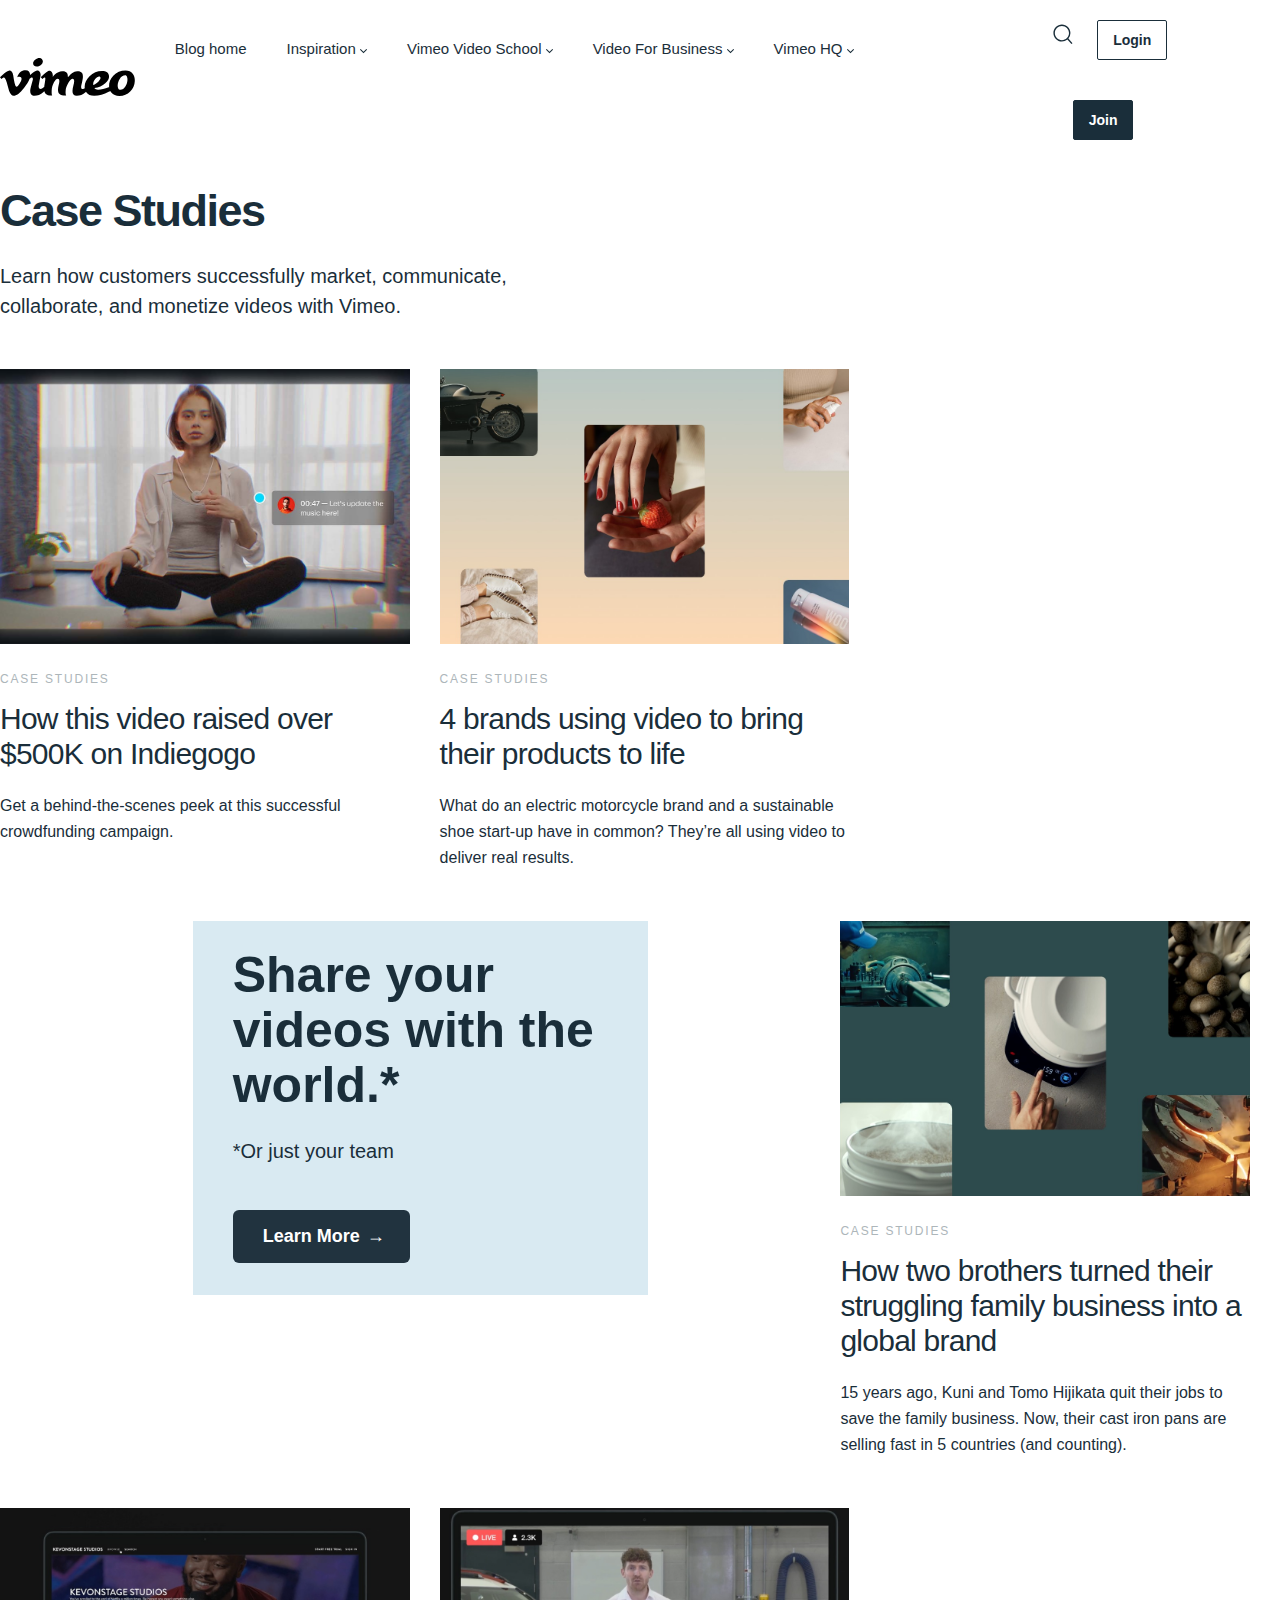
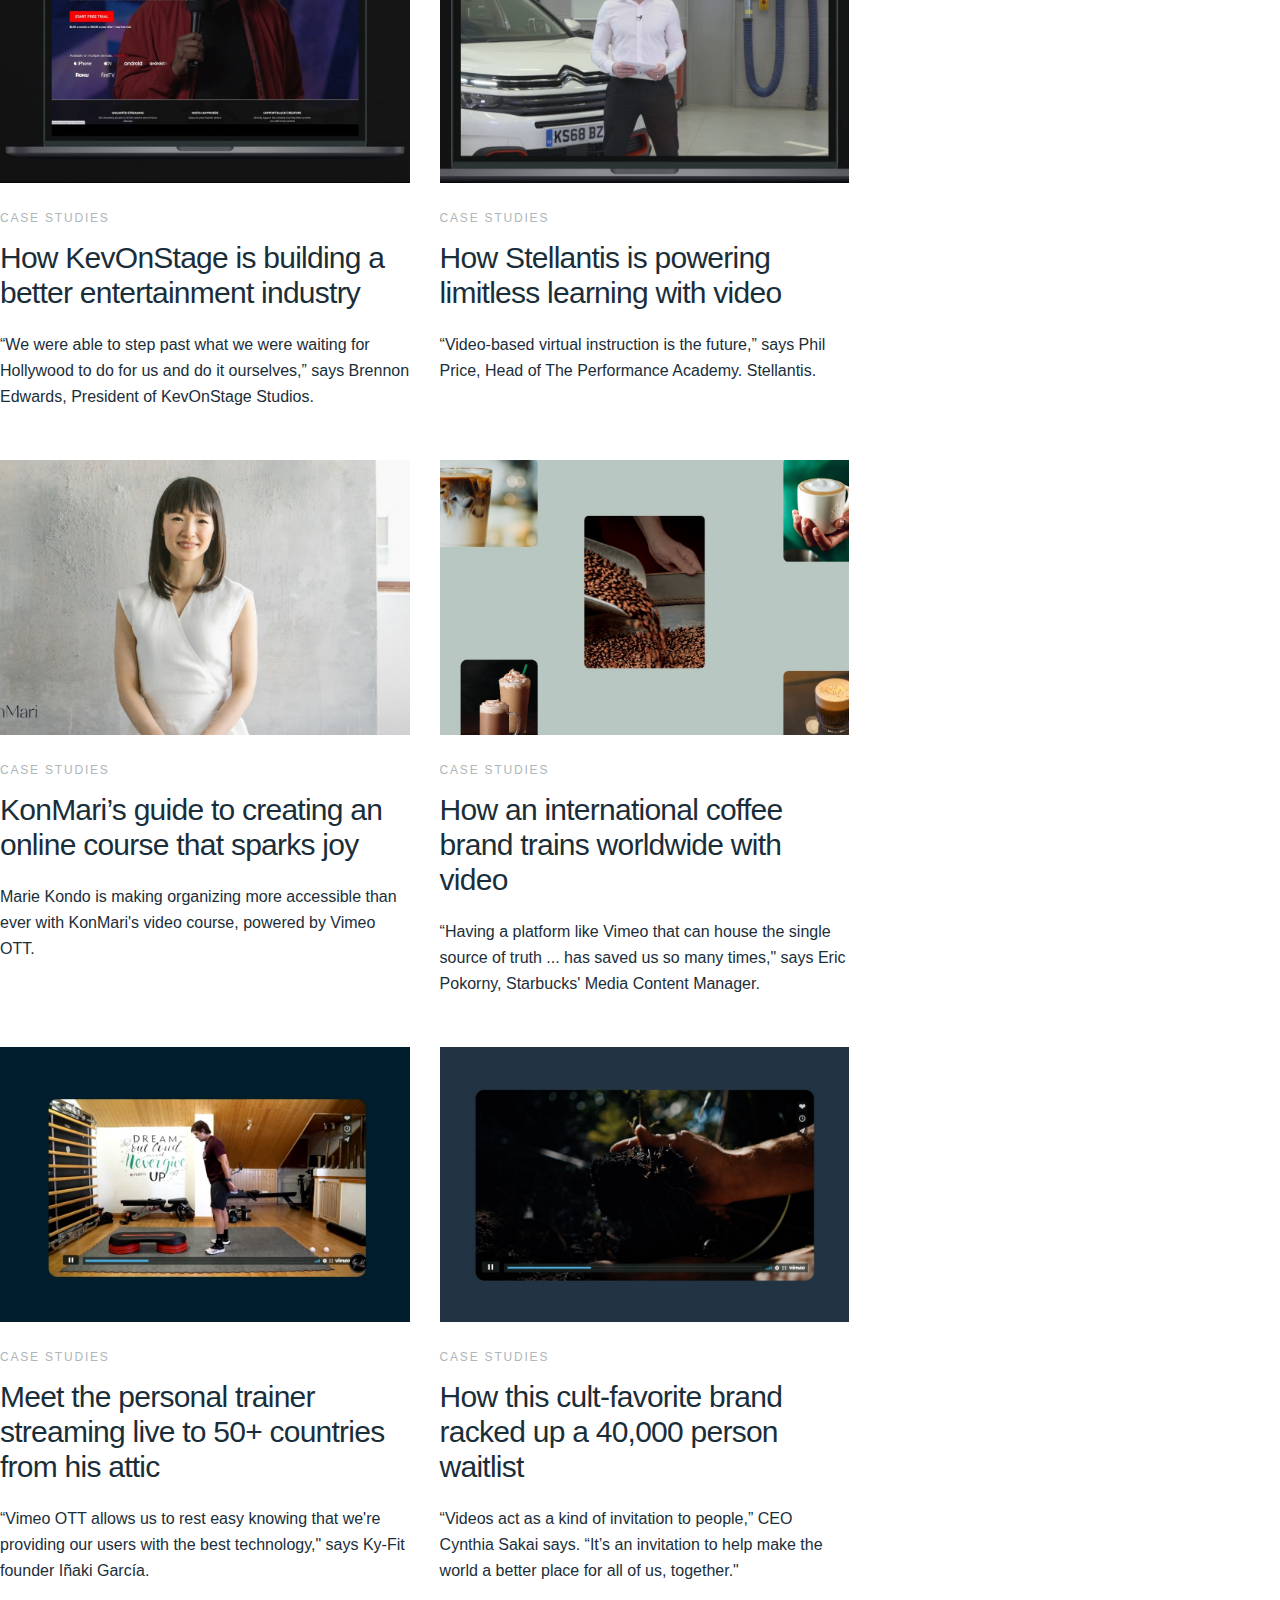
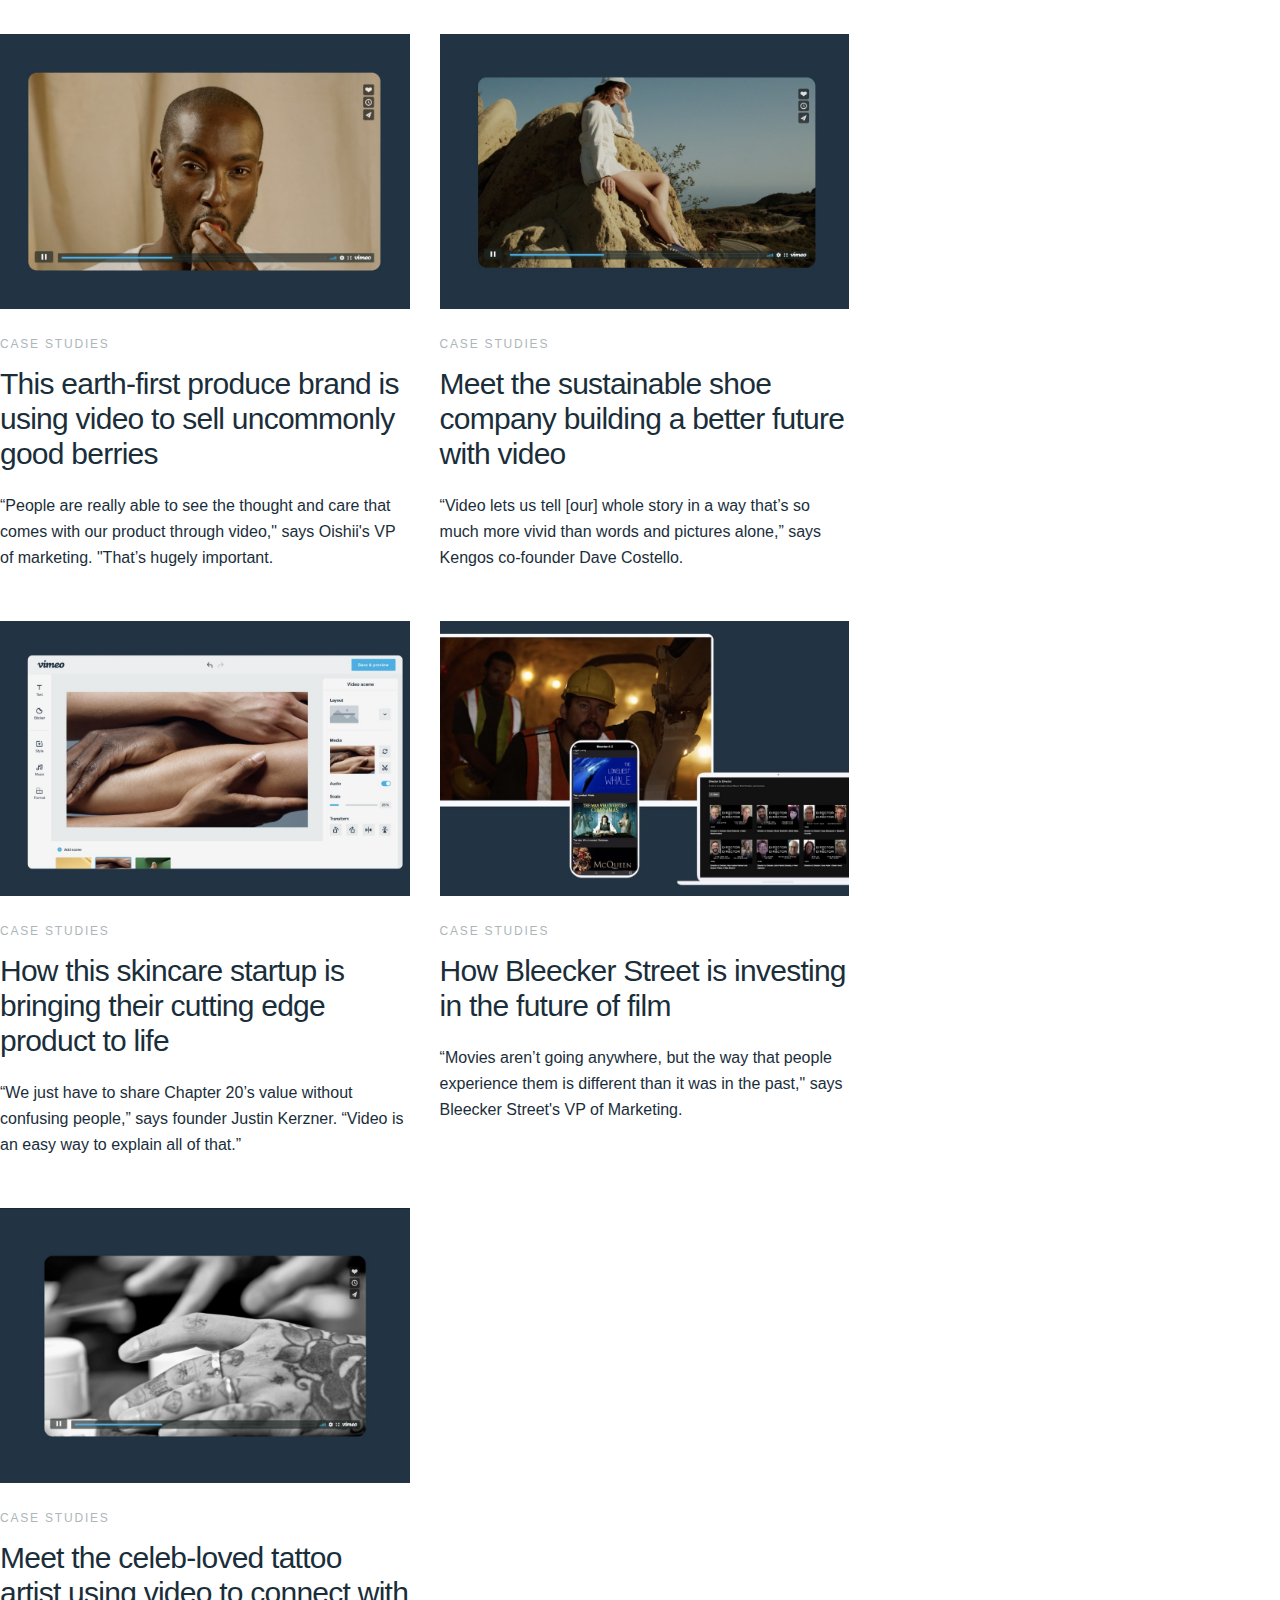
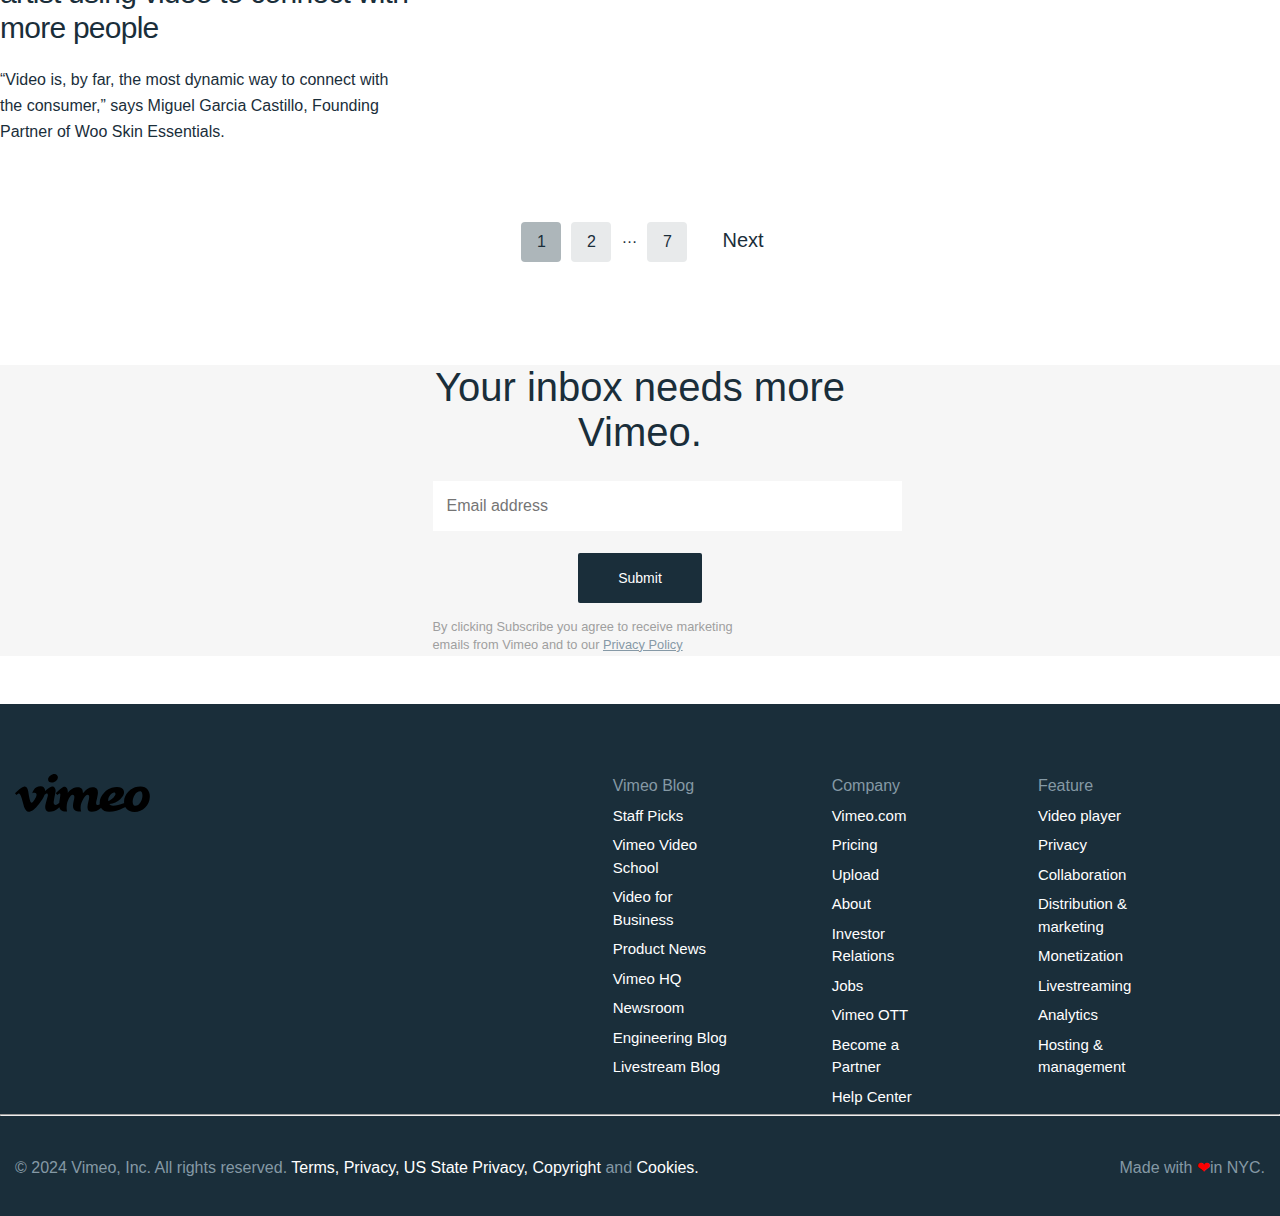
<file: Aniket/Anitket.html>
<!DOCTYPE html>
<html lang="en">
<head>
    <meta charset="UTF-8">
    <meta name="viewport" content="width=device-width, initial-scale=1.0">
    <title>Vimeo customer-stories</title>
    <link rel="stylesheet" href="AniketCss.css">
    <link rel="icon" href="../assests/icons8-vimeo-48.png">
</head>
<body>
    <header>
       <a href="../index.html">
        <div class="vimeo-wordmark">
            <svg  fill="none" xmlns="http://www.w3.org/2000/svg" height="38" viewBox="0 0 110 31">
                <path fill-rule="evenodd" clip-rule="evenodd" d="M89.05 23.77c-.025-.221-.043-.446-.055-.675-.186-3.105.955-5.957 3.426-8.556 2.65-2.888 5.982-4.332 9.998-4.332 2.576 0 4.528.85 5.855 2.546 1.253 1.553 1.823 3.556 1.713 6.01-.149 3.32-1.4 6.191-3.757 8.61C103.873 29.79 100.944 31 97.446 31c-2.909 0-5.119-.92-6.629-2.762-.3403-.4227-.635-.8803-.879-1.365-.395.241-.81.482-1.245.723-3.904 2.203-7.864 3.303-11.878 3.303-2.983 0-5.12-.977-6.409-2.927-.0941-.1369-.1835-.277-.268-.42-.039.034-.078.069-.118.102-2.468 2.096-4.935 3.143-7.401 3.143-2.396 0-3.555-1.3-3.481-3.902.035-1.157.266-2.546.689-4.172.423-1.626.654-2.891.691-3.794.037-1.373-.387-2.06-1.275-2.06-.96 0-2.105 1.121-3.436 3.362-1.404 2.35-2.163 4.628-2.273 6.832-.074 1.557.08 2.75.465 3.58-2.57.073-4.37-.343-5.397-1.247-.92-.795-1.342-2.114-1.267-3.958.035-1.157.216-2.314.542-3.471.325-1.157.505-2.187.543-3.092.074-1.338-.425-2.007-1.494-2.007-.923 0-1.92 1.032-2.988 3.092-1.069 2.06-1.66 4.213-1.77 6.454-.074 2.025.059 3.434.396 4.23-2.528.072-4.323-.45-5.386-1.57-.485-.515-.825-1.178-1.02-1.99-.206.193-.419.383-.636.57-2.469 2.096-4.936 3.143-7.403 3.143-1.142 0-2.017-.361-2.624-1.084-.607-.722-.893-1.66-.856-2.818.036-1.191.413-3.034 1.132-5.528.718-2.492 1.078-3.83 1.078-4.01 0-.939-.333-1.41-.994-1.41-.209 0-.777.338-1.705 1.01-.7 2.055-2.226 4.567-4.577 7.538-3.345 4.269-6.175 6.404-8.49 6.404-1.434 0-2.648-1.3-3.639-3.9l-1.986-7.151c-.736-2.6-1.525-3.9-2.37-3.9-.184 0-.828.38-1.93 1.138L0 15.62c1.2047-1.0388 2.40141-2.0868 3.59-3.144 1.62-1.374 2.835-2.097 3.646-2.17 1.914-.18 3.093 1.105 3.535 3.856.478 2.968.809 4.815.995 5.537.552 2.463 1.159 3.693 1.823 3.693.514 0 1.288-.799 2.32-2.396 1.03-1.598 1.581-2.813 1.656-3.648.147-1.38-.405-2.07-1.657-2.07-.589 0-1.196.133-1.82.396 1.208-3.89 3.519-5.778 6.928-5.67 2.277.065 3.47 1.377 3.578 3.936l1.646-1.464c1.584-1.374 2.762-2.097 3.538-2.17 1.214-.107 2.106.243 2.678 1.054.57.811.781 1.864.636 3.16-.48 2.198-.996 4.99-1.548 8.374-.037 1.55.534 2.324 1.713 2.324.514 0 1.435-.534 2.762-1.606l.048-.039c.085-.755.221-1.652.41-2.691.303-1.677.472-2.983.508-3.921.072-.648-.094-.973-.497-.973-.222 0-.848.366-1.88 1.096l-1.325-1.464c.184-.143 1.343-1.192 3.48-3.144 1.547-1.409 2.596-2.132 3.148-2.168.958-.073 1.732.315 2.32 1.165.59.85.885 1.835.885 2.955 0 .362-.037.705-.11 1.03.5359-.8134 1.1874-1.5444 1.934-2.17 1.694-1.445 3.591-2.26 5.69-2.44 1.805-.144 3.093.271 3.868 1.247.625.796.918 1.936.883 3.417.258-.215.534-.451.83-.705.846-.976 1.674-1.753 2.485-2.331 1.362-.976 2.781-1.518 4.253-1.628 1.768-.144 3.038.27 3.812 1.243.662.792.957 1.927.885 3.402-.038 1.01-.286 2.477-.746 4.404-.462 1.928-.691 3.034-.691 3.322-.037.758.037 1.28.221 1.568.184.288.625.43 1.325.43.315 0 .78-.199 1.398-.598-.0588-.4709-.0829-.9455-.072-1.42.035-2.928 1.362-5.71 3.978-8.35 2.872-2.891 6.26-4.338 10.164-4.338 3.61 0 5.524 1.443 5.746 4.328.147 1.838-.885 3.732-3.094 5.68-2.358 2.128-5.324 3.48-8.895 4.057.662.901 1.656 1.352 2.983 1.352 2.651 0 5.543-.661 8.675-1.986l.412-.174v.002Zm14.944-5.788c.037-.995-.1-1.908-.41-2.737-.311-.83-.759-1.245-1.34-1.245-1.862 0-3.394 1.015-4.596 3.042-1.024 1.66-1.571 3.429-1.643 5.308-.037.923.128 1.734.492 2.434.4.811.966 1.216 1.697 1.216 1.64 0 3.047-.976 4.214-2.93.985-1.623 1.513-3.318 1.586-5.088ZM81.998 16.41c.034-.939-.347-1.41-1.145-1.41-1.042 0-2.099.723-3.174 2.168-1.075 1.446-1.63 2.83-1.664 4.152-.02 0-.02.227 0 .68 1.6731-.6089 3.1854-1.5911 4.422-2.872 1.005-1.114 1.526-2.021 1.561-2.718ZM34.997 2.822c-.038.941-.5 1.845-1.389 2.71C32.61 6.512 31.425 7 30.056 7c-2.108 0-3.126-.94-3.052-2.822.036-.978.6-1.92 1.691-2.823C29.787.453 31 0 32.332 0c.777 0 1.424.312 1.943.932.517.622.757 1.251.722 1.89Z" fill="#000"></path>
            </svg>
       </a>
        
        </div>
        <div class="logo-content">
            <p>Blog home</p>
            <p>Inspiration 
                <svg width="7" height="6" viewBox="0 0 7 6" xmlns="http://www.w3.org/2000/svg">
                <path d="M3.5 3.757L6.328.928l.708.708L3.5 5.17-.036 1.636.672.928z" fill="#1A2E3A" fill-rule="nonzero"></path>
            </svg>
            </p>
            <p>Vimeo Video School 
                <svg width="7" height="6" viewBox="0 0 7 6" xmlns="http://www.w3.org/2000/svg">
                    <path d="M3.5 3.757L6.328.928l.708.708L3.5 5.17-.036 1.636.672.928z" fill="#1A2E3A" fill-rule="nonzero"></path>
                </svg>
            </p>
            <p>Video For Business
                <svg width="7" height="6" viewBox="0 0 7 6" xmlns="http://www.w3.org/2000/svg">
                    <path d="M3.5 3.757L6.328.928l.708.708L3.5 5.17-.036 1.636.672.928z" fill="#1A2E3A" fill-rule="nonzero"></path>
                </svg>
            </p>
            <p>Vimeo HQ 
                <svg width="7" height="6" viewBox="0 0 7 6" xmlns="http://www.w3.org/2000/svg">
                    <path d="M3.5 3.757L6.328.928l.708.708L3.5 5.17-.036 1.636.672.928z" fill="#1A2E3A" fill-rule="nonzero"></path>
                </svg>
            </p>
        </div>
        <div class="login-contetnt">
                <svg data-js-search-open="" width="20" height="21" vi="" ewbox="0 0 20 21" xmlns="http://www.w3.org/2000/svg">
                <path d="M15.415 14.57l4.073 4.564-1.07.972-4.026-4.51a8.437 8.437 0 0 1-5.472 2.015C4.225 17.61.4 13.752.4 9.016.4 4.279 4.225.42 8.92.42c4.695 0 8.52 3.858 8.52 8.595a8.6 8.6 0 0 1-2.025 5.555zM8.92 16.159c3.9 0 7.08-3.208 7.08-7.142s-3.18-7.142-7.08-7.142-7.08 3.208-7.08 7.142 3.18 7.142 7.08 7.142z" fill="#1A2E3A" fill-rule="evenodd"></path>
              </svg>
            
            <a class="nav-button"  style="font-size: 14px;font-family: helvetica neue , helvetica,Arial, Helvetica, sans-serif;" data-label="login" href="https://vimeo.com/log_in">Login</a>
            <a class="nav-button" style="background-color: #1a2e3a; color:#ffffff;font-size: 14px;font-family: helvetica neue , helvetica,Arial, Helvetica, sans-serif; " data-label="join" href="https://vimeo.com/join">Join</a>
        </div>
    </header>
     <br>

    <Main class="title">
        <div class="page-title">
         <h2>
            Case Studies
         </h2>
         </div>
         <div class="page-content">
            <p>
                Learn how customers successfully market, communicate, collaborate, and monetize videos with Vimeo.
            </p>
         </div>
     </Main>
     <br>
     <br>

     <section class="main-content">
        <div class="post-grid grid-3-up ">
            <div class="col">
                <div class="story-card">
                        <div class="story-card__media media-wrap">
                <div class="responsive-embed lazyloaded" data-src="https://vimeo.com/blog/wp-content/uploads/2023/10/indiegogo.jpg" style="background-image: url(image/1.jpg.jpg)";"">
            
                </div>
            </div>

            <div class="story-card__body">
                <a class="story-card__cat" href="https://vimeo.com/blog/category/case-study/">Case Studies</a>
    
                <a class="story-card__link" href="https://vimeo.com/blog/post/how-this-video-raised-over-500k-on-indiegogo/">
                     <h2 class="story-card__title">
                 <span>How this video raised over $500K on Indiegogo</span>
                     </h2>
                </a>
                <p class="story-card__excerpt">Get a behind-the-scenes peek at this successful crowdfunding campaign.</p>
                </div>
            </div>                                                                   
          </div>
            <div class="col">
                <div class="story-card">
                        <div class="story-card__media media-wrap">
                            <div class="responsive-embed lazyloaded" data-src="https://vimeo.com/blog/wp-content/uploads/2023/10/indiegogo.jpg" style="background-image: url(image/2.png.jpg);"">
            
                            </div>
                </div>
            </div>
            <div class="story-card__body">
                <a class="story-card__cat" href="https://vimeo.com/blog/category/case-study/">Case Studies</a>
                <a class="story-card__link" href="https://vimeo.com/blog/post/video-power-in-action-series/">
                    <h2 class="story-card__title">
                        <span>4 brands using video to bring their products to life</span>
                    </h2>
                </a>
                <p class="story-card__excerpt">What do an electric motorcycle brand and a sustainable shoe start-up have in common? They’re all using video to deliver real results.</p>
                </div>
            </div>
            
            <div class="upsell">
                
                <div class="upsell__inner">
                    <div class="upsell__content" style="background-color: #d9eaf2;">
                         <h3 class="upsell__content-title">Share your videos with the world.*</h3>
                           <p class="upsell__content-copy">*Or just your team</p>
                           <span class="upsell__content-cta-link" href="https://vimeo.com/upgrade" data-upsell-product="default-product" data-upsell-post-id="deafult-upsell">Learn More</span>
                    </div>
                </div>
            </div>
            

            
            <div class="col">
                <div class="story-card">
                        <div class="story-card__media media-wrap">
                            <div class="responsive-embed lazyloaded" data-src="https://vimeo.com/blog/wp-content/uploads/2023/10/indiegogo.jpg" style="background-image: url(image/3png.jpg);"">
            
                            </div>
            </div>

            <div class="story-card__body">
                <a class="story-card__cat" href="https://vimeo.com/blog/category/case-study/">Case Studies</a>
                    <h2 class="story-card__title">
                        <span>How two brothers turned their struggling family business into a global brand</span>
                    </h2>
                </a>
                <p class="story-card__excerpt">15 years ago, Kuni and Tomo Hijikata quit their jobs to save the family business. Now, their cast iron pans are selling fast in 5 countries (and counting).</p>
                </div>
            </div>                                                                   
          </div>



          <div class="col">
            <div class="story-card">
                    <div class="story-card__media media-wrap">
                        <div class="responsive-embed lazyloaded" data-src="https://vimeo.com/blog/wp-content/uploads/2023/10/indiegogo.jpg" style="background-image: url(image/4png.jpg);"">
            
                        </div>
        </div>

        <div class="story-card__body">
            <a class="story-card__cat" href="https://vimeo.com/blog/category/case-study/">Case Studies</a>

            <a class="story-card__link" href="https://vimeo.com/blog/post/how-this-video-raised-over-500k-on-indiegogo/">
                 <h2 class="story-card__title">
             <span>How KevOnStage is building a better entertainment industry</span>
                 </h2>
            </a>
            <p class="story-card__excerpt">“We were able to step past what we were waiting for Hollywood to do for us and do it ourselves,” says Brennon Edwards, President of KevOnStage Studios.</p>
            </div>
        </div>                                                                   
      </div>
      <div class="col">
        <div class="story-card">
                <div class="story-card__media media-wrap">
                    <div class="responsive-embed lazyloaded" data-src="https://vimeo.com/blog/wp-content/uploads/2023/10/indiegogo.jpg" style="background-image: url(image/5.png.jpg);"">
            
                    </div>
    </div>

    <div class="story-card__body">
        <a class="story-card__cat" href="https://vimeo.com/blog/category/case-study/">Case Studies</a>

        <a class="story-card__link" href="https://vimeo.com/blog/post/how-this-video-raised-over-500k-on-indiegogo/">
             <h2 class="story-card__title">
         <span>How Stellantis is powering limitless learning with video</span>
             </h2>
        </a>
        <p class="story-card__excerpt">“Video-based virtual instruction is the future,” says Phil Price, Head of The Performance Academy. Stellantis.</p>
        </div>
    </div>                                                                   
  </div>
  <div class="col">
    <div class="story-card">
            <div class="story-card__media media-wrap">
                <div class="responsive-embed lazyloaded" data-src="https://vimeo.com/blog/wp-content/uploads/2023/10/indiegogo.jpg" style="background-image: url(image/6.png.jpg);"">
            
                </div>
</div>

<div class="story-card__body">
    <a class="story-card__cat" href="https://vimeo.com/blog/category/case-study/">Case Studies</a>

    <a class="story-card__link" href="https://vimeo.com/blog/post/how-this-video-raised-over-500k-on-indiegogo/">
         <h2 class="story-card__title">
     <span>KonMari’s guide to creating an online course that sparks joy</span>
         </h2>
    </a>
    <p class="story-card__excerpt">Marie Kondo is making organizing more accessible than ever with KonMari's video course, powered by Vimeo OTT.</p>
    </div>
</div>                                                                   
</div>



<div class="col">
    <div class="story-card">
            <div class="story-card__media media-wrap">
                <div class="responsive-embed lazyloaded" data-src="https://vimeo.com/blog/wp-content/uploads/2023/10/indiegogo.jpg" style="background-image: url(image/7.png.jpg);"">
            
                </div>
</div>

<div class="story-card__body">
    <a class="story-card__cat" href="https://vimeo.com/blog/category/case-study/">Case Studies</a>

    <a class="story-card__link" href="https://vimeo.com/blog/post/how-this-video-raised-over-500k-on-indiegogo/">
         <h2 class="story-card__title">
     <span>How an international coffee brand trains worldwide with video</span>
         </h2>
    </a>
    <p class="story-card__excerpt">“Having a platform like Vimeo that can house the single source of truth ... has saved us so many times," says Eric Pokorny, Starbucks' Media Content Manager.</p>
    </div>
</div>                                                                   
</div>
<div class="col">
    <div class="story-card">
            <div class="story-card__media media-wrap">
                <div class="responsive-embed lazyloaded" data-src="https://vimeo.com/blog/wp-content/uploads/2023/10/indiegogo.jpg" style="background-image: url(image/8.png.jpg);"">
            
                </div>
</div>

<div class="story-card__body">
    <a class="story-card__cat" href="https://vimeo.com/blog/category/case-study/">Case Studies</a>

    <a class="story-card__link" href="https://vimeo.com/blog/post/how-this-video-raised-over-500k-on-indiegogo/">
         <h2 class="story-card__title">
     <span>​​Meet the personal trainer streaming live to 50+ countries from his attic</span>
         </h2>
    </a>
    <p class="story-card__excerpt">
“Vimeo OTT allows us to rest easy knowing that we're providing our users with the best technology," says Ky-Fit founder Iñaki García.</p>
    </div>
</div>                                                                   
</div>


<div class="col">
    <div class="story-card">
            <div class="story-card__media media-wrap">
                <div class="responsive-embed lazyloaded" data-src="https://vimeo.com/blog/wp-content/uploads/2023/10/indiegogo.jpg" style="background-image: url(image/9.png.jpg);"">
            
                </div>
</div>

<div class="story-card__body">
    <a class="story-card__cat" href="https://vimeo.com/blog/category/case-study/">Case Studies</a>

    <a class="story-card__link" href="https://vimeo.com/blog/post/how-this-video-raised-over-500k-on-indiegogo/">
         <h2 class="story-card__title">
     <span>How this cult-favorite brand racked up a 40,000 person waitlist</span>
         </h2>
    </a>
    <p class="story-card__excerpt">“Videos act as a kind of invitation to people,” CEO Cynthia Sakai says. “It’s an invitation to help make the world a better place for all of us, together."</p>
    </div>
</div>                                                                   
</div> 
<div class="col">
    <div class="story-card">
            <div class="story-card__media media-wrap">
                <div class="responsive-embed lazyloaded" data-src="https://vimeo.com/blog/wp-content/uploads/2023/10/indiegogo.jpg" style="background-image: url(image/10.png.jpg);"">
            
                </div>
</div>

<div class="story-card__body">
    <a class="story-card__cat" href="https://vimeo.com/blog/category/case-study/">Case Studies</a>

    <a class="story-card__link" href="https://vimeo.com/blog/post/how-this-video-raised-over-500k-on-indiegogo/">
         <h2 class="story-card__title">
     <span>
        This earth-first produce brand is using video to sell uncommonly good berries</span>
         </h2>
    </a>
    <p class="story-card__excerpt"> 
        “People are really able to see the thought and care that comes with our product through video," says Oishii's VP of marketing. "That’s hugely important.</p>
    </div>
</div>                                                                   
</div>
<div class="col">
    <div class="story-card">
            <div class="story-card__media media-wrap">
                <div class="responsive-embed lazyloaded" data-src="https://vimeo.com/blog/wp-content/uploads/2023/10/indiegogo.jpg" style="background-image: url(image/11.png.jpg);"">
            
                </div>
</div>

<div class="story-card__body">
    <a class="story-card__cat" href="https://vimeo.com/blog/category/case-study/">Case Studies</a>

    <a class="story-card__link" href="https://vimeo.com/blog/post/how-this-video-raised-over-500k-on-indiegogo/">
         <h2 class="story-card__title">
     <span>Meet the sustainable shoe company building a better future with video</span>
         </h2>
    </a>
    <p class="story-card__excerpt">“Video lets us tell [our] whole story in a way that’s so much more vivid than words and pictures alone,” says Kengos co-founder Dave Costello.</p>
    </div>
</div>                                                                   
</div>  


<div class="col">
    <div class="story-card">
            <div class="story-card__media media-wrap">
                <div class="responsive-embed lazyloaded" data-src="https://vimeo.com/blog/wp-content/uploads/2023/10/indiegogo.jpg" style="background-image: url(image/12.jpg);"">
            
                </div>
</div>
<div class="story-card__body">
    <a class="story-card__cat" href="https://vimeo.com/blog/category/case-study/">Case Studies</a>

    <a class="story-card__link" href="https://vimeo.com/blog/post/how-this-video-raised-over-500k-on-indiegogo/">
         <h2 class="story-card__title">
     <span>How this skincare startup is bringing their cutting edge product to life</span>
         </h2>
    </a>
    <p class="story-card__excerpt">“We just have to share Chapter 20’s value without confusing people,” says founder Justin Kerzner. “Video is an easy way to explain all of that.”</p>
    </div>
</div>                                                                   
</div>
<div class="col">
    <div class="story-card">
            <div class="story-card__media media-wrap">
                <div class="responsive-embed lazyloaded" data-src="https://vimeo.com/blog/wp-content/uploads/2023/10/indiegogo.jpg" style="background-image: url(image/13.png.jpg);"">
            
                </div>
</div>

<div class="story-card__body">
    <a class="story-card__cat" href="https://vimeo.com/blog/category/case-study/">Case Studies</a>

    <a class="story-card__link" href="https://vimeo.com/blog/post/how-this-video-raised-over-500k-on-indiegogo/">
         <h2 class="story-card__title">
     <span>How Bleecker Street is investing in the future of film</span>
         </h2>
    </a>
    <p class="story-card__excerpt">“Movies aren’t going anywhere, but the way that people experience them is different than it was in the past," says Bleecker Street's VP of Marketing.</p>
    </div>
</div>                                                                   
</div>
<div class="col">
    <div class="story-card">
            <div class="story-card__media media-wrap">
                <div class="responsive-embed lazyloaded" data-src="https://vimeo.com/blog/wp-content/uploads/2023/10/indiegogo.jpg" style="background-image: url(image/14.png.jpg);"">
            
                </div>
</div>

<div class="story-card__body">
    <a class="story-card__cat" href="https://vimeo.com/blog/category/case-study/">Case Studies</a>

    <a class="story-card__link" href="https://vimeo.com/blog/post/how-this-video-raised-over-500k-on-indiegogo/">
         <h2 class="story-card__title">
     <span>
        Meet the celeb-loved tattoo artist using video to connect with more people
        </span>
         </h2>
    </a>
    <p class="story-card__excerpt">
        “Video is, by far, the most dynamic way to connect with the consumer,” says Miguel Garcia Castillo, Founding Partner of Woo Skin Essentials.</p>
    </div>
</div> 


                                                                 
          </div> 
     </section>
     <br><br><br>
     <div class="pagination">
        <span aria-current="page" class="page-numbers current">1</span>
             <a class="page-numbers" href="https://vimeo.com/blog/category/case-study/page/2/">2</a>
        <span class="page-numbers dots">…</span>
              <a class="page-numbers" href="https://vimeo.com/blog/category/case-study/page/7/">7</a>
         <a class="next page-numbers" href="https://vimeo.com/blog/category/case-study/page/2/">Next</a>
    </div>
    <br><br> 

    <div class="newsletter-callout" id="newsletter">
        <div class="newsletter-callout__inner">
            <h2 class="newsletter-callout__title">Your inbox needs more Vimeo. </h2>
                    <form class="email-form should-fade" action="https://cl.s6.exct.net/DEManager.aspx" name="subscribeForm" method="post">
                
                <label for="newsletter-email-address" class="screen-reader-text"></label>
                <input id="newsletter-email-address" type="email" name="email_address" class="form-control" required="" placeholder="Email address" fdprocessedid="izeefc">
                <input type="submit" value="Submit" class="form-button button" fdprocessedid="o4j5uf">
                <small class="privay-message">By clicking Subscribe you agree to receive marketing emails from Vimeo and to our <a href="https://vimeo.com/privacy">Privacy Policy</a></small>
            </form>
        </div>
    </div>
    <br>
    <br>
    <footer>
        <div class="vimeo-wordmark1">
            <svg  fill="none" xmlns="http://www.w3.org/2000/svg" height="38" viewBox="0 0 110 31">
                <path fill-rule="evenodd" clip-rule="evenodd" d="M89.05 23.77c-.025-.221-.043-.446-.055-.675-.186-3.105.955-5.957 3.426-8.556 2.65-2.888 5.982-4.332 9.998-4.332 2.576 0 4.528.85 5.855 2.546 1.253 1.553 1.823 3.556 1.713 6.01-.149 3.32-1.4 6.191-3.757 8.61C103.873 29.79 100.944 31 97.446 31c-2.909 0-5.119-.92-6.629-2.762-.3403-.4227-.635-.8803-.879-1.365-.395.241-.81.482-1.245.723-3.904 2.203-7.864 3.303-11.878 3.303-2.983 0-5.12-.977-6.409-2.927-.0941-.1369-.1835-.277-.268-.42-.039.034-.078.069-.118.102-2.468 2.096-4.935 3.143-7.401 3.143-2.396 0-3.555-1.3-3.481-3.902.035-1.157.266-2.546.689-4.172.423-1.626.654-2.891.691-3.794.037-1.373-.387-2.06-1.275-2.06-.96 0-2.105 1.121-3.436 3.362-1.404 2.35-2.163 4.628-2.273 6.832-.074 1.557.08 2.75.465 3.58-2.57.073-4.37-.343-5.397-1.247-.92-.795-1.342-2.114-1.267-3.958.035-1.157.216-2.314.542-3.471.325-1.157.505-2.187.543-3.092.074-1.338-.425-2.007-1.494-2.007-.923 0-1.92 1.032-2.988 3.092-1.069 2.06-1.66 4.213-1.77 6.454-.074 2.025.059 3.434.396 4.23-2.528.072-4.323-.45-5.386-1.57-.485-.515-.825-1.178-1.02-1.99-.206.193-.419.383-.636.57-2.469 2.096-4.936 3.143-7.403 3.143-1.142 0-2.017-.361-2.624-1.084-.607-.722-.893-1.66-.856-2.818.036-1.191.413-3.034 1.132-5.528.718-2.492 1.078-3.83 1.078-4.01 0-.939-.333-1.41-.994-1.41-.209 0-.777.338-1.705 1.01-.7 2.055-2.226 4.567-4.577 7.538-3.345 4.269-6.175 6.404-8.49 6.404-1.434 0-2.648-1.3-3.639-3.9l-1.986-7.151c-.736-2.6-1.525-3.9-2.37-3.9-.184 0-.828.38-1.93 1.138L0 15.62c1.2047-1.0388 2.40141-2.0868 3.59-3.144 1.62-1.374 2.835-2.097 3.646-2.17 1.914-.18 3.093 1.105 3.535 3.856.478 2.968.809 4.815.995 5.537.552 2.463 1.159 3.693 1.823 3.693.514 0 1.288-.799 2.32-2.396 1.03-1.598 1.581-2.813 1.656-3.648.147-1.38-.405-2.07-1.657-2.07-.589 0-1.196.133-1.82.396 1.208-3.89 3.519-5.778 6.928-5.67 2.277.065 3.47 1.377 3.578 3.936l1.646-1.464c1.584-1.374 2.762-2.097 3.538-2.17 1.214-.107 2.106.243 2.678 1.054.57.811.781 1.864.636 3.16-.48 2.198-.996 4.99-1.548 8.374-.037 1.55.534 2.324 1.713 2.324.514 0 1.435-.534 2.762-1.606l.048-.039c.085-.755.221-1.652.41-2.691.303-1.677.472-2.983.508-3.921.072-.648-.094-.973-.497-.973-.222 0-.848.366-1.88 1.096l-1.325-1.464c.184-.143 1.343-1.192 3.48-3.144 1.547-1.409 2.596-2.132 3.148-2.168.958-.073 1.732.315 2.32 1.165.59.85.885 1.835.885 2.955 0 .362-.037.705-.11 1.03.5359-.8134 1.1874-1.5444 1.934-2.17 1.694-1.445 3.591-2.26 5.69-2.44 1.805-.144 3.093.271 3.868 1.247.625.796.918 1.936.883 3.417.258-.215.534-.451.83-.705.846-.976 1.674-1.753 2.485-2.331 1.362-.976 2.781-1.518 4.253-1.628 1.768-.144 3.038.27 3.812 1.243.662.792.957 1.927.885 3.402-.038 1.01-.286 2.477-.746 4.404-.462 1.928-.691 3.034-.691 3.322-.037.758.037 1.28.221 1.568.184.288.625.43 1.325.43.315 0 .78-.199 1.398-.598-.0588-.4709-.0829-.9455-.072-1.42.035-2.928 1.362-5.71 3.978-8.35 2.872-2.891 6.26-4.338 10.164-4.338 3.61 0 5.524 1.443 5.746 4.328.147 1.838-.885 3.732-3.094 5.68-2.358 2.128-5.324 3.48-8.895 4.057.662.901 1.656 1.352 2.983 1.352 2.651 0 5.543-.661 8.675-1.986l.412-.174v.002Zm14.944-5.788c.037-.995-.1-1.908-.41-2.737-.311-.83-.759-1.245-1.34-1.245-1.862 0-3.394 1.015-4.596 3.042-1.024 1.66-1.571 3.429-1.643 5.308-.037.923.128 1.734.492 2.434.4.811.966 1.216 1.697 1.216 1.64 0 3.047-.976 4.214-2.93.985-1.623 1.513-3.318 1.586-5.088ZM81.998 16.41c.034-.939-.347-1.41-1.145-1.41-1.042 0-2.099.723-3.174 2.168-1.075 1.446-1.63 2.83-1.664 4.152-.02 0-.02.227 0 .68 1.6731-.6089 3.1854-1.5911 4.422-2.872 1.005-1.114 1.526-2.021 1.561-2.718ZM34.997 2.822c-.038.941-.5 1.845-1.389 2.71C32.61 6.512 31.425 7 30.056 7c-2.108 0-3.126-.94-3.052-2.822.036-.978.6-1.92 1.691-2.823C29.787.453 31 0 32.332 0c.777 0 1.424.312 1.943.932.517.622.757 1.251.722 1.89Z" fill="#000"></path>
            </svg>
        
        </div>
        <div class="site-footer__nav-section">
            <div class="site-footer__section-title is-open" style="color: #8599A5;">Vimeo Blog</div>
                <nav class="footer-section-nav" style="height: 197px;">
                     <a title="Staff Picks" class="footer-section-nav__item">Staff Picks</a>
                        <a title="Vimeo Video School" class="footer-section-nav__item">Vimeo Video School</a>
                         <a title="Video for Business" class="footer-section-nav__item" >Video for Business</a>
                         <a title="Product News" class="footer-section-nav__item" >Product News</a>
                         <a title="Vimeo HQ" class="footer-section-nav__item">Vimeo HQ</a>
                         <a title="Newsroom" class="footer-section-nav__item" >Newsroom</a>
                         <a title="Engineering Blog" class="footer-section-nav__item">Engineering Blog</a>
                         <a title="Livestream Blog" class="footer-section-nav__item">Livestream Blog</a>
                </nav>
            </div>
            <div class="site-footer__nav-section">
                <div class="site-footer__section-title is-open" style="color: #8599A5;">Company</div>
                    <nav class="footer-section-nav" style="height: 197px;">
                         <a title="Staff Picks" class="footer-section-nav__item">Vimeo.com</a>
                            <a title="Vimeo Video School" class="footer-section-nav__item">Pricing</a>
                             <a title="Video for Business" class="footer-section-nav__item" >Upload
                            </a>
                             <a title="Product News" class="footer-section-nav__item" >About</a>
                             <a title="Vimeo HQ" class="footer-section-nav__item">
                                Investor Relations
                                </a>
                             
                             <a title="Engineering Blog" class="footer-section-nav__item">Jobs</a>
                             <a title="Livestream Blog" class="footer-section-nav__item">Vimeo OTT</a>
                             <a title="Livestream Blog" class="footer-section-nav__item">Become a Partner</a>
                             <a title="Livestream Blog" class="footer-section-nav__item">Help Center</a>
                    </nav>
                </div>
                <div class="site-footer__nav-section">
                    <div class="site-footer__section-title is-open" style="color: #8599A5;">Feature</div>
                        <nav class="footer-section-nav" style="height: 197px;">
                             <a title="Staff Picks" class="footer-section-nav__item">Video player</a>
                                
                                 <a title="Video for Business" class="footer-section-nav__item" >Privacy</a>
                                 <a title="Product News" class="footer-section-nav__item" >Collaboration</a>
                                 <a title="Vimeo HQ" class="footer-section-nav__item">Distribution & marketing</a>
                                 <a title="Newsroom" class="footer-section-nav__item" >Monetization</a>
                                 <a title="Engineering Blog" class="footer-section-nav__item">Livestreaming</a>
                                 <a title="Livestream Blog" class="footer-section-nav__item">Analytics</a>
                                 <a title="Livestream Blog" class="footer-section-nav__item">Hosting & management</a>
                        </nav>
                        
                    </div> 
    </footer>
    <hr>
    <div class="footer-corp">
       <p style="color: #ffffff; margin-top: 40px;margin-left: 15px;">
        <span style="color: #8599A5;">© 2024 Vimeo, Inc. All rights reserved.</span>
        Terms, Privacy, US State Privacy, Copyright <span style="color: #8599A5;">and</span> Cookies.</p>
        <p style="color: #8599A5; margin-top: 40px; margin-right: 15px;">Made with  <span style="color: red;">&#10084;</span>in NYC.</p>
    </div>
    

</body>
</html>
</file>
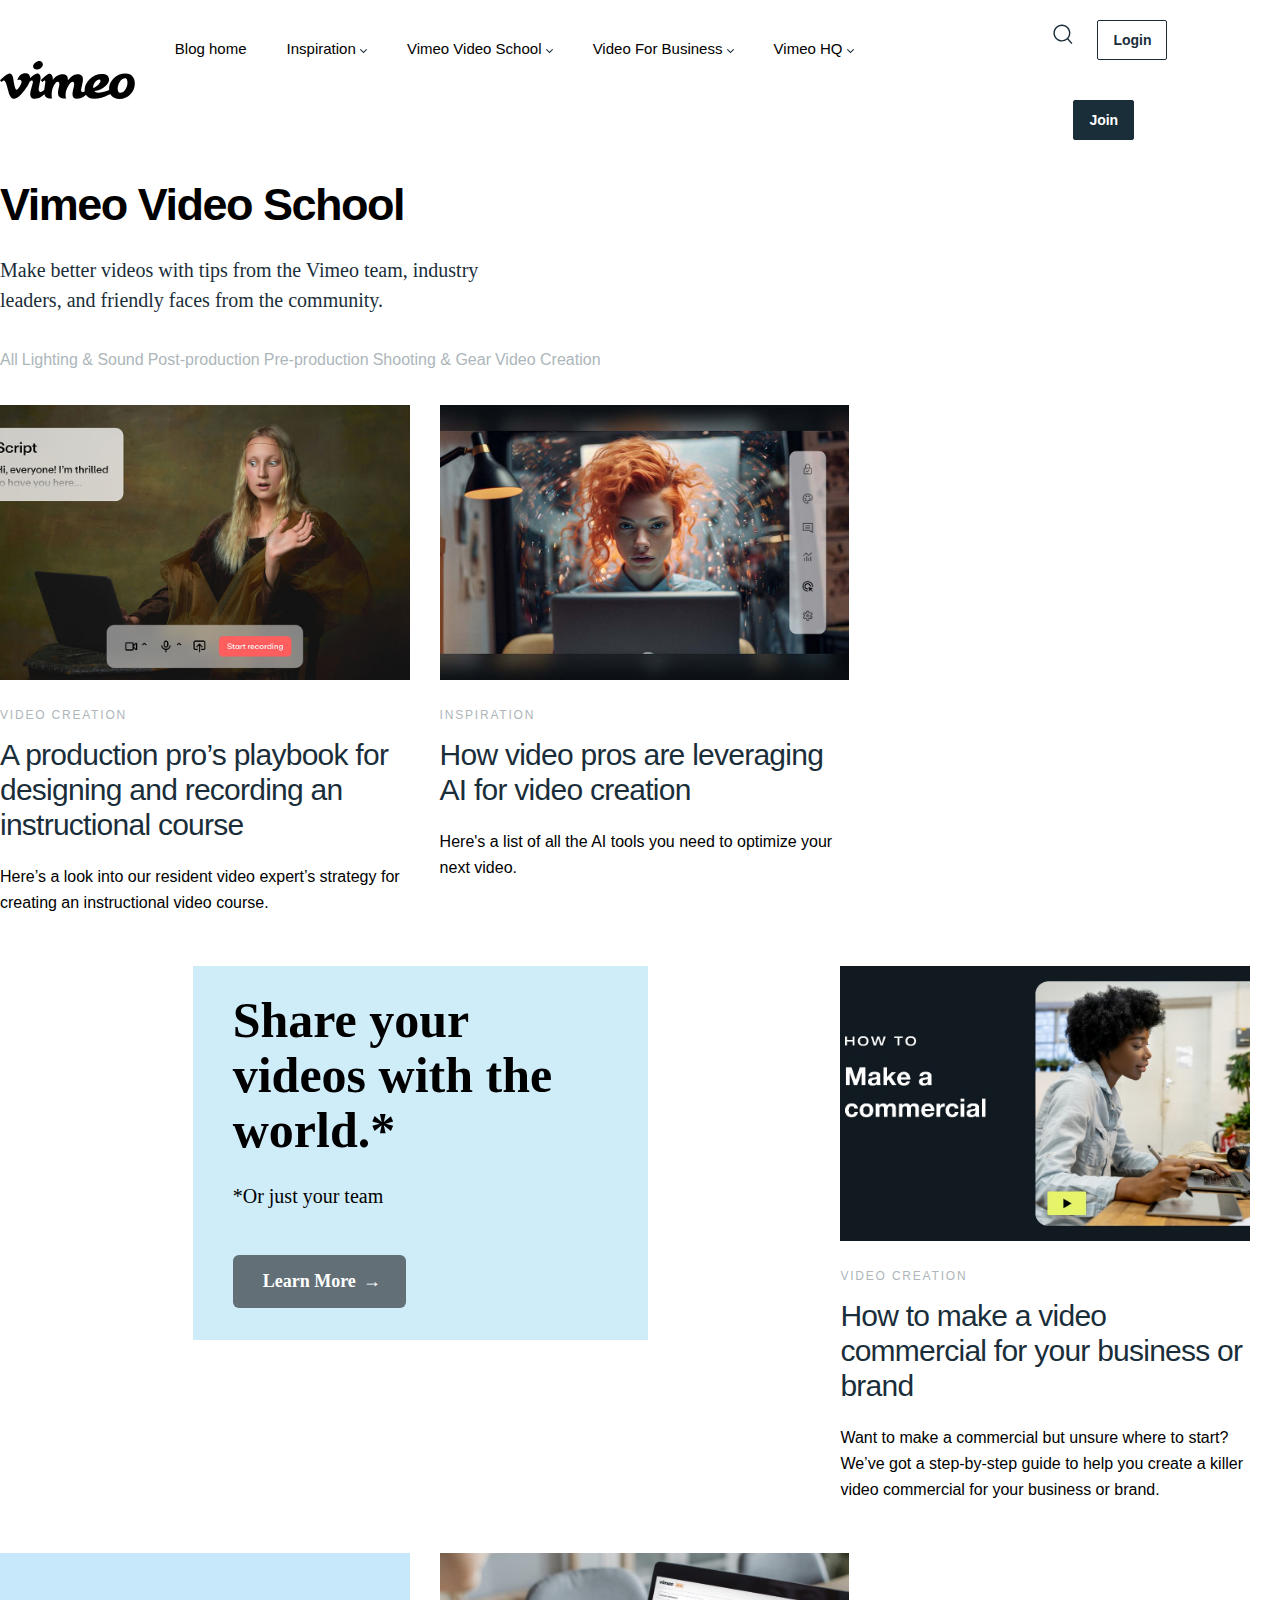
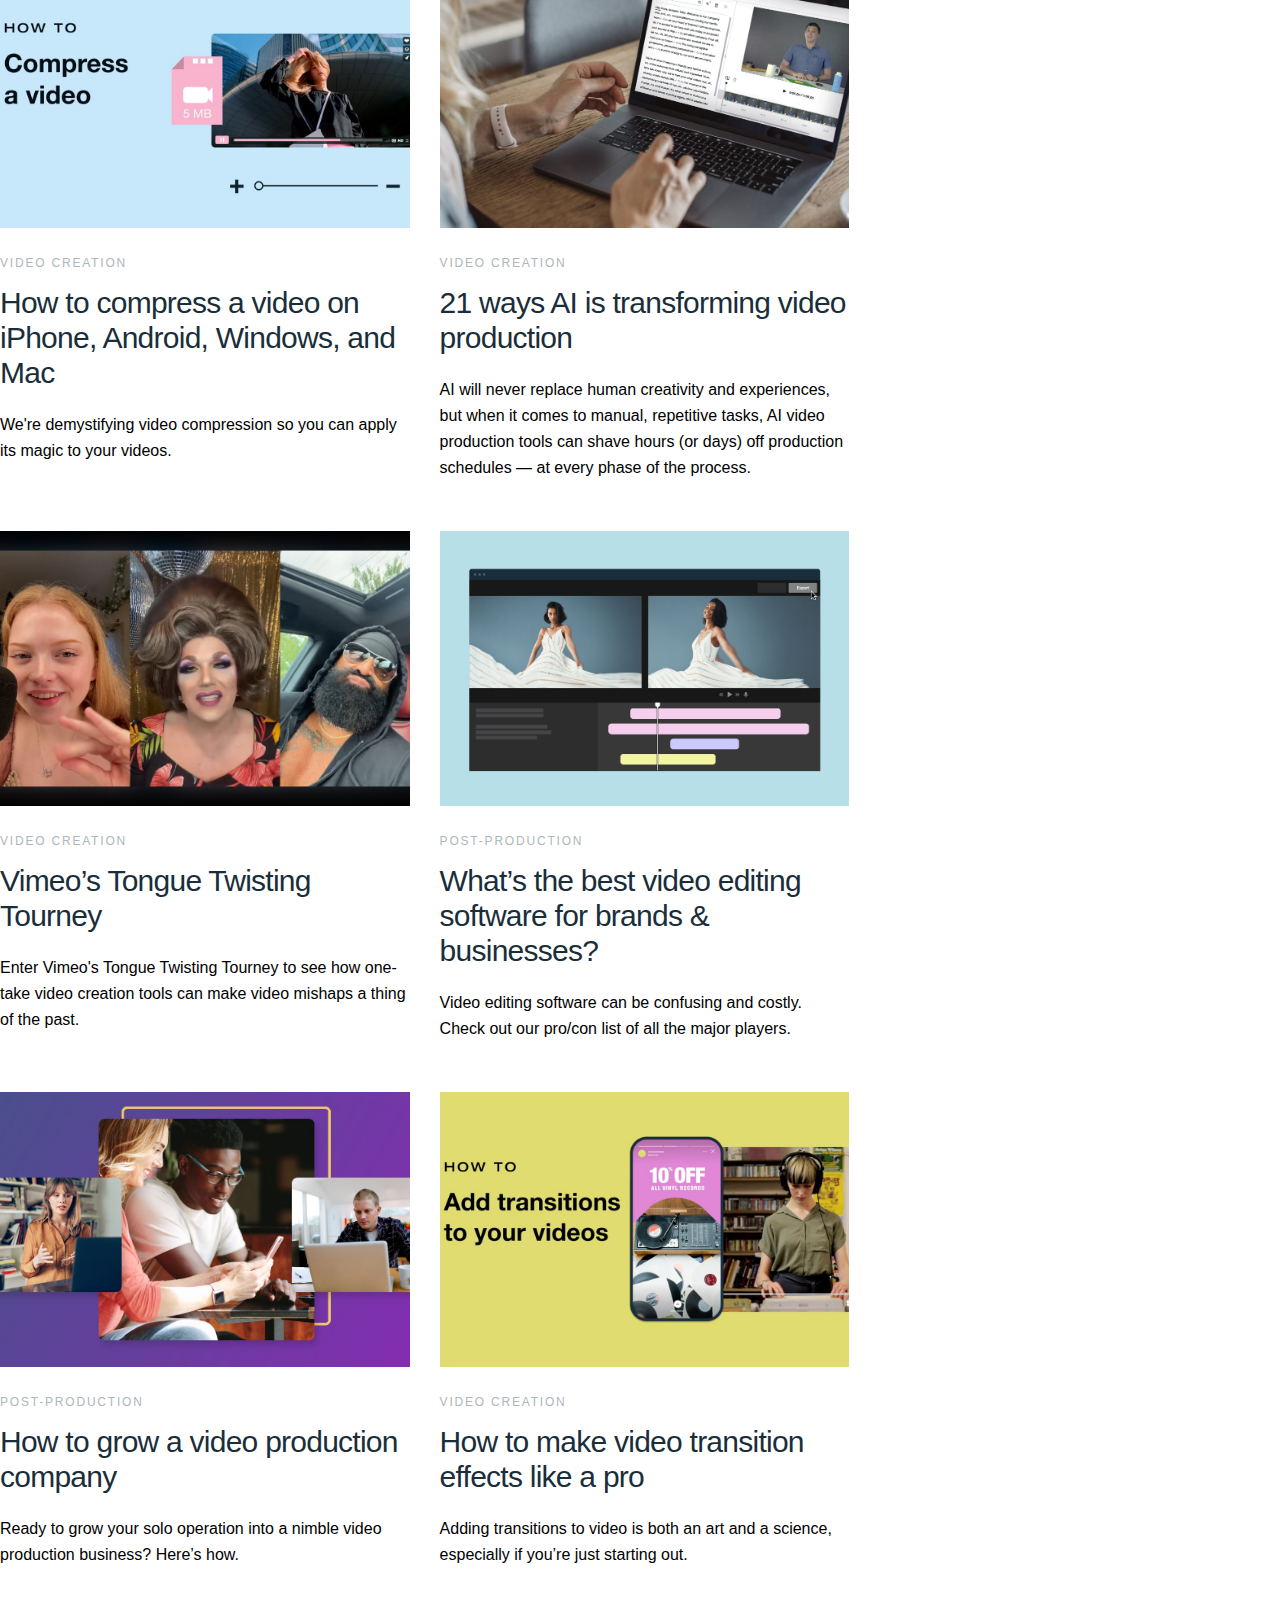
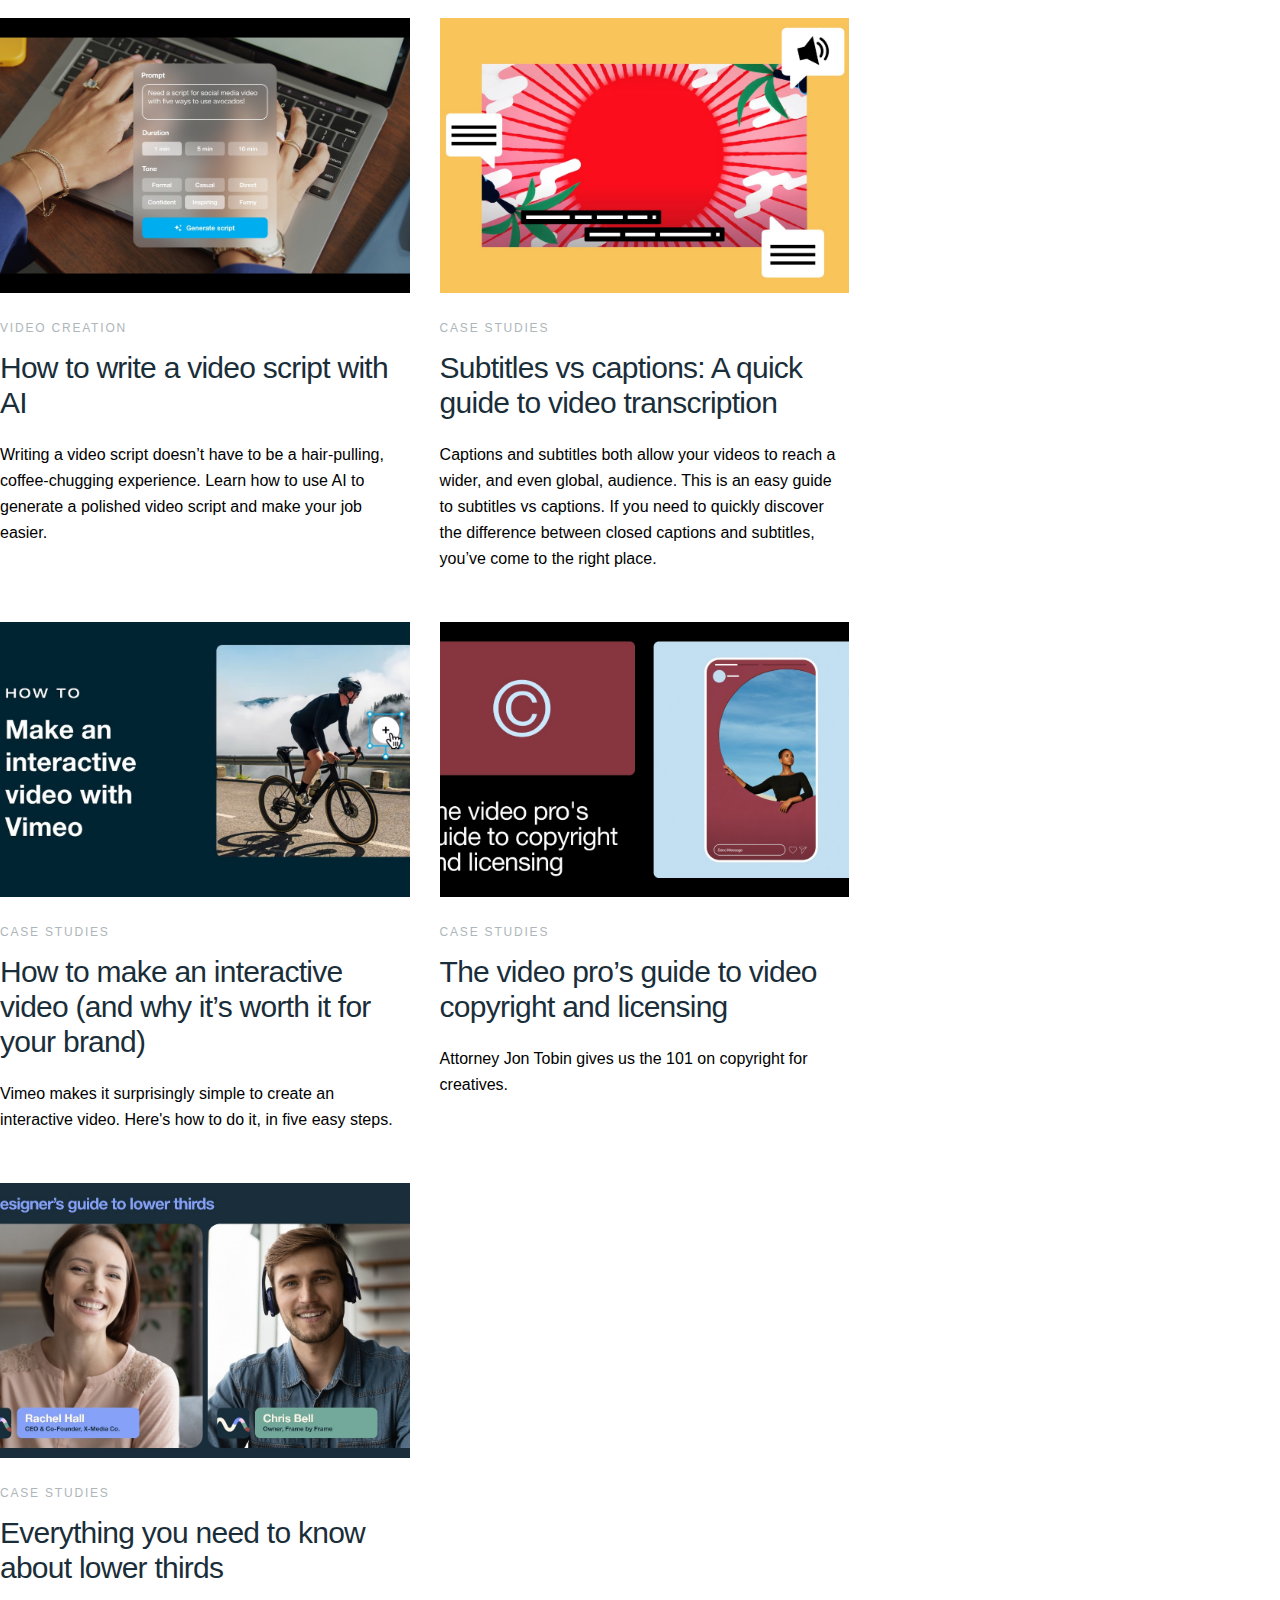
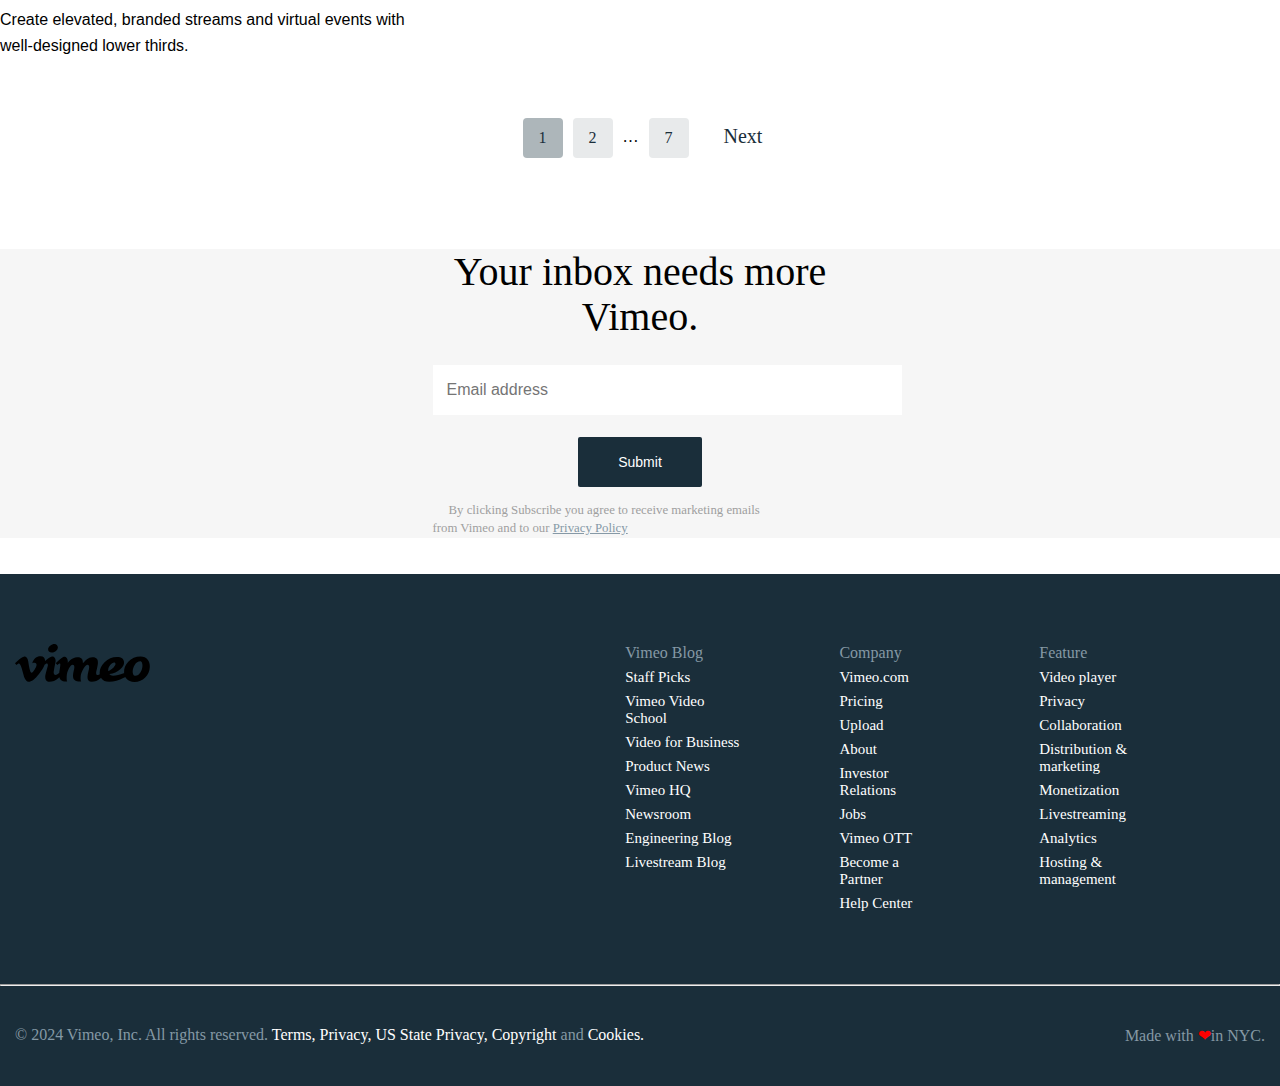
<file: Aniket/AnketSecond.html>
<!DOCTYPE html>
<html lang="en">
<head>
    <meta charset="UTF-8">
    <meta name="viewport" content="width=device-width, initial-scale=1.0">
    <title>Vimeo-video</title>
    <link rel="icon" href="../assests/icons8-vimeo-48.png">
    <link rel="stylesheet" href="Second.css">
</head>
<body>
    <header>
        <div class="vimeo-wordmark">
            <svg  fill="none" xmlns="http://www.w3.org/2000/svg" height="38" viewBox="0 0 110 31">
                <path fill-rule="evenodd" clip-rule="evenodd" d="M89.05 23.77c-.025-.221-.043-.446-.055-.675-.186-3.105.955-5.957 3.426-8.556 2.65-2.888 5.982-4.332 9.998-4.332 2.576 0 4.528.85 5.855 2.546 1.253 1.553 1.823 3.556 1.713 6.01-.149 3.32-1.4 6.191-3.757 8.61C103.873 29.79 100.944 31 97.446 31c-2.909 0-5.119-.92-6.629-2.762-.3403-.4227-.635-.8803-.879-1.365-.395.241-.81.482-1.245.723-3.904 2.203-7.864 3.303-11.878 3.303-2.983 0-5.12-.977-6.409-2.927-.0941-.1369-.1835-.277-.268-.42-.039.034-.078.069-.118.102-2.468 2.096-4.935 3.143-7.401 3.143-2.396 0-3.555-1.3-3.481-3.902.035-1.157.266-2.546.689-4.172.423-1.626.654-2.891.691-3.794.037-1.373-.387-2.06-1.275-2.06-.96 0-2.105 1.121-3.436 3.362-1.404 2.35-2.163 4.628-2.273 6.832-.074 1.557.08 2.75.465 3.58-2.57.073-4.37-.343-5.397-1.247-.92-.795-1.342-2.114-1.267-3.958.035-1.157.216-2.314.542-3.471.325-1.157.505-2.187.543-3.092.074-1.338-.425-2.007-1.494-2.007-.923 0-1.92 1.032-2.988 3.092-1.069 2.06-1.66 4.213-1.77 6.454-.074 2.025.059 3.434.396 4.23-2.528.072-4.323-.45-5.386-1.57-.485-.515-.825-1.178-1.02-1.99-.206.193-.419.383-.636.57-2.469 2.096-4.936 3.143-7.403 3.143-1.142 0-2.017-.361-2.624-1.084-.607-.722-.893-1.66-.856-2.818.036-1.191.413-3.034 1.132-5.528.718-2.492 1.078-3.83 1.078-4.01 0-.939-.333-1.41-.994-1.41-.209 0-.777.338-1.705 1.01-.7 2.055-2.226 4.567-4.577 7.538-3.345 4.269-6.175 6.404-8.49 6.404-1.434 0-2.648-1.3-3.639-3.9l-1.986-7.151c-.736-2.6-1.525-3.9-2.37-3.9-.184 0-.828.38-1.93 1.138L0 15.62c1.2047-1.0388 2.40141-2.0868 3.59-3.144 1.62-1.374 2.835-2.097 3.646-2.17 1.914-.18 3.093 1.105 3.535 3.856.478 2.968.809 4.815.995 5.537.552 2.463 1.159 3.693 1.823 3.693.514 0 1.288-.799 2.32-2.396 1.03-1.598 1.581-2.813 1.656-3.648.147-1.38-.405-2.07-1.657-2.07-.589 0-1.196.133-1.82.396 1.208-3.89 3.519-5.778 6.928-5.67 2.277.065 3.47 1.377 3.578 3.936l1.646-1.464c1.584-1.374 2.762-2.097 3.538-2.17 1.214-.107 2.106.243 2.678 1.054.57.811.781 1.864.636 3.16-.48 2.198-.996 4.99-1.548 8.374-.037 1.55.534 2.324 1.713 2.324.514 0 1.435-.534 2.762-1.606l.048-.039c.085-.755.221-1.652.41-2.691.303-1.677.472-2.983.508-3.921.072-.648-.094-.973-.497-.973-.222 0-.848.366-1.88 1.096l-1.325-1.464c.184-.143 1.343-1.192 3.48-3.144 1.547-1.409 2.596-2.132 3.148-2.168.958-.073 1.732.315 2.32 1.165.59.85.885 1.835.885 2.955 0 .362-.037.705-.11 1.03.5359-.8134 1.1874-1.5444 1.934-2.17 1.694-1.445 3.591-2.26 5.69-2.44 1.805-.144 3.093.271 3.868 1.247.625.796.918 1.936.883 3.417.258-.215.534-.451.83-.705.846-.976 1.674-1.753 2.485-2.331 1.362-.976 2.781-1.518 4.253-1.628 1.768-.144 3.038.27 3.812 1.243.662.792.957 1.927.885 3.402-.038 1.01-.286 2.477-.746 4.404-.462 1.928-.691 3.034-.691 3.322-.037.758.037 1.28.221 1.568.184.288.625.43 1.325.43.315 0 .78-.199 1.398-.598-.0588-.4709-.0829-.9455-.072-1.42.035-2.928 1.362-5.71 3.978-8.35 2.872-2.891 6.26-4.338 10.164-4.338 3.61 0 5.524 1.443 5.746 4.328.147 1.838-.885 3.732-3.094 5.68-2.358 2.128-5.324 3.48-8.895 4.057.662.901 1.656 1.352 2.983 1.352 2.651 0 5.543-.661 8.675-1.986l.412-.174v.002Zm14.944-5.788c.037-.995-.1-1.908-.41-2.737-.311-.83-.759-1.245-1.34-1.245-1.862 0-3.394 1.015-4.596 3.042-1.024 1.66-1.571 3.429-1.643 5.308-.037.923.128 1.734.492 2.434.4.811.966 1.216 1.697 1.216 1.64 0 3.047-.976 4.214-2.93.985-1.623 1.513-3.318 1.586-5.088ZM81.998 16.41c.034-.939-.347-1.41-1.145-1.41-1.042 0-2.099.723-3.174 2.168-1.075 1.446-1.63 2.83-1.664 4.152-.02 0-.02.227 0 .68 1.6731-.6089 3.1854-1.5911 4.422-2.872 1.005-1.114 1.526-2.021 1.561-2.718ZM34.997 2.822c-.038.941-.5 1.845-1.389 2.71C32.61 6.512 31.425 7 30.056 7c-2.108 0-3.126-.94-3.052-2.822.036-.978.6-1.92 1.691-2.823C29.787.453 31 0 32.332 0c.777 0 1.424.312 1.943.932.517.622.757 1.251.722 1.89Z" fill="#000"></path>
            </svg>
        
        </div>
        <div class="logo-content">
            <p>Blog home</p>
            <p>Inspiration 
                <svg width="7" height="6" viewBox="0 0 7 6" xmlns="http://www.w3.org/2000/svg">
                <path d="M3.5 3.757L6.328.928l.708.708L3.5 5.17-.036 1.636.672.928z" fill="#1A2E3A" fill-rule="nonzero"></path>
            </svg>
            </p>
            <p>Vimeo Video School 
                <svg width="7" height="6" viewBox="0 0 7 6" xmlns="http://www.w3.org/2000/svg">
                    <path d="M3.5 3.757L6.328.928l.708.708L3.5 5.17-.036 1.636.672.928z" fill="#1A2E3A" fill-rule="nonzero"></path>
                </svg>
            </p>
            <p>Video For Business
                <svg width="7" height="6" viewBox="0 0 7 6" xmlns="http://www.w3.org/2000/svg">
                    <path d="M3.5 3.757L6.328.928l.708.708L3.5 5.17-.036 1.636.672.928z" fill="#1A2E3A" fill-rule="nonzero"></path>
                </svg>
            </p>
            <p>Vimeo HQ 
                <svg width="7" height="6" viewBox="0 0 7 6" xmlns="http://www.w3.org/2000/svg">
                    <path d="M3.5 3.757L6.328.928l.708.708L3.5 5.17-.036 1.636.672.928z" fill="#1A2E3A" fill-rule="nonzero"></path>
                </svg>
            </p>
        </div>
        <div class="login-contetnt">
                <svg data-js-search-open="" width="20" height="21" vi="" ewbox="0 0 20 21" xmlns="http://www.w3.org/2000/svg">
                <path d="M15.415 14.57l4.073 4.564-1.07.972-4.026-4.51a8.437 8.437 0 0 1-5.472 2.015C4.225 17.61.4 13.752.4 9.016.4 4.279 4.225.42 8.92.42c4.695 0 8.52 3.858 8.52 8.595a8.6 8.6 0 0 1-2.025 5.555zM8.92 16.159c3.9 0 7.08-3.208 7.08-7.142s-3.18-7.142-7.08-7.142-7.08 3.208-7.08 7.142 3.18 7.142 7.08 7.142z" fill="#1A2E3A" fill-rule="evenodd"></path>
              </svg>
            
            <a class="nav-button"  style="font-size: 14px;font-family: helvetica neue , helvetica,Arial, Helvetica, sans-serif;" data-label="login" href="https://vimeo.com/log_in">Login</a>
            <a class="nav-button" style="background-color: #1a2e3a; color:#ffffff;font-size: 14px;font-family: helvetica neue , helvetica,Arial, Helvetica, sans-serif; " data-label="join" href="https://vimeo.com/join">Join</a>
        </div>
    </header>
     <br>

    <Main class="title">
        <div class="page-title">
         <h2>
            Vimeo Video School
         </h2>
         </div>
         <div class="page-content">
            <p>
                Make better videos with tips from the Vimeo team, industry leaders, and friendly faces from the community.
            </p>
         </div>
     </Main>
     <br>
     <br>
     <nav class="category-nav">
        <a class="category-nav__link is-active" href="https://vimeo.com/blog/category/video-school/">All</a>
        <a class="category-nav__link ">Lighting &amp; Sound</a>
        <a class="category-nav__link ">Post-production</a>
        <a class="category-nav__link ">Pre-production</a>
        <a class="category-nav__link ">Shooting &amp; Gear</a>
        <a class="category-nav__link ">Video Creation</a>
</nav>
<br><br>
     <section class="main-content">
        <div class="post-grid grid-3-up ">
            <div class="col">
                <div class="story-card">
                        <div class="story-card__media media-wrap">
                <div class="responsive-embed lazyloaded" data-src="https://vimeo.com/blog/wp-content/uploads/2023/10/indiegogo.jpg" style="background-image: url(img/1.jpg);">
            
                </div>
            </div>

            <div class="story-card__body">
                <a class="story-card__cat">VIDEO CREATION</a>
    
                <a class="story-card__link" href="https://vimeo.com/blog/post/how-this-video-raised-over-500k-on-indiegogo/">
                     <h2 class="story-card__title">
                 <span>A production pro’s playbook for designing and recording an instructional course</span>
                     </h2>
                </a>
                <p class="story-card__excerpt">Here’s a look into our resident video expert’s strategy for creating an instructional video course.</p>
                </div>
            </div>                                                                   
          </div>
            <div class="col">
                <div class="story-card">
                        <div class="story-card__media media-wrap">
                            <div class="responsive-embed lazyloaded" data-src="https://vimeo.com/blog/wp-content/uploads/2023/10/indiegogo.jpg" style="background-image: url(img/2.jpg);">
            
                            </div>
                </div>
            </div>
            <div class="story-card__body">
                <a class="story-card__cat" >INSPIRATION</a>
                <a class="story-card__link" href="https://vimeo.com/blog/post/video-power-in-action-series/">
                    <h2 class="story-card__title">
                        <span>How video pros are leveraging AI for video creation</span>
                    </h2>
                </a>
                <p class="story-card__excerpt">Here's a list of all the AI tools you need to optimize your next video.</p>
                </div>
            </div>
            
            <div class="upsell">
                <a id="upsell-link" class="upsell__content-inner-link" href="https://vimeo.com/upgrade" data-upsell-product="default-product" data-upsell-post-id="deafult-upsell" onclick="dataLayer.push({event:'upsell_click',event_action:'upgrade_link',event_category:'blog',event_label:'Upsell'});"></a>
                <div class="upsell__inner">
                    <div class="upsell__content" style="background-color: #CFECF9;">
                         <h3 class="upsell__content-title">Share your videos with the world.*</h3>
                           <p class="upsell__content-copy">*Or just your team</p>
                           <span class="upsell__content-cta-link" href="https://vimeo.com/upgrade" data-upsell-product="default-product" data-upsell-post-id="deafult-upsell">Learn More</span>
                    </div>
                </div>
            </div>
            

            
            <div class="col">
                <div class="story-card">
                        <div class="story-card__media media-wrap">
                            <div class="responsive-embed lazyloaded" data-src="https://vimeo.com/blog/wp-content/uploads/2023/10/indiegogo.jpg" style="background-image: url(img/3.jpg);">
            
                            </div>
            </div>

            <div class="story-card__body">
                <a class="story-card__cat">VIDEO CREATION</a>
                    <h2 class="story-card__title">
                        <span>How to make a video commercial for your business or brand</span>
                    </h2>
                </a>
                <p class="story-card__excerpt">Want to make a commercial but unsure where to start? We’ve got a step-by-step guide to help you create a killer video commercial for your business or brand.</p>
                </div>
            </div>                                                                   
          </div>



          <div class="col">
            <div class="story-card">
                    <div class="story-card__media media-wrap">
                        <div class="responsive-embed lazyloaded" data-src="https://vimeo.com/blog/wp-content/uploads/2023/10/indiegogo.jpg" style="background-image: url(img/4.jpg);">
            
                        </div>
        </div>

        <div class="story-card__body">
            <a class="story-card__cat">VIDEO CREATION</a>

            <a class="story-card__link" href="https://vimeo.com/blog/post/how-this-video-raised-over-500k-on-indiegogo/">
                 <h2 class="story-card__title">
             <span>How to compress a video on iPhone, Android, Windows, and Mac</span>
                 </h2>
            </a>
            <p class="story-card__excerpt">We're demystifying video compression so you can apply its magic to your videos.</p>
            </div>
        </div>                                                                   
      </div>
      <div class="col">
        <div class="story-card">
                <div class="story-card__media media-wrap">
                    <div class="responsive-embed lazyloaded" data-src="https://vimeo.com/blog/wp-content/uploads/2023/10/indiegogo.jpg" style="background-image: url(img/5.jpg);">
            
                    </div>
        </div>

    <div class="story-card__body">
        <a class="story-card__cat">VIDEO CREATION</a>


        <a class="story-card__link" href="https://vimeo.com/blog/post/how-this-video-raised-over-500k-on-indiegogo/">
             <h2 class="story-card__title">
         <span>21 ways AI is transforming video production</span>
             </h2>
        </a>
        <p class="story-card__excerpt">AI will never replace human creativity and experiences, but when it comes to manual, repetitive tasks, AI video production tools can shave hours (or days) off production schedules — at every phase of the process.</p>
        </div>
    </div>                                                                   
  </div>
  <div class="col">
    <div class="story-card">
            <div class="story-card__media media-wrap">
                <div class="responsive-embed lazyloaded" data-src="https://vimeo.com/blog/wp-content/uploads/2023/10/indiegogo.jpg" style="background-image: url(img/6.jpg);">
            
                </div>
</div>

<div class="story-card__body">
    <a class="story-card__cat">VIDEO CREATION</a>


    <a class="story-card__link" href="https://vimeo.com/blog/post/how-this-video-raised-over-500k-on-indiegogo/">
         <h2 class="story-card__title">
     <span>Vimeo’s Tongue Twisting Tourney</span>
         </h2>
    </a>
    <p class="story-card__excerpt">Enter Vimeo's Tongue Twisting Tourney to see how one-take video creation tools can make video mishaps a thing of the past.</p>
    </div>
</div>                                                                   
</div>



<div class="col">
    <div class="story-card">
            <div class="story-card__media media-wrap">
                <div class="responsive-embed lazyloaded" data-src="https://vimeo.com/blog/wp-content/uploads/2023/10/indiegogo.jpg" style="background-image: url(img/7.jpg);">
            
                </div>
</div>

<div class="story-card__body">
    <a class="story-card__cat">POST-PRODUCTION</a>

    <a class="story-card__link" href="https://vimeo.com/blog/post/how-this-video-raised-over-500k-on-indiegogo/">
         <h2 class="story-card__title">
     <span>What’s the best video editing software for brands & businesses?</span>
         </h2>
    </a>
    <p class="story-card__excerpt">Video editing software can be confusing and costly. Check out our pro/con list of all the major players.</p>
    </div>
</div>                                                                   
</div>
<div class="col">
    <div class="story-card">
            <div class="story-card__media media-wrap">
                <div class="responsive-embed lazyloaded" data-src="https://vimeo.com/blog/wp-content/uploads/2023/10/indiegogo.jpg" style="background-image: url(img/8.jpg);">
            
                </div>
</div>

<div class="story-card__body">
    <a class="story-card__cat">POST-PRODUCTION</a>

    <a class="story-card__link" href="https://vimeo.com/blog/post/how-this-video-raised-over-500k-on-indiegogo/">
         <h2 class="story-card__title">
     <span>How to grow a video production company</span>
         </h2>
    </a>
    <p class="story-card__excerpt">
        Ready to grow your solo operation into a nimble video production business? Here’s how.
</p>
    </div>
</div>                                                                   
</div>


<div class="col">
    <div class="story-card">
            <div class="story-card__media media-wrap">
                <div class="responsive-embed lazyloaded" data-src="https://vimeo.com/blog/wp-content/uploads/2023/10/indiegogo.jpg" style="background-image: url(img/9.jpg);">
            
                </div>
</div>

<div class="story-card__body">
    <a class="story-card__cat">VIDEO CREATION</a>

    <a class="story-card__link" href="https://vimeo.com/blog/post/how-this-video-raised-over-500k-on-indiegogo/">
         <h2 class="story-card__title">
     <span>How to make video transition effects like a pro</span>
         </h2>
    </a>
    <p class="story-card__excerpt">Adding transitions to video is both an art and a science, especially if you’re just starting out.</p>
    </div>
</div>                                                                  
</div> 
<div class="col">
    <div class="story-card">
        <div class="story-card__media media-wrap">
            <div class="responsive-embed lazyloaded" data-src="https://vimeo.com/blog/wp-content/uploads/2023/10/indiegogo.jpg" style="background-image: url(img/10.jpg);">
        
            </div>
</div>

<div class="story-card__body">
    <a class="story-card__cat">VIDEO CREATION</a>

    <a class="story-card__link" href="https://vimeo.com/blog/post/how-this-video-raised-over-500k-on-indiegogo/">
         <h2 class="story-card__title">
     <span>
        How to write a video script with AI</span>
         </h2>
    </a>
    <p class="story-card__excerpt"> 
        Writing a video script doesn’t have to be a hair-pulling, coffee-chugging experience. Learn how to use AI to generate a polished video script and make your job easier.</p>
    </div>
</div>                                                                   
</div>
<div class="col">
    <div class="story-card">
            <div class="story-card__media media-wrap">
                <div class="responsive-embed lazyloaded" data-src="https://vimeo.com/blog/wp-content/uploads/2023/10/indiegogo.jpg" style="background-image: url(img/11.jpg);">
            
                </div>
</div>

<div class="story-card__body">
    <a class="story-card__cat" href="https://vimeo.com/blog/category/case-study/">Case Studies</a>

    <a class="story-card__link" href="https://vimeo.com/blog/post/how-this-video-raised-over-500k-on-indiegogo/">
         <h2 class="story-card__title">
     <span>Subtitles vs captions: A quick guide to video transcription</span>
         </h2>
    </a>
    <p class="story-card__excerpt">Captions and subtitles both allow your videos to reach a wider, and even global, audience. This is an easy guide to subtitles vs captions. If you need to quickly discover the difference between closed captions and subtitles, you’ve come to the right place.</p>
    </div>
</div>                                                                   
</div>  


<div class="col">
    <div class="story-card">
            <div class="story-card__media media-wrap">
                <div class="responsive-embed lazyloaded" data-src="https://vimeo.com/blog/wp-content/uploads/2023/10/indiegogo.jpg" style="background-image: url(img/12.jpg);">
            
                </div>
</div>
<div class="story-card__body">
    <a class="story-card__cat" href="https://vimeo.com/blog/category/case-study/">Case Studies</a>

    <a class="story-card__link" href="https://vimeo.com/blog/post/how-this-video-raised-over-500k-on-indiegogo/">
         <h2 class="story-card__title">
     <span>How to make an interactive video (and why it’s worth it for your brand)</span>
         </h2>
    </a>
    <p class="story-card__excerpt">Vimeo makes it surprisingly simple to create an interactive video. Here's how to do it, in five easy steps.</p>
    </div>
</div>                                                                   
</div>
<div class="col">
    <div class="story-card">
            <div class="story-card__media media-wrap">
                <div class="responsive-embed lazyloaded" data-src="https://vimeo.com/blog/wp-content/uploads/2023/10/indiegogo.jpg" style="background-image: url(img/13.jpg);">
            
                </div>
</div>

<div class="story-card__body">
    <a class="story-card__cat" href="https://vimeo.com/blog/category/case-study/">Case Studies</a>

    <a class="story-card__link" href="https://vimeo.com/blog/post/how-this-video-raised-over-500k-on-indiegogo/">
         <h2 class="story-card__title">
     <span>The video pro’s guide to video copyright and licensing</span>
         </h2>
    </a>
    <p class="story-card__excerpt">Attorney Jon Tobin gives us the 101 on copyright for creatives.</p>
    </div>
</div>                                                                   
</div>
<div class="col">
    <div class="story-card">
            <div class="story-card__media media-wrap">
                <div class="responsive-embed lazyloaded" data-src="https://vimeo.com/blog/wp-content/uploads/2023/10/indiegogo.jpg" style="background-image: url(img/14.jpg);">
            
                </div>
</div>

<div class="story-card__body">
    <a class="story-card__cat" href="https://vimeo.com/blog/category/case-study/">Case Studies</a>

    <a class="story-card__link" href="https://vimeo.com/blog/post/how-this-video-raised-over-500k-on-indiegogo/">
         <h2 class="story-card__title">
     <span>Everything you need to know about lower thirds</span>
         </h2>
    </a>
    <p class="story-card__excerpt">Create elevated, branded streams and virtual events with well-designed lower thirds.</p>
    </div>
</div>                                                                   
</div>                                                                  
          </div> 
     </section>
     <br><br><br>
     <div class="pagination">
        <span aria-current="page" class="page-numbers current">1</span>
             <a class="page-numbers" href="https://vimeo.com/blog/category/case-study/page/2/">2</a>
        <span class="page-numbers dots">…</span>
              <a class="page-numbers" href="https://vimeo.com/blog/category/case-study/page/7/">7</a>
         <a class="next page-numbers" href="https://vimeo.com/blog/category/case-study/page/2/">Next</a>
    </div>
    <br><br> 

    <div class="newsletter-callout" id="newsletter">
        <div class="newsletter-callout__inner">
            <h2 class="newsletter-callout__title">Your inbox needs more Vimeo. </h2>
                    <form class="email-form should-fade" action="https://cl.s6.exct.net/DEManager.aspx" name="subscribeForm" method="post">
                
                <label for="newsletter-email-address" class="screen-reader-text"></label>
                <input id="newsletter-email-address" type="email" name="email_address" class="form-control" required="" placeholder="Email address" fdprocessedid="izeefc">
                <input type="submit" value="Submit" class="form-button button" fdprocessedid="o4j5uf">
                <small class="privay-message" style="text-indent: ;">By clicking Subscribe you agree to receive marketing emails from Vimeo and to our <a href="https://vimeo.com/privacy">Privacy Policy</a></small>
            </form>
        </div>
    </div>
    <br>
    <br>
    <footer>
        <div class="vimeo-wordmark1">
            <svg  fill="none" xmlns="http://www.w3.org/2000/svg" height="38" viewBox="0 0 110 31">
                <path fill-rule="evenodd" clip-rule="evenodd" d="M89.05 23.77c-.025-.221-.043-.446-.055-.675-.186-3.105.955-5.957 3.426-8.556 2.65-2.888 5.982-4.332 9.998-4.332 2.576 0 4.528.85 5.855 2.546 1.253 1.553 1.823 3.556 1.713 6.01-.149 3.32-1.4 6.191-3.757 8.61C103.873 29.79 100.944 31 97.446 31c-2.909 0-5.119-.92-6.629-2.762-.3403-.4227-.635-.8803-.879-1.365-.395.241-.81.482-1.245.723-3.904 2.203-7.864 3.303-11.878 3.303-2.983 0-5.12-.977-6.409-2.927-.0941-.1369-.1835-.277-.268-.42-.039.034-.078.069-.118.102-2.468 2.096-4.935 3.143-7.401 3.143-2.396 0-3.555-1.3-3.481-3.902.035-1.157.266-2.546.689-4.172.423-1.626.654-2.891.691-3.794.037-1.373-.387-2.06-1.275-2.06-.96 0-2.105 1.121-3.436 3.362-1.404 2.35-2.163 4.628-2.273 6.832-.074 1.557.08 2.75.465 3.58-2.57.073-4.37-.343-5.397-1.247-.92-.795-1.342-2.114-1.267-3.958.035-1.157.216-2.314.542-3.471.325-1.157.505-2.187.543-3.092.074-1.338-.425-2.007-1.494-2.007-.923 0-1.92 1.032-2.988 3.092-1.069 2.06-1.66 4.213-1.77 6.454-.074 2.025.059 3.434.396 4.23-2.528.072-4.323-.45-5.386-1.57-.485-.515-.825-1.178-1.02-1.99-.206.193-.419.383-.636.57-2.469 2.096-4.936 3.143-7.403 3.143-1.142 0-2.017-.361-2.624-1.084-.607-.722-.893-1.66-.856-2.818.036-1.191.413-3.034 1.132-5.528.718-2.492 1.078-3.83 1.078-4.01 0-.939-.333-1.41-.994-1.41-.209 0-.777.338-1.705 1.01-.7 2.055-2.226 4.567-4.577 7.538-3.345 4.269-6.175 6.404-8.49 6.404-1.434 0-2.648-1.3-3.639-3.9l-1.986-7.151c-.736-2.6-1.525-3.9-2.37-3.9-.184 0-.828.38-1.93 1.138L0 15.62c1.2047-1.0388 2.40141-2.0868 3.59-3.144 1.62-1.374 2.835-2.097 3.646-2.17 1.914-.18 3.093 1.105 3.535 3.856.478 2.968.809 4.815.995 5.537.552 2.463 1.159 3.693 1.823 3.693.514 0 1.288-.799 2.32-2.396 1.03-1.598 1.581-2.813 1.656-3.648.147-1.38-.405-2.07-1.657-2.07-.589 0-1.196.133-1.82.396 1.208-3.89 3.519-5.778 6.928-5.67 2.277.065 3.47 1.377 3.578 3.936l1.646-1.464c1.584-1.374 2.762-2.097 3.538-2.17 1.214-.107 2.106.243 2.678 1.054.57.811.781 1.864.636 3.16-.48 2.198-.996 4.99-1.548 8.374-.037 1.55.534 2.324 1.713 2.324.514 0 1.435-.534 2.762-1.606l.048-.039c.085-.755.221-1.652.41-2.691.303-1.677.472-2.983.508-3.921.072-.648-.094-.973-.497-.973-.222 0-.848.366-1.88 1.096l-1.325-1.464c.184-.143 1.343-1.192 3.48-3.144 1.547-1.409 2.596-2.132 3.148-2.168.958-.073 1.732.315 2.32 1.165.59.85.885 1.835.885 2.955 0 .362-.037.705-.11 1.03.5359-.8134 1.1874-1.5444 1.934-2.17 1.694-1.445 3.591-2.26 5.69-2.44 1.805-.144 3.093.271 3.868 1.247.625.796.918 1.936.883 3.417.258-.215.534-.451.83-.705.846-.976 1.674-1.753 2.485-2.331 1.362-.976 2.781-1.518 4.253-1.628 1.768-.144 3.038.27 3.812 1.243.662.792.957 1.927.885 3.402-.038 1.01-.286 2.477-.746 4.404-.462 1.928-.691 3.034-.691 3.322-.037.758.037 1.28.221 1.568.184.288.625.43 1.325.43.315 0 .78-.199 1.398-.598-.0588-.4709-.0829-.9455-.072-1.42.035-2.928 1.362-5.71 3.978-8.35 2.872-2.891 6.26-4.338 10.164-4.338 3.61 0 5.524 1.443 5.746 4.328.147 1.838-.885 3.732-3.094 5.68-2.358 2.128-5.324 3.48-8.895 4.057.662.901 1.656 1.352 2.983 1.352 2.651 0 5.543-.661 8.675-1.986l.412-.174v.002Zm14.944-5.788c.037-.995-.1-1.908-.41-2.737-.311-.83-.759-1.245-1.34-1.245-1.862 0-3.394 1.015-4.596 3.042-1.024 1.66-1.571 3.429-1.643 5.308-.037.923.128 1.734.492 2.434.4.811.966 1.216 1.697 1.216 1.64 0 3.047-.976 4.214-2.93.985-1.623 1.513-3.318 1.586-5.088ZM81.998 16.41c.034-.939-.347-1.41-1.145-1.41-1.042 0-2.099.723-3.174 2.168-1.075 1.446-1.63 2.83-1.664 4.152-.02 0-.02.227 0 .68 1.6731-.6089 3.1854-1.5911 4.422-2.872 1.005-1.114 1.526-2.021 1.561-2.718ZM34.997 2.822c-.038.941-.5 1.845-1.389 2.71C32.61 6.512 31.425 7 30.056 7c-2.108 0-3.126-.94-3.052-2.822.036-.978.6-1.92 1.691-2.823C29.787.453 31 0 32.332 0c.777 0 1.424.312 1.943.932.517.622.757 1.251.722 1.89Z" fill="#000"></path>
            </svg>
        
        </div>
        <div class="site-footer__nav-section">
            <div class="site-footer__section-title is-open" style="color: #8599A5;">Vimeo Blog</div>
                <nav class="footer-section-nav" style="height: 197px;">
                     <a title="Staff Picks" class="footer-section-nav__item">Staff Picks</a>
                        <a title="Vimeo Video School" class="footer-section-nav__item">Vimeo Video School</a>
                         <a title="Video for Business" class="footer-section-nav__item" >Video for Business</a>
                         <a title="Product News" class="footer-section-nav__item" >Product News</a>
                         <a title="Vimeo HQ" class="footer-section-nav__item">Vimeo HQ</a>
                         <a title="Newsroom" class="footer-section-nav__item" >Newsroom</a>
                         <a title="Engineering Blog" class="footer-section-nav__item">Engineering Blog</a>
                         <a title="Livestream Blog" class="footer-section-nav__item">Livestream Blog</a>
                </nav>
            </div>
            <div class="site-footer__nav-section">
                <div class="site-footer__section-title is-open" style="color: #8599A5;">Company</div>
                    <nav class="footer-section-nav" style="height: 197px;">
                         <a title="Staff Picks" class="footer-section-nav__item">Vimeo.com</a>
                            <a title="Vimeo Video School" class="footer-section-nav__item">Pricing</a>
                             <a title="Video for Business" class="footer-section-nav__item" >Upload
                            </a>
                             <a title="Product News" class="footer-section-nav__item" >About</a>
                             <a title="Vimeo HQ" class="footer-section-nav__item">
                                Investor Relations
                                </a>
                             
                             <a title="Engineering Blog" class="footer-section-nav__item">Jobs</a>
                             <a title="Livestream Blog" class="footer-section-nav__item">Vimeo OTT</a>
                             <a title="Livestream Blog" class="footer-section-nav__item">Become a Partner</a>
                             <a title="Livestream Blog" class="footer-section-nav__item">Help Center</a>
                    </nav>
                </div>
                <div class="site-footer__nav-section">
                    <div class="site-footer__section-title is-open" style="color: #8599A5;">Feature</div>
                        <nav class="footer-section-nav" style="height: 197px;">
                             <a title="Staff Picks" class="footer-section-nav__item">Video player</a>
                                
                                 <a title="Video for Business" class="footer-section-nav__item" >Privacy</a>
                                 <a title="Product News" class="footer-section-nav__item" >Collaboration</a>
                                 <a title="Vimeo HQ" class="footer-section-nav__item">Distribution & marketing</a>
                                 <a title="Newsroom" class="footer-section-nav__item" >Monetization</a>
                                 <a title="Engineering Blog" class="footer-section-nav__item">Livestreaming</a>
                                 <a title="Livestream Blog" class="footer-section-nav__item">Analytics</a>
                                 <a title="Livestream Blog" class="footer-section-nav__item">Hosting & management</a>
                        </nav>
                        
                    </div> 
    </footer>
    <hr>
    <div class="footer-corp">
       <p style="color: #ffffff; margin-top: 40px;margin-left: 15px;">
        <span style="color: #8599A5;">© 2024 Vimeo, Inc. All rights reserved.</span>
        Terms, Privacy, US State Privacy, Copyright <span style="color: #8599A5;">and</span> Cookies.</p>
        <p style="color: #8599A5; margin-top: 40px; margin-right: 15px;">Made with  <span style="color: red;">&#10084;</span>in NYC.</p>
    </div>
    
</body>
</html>
</file>
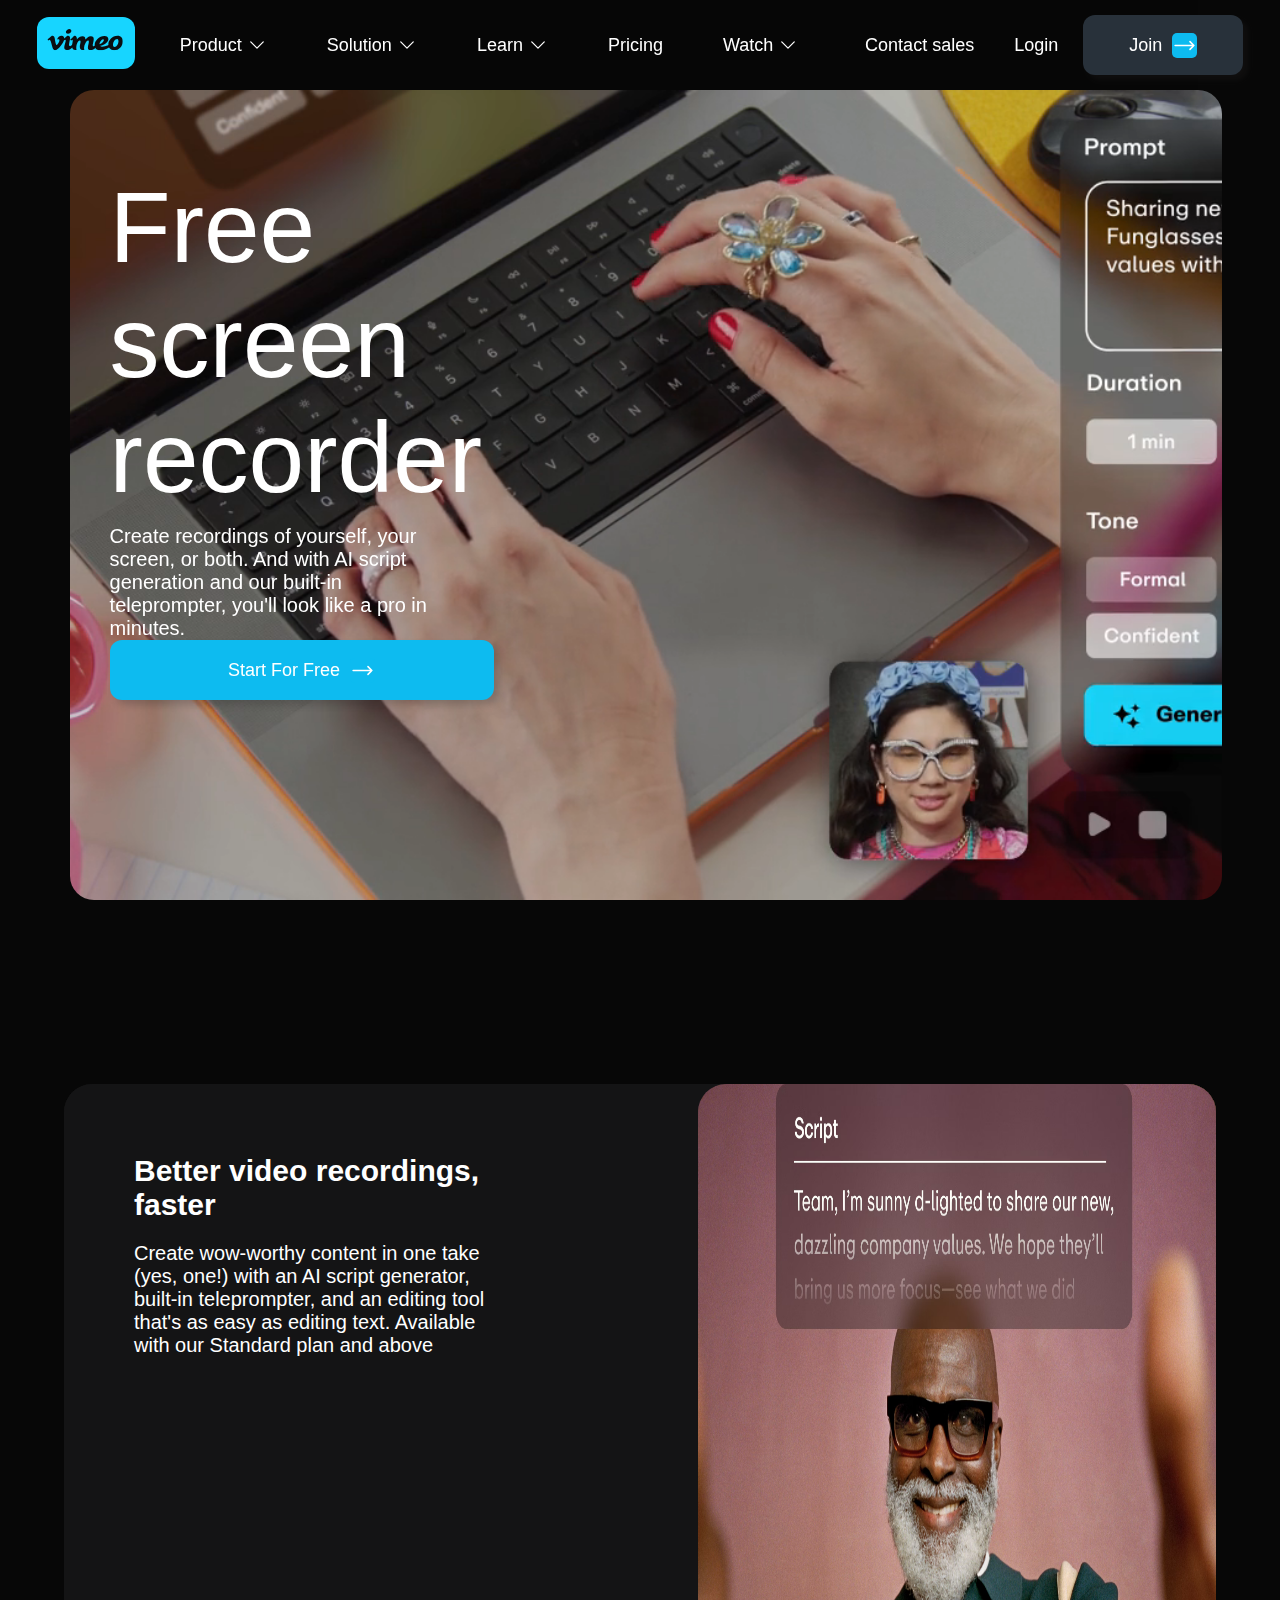
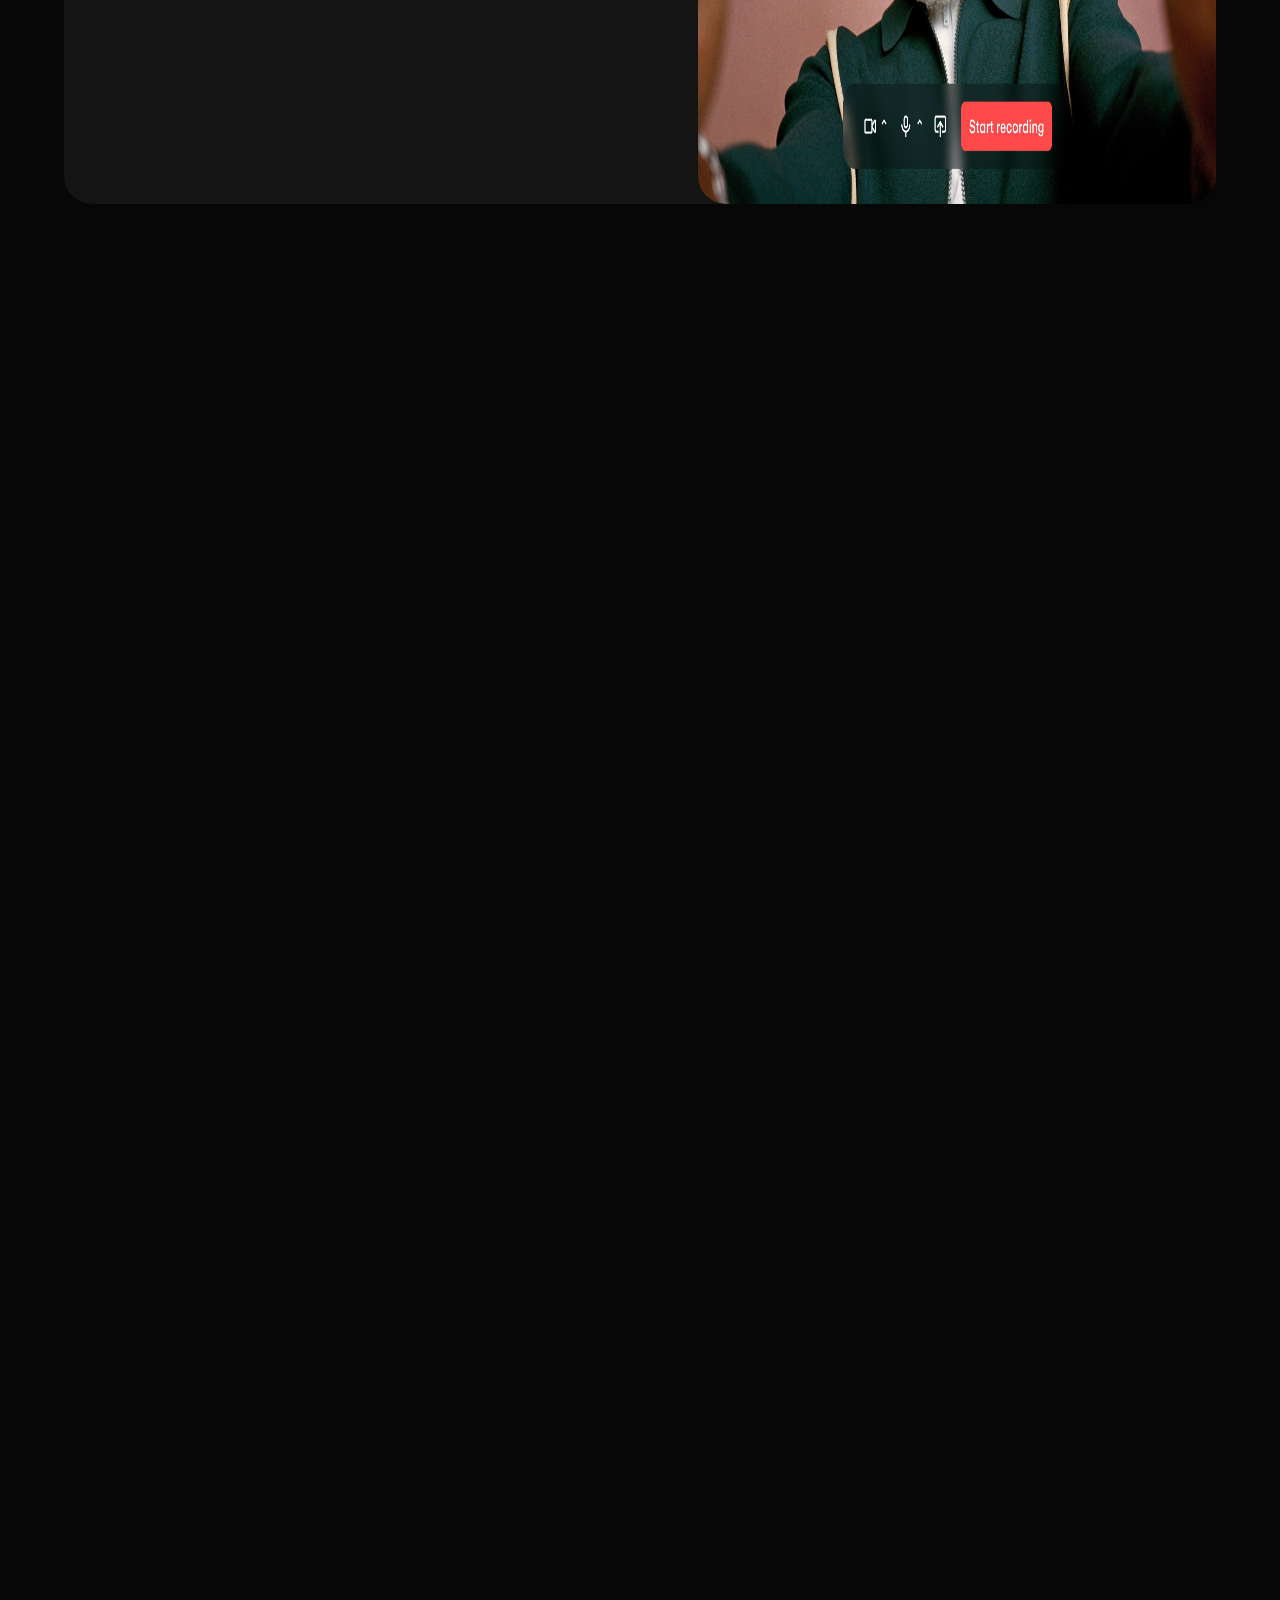
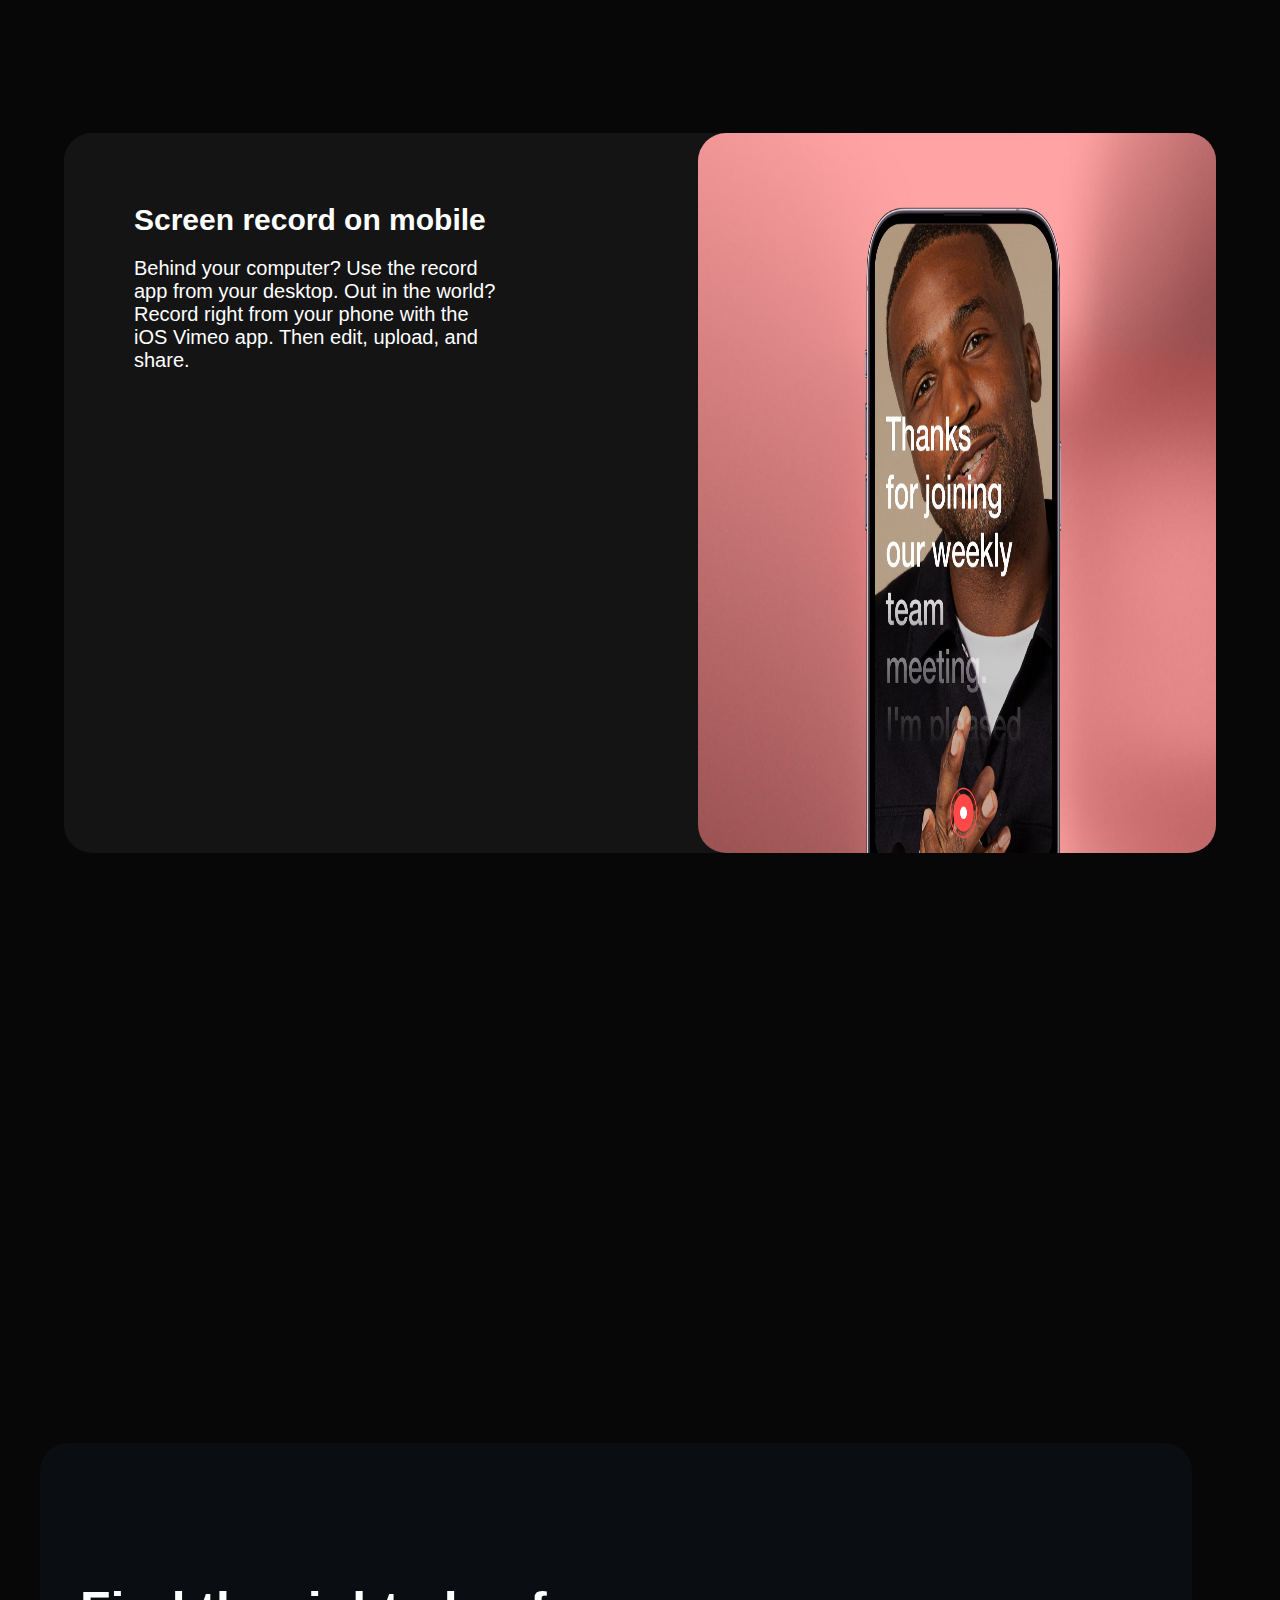
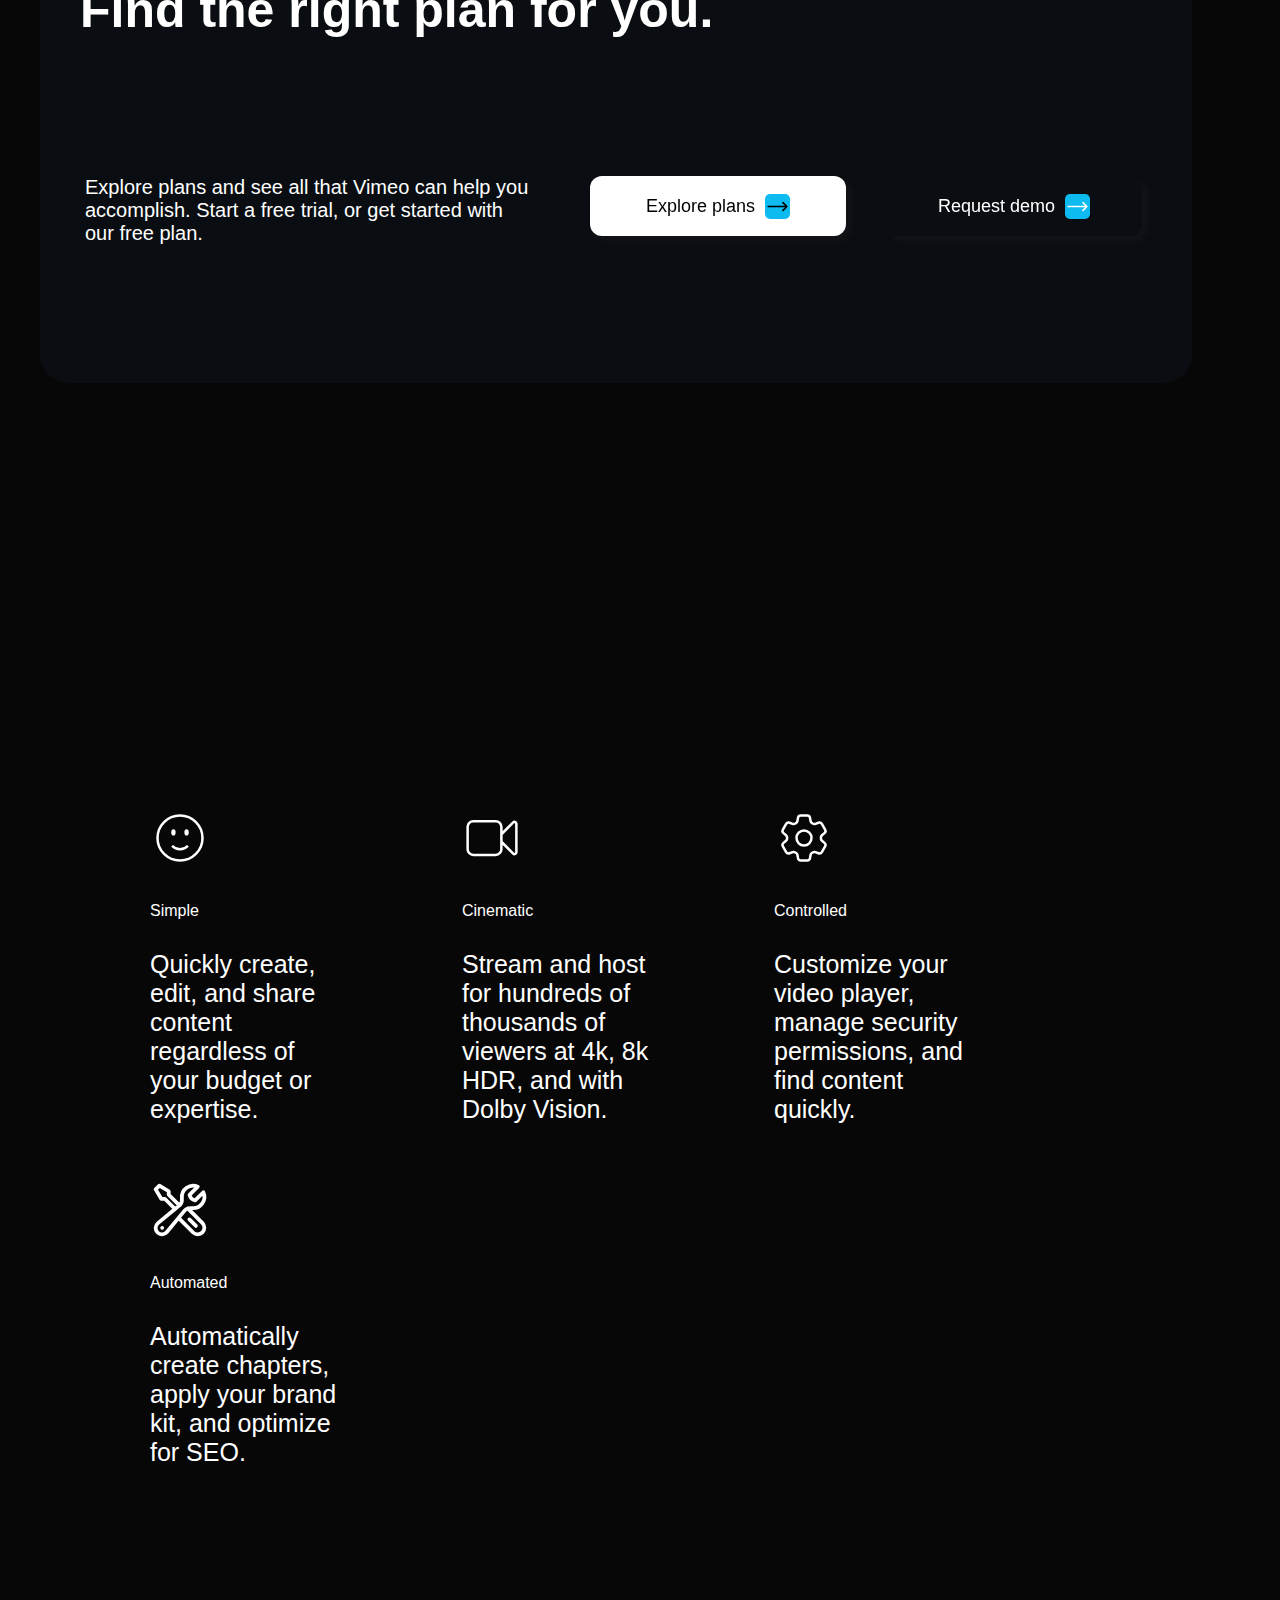
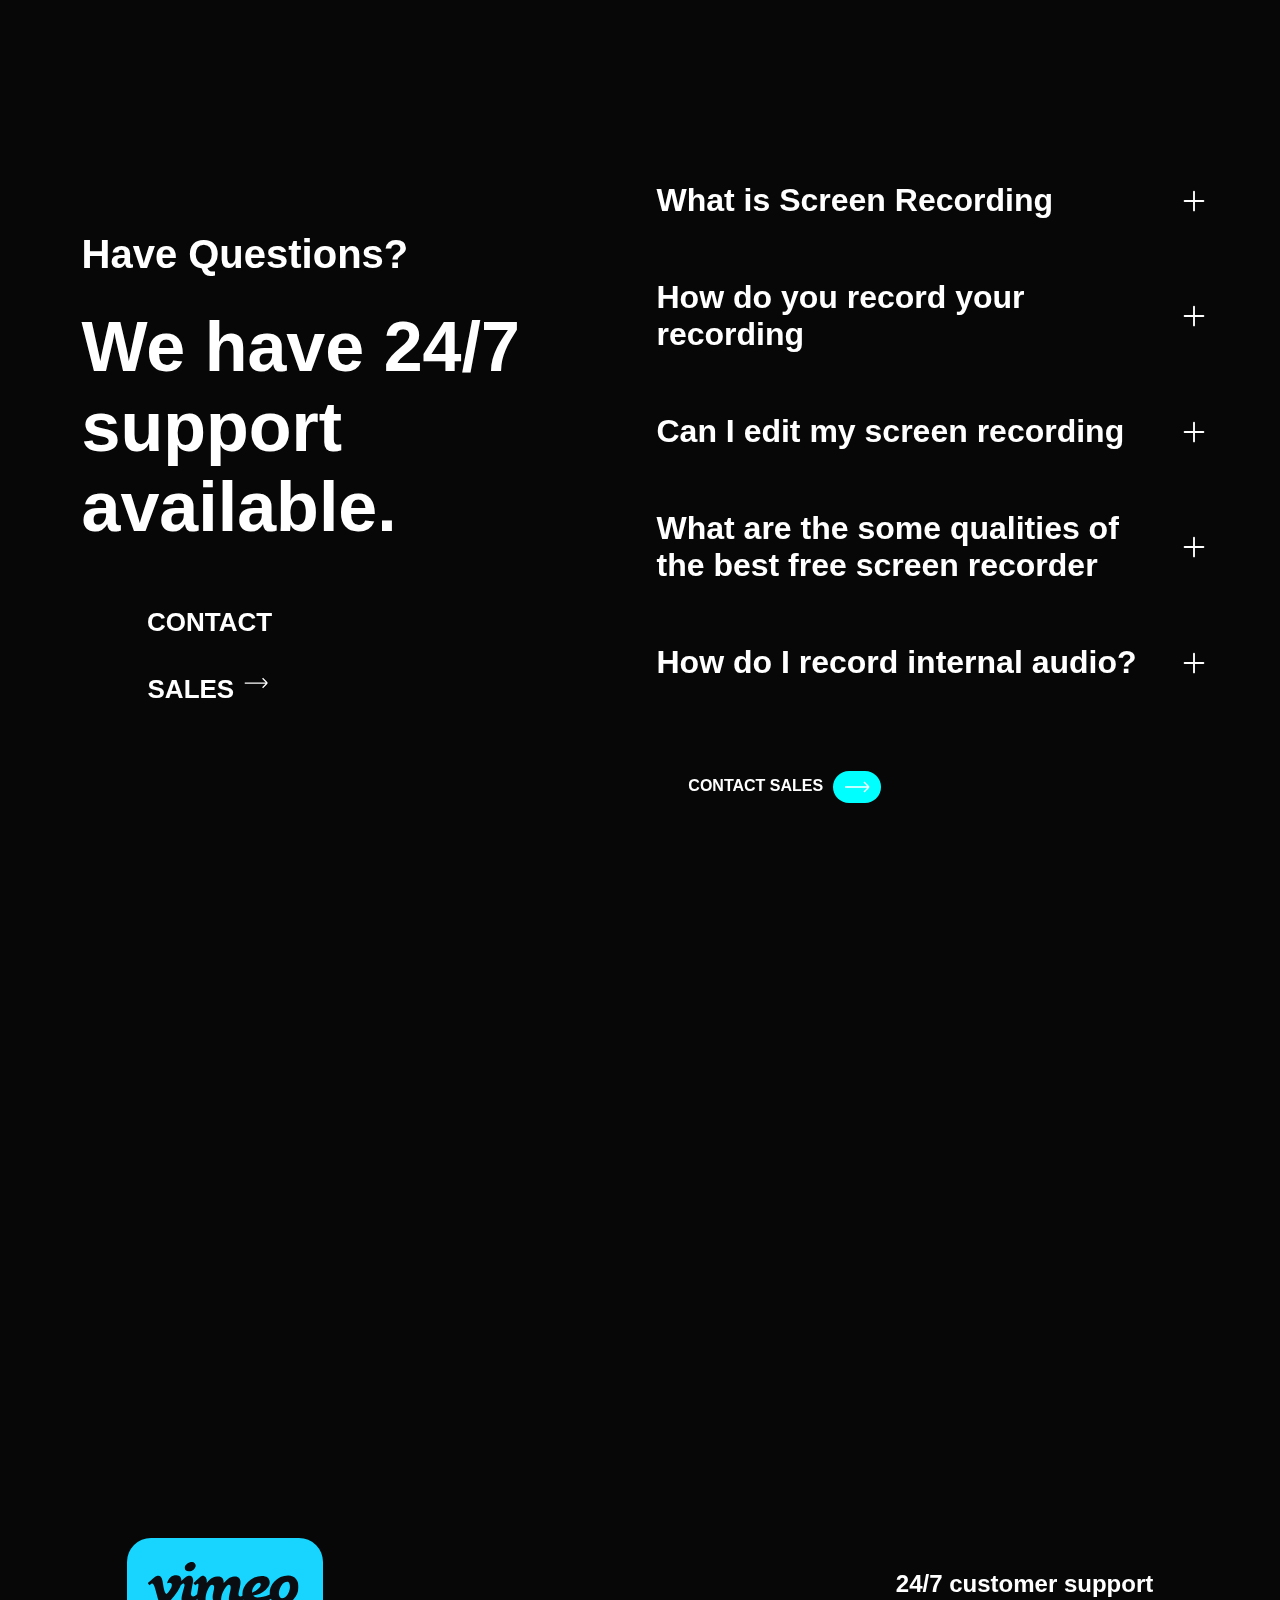
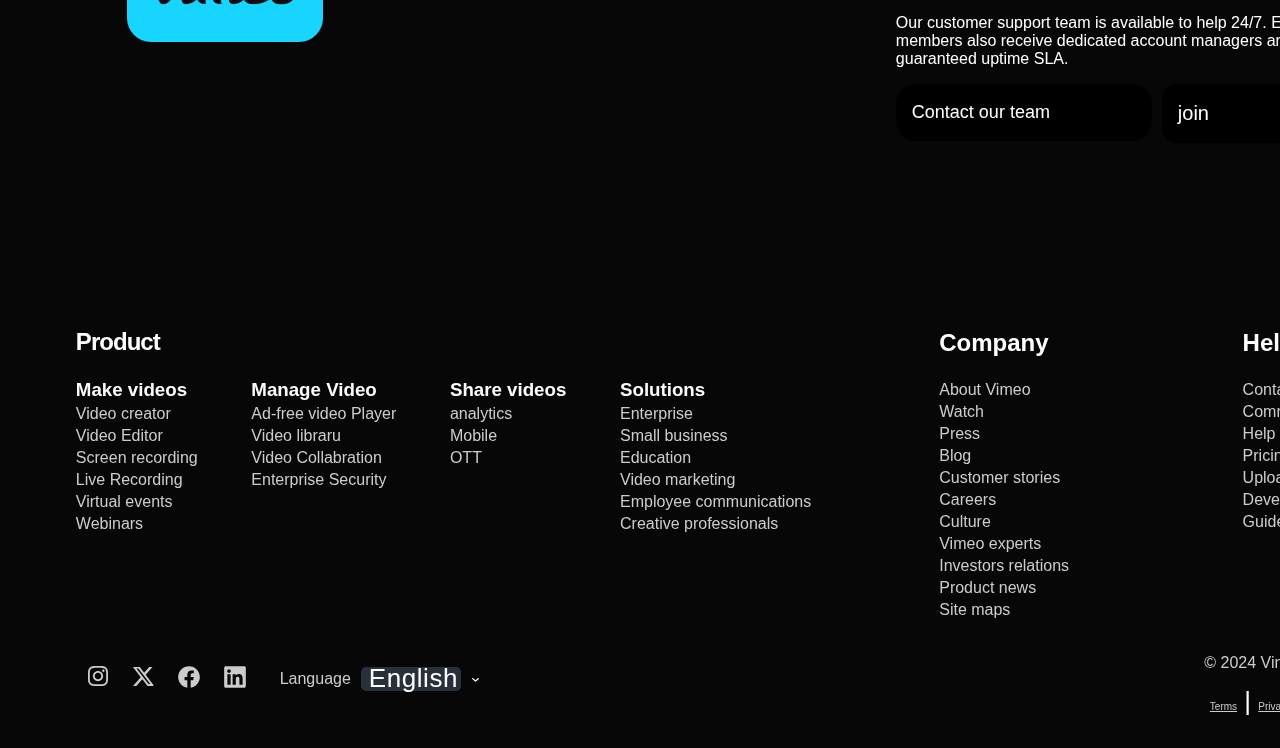
<file: Prateek/PrateekScreenRecording.html>
<!DOCTYPE html>
<html lang="en">
<head>
    <meta charset="UTF-8">
    <meta name="viewport" content="width=device-width, initial-scale=1.0">
    <title>Screen Recording</title>
    <link rel="stylesheet" href="style.css">
    <link rel="stylesheet" href="../PrateekNavbar.css">
    <link rel="icon" href="../assests/icons8-vimeo-48.png">
</head>
<body>
   <div class="header">
    <!-- 12-158 -->
    <div class="menu-bar">
        <div class="menu-left">
         <a href="../index.html">
             <svg class="svgmenu" xmlns="http://www.w3.org/2000/svg" width="98" height="52" viewBox="0 0 98 52" fill="none"><title>Vimeo</title><rect width="98" height="52" rx="12" fill="#17D5FF"></rect><g clip-path="url(#clip0_7375_9076)"><path d="M27.2305 22.0144C27.1551 23.6479 26.0092 25.8843 23.7915 28.7236C21.4996 31.6886 19.5599 33.1711 17.9737 33.1711C16.9911 33.1711 16.1591 32.2684 15.4801 30.462C15.0259 28.8066 14.5729 27.1512 14.1198 25.4958C13.6158 23.6906 13.0747 22.7868 12.4954 22.7868C12.3691 22.7868 11.9276 23.0508 11.1721 23.5776L10.3784 22.5609C11.2104 21.8335 12.0319 21.106 12.8395 20.3775C13.9495 19.423 14.7826 18.9215 15.3376 18.8708C16.6493 18.7451 17.4569 19.6386 17.7605 21.5487C18.0884 23.6099 18.3143 24.8929 18.4418 25.3944C18.8207 27.1051 19.2366 27.9593 19.6908 27.9593C20.0442 27.9593 20.5738 27.4048 21.2806 26.2947C21.9862 25.1846 22.3651 24.3408 22.4161 23.7609C22.5169 22.8029 22.138 22.3234 21.2806 22.3234C20.8762 22.3234 20.4602 22.4156 20.0327 22.5989C20.8611 19.8979 22.4451 18.5861 24.781 18.661C26.5132 18.7117 27.3301 19.8299 27.2305 22.0156V22.0144Z" fill="#0A0E12"></path><path d="M37.6366 27.3046C36.9298 28.6337 35.9589 29.8384 34.7214 30.9174C33.0297 32.3722 31.3391 33.1007 29.6486 33.1007C28.8653 33.1007 28.2651 32.8494 27.8492 32.348C27.4332 31.8465 27.2374 31.194 27.2629 30.3906C27.2872 29.5629 27.5456 28.2833 28.038 26.5518C28.5305 24.8203 28.7773 23.8912 28.7773 23.7655C28.7773 23.1142 28.549 22.7868 28.096 22.7868C27.9442 22.7868 27.5155 23.0508 26.8087 23.5776L25.9385 22.5609C26.7461 21.8335 27.5537 21.106 28.3613 20.3775C29.447 19.423 30.2546 18.9215 30.7853 18.8708C31.6172 18.7959 32.229 19.0391 32.6207 19.6028C33.0111 20.1665 33.156 20.8974 33.0563 21.7977C32.7273 23.324 32.3739 25.263 31.995 27.6135C31.9695 28.6902 32.3611 29.2274 33.1687 29.2274C33.5221 29.2274 34.1525 28.8562 35.062 28.1127C35.8187 27.4936 36.4374 26.9115 36.9171 26.3662L37.6366 27.3069V27.3046ZM34.3425 13.9104C34.317 14.5352 34.0018 15.1358 33.3958 15.7099C32.7145 16.3589 31.9069 16.684 30.973 16.684C29.5351 16.684 28.8398 16.0603 28.8908 14.8107C28.9152 14.1617 29.2998 13.5357 30.0449 12.9363C30.7899 12.338 31.6161 12.0371 32.5257 12.0371C33.0552 12.0371 33.4966 12.2446 33.8512 12.6562C34.2046 13.0688 34.368 13.4873 34.3436 13.9104H34.3425Z" fill="#0A0E12"></path><path d="M61.28 27.3045C60.5732 28.6337 59.6022 29.8383 58.3647 30.9174C56.673 32.3722 54.9825 33.1007 53.2919 33.1007C51.6014 33.1007 50.8552 32.1981 50.9062 30.3905C50.9305 29.587 51.0893 28.6222 51.3789 27.4924C51.6686 26.3627 51.8273 25.4843 51.8528 24.8572C51.8783 23.9038 51.5875 23.4266 50.9792 23.4266C50.321 23.4266 49.5366 24.2059 48.6247 25.7621C47.6618 27.3945 47.1428 28.9761 47.0674 30.507C47.0165 31.5883 47.1231 32.4171 47.3861 32.9935C45.6249 33.0442 44.3909 32.7549 43.6875 32.1278C43.0572 31.5756 42.7687 30.6591 42.8185 29.3784C42.8428 28.5749 42.9668 27.7714 43.1904 26.9679C43.4129 26.1644 43.5369 25.4486 43.5624 24.8203C43.6134 23.8911 43.2716 23.4266 42.5393 23.4266C41.9066 23.4266 41.2241 24.1436 40.4918 25.5742C39.7596 27.0048 39.354 28.5 39.2787 30.0562C39.2277 31.4626 39.3181 32.4413 39.5498 32.9935C37.8176 33.0442 36.587 32.6811 35.8594 31.9041C35.2557 31.254 34.9799 30.2649 35.0309 28.938C35.0553 28.2879 35.17 27.3795 35.3785 26.2152C35.5871 25.0508 35.703 24.1436 35.7273 23.4923C35.7771 23.0415 35.6636 22.8168 35.3866 22.8168C35.2349 22.8168 34.8061 23.0715 34.0993 23.5787L33.1909 22.562C33.3172 22.4629 34.1109 21.7343 35.5767 20.3786C36.6369 19.3999 37.3553 18.8984 37.7342 18.8731C38.39 18.8224 38.9207 19.0921 39.3239 19.6823C39.7283 20.2726 39.9299 20.9573 39.9299 21.7354C39.9299 21.9868 39.9044 22.2254 39.8546 22.4513C40.2335 21.8749 40.6749 21.3712 41.1801 20.9446C42.3411 19.9406 43.6412 19.3745 45.0791 19.25C46.3154 19.1498 47.1984 19.4379 47.7302 20.1158C48.1578 20.668 48.3594 21.4599 48.335 22.4894C48.5123 22.3395 48.7012 22.1758 48.904 21.9994C49.4833 21.3216 50.0511 20.7821 50.6072 20.3798C51.5412 19.7019 52.5133 19.325 53.5225 19.2489C54.7345 19.1486 55.6047 19.4356 56.1342 20.1123C56.5873 20.6622 56.79 21.4507 56.7402 22.4755C56.7147 23.1764 56.5444 24.1955 56.2292 25.535C55.9129 26.8734 55.7553 27.6423 55.7553 27.8417C55.7298 28.3674 55.7808 28.7305 55.9071 28.93C56.0334 29.1305 56.3358 29.2297 56.8155 29.2297C57.1689 29.2297 57.7993 28.8585 58.7088 28.1149C59.4655 27.4959 60.0842 26.9137 60.5639 26.3685L61.2834 27.3091L61.28 27.3045Z" fill="#0A0E12"></path><path d="M75.4762 27.2665C74.7439 28.4712 73.306 29.6736 71.1601 30.8771C68.4847 32.4068 65.771 33.1711 63.0203 33.1711C60.9752 33.1711 59.5106 32.4933 58.6277 31.1376C57.9973 30.2084 57.6938 29.1041 57.7193 27.8233C57.7436 25.7898 58.6532 23.8578 60.4457 22.0237C62.4143 20.0155 64.7363 19.0115 67.4117 19.0115C69.8855 19.0115 71.1972 20.0144 71.349 22.0179C71.4498 23.2952 70.743 24.6105 69.2297 25.9628C67.6133 27.4406 65.581 28.3801 63.1338 28.7802C63.5869 29.4061 64.2694 29.7197 65.1778 29.7197C66.9946 29.7197 68.976 29.2609 71.1219 28.3409C72.6606 27.6954 73.8726 27.0233 74.7567 26.3282L75.4762 27.2677V27.2665ZM66.8822 23.3333C66.9065 22.66 66.6296 22.3211 66.0503 22.3211C65.2936 22.3211 64.5254 22.8399 63.7445 23.8762C62.9635 24.9126 62.5591 25.9063 62.5348 26.855C62.5209 26.855 62.5209 27.0175 62.5348 27.3426C63.77 26.893 64.8406 26.2071 65.7478 25.2826C66.4778 24.4837 66.8567 23.8336 66.8822 23.3333Z" fill="#0A0E12"></path><path d="M85.7537 24.7419C85.6518 27.0486 84.7943 29.043 83.1791 30.7226C81.5639 32.4022 79.557 33.2425 77.1597 33.2425C75.1656 33.2425 73.6512 32.6027 72.6165 31.3243C71.8598 30.3721 71.4427 29.1813 71.3674 27.753C71.2399 25.5961 72.0221 23.6157 73.7149 21.8104C75.5317 19.8046 77.8155 18.8016 80.5663 18.8016C82.3321 18.8016 83.6693 19.3919 84.5788 20.5689C85.4374 21.6479 85.8279 23.0393 85.7526 24.7431L85.7537 24.7419ZM81.4758 24.6001C81.5013 23.9211 81.4063 23.2975 81.192 22.7326C80.9776 22.1678 80.6671 21.883 80.265 21.883C78.9777 21.883 77.9175 22.5758 77.0856 23.9592C76.3776 25.0924 75.9987 26.2993 75.9489 27.5812C75.9234 28.2106 76.0369 28.764 76.2895 29.2424C76.5665 29.7957 76.9581 30.0724 77.4633 30.0724C78.5988 30.0724 79.571 29.4061 80.3786 28.0723C81.0599 26.9645 81.4249 25.8082 81.4758 24.6013V24.6001Z" fill="#0A0E12"></path></g><defs><clipPath id="clip0_7375_9076"><rect width="75.3846" height="21.2043" fill="white" transform="translate(10.3784 12.0371)"></rect></clipPath></defs></svg>
         </a>
              <li onclick="toggleSubMenu()">Product<svg xmlns="http://www.w3.org/2000/svg" fill="none" viewBox="0 0 24 24" stroke-width="1.5" stroke="currentColor" class="w-6 h-6">
    <path stroke-linecap="round" stroke-linejoin="round" d="m19.5 8.25-7.5 7.5-7.5-7.5" />
  </svg>
  
             <div class="sub" >
              <ul class="ul-1">
                  <li>Make Videos</li>
                  <div class="sub-list">
  
                    <svg class="w-5 h-5" xmlns="http://www.w3.org/2000/svg" width="24px" height="24px" viewBox="0 0 24 24" fill="none"><path fill-rule="evenodd" clip-rule="evenodd" d="M3.52469 3C2.13034 3 1 4.13035 1 5.52469V13.9403C1 15.3347 2.13034 16.465 3.52469 16.465H11.3922L21.1975 6.65965V5.52469C21.1975 4.13034 20.0672 3 18.6728 3H3.52469ZM8.56746 6.29419C8.85998 6.1134 9.22526 6.09696 9.53283 6.25075L14.4939 8.73128C14.83 8.89936 15.0424 9.24292 15.0424 9.61875C15.0424 9.99457 14.83 10.3381 14.4939 10.5062L9.53283 12.9867C9.22526 13.1405 8.85998 13.1241 8.56746 12.9433C8.27494 12.7625 8.09689 12.4432 8.09689 12.0993V7.13821C8.09689 6.79433 8.27494 6.47497 8.56746 6.29419ZM22.2771 11.8766L22.5694 12.166C23.4386 13.0419 23.1855 13.579 22.5957 14.1707L21.5906 15.179L18.9218 12.5015L19.9269 11.4931C20.5166 10.9015 21.1176 10.7094 21.9868 11.5853L22.2771 11.8766ZM17.5793 13.8484L20.2481 16.5259L16.2616 20.5253C16.1381 20.6492 15.9877 20.7395 15.833 20.7825L13.3307 21.4792C12.854 21.6119 12.5097 21.2664 12.6419 20.7882L13.3363 18.2778C13.3793 18.1226 13.4692 17.9717 13.5928 17.8478L17.5793 13.8484Z" fill="currentColor"></path></svg>
                    <li>Video Creater</li>
                </div>
                <div class="sub-list">
                    <svg xmlns="http://www.w3.org/2000/svg" fill="none" viewBox="0 0 24 24" stroke-width="1.5" stroke="currentColor" class="w-6 h-6">
                        <path stroke-linecap="round" stroke-linejoin="round" d="m16.862 4.487 1.687-1.688a1.875 1.875 0 1 1 2.652 2.652L10.582 16.07a4.5 4.5 0 0 1-1.897 1.13L6 18l.8-2.685a4.5 4.5 0 0 1 1.13-1.897l8.932-8.931Zm0 0L19.5 7.125M18 14v4.75A2.25 2.25 0 0 1 15.75 21H5.25A2.25 2.25 0 0 1 3 18.75V8.25A2.25 2.25 0 0 1 5.25 6H10" />
                      </svg>
                      
                    <li>Video Editor</li>
                </div>
                  <div class="sub-list">
                      <svg class="w-5 h-5" xmlns="http://www.w3.org/2000/svg" width="24px" height="24px" viewBox="0 0 24 24" fill="none"><path fill-rule="evenodd" clip-rule="evenodd" d="M20 12C20 16.4183 16.4183 20 12 20C7.58172 20 4 16.4183 4 12C4 7.58172 7.58172 4 12 4C16.4183 4 20 7.58172 20 12ZM12 22C17.5228 22 22 17.5228 22 12C22 6.47715 17.5228 2 12 2C6.47715 2 2 6.47715 2 12C2 17.5228 6.47715 22 12 22ZM12.1783 16.1644C14.5205 16.1644 16.4192 14.2989 16.4192 11.9977C16.4192 9.6965 14.5205 7.83102 12.1783 7.83102C9.83619 7.83102 7.9375 9.6965 7.9375 11.9977C7.9375 14.2989 9.83619 16.1644 12.1783 16.1644Z" fill="currentColor"></path></svg>                
                      <li>Screen recording</li>
                  </div>
                  
                  <div class="sub-list">
                    <svg class="w-5 h-5" xmlns="http://www.w3.org/2000/svg" width="24px" height="24px" viewBox="0 0 24 24" fill="none"><mask id="path-1-inside-1_42_2017" fill="white"><path fill-rule="evenodd" clip-rule="evenodd" d="M3.92992 5C2.58791 5 1.5 6.08791 1.5 7.42992V16.3396C1.5 17.6816 2.58791 18.7695 3.92992 18.7695H14.4596C15.8016 18.7695 16.8895 17.6816 16.8895 16.3396V7.42992C16.8895 6.08791 15.8016 5 14.4596 5H3.92992ZM22.5593 15.7216V7.21895C22.5593 6.59409 21.8817 6.20456 21.3417 6.51902L19.1446 7.79852V15.142L21.3417 16.4215C21.8817 16.736 22.5593 16.3465 22.5593 15.7216Z"></path></mask><path fill-rule="evenodd" clip-rule="evenodd" d="M3.92992 5C2.58791 5 1.5 6.08791 1.5 7.42992V16.3396C1.5 17.6816 2.58791 18.7695 3.92992 18.7695H14.4596C15.8016 18.7695 16.8895 17.6816 16.8895 16.3396V7.42992C16.8895 6.08791 15.8016 5 14.4596 5H3.92992ZM22.5593 15.7216V7.21895C22.5593 6.59409 21.8817 6.20456 21.3417 6.51902L19.1446 7.79852V15.142L21.3417 16.4215C21.8817 16.736 22.5593 16.3465 22.5593 15.7216Z" fill="currentColor"></path><path d="M21.3417 6.51902L20.2547 4.65253V4.65253L21.3417 6.51902ZM19.1446 7.79852L18.0576 5.93203L16.9847 6.55688V7.79852H19.1446ZM19.1446 15.142H16.9847V16.3837L18.0576 17.0085L19.1446 15.142ZM21.3417 16.4215L22.4287 14.555L22.4287 14.555L21.3417 16.4215ZM3.65993 7.42992C3.65993 7.28081 3.78081 7.15993 3.92992 7.15993V2.84007C1.39502 2.84007 -0.659926 4.89502 -0.659926 7.42992H3.65993ZM3.65993 16.3396V7.42992H-0.659926V16.3396H3.65993ZM3.92992 16.6096C3.78081 16.6096 3.65993 16.4887 3.65993 16.3396H-0.659926C-0.659926 18.8745 1.39502 20.9295 3.92992 20.9295V16.6096ZM14.4596 16.6096H3.92992V20.9295H14.4596V16.6096ZM14.7295 16.3396C14.7295 16.4887 14.6087 16.6096 14.4596 16.6096V20.9295C16.9945 20.9295 19.0494 18.8745 19.0494 16.3396H14.7295ZM14.7295 7.42992V16.3396H19.0494V7.42992H14.7295ZM14.4596 7.15993C14.6087 7.15993 14.7295 7.28081 14.7295 7.42992H19.0494C19.0494 4.89501 16.9945 2.84007 14.4596 2.84007V7.15993ZM3.92992 7.15993H14.4596V2.84007H3.92992V7.15993ZM20.3994 7.21895V15.7216H24.7192V7.21895H20.3994ZM22.4287 8.38551C21.5287 8.90961 20.3994 8.2604 20.3994 7.21895H24.7192C24.7192 4.92777 22.2346 3.49951 20.2547 4.65253L22.4287 8.38551ZM20.2316 9.66502L22.4287 8.38551L20.2547 4.65253L18.0576 5.93203L20.2316 9.66502ZM21.3045 15.142V7.79852H16.9847V15.142H21.3045ZM22.4287 14.555L20.2316 13.2755L18.0576 17.0085L20.2547 18.288L22.4287 14.555ZM20.3994 15.7216C20.3994 14.6802 21.5287 14.0309 22.4287 14.555L20.2547 18.288C22.2346 19.441 24.7192 18.0128 24.7192 15.7216H20.3994Z" fill="currentColor" mask="url(#path-1-inside-1_42_2017)"></path></svg>
                    <li>Live streaming</li>
                
                </div>
                 <div class="sub-list">
                    <svg class="w-5 h-5" xmlns="http://www.w3.org/2000/svg" width="24" height="24" viewBox="0 0 24 24" fill="none"><mask id="path-1-inside-1_3061_109363" fill="white"><path fill-rule="evenodd" clip-rule="evenodd" d="M6.37688 2.63126C6.37688 2.28262 6.65951 2 7.00814 2H7.84982C8.19845 2 8.48107 2.28262 8.48107 2.63126V4.74533H15.6353V2.63126C15.6353 2.28262 15.9179 2 16.2666 2H17.1082C17.4569 2 17.7395 2.28262 17.7395 2.63126V4.74533H19.6752C21.0697 4.74533 22.2002 5.87582 22.2002 7.27036V8.11195H2V7.27036C2 5.87582 3.13049 4.74533 4.52502 4.74533H6.37688V2.63126ZM2 10.637V19.8955C2 21.29 3.13049 22.4205 4.52502 22.4205H19.6752C21.0697 22.4205 22.2002 21.29 22.2002 19.8955V10.637H2ZM12.1001 15.8001C13.146 15.8001 13.9939 14.9719 13.9939 13.9501C13.9939 12.9284 13.146 12.1001 12.1001 12.1001C11.0542 12.1001 10.2063 12.9284 10.2063 13.9501C10.2063 14.9719 11.0542 15.8001 12.1001 15.8001ZM8.73335 19.0189C8.73335 17.6944 9.81001 16.6207 11.1381 16.6207H13.062C14.3901 16.6207 15.4667 17.6944 15.4667 19.0189V20.1087C15.4667 20.5664 15.0957 20.9375 14.638 20.9375H9.56214C9.10441 20.9375 8.73335 20.5664 8.73335 20.1087V19.0189Z"></path></mask><path fill-rule="evenodd" clip-rule="evenodd" d="M6.37688 2.63126C6.37688 2.28262 6.65951 2 7.00814 2H7.84982C8.19845 2 8.48107 2.28262 8.48107 2.63126V4.74533H15.6353V2.63126C15.6353 2.28262 15.9179 2 16.2666 2H17.1082C17.4569 2 17.7395 2.28262 17.7395 2.63126V4.74533H19.6752C21.0697 4.74533 22.2002 5.87582 22.2002 7.27036V8.11195H2V7.27036C2 5.87582 3.13049 4.74533 4.52502 4.74533H6.37688V2.63126ZM2 10.637V19.8955C2 21.29 3.13049 22.4205 4.52502 22.4205H19.6752C21.0697 22.4205 22.2002 21.29 22.2002 19.8955V10.637H2ZM12.1001 15.8001C13.146 15.8001 13.9939 14.9719 13.9939 13.9501C13.9939 12.9284 13.146 12.1001 12.1001 12.1001C11.0542 12.1001 10.2063 12.9284 10.2063 13.9501C10.2063 14.9719 11.0542 15.8001 12.1001 15.8001ZM8.73335 19.0189C8.73335 17.6944 9.81001 16.6207 11.1381 16.6207H13.062C14.3901 16.6207 15.4667 17.6944 15.4667 19.0189V20.1087C15.4667 20.5664 15.0957 20.9375 14.638 20.9375H9.56214C9.10441 20.9375 8.73335 20.5664 8.73335 20.1087V19.0189Z" fill="currentColor"></path><path d="M8.48107 4.74533H7.6394V5.58701H8.48107V4.74533ZM15.6353 4.74533V5.58701H16.477V4.74533H15.6353ZM17.7395 4.74533H16.8978V5.58701H17.7395V4.74533ZM22.2002 8.11195V8.95362H23.0419V8.11195H22.2002ZM2 8.11195H1.15833V8.95362H2V8.11195ZM6.37688 4.74533V5.58701H7.21856V4.74533H6.37688ZM2 10.637V9.7953H1.15833V10.637H2ZM22.2002 10.637H23.0419V9.7953H22.2002V10.637ZM7.00814 1.15833C6.19466 1.15833 5.53521 1.81778 5.53521 2.63126H7.21856C7.21856 2.74747 7.12435 2.84167 7.00814 2.84167V1.15833ZM7.84982 1.15833H7.00814V2.84167H7.84982V1.15833ZM9.32275 2.63126C9.32275 1.81778 8.66329 1.15833 7.84982 1.15833V2.84167C7.7336 2.84167 7.6394 2.74747 7.6394 2.63126H9.32275ZM9.32275 4.74533V2.63126H7.6394V4.74533H9.32275ZM15.6353 3.90366H8.48107V5.58701H15.6353V3.90366ZM14.7936 2.63126V4.74533H16.477V2.63126H14.7936ZM16.2666 1.15833C15.4531 1.15833 14.7936 1.81778 14.7936 2.63126H16.477C16.477 2.74747 16.3828 2.84167 16.2666 2.84167V1.15833ZM17.1082 1.15833H16.2666V2.84167H17.1082V1.15833ZM18.5812 2.63126C18.5812 1.81778 17.9217 1.15833 17.1082 1.15833V2.84167C16.992 2.84167 16.8978 2.74747 16.8978 2.63126H18.5812ZM18.5812 4.74533V2.63126H16.8978V4.74533H18.5812ZM19.6752 3.90366H17.7395V5.58701H19.6752V3.90366ZM23.0419 7.27036C23.0419 5.41098 21.5345 3.90366 19.6752 3.90366V5.58701C20.6049 5.58701 21.3585 6.34067 21.3585 7.27036H23.0419ZM23.0419 8.11195V7.27036H21.3585V8.11195H23.0419ZM2 8.95362H22.2002V7.27027H2V8.95362ZM1.15833 7.27036V8.11195H2.84167V7.27036H1.15833ZM4.52502 3.90366C2.66565 3.90366 1.15833 5.41098 1.15833 7.27036H2.84167C2.84167 6.34067 3.59534 5.58701 4.52502 5.58701V3.90366ZM6.37688 3.90366H4.52502V5.58701H6.37688V3.90366ZM5.53521 2.63126V4.74533H7.21856V2.63126H5.53521ZM1.15833 10.637V19.8955H2.84167V10.637H1.15833ZM1.15833 19.8955C1.15833 21.7549 2.66565 23.2622 4.52502 23.2622V21.5788C3.59534 21.5788 2.84167 20.8252 2.84167 19.8955H1.15833ZM4.52502 23.2622H19.6752V21.5788H4.52502V23.2622ZM19.6752 23.2622C21.5345 23.2622 23.0419 21.7549 23.0419 19.8955H21.3585C21.3585 20.8252 20.6049 21.5788 19.6752 21.5788V23.2622ZM23.0419 19.8955V10.637H21.3585V19.8955H23.0419ZM22.2002 9.7953H2V11.4786H22.2002V9.7953ZM13.1522 13.9501C13.1522 14.4886 12.6998 14.9585 12.1001 14.9585V16.6418C13.5922 16.6418 14.8355 15.4551 14.8355 13.9501H13.1522ZM12.1001 12.9418C12.6998 12.9418 13.1522 13.4116 13.1522 13.9501H14.8355C14.8355 12.4451 13.5922 11.2584 12.1001 11.2584V12.9418ZM11.048 13.9501C11.048 13.4116 11.5004 12.9418 12.1001 12.9418V11.2584C10.608 11.2584 9.36464 12.4451 9.36464 13.9501H11.048ZM12.1001 14.9585C11.5004 14.9585 11.048 14.4886 11.048 13.9501H9.36464C9.36464 15.4551 10.608 16.6418 12.1001 16.6418V14.9585ZM11.1381 15.779C9.34735 15.779 7.89167 17.2274 7.89167 19.0189H9.57502C9.57502 18.1614 10.2727 17.4624 11.1381 17.4624V15.779ZM13.062 15.779H11.1381V17.4624H13.062V15.779ZM16.3084 19.0189C16.3084 17.2274 14.8528 15.779 13.062 15.779V17.4624C13.9274 17.4624 14.6251 18.1614 14.6251 19.0189H16.3084ZM16.3084 20.1087V19.0189H14.6251V20.1087H16.3084ZM14.638 21.7791C15.5605 21.7791 16.3084 21.0312 16.3084 20.1087H14.6251C14.6251 20.1089 14.6251 20.1082 14.6253 20.107C14.6256 20.1058 14.626 20.1045 14.6264 20.1034C14.6273 20.1012 14.6283 20.1001 14.6288 20.0996C14.6294 20.099 14.6305 20.0981 14.6327 20.0971C14.6338 20.0967 14.635 20.0963 14.6363 20.096C14.6375 20.0958 14.6382 20.0958 14.638 20.0958V21.7791ZM9.56214 21.7791H14.638V20.0958H9.56214V21.7791ZM7.89167 20.1087C7.89167 21.0312 8.63957 21.7791 9.56214 21.7791V20.0958C9.56193 20.0958 9.56259 20.0958 9.56385 20.096C9.56505 20.0963 9.56629 20.0967 9.56741 20.0971C9.56957 20.0981 9.5707 20.099 9.57125 20.0996C9.57181 20.1001 9.57276 20.1012 9.57367 20.1034C9.57414 20.1045 9.57453 20.1058 9.57478 20.107C9.57503 20.1082 9.57502 20.1089 9.57502 20.1087H7.89167ZM7.89167 19.0189V20.1087H9.57502V19.0189H7.89167Z" fill="currentColor" mask="url(#path-1-inside-1_3061_109363)"></path></svg>
                    <li>Virtual events</li>
                 </div>
                 <div class="sub-list">
                    <svg class="w-5 h-5" xmlns="http://www.w3.org/2000/svg" width="24px" height="24px" viewBox="0 0 24 24" fill="none"><path fill-rule="evenodd" clip-rule="evenodd" d="M1.5 5.125C1.5 3.67525 2.67525 2.5 4.125 2.5H19.875C21.3247 2.5 22.5 3.67525 22.5 5.125V13.875C22.5 15.3247 21.3247 16.5 19.875 16.5H4.125C2.67525 16.5 1.5 15.3247 1.5 13.875V5.125ZM8.98927 6.15402C9.29342 5.96612 9.6732 5.94904 9.993 6.10887L15.1512 8.687C15.5007 8.86168 15.7215 9.21877 15.7215 9.60938C15.7215 9.99998 15.5007 10.3571 15.1512 10.5318L9.993 13.1099C9.6732 13.2697 9.29342 13.2526 8.98927 13.0647C8.68513 12.8768 8.5 12.5449 8.5 12.1875V7.03125C8.5 6.67384 8.68513 6.34192 8.98927 6.15402ZM18 19.4418C18 19.1978 17.8022 19 17.5582 19H6.44181C6.19781 19 6 19.1978 6 19.4418V20.7673C6 21.0113 6.19781 21.2091 6.44182 21.2091H17.5582C17.8022 21.2091 18 21.0113 18 20.7673V19.4418Z" fill="currentColor"></path></svg>
                    <a href="PrateekWebnarIndex.html"><li>Webinars</li></a>
                 </div>
                  
              </ul>
              <ul>
                  <li>Manage videos</li>
                  <li>Ad free video player</li>
                  <li>Video Collaboration</li>
                  <li>Enterprise security</li>
              </ul>
              <ul>
                  <li>Share Video</li>
                  <li>Analytics</li>
                  <li>Mobile</li>
                  <li>OTT</li>
              </ul>
              <ul>
                  <li>New releases</li>
                  <li>Winter</li>
                  <li>Mobile</li>
                  <li>OTT</li>
              </ul>
             </div>
          </li>
              <li onclick="handlesubmit()">Solution<svg xmlns="http://www.w3.org/2000/svg" fill="none" viewBox="0 0 24 24" stroke-width="1.5" stroke="currentColor" class="w-6 h-6">
    <path stroke-linecap="round" stroke-linejoin="round" d="m19.5 8.25-7.5 7.5-7.5-7.5" />
  </svg>
  
            <div class="app" >
              <ul class="ul-1">
                  <li>Vimeo for</li>
                  <li>Enterprise hosting</li>
                  <li>Small business</li>
                  <li>Creative professionals</li>
                  <li>Education</li>
              </ul>
              <ul>
                  <li>Use cases</li>
                  <li>Video marketing</li>
                  <li>Events & webinars</li>
                  <li>Employee comms</li>
                  <li>Video monetization</li>
              </ul>
              <ul>
                  <li>Upload a video</li>
                  <li>Create a video</li>
                  <li>Record a video</li>
                  <li>Create an event</li>
              </ul>
             </div>
          </li>
              <li onclick="yes()"> Learn<svg xmlns="http://www.w3.org/2000/svg" fill="none" viewBox="0 0 24 24" stroke-width="1.5" stroke="currentColor" class="w-6 h-6">
    <path stroke-linecap="round" stroke-linejoin="round" d="m19.5 8.25-7.5 7.5-7.5-7.5" />
  </svg>
  
            <div class="app1">
              <ul>
                  <li>Resourcesq</li>
             <a href="../Aniket/Anitket.html"> <li>Customer stories</li></a>
              <li>Blog</li>
              <li>Events & experiences</li>
              <li>Guides</li>
             <a href="../Aniket/AnketSecond.html"> <li>Video school</li></a>
              <li>Help center</li>
              </ul>
              <ul>
                  <li>Connect</li>
                  <li>Community</li>
                  <li>Developers</li>
                  <li>Become a partner</li>
                  <li>Hire a video pro</li>
              </ul>
              <img class="image_navbar" src="../assests/Prateeekkkfinal.avif" alt="" width="300px" height="300px">
            </div>
          </li>
              <li>Pricing</li>
              <li onclick="no()">Watch<svg xmlns="http://www.w3.org/2000/svg" fill="none" viewBox="0 0 24 24" stroke-width="1.5" stroke="currentColor" class="w-6 h-6">
    <path stroke-linecap="round" stroke-linejoin="round" d="m19.5 8.25-7.5 7.5-7.5-7.5" />
  </svg>
  
            <div class="app2">
              <ul>
                  <li>Featured</li>
                  <li>Staff Picks</li>
                  <li>Generation Vimeo</li>
                  <li>Best of the Year</li>
              </ul>
              <ul>
                  <li>Browser videos by</li>
                  <li>Best of Staff Picks</li>
                  <li>Categories</li>
                  <li>Channels</li>
                  <li>On Demand</li>
                  <li>Browser all</li>
              </ul>
              <img class="image_navbar" src="../assests/homepage-img 2.avif" alt="" width="300px" height="300px">
            </div>
          </li>
        </div>
        <div class="menu-right">
          <li>Contact sales</li>
          <li>Login</li>
          <!-- <div class="menu-right-button">
              <span>Join</span>
              <svg xmlns="http://www.w3.org/2000/svg" fill="none" viewBox="0 0 24 24" stroke-width="1.5" stroke="currentColor" class="w-6 h-6">
                  <path stroke-linecap="round" stroke-linejoin="round" d="M17.25 8.25 21 12m0 0-3.75 3.75M21 12H3" />
                </svg>
                
          </div> -->
          <div class="wrapper">
            <div class="btn-pink" id="btn-top">Join
                <svg xmlns="http://www.w3.org/2000/svg" fill="none" viewBox="0 0 24 24" stroke-width="1.5" stroke="currentColor" class="w-6 h-6">
                    <path stroke-linecap="round" stroke-linejoin="round" d="M17.25 8.25 21 12m0 0-3.75 3.75M21 12H3" />
                  </svg>
            </div> 


            
          </div>
          <div class="hamburger">
            <div class="bar1"></div>
            <div class="bar2"></div>
            <div class="bar3"></div>
        </div>
        </div>
     </div>
     <nav class="mobileNav">
        <a  href="Prateek/PrateekScreenRecording.html" >Product</a>
        <a href="Aniket/Anitket.html">Solution</a>
        <a href="Aniket/AnketSecond.html">Learn</a>
        <a href="Manoj/manoj_index.html">Pricing</a>
        <a href="Prateek/PrateekWebnarIndex.html">Watch</a>
    </nav>
    

    <!-- section 1 -->
    <div class="middle">
        <div class="video_container">
            <video class="video"   src="../assests/1stvideo.mp4" autoplay loop muted></video>
        </div>
        <div class="inside_video">
            <div class="heading_video">
                <span>Free</span><br>
                <span>screen</span><br>
                <span>recorder</span><br>
            </div>
            <div class="para_video">
                <p>Create recordings of yourself, your screen, or both. And with AI script generation and our built-in teleprompter, you'll look like a pro in minutes.</p>
            </div>
            <!-- <div class="button_start">
                <div class="button_text">
                    Start For Free
                </div>
                <div class="button_icon">
                    <svg xmlns="http://www.w3.org/2000/svg" fill="none" viewBox="0 0 24 24" stroke-width="1.5" stroke="currentColor" class="w-6 h-6">
                        <path stroke-linecap="round" stroke-linejoin="round" d="M17.25 8.25 21 12m0 0-3.75 3.75M21 12H3" />
                      </svg>
                </div>
            </div> -->
            <div class="wrapper1">
                <div class="btn-pink1" id="btn-top1">Start For Free
                    <svg xmlns="http://www.w3.org/2000/svg" fill="none" viewBox="0 0 24 24" stroke-width="1.5" stroke="currentColor" class="w-6 h-6">
                        <path stroke-linecap="round" stroke-linejoin="round" d="M17.25 8.25 21 12m0 0-3.75 3.75M21 12H3" />
                      </svg>
                </div> 
              </div>
              <!-- <div class="container1">
                <a href="#">
                  <span> Contact sales <svg xmlns="http://www.w3.org/2000/svg" fill="none" viewBox="0 0 24 24" strokeWidth={1.5} stroke="currentColor" className="w-6 h-6">
                    <path strokeLinecap="round" strokeLinejoin="round" d="M17.25 8.25 21 12m0 0-3.75 3.75M21 12H3" />
                  </svg></span>
                </a>
              </div> -->

        </div>
    </div>

    <!-- section 2 -->
    <h1 class="hero" id="hero">One-take video creation</h1>
    
    <div class="middle1">
        <div class="image1">
            <div class="image1para">
                <h2>Better video recordings, faster</h2>
               <p> Create wow-worthy content in one take (yes, one!) with an AI script generator, built-in teleprompter, and an editing tool that's as easy as editing text. Available with our Standard plan and above</p>
            </div>
            <div class="image1image">
                <img src="../assests/image1.avif" alt="" class="image11">
            </div>
        </div>
        <div class="image2">
            <div class="image1para">
                <h2>Personalize your message</h2>
               <p>Replace Zooms, Slacks, and emails. Record your screen (and you) with audio to add context, personality, and empathy when you present creative work, make training videos, send company updates, or create customer tutorials.</p>
            </div>
            <div class="image1image">
                <img src="../assests/image2.avif" alt="" class="image22">
            </div>
        </div>
    </div>
    
    <div class="section3">
        <div class="section31">
            <div class="sectionPara">
                <p>"Video is probably the most crucial part of process documentation for me. Everything in the world of marketing and brand building is so visual, and so reliant on feeling communicated through a narrative."</p>
            </div>
            <div class="sectionbottom">
                <div class="sectionleft">
                    <p>Jonathan Renzi</p>
                    <p>CMO and Co-founder of Trainual</p>
                </div>
                <div class="sectionright">
                    <img src="../assests/section3.avif" alt="">
                </div>
            </div>
        </div>
    </div>

    <h1 class="hero">Create and manage videos from anywhere</h1>
    <div class="middle1">
        <div class="image1">
            <div class="image1para">
                <h2>Screen record on mobile</h2>
               <p>Behind your computer? Use the record app from your desktop. Out in the world? Record right from your phone with the iOS Vimeo app. Then edit, upload, and share.</p>
            </div>
            <div class="image1image">
                <img src="../assests/image3.avif" alt="" class="image11">
            </div>
        </div>
        <div class="image2">
            <div class="image1para">
                <h2>Securely manage feedback</h2>
               <p>Organize screen recordings in team folders and set exact permissions for clients, stakeholders, and more. Stay in the loop: Get notified when anyone watches, leaves in-video comments, or responds.</p>
            </div>
            <div class="image1image">
                <img src="../assests/image4.avif" alt="" class="image22">
            </div>
        </div>
    </div>

    <div class="section4">
        <div class="part4">
            <h1>Find the right plan for you.</h1>
        </div>
        <div class="part42">
            <p> Explore plans and see all that Vimeo can help you accomplish. Start a free trial, or get started with our free plan.</p>
           <div class="button1">
            <!-- <button class="button11">Explore plans</button>
            <button class="button22">Request demo </button> -->
            <div class="wrapper123">
                <div class="btn-pink123" id="btn-top1">Explore plans
                    <svg xmlns="http://www.w3.org/2000/svg" fill="none" viewBox="0 0 24 24" stroke-width="1.5" stroke="currentColor" class="w-6 h-6">
                        <path stroke-linecap="round" stroke-linejoin="round" d="M17.25 8.25 21 12m0 0-3.75 3.75M21 12H3" />
                      </svg>
                </div> 
              </div>
              <div class="wrapper12">
                <div class="btn-pink12" id="btn-top1">Request demo
                    <svg xmlns="http://www.w3.org/2000/svg" fill="none" viewBox="0 0 24 24" stroke-width="1.5" stroke="currentColor" class="w-6 h-6">
                        <path stroke-linecap="round" stroke-linejoin="round" d="M17.25 8.25 21 12m0 0-3.75 3.75M21 12H3" />
                      </svg>
                </div> 
              </div>
           </div>
        </div>
    </div>

    <div class="section5">
        <h4 class="hero">Video experience platform</h4>
        <h1 class="hero">Everything you need to make, manage, and share brilliant videos</h1>
    </div>

  <div class="section6">
    <div class="sec51">
        <div class="one">
            <svg xmlns="http://www.w3.org/2000/svg" fill="none" viewBox="0 0 24 24" strokeWidth={1.5} stroke="currentColor" className="w-6 h-6">
                <path strokeLinecap="round" strokeLinejoin="round" d="M15.182 15.182a4.5 4.5 0 0 1-6.364 0M21 12a9 9 0 1 1-18 0 9 9 0 0 1 18 0ZM9.75 9.75c0 .414-.168.75-.375.75S9 10.164 9 9.75 9.168 9 9.375 9s.375.336.375.75Zm-.375 0h.008v.015h-.008V9.75Zm5.625 0c0 .414-.168.75-.375.75s-.375-.336-.375-.75.168-.75.375-.75.375.336.375.75Zm-.375 0h.008v.015h-.008V9.75Z" />
              </svg>
                        
        </div>
        <div class="two">
            Simple
        </div>
        <div class="three">
            Quickly create, edit, and share content regardless of your budget or expertise.
        </div>
    </div>
    <div class="sec51">
        <div class="one">
            <svg xmlns="http://www.w3.org/2000/svg" fill="none" viewBox="0 0 24 24" strokeWidth={1.5} stroke="currentColor" className="w-6 h-6">
                <path strokeLinecap="round" strokeLinejoin="round" d="m15.75 10.5 4.72-4.72a.75.75 0 0 1 1.28.53v11.38a.75.75 0 0 1-1.28.53l-4.72-4.72M4.5 18.75h9a2.25 2.25 0 0 0 2.25-2.25v-9a2.25 2.25 0 0 0-2.25-2.25h-9A2.25 2.25 0 0 0 2.25 7.5v9a2.25 2.25 0 0 0 2.25 2.25Z" />
              </svg>              
        </div>
        <div class="two">
            Cinematic
        </div>
        <div class="three">
            Stream and host for hundreds of thousands of viewers at 4k, 8k HDR, and with Dolby Vision.
        </div>
    </div>
    <div class="sec51">
        <div class="one">
            <svg xmlns="http://www.w3.org/2000/svg" fill="none" viewBox="0 0 24 24" strokeWidth={1.5} stroke="currentColor" className="w-6 h-6">
                <path strokeLinecap="round" strokeLinejoin="round" d="M9.594 3.94c.09-.542.56-.94 1.11-.94h2.593c.55 0 1.02.398 1.11.94l.213 1.281c.063.374.313.686.645.87.074.04.147.083.22.127.325.196.72.257 1.075.124l1.217-.456a1.125 1.125 0 0 1 1.37.49l1.296 2.247a1.125 1.125 0 0 1-.26 1.431l-1.003.827c-.293.241-.438.613-.43.992a7.723 7.723 0 0 1 0 .255c-.008.378.137.75.43.991l1.004.827c.424.35.534.955.26 1.43l-1.298 2.247a1.125 1.125 0 0 1-1.369.491l-1.217-.456c-.355-.133-.75-.072-1.076.124a6.47 6.47 0 0 1-.22.128c-.331.183-.581.495-.644.869l-.213 1.281c-.09.543-.56.94-1.11.94h-2.594c-.55 0-1.019-.398-1.11-.94l-.213-1.281c-.062-.374-.312-.686-.644-.87a6.52 6.52 0 0 1-.22-.127c-.325-.196-.72-.257-1.076-.124l-1.217.456a1.125 1.125 0 0 1-1.369-.49l-1.297-2.247a1.125 1.125 0 0 1 .26-1.431l1.004-.827c.292-.24.437-.613.43-.991a6.932 6.932 0 0 1 0-.255c.007-.38-.138-.751-.43-.992l-1.004-.827a1.125 1.125 0 0 1-.26-1.43l1.297-2.247a1.125 1.125 0 0 1 1.37-.491l1.216.456c.356.133.751.072 1.076-.124.072-.044.146-.086.22-.128.332-.183.582-.495.644-.869l.214-1.28Z" />
                <path strokeLinecap="round" strokeLinejoin="round" d="M15 12a3 3 0 1 1-6 0 3 3 0 0 1 6 0Z" />
              </svg>
        </div>
        <div class="two">
            Controlled
        </div>
        <div class="three">
            Customize your video player, manage security permissions, and find content quickly.
        </div>
    </div>
    <div class="sec51">
        <div class="one">
            <svg xmlns="http://www.w3.org/2000/svg" fill="none" viewBox="0 0 24 24" stroke-width="1.5" stroke="currentColor" class="w-6 h-6">
                <path stroke-linecap="round" stroke-linejoin="round" d="M11.42 15.17 17.25 21A2.652 2.652 0 0 0 21 17.25l-5.877-5.877M11.42 15.17l2.496-3.03c.317-.384.74-.626 1.208-.766M11.42 15.17l-4.655 5.653a2.548 2.548 0 1 1-3.586-3.586l6.837-5.63m5.108-.233c.55-.164 1.163-.188 1.743-.14a4.5 4.5 0 0 0 4.486-6.336l-3.276 3.277a3.004 3.004 0 0 1-2.25-2.25l3.276-3.276a4.5 4.5 0 0 0-6.336 4.486c.091 1.076-.071 2.264-.904 2.95l-.102.085m-1.745 1.437L5.909 7.5H4.5L2.25 3.75l1.5-1.5L7.5 4.5v1.409l4.26 4.26m-1.745 1.437 1.745-1.437m6.615 8.206L15.75 15.75M4.867 19.125h.008v.008h-.008v-.008Z" />
              </svg>              
        </div>
        <div class="two">
            Automated
        </div>
        <div class="three">
            Automatically create chapters, apply your brand kit, and optimize for SEO.
        </div>
    </div>
  </div>

    <div class="section7">
        <div class="section71">
            <h3>Have Questions?</h3>
            <h1>We have 24/7 support available.</h1>
            <!-- <div class="btnsettng">
                <button></button>
            </div> -->
            <div class="container">
                <a href="#" class="anchor" >
                  <span> Contact sales <svg xmlns="http://www.w3.org/2000/svg" fill="none" viewBox="0 0 24 24" strokeWidth={1.5} stroke="currentColor" className="w-6 h-6">
                    <path strokeLinecap="round" strokeLinejoin="round" d="M17.25 8.25 21 12m0 0-3.75 3.75M21 12H3" />
                  </svg></span>
                </a>
              </div>
        </div>
        <div class="section72">
            <div class="section722">
                <h1>What is Screen Recording</h1>
                <svg xmlns="http://www.w3.org/2000/svg" fill="none" viewBox="0 0 24 24" stroke-width="1.5" stroke="currentColor" class="w-6 h-6">
                    <path stroke-linecap="round" stroke-linejoin="round" d="M12 4.5v15m7.5-7.5h-15" />
                  </svg>             
            </div>
            <div class="section722">
                <h1>How do you record your recording</h1>
                <svg xmlns="http://www.w3.org/2000/svg" fill="none" viewBox="0 0 24 24" stroke-width="1.5" stroke="currentColor" class="w-6 h-6">
                    <path stroke-linecap="round" stroke-linejoin="round" d="M12 4.5v15m7.5-7.5h-15" />
                  </svg>               
            </div>
            <div class="section722">
                <h1>Can I edit my screen recording</h1>
                <svg xmlns="http://www.w3.org/2000/svg" fill="none" viewBox="0 0 24 24" stroke-width="1.5" stroke="currentColor" class="w-6 h-6">
                    <path stroke-linecap="round" stroke-linejoin="round" d="M12 4.5v15m7.5-7.5h-15" />
                  </svg>                  
            </div>
            <div class="section722">
                <h1>What are the some qualities of the best free screen recorder</h1>
                <svg xmlns="http://www.w3.org/2000/svg" fill="none" viewBox="0 0 24 24" stroke-width="1.5" stroke="currentColor" class="w-6 h-6">
                    <path stroke-linecap="round" stroke-linejoin="round" d="M12 4.5v15m7.5-7.5h-15" />
                  </svg> 
            </div>
            <div class="section722">
                <h1>How do I record internal audio?</h1>
                <svg xmlns="http://www.w3.org/2000/svg" fill="none" viewBox="0 0 24 24" stroke-width="1.5" stroke="currentColor" class="w-6 h-6">
                    <path stroke-linecap="round" stroke-linejoin="round" d="M12 4.5v15m7.5-7.5h-15" />
                  </svg>                  
            </div>
            <div class="container1">
                <a href="#">
                  <span> Contact sales <svg xmlns="http://www.w3.org/2000/svg" fill="none" viewBox="0 0 24 24" strokeWidth={1.5} stroke="currentColor" className="w-6 h-6">
                    <path strokeLinecap="round" strokeLinejoin="round" d="M17.25 8.25 21 12m0 0-3.75 3.75M21 12H3" />
                  </svg></span>
                </a>
              </div>
        </div>
    </div>


    <!-- <div class="section8">
        <div class="vimeo">
            Vimeo
        </div>
        <div class="section81">
            <h4>24/7 customer support</h4>
            <p>Our customer support team is available to help 24/7. Enterprise members also receive dedicated account managers and a guaranteed uptime SLA.</p>
            <div class="section811">
                <div class="container1">
                    <a href="#">
                      <span> Contact team <svg xmlns="http://www.w3.org/2000/svg" fill="none" viewBox="0 0 24 24" strokeWidth={1.5} stroke="currentColor" className="w-6 h-6">
                        <path strokeLinecap="round" strokeLinejoin="round" d="M17.25 8.25 21 12m0 0-3.75 3.75M21 12H3" />
                      </svg></span>
                    </a>
                  </div>
                   <div class="container1">
                <a href="#">
                  <span> Join<svg xmlns="http://www.w3.org/2000/svg" fill="none" viewBox="0 0 24 24" strokeWidth={1.5} stroke="currentColor" className="w-6 h-6">
                    <path strokeLinecap="round" strokeLinejoin="round" d="M17.25 8.25 21 12m0 0-3.75 3.75M21 12H3" />
                  </svg></span>
                </a>
              </div>
            </div>
        </div>
    </div> -->



    <section class="footer">
        <div class="inside-footer">
            <div class="footer-up">
                    <svg class="col-start-3 col-end-[-2] md:col-start-1 md:col-end-12" xmlns="http://www.w3.org/2000/svg" width="196px" height="104px" viewBox="0 0 98 52" fill="none"><rect width="98" height="52" rx="12" fill="#17D5FF"></rect><g clip-path="url(#clip0_2811_97855)"><path d="M27.2305 22.0144C27.1551 23.6479 26.0092 25.8843 23.7915 28.7236C21.4996 31.6886 19.5599 33.1711 17.9737 33.1711C16.9911 33.1711 16.1591 32.2684 15.4801 30.462C15.0259 28.8066 14.5729 27.1512 14.1198 25.4958C13.6158 23.6906 13.0747 22.7868 12.4954 22.7868C12.3691 22.7868 11.9276 23.0508 11.1721 23.5776L10.3784 22.5609C11.2104 21.8335 12.0319 21.106 12.8395 20.3775C13.9495 19.423 14.7826 18.9215 15.3376 18.8708C16.6493 18.7451 17.4569 19.6386 17.7605 21.5487C18.0884 23.6099 18.3143 24.8929 18.4418 25.3944C18.8207 27.1051 19.2366 27.9593 19.6908 27.9593C20.0442 27.9593 20.5738 27.4048 21.2806 26.2947C21.9862 25.1846 22.3651 24.3408 22.4161 23.7609C22.5169 22.8029 22.138 22.3234 21.2806 22.3234C20.8762 22.3234 20.4602 22.4156 20.0327 22.5989C20.8611 19.8979 22.4451 18.5861 24.781 18.661C26.5132 18.7117 27.3301 19.8299 27.2305 22.0156V22.0144Z" fill="#0A0E12"></path><path d="M37.6365 27.3046C36.9297 28.6337 35.9587 29.8384 34.7213 30.9174C33.0296 32.3722 31.339 33.1007 29.6485 33.1007C28.8652 33.1007 28.265 32.8494 27.849 32.348C27.4331 31.8465 27.2373 31.194 27.2627 30.3906C27.2871 29.5629 27.5455 28.2833 28.0379 26.5518C28.5304 24.8203 28.7772 23.8912 28.7772 23.7655C28.7772 23.1142 28.5489 22.7868 28.0958 22.7868C27.9441 22.7868 27.5153 23.0508 26.8085 23.5776L25.9384 22.5609C26.746 21.8335 27.5536 21.106 28.3612 20.3775C29.4469 19.423 30.2545 18.9215 30.7852 18.8708C31.6171 18.7959 32.2289 19.0391 32.6205 19.6028C33.011 20.1665 33.1559 20.8974 33.0562 21.7977C32.7271 23.324 32.3737 25.263 31.9948 27.6135C31.9694 28.6902 32.361 29.2274 33.1686 29.2274C33.522 29.2274 34.1523 28.8562 35.0619 28.1127C35.8185 27.4936 36.4373 26.9115 36.917 26.3662L37.6365 27.3069V27.3046ZM34.3424 13.9104C34.3169 14.5352 34.0017 15.1358 33.3957 15.7099C32.7144 16.3589 31.9068 16.684 30.9729 16.684C29.5349 16.684 28.8397 16.0603 28.8907 14.8107C28.915 14.1617 29.2997 13.5357 30.0448 12.9363C30.7898 12.338 31.616 12.0371 32.5255 12.0371C33.0551 12.0371 33.4965 12.2446 33.8511 12.6562C34.2045 13.0688 34.3679 13.4873 34.3435 13.9104H34.3424Z" fill="#0A0E12"></path><path d="M61.28 27.3045C60.5732 28.6337 59.6022 29.8383 58.3647 30.9174C56.673 32.3722 54.9825 33.1007 53.2919 33.1007C51.6014 33.1007 50.8552 32.1981 50.9062 30.3905C50.9305 29.587 51.0893 28.6222 51.3789 27.4924C51.6686 26.3627 51.8273 25.4843 51.8528 24.8572C51.8783 23.9038 51.5875 23.4266 50.9792 23.4266C50.321 23.4266 49.5366 24.2059 48.6247 25.7621C47.6618 27.3945 47.1428 28.9761 47.0674 30.507C47.0165 31.5883 47.1231 32.4171 47.3861 32.9935C45.6249 33.0442 44.3909 32.7549 43.6875 32.1278C43.0572 31.5756 42.7687 30.6591 42.8185 29.3784C42.8428 28.5749 42.9668 27.7714 43.1904 26.9679C43.4129 26.1644 43.5369 25.4486 43.5624 24.8203C43.6134 23.8911 43.2716 23.4266 42.5393 23.4266C41.9066 23.4266 41.2241 24.1436 40.4918 25.5742C39.7596 27.0048 39.354 28.5 39.2787 30.0562C39.2277 31.4626 39.3181 32.4413 39.5498 32.9935C37.8176 33.0442 36.587 32.6811 35.8594 31.9041C35.2557 31.254 34.9799 30.2649 35.0309 28.938C35.0553 28.2879 35.17 27.3795 35.3785 26.2152C35.5871 25.0508 35.703 24.1436 35.7273 23.4923C35.7771 23.0415 35.6636 22.8168 35.3866 22.8168C35.2349 22.8168 34.8061 23.0715 34.0993 23.5787L33.1909 22.562C33.3172 22.4629 34.1109 21.7343 35.5767 20.3786C36.6369 19.3999 37.3553 18.8984 37.7342 18.8731C38.39 18.8224 38.9207 19.0921 39.3239 19.6823C39.7283 20.2726 39.9299 20.9573 39.9299 21.7354C39.9299 21.9868 39.9044 22.2254 39.8546 22.4513C40.2335 21.8749 40.6749 21.3712 41.1801 20.9446C42.3411 19.9406 43.6412 19.3745 45.0791 19.25C46.3154 19.1498 47.1984 19.4379 47.7302 20.1158C48.1578 20.668 48.3594 21.4599 48.335 22.4894C48.5123 22.3395 48.7012 22.1758 48.904 21.9994C49.4833 21.3216 50.0511 20.7821 50.6072 20.3798C51.5412 19.7019 52.5133 19.325 53.5225 19.2489C54.7345 19.1486 55.6047 19.4356 56.1342 20.1123C56.5873 20.6622 56.79 21.4507 56.7402 22.4755C56.7147 23.1764 56.5444 24.1955 56.2292 25.535C55.9129 26.8734 55.7553 27.6423 55.7553 27.8417C55.7298 28.3674 55.7808 28.7305 55.9071 28.93C56.0334 29.1305 56.3358 29.2297 56.8155 29.2297C57.1689 29.2297 57.7993 28.8585 58.7088 28.1149C59.4655 27.4959 60.0842 26.9137 60.5639 26.3685L61.2834 27.3091L61.28 27.3045Z" fill="#0A0E12"></path><path d="M75.4761 27.2665C74.7438 28.4712 73.3059 29.6736 71.16 30.8771C68.4846 32.4068 65.7709 33.1711 63.0202 33.1711C60.9751 33.1711 59.5105 32.4933 58.6275 31.1376C57.9972 30.2084 57.6936 29.1041 57.7191 27.8233C57.7435 25.7898 58.653 23.8578 60.4455 22.0237C62.4142 20.0155 64.7362 19.0115 67.4116 19.0115C69.8854 19.0115 71.1971 20.0144 71.3488 22.0179C71.4497 23.2952 70.7429 24.6105 69.2296 25.9628C67.6132 27.4406 65.5809 28.3801 63.1337 28.7802C63.5868 29.4061 64.2692 29.7197 65.1776 29.7197C66.9945 29.7197 68.9758 29.2609 71.1217 28.3409C72.6605 27.6954 73.8725 27.0233 74.7566 26.3282L75.4761 27.2677V27.2665ZM66.8821 23.3333C66.9064 22.66 66.6295 22.3211 66.0501 22.3211C65.2935 22.3211 64.5253 22.8399 63.7443 23.8762C62.9634 24.9126 62.559 25.9063 62.5347 26.855C62.5208 26.855 62.5208 27.0175 62.5347 27.3426C63.7698 26.893 64.8405 26.2071 65.7477 25.2826C66.4777 24.4837 66.8566 23.8336 66.8821 23.3333Z" fill="#0A0E12"></path><path d="M85.7537 24.7419C85.6518 27.0486 84.7943 29.043 83.1791 30.7226C81.5639 32.4022 79.557 33.2425 77.1597 33.2425C75.1656 33.2425 73.6512 32.6027 72.6165 31.3243C71.8598 30.3721 71.4427 29.1813 71.3674 27.753C71.2399 25.5961 72.0221 23.6157 73.7149 21.8104C75.5317 19.8046 77.8155 18.8016 80.5663 18.8016C82.3321 18.8016 83.6693 19.3919 84.5788 20.5689C85.4374 21.6479 85.8279 23.0393 85.7526 24.7431L85.7537 24.7419ZM81.4758 24.6001C81.5013 23.9211 81.4063 23.2975 81.192 22.7326C80.9776 22.1678 80.6671 21.883 80.265 21.883C78.9777 21.883 77.9175 22.5758 77.0856 23.9592C76.3776 25.0924 75.9987 26.2993 75.9489 27.5812C75.9234 28.2106 76.0369 28.764 76.2895 29.2424C76.5665 29.7957 76.9581 30.0724 77.4633 30.0724C78.5988 30.0724 79.571 29.4061 80.3786 28.0723C81.0599 26.9645 81.4249 25.8082 81.4758 24.6013V24.6001Z" fill="#0A0E12"></path></g><defs><clipPath id="clip0_2811_97855"><rect width="75.3846" height="21.2043" fill="white" transform="translate(10.3784 12.0371)"></rect></clipPath></defs></svg>
                <div class="inside-footerup">
                    <h2>24/7 customer support</h2>
                    <p>Our customer support team is available to help 24/7. Enterprise members also receive dedicated account managers and a guaranteed uptime SLA.</p>
                    

                    <div class="foot-btn">
                        <div class="btn-foot">
                            <span>Contact our team <i class="fa-solid fa-arrow-right"></i></span>
                        </div>
                        <div class="btn-footr">
                            <span>join<i class="fa-solid fa-arrow-right"></i></span>
                        </div>
                    </div>
                    
                </div>
                
                
            </div>
            <div class="final-footer">
                <div class="container-footer">
                    <div class="footcontainer-left">
                        <h2>Product</h2>
                        <div class="footcontainer-left-downside">
                            <div class="inside-left-one">
                                <a href="#"><h3>Make videos</h3></a>
                                <a href="#">Video creator</a>
                                <a href="#">Video Editor</a>
                                <a href="#">Screen recording</a>
                                <a href="#">Live Recording</a>
                                <a href="#">Virtual events</a>
                                <a href="#">Webinars</a>
                            </div>

                            <div class="inside-left-one">
                                <a href="#"><h3>Manage Video</h3></a>
                                <a href="#">Ad-free video Player</a>
                                <a href="#">Video libraru</a>
                                <a href="#">Video Collabration</a>
                                <a href="#">Enterprise Security</a>
                            </div>

                            <div class="inside-left-one">
                                <a href="#"><h3>Share videos</h3></a>
                                <a href="#">analytics</a>
                                <a href="#">Mobile</a>
                                <a href="#">OTT</a>
                            </div>

                            <div class="inside-left-one">
                                <a href="#"><h3>Solutions</h3></a>
                                <a href="#">Enterprise</a>
                                <a href="#">Small business</a>
                                <a href="#">Education</a>
                                <a href="#">Video marketing</a>
                                <a href="#">Employee communications</a>
                                <a href="#">Creative professionals</a>
                            </div>
                        </div>
                        
                    </div>

                    <div class="footcontainer-right">
                        <h2>Company</h2>
                        <div class="footcontainer-left-downside">
                            <div class="inside-left-one">
                                <a href="#">About Vimeo</a>
                                <a href="#">Watch</a>
                                <a href="#">Press</a>
                                <a href="#">Blog</a>
                                <a href="#">Customer stories</a>
                                <a href="#">Careers</a>
                                <a href="#">Culture</a>
                                <a href="#">Vimeo experts</a>
                                <a href="#">Investors relations</a>
                                <a href="#">Product news</a>
                                <a href="#">Site maps</a>
                            </div>
                        </div>
                    </div>

                    <div class="footcontainer-right">
                        <h2>Help & support</h2>
                        <div class="footcontainer-left-downside">
                            <div class="inside-left-one">
                                <a href="#">Contact us</a>
                                <a href="#">Community</a>
                                <a href="#">Help center</a>
                                <a href="#">Pricing</a>
                                <a href="#">Upload</a>
                                <a href="#">Developers</a>
                                <a href="#">Guidelines</a>
                            </div>
                        </div>
                    </div>
                </div>
                <div class="bottom-footer">
                    <div class="bottom-footer-left">
                        <div class="footer-socialmedia">
                            <a href="https://www.instagram.com/vimeo/" class="flex items-center hover:cursor-pointer "><svg class="transition-colors duration-350 ease-in-out hover:text-vimeo-blue" xmlns="http://www.w3.org/2000/svg" width="24px" height="24px" viewBox="0 0 24 24" fill="none"><title>Instagram</title><path fill-rule="evenodd" clip-rule="evenodd" d="M12 2.04034C9.28416 2.04034 8.94358 2.05186 7.87701 2.10052C6.81259 2.14907 6.08569 2.31813 5.44958 2.56535C4.79203 2.82087 4.23432 3.1628 3.67839 3.71873C3.12242 4.2747 2.78052 4.83238 2.52497 5.48992C2.27775 6.12604 2.10872 6.85293 2.06014 7.91736C2.01147 8.98396 2 9.32447 2 12.0403C2 14.7562 2.01147 15.0967 2.06014 16.1633C2.10872 17.2277 2.27775 17.9547 2.52497 18.5907C2.78052 19.2483 3.12242 19.806 3.67839 20.3619C4.23432 20.9179 4.79203 21.2598 5.44958 21.5154C6.08569 21.7626 6.81259 21.9316 7.87701 21.9802C8.94358 22.0288 9.28416 22.0403 12 22.0403C14.7158 22.0403 15.0563 22.0288 16.1229 21.9802C17.1874 21.9316 17.9143 21.7626 18.5504 21.5154C19.208 21.2598 19.7656 20.9179 20.3216 20.3619C20.8775 19.806 21.2194 19.2483 21.475 18.5907C21.7222 17.9547 21.8913 17.2277 21.9398 16.1633C21.9885 15.0967 22 14.7562 22 12.0403C22 9.32451 21.9885 8.98396 21.9398 7.91736C21.8913 6.85293 21.7222 6.12604 21.475 5.48992C21.2194 4.83238 20.8775 4.2747 20.3216 3.71873C19.7656 3.1628 19.208 2.82087 18.5504 2.56535C17.9143 2.31813 17.1874 2.14907 16.1229 2.10052C15.0563 2.05186 14.7158 2.04034 12 2.04034ZM12.0006 3.84176C14.6707 3.84176 14.987 3.85192 16.0414 3.90003C17.0164 3.94453 17.5459 4.10743 17.8983 4.24438C18.3651 4.42579 18.6982 4.64248 19.0481 4.9924C19.3981 5.34235 19.6147 5.67547 19.7962 6.14224C19.9331 6.49462 20.096 7.02411 20.1405 7.9991C20.1886 9.05356 20.1988 9.36985 20.1988 12.0399C20.1988 14.7101 20.1886 15.0264 20.1405 16.0808C20.096 17.0558 19.9331 17.5853 19.7962 17.9377C19.6147 18.4044 19.3981 18.7376 19.0481 19.0875C18.6982 19.4374 18.3651 19.6541 17.8983 19.8355C17.5459 19.9724 17.0164 20.1354 16.0414 20.1798C14.9871 20.228 14.6709 20.2382 12.0006 20.2382C9.33027 20.2382 9.01406 20.228 7.95976 20.1798C6.98477 20.1354 6.45524 19.9724 6.10287 19.8355C5.63613 19.6541 5.30297 19.4374 4.95306 19.0875C4.60315 18.7376 4.38641 18.4044 4.20501 17.9377C4.0681 17.5853 3.90519 17.0558 3.86069 16.0808C3.81258 15.0264 3.80242 14.7101 3.80242 12.0399C3.80242 9.36985 3.81258 9.05356 3.86069 7.9991C3.90519 7.02411 4.0681 6.49462 4.20501 6.14224C4.38641 5.67547 4.60315 5.34235 4.95306 4.99244C5.30297 4.64248 5.63613 4.42579 6.10287 4.24438C6.45524 4.10743 6.98477 3.94453 7.95972 3.90003C9.01422 3.85192 9.33047 3.84176 12.0006 3.84176Z" fill="currentColor"></path><path fill-rule="evenodd" clip-rule="evenodd" d="M11.9975 15.3692C10.1572 15.3692 8.66521 13.8772 8.66521 12.0369C8.66521 10.1965 10.1572 8.70461 11.9975 8.70461C13.8379 8.70461 15.3298 10.1965 15.3298 12.0369C15.3298 13.8772 13.8379 15.3692 11.9975 15.3692ZM11.9963 6.9032C9.16117 6.9032 6.86279 9.20153 6.86279 12.0367C6.86279 14.8719 9.16117 17.1702 11.9963 17.1702C14.8315 17.1702 17.1298 14.8719 17.1298 12.0367C17.1298 9.20153 14.8315 6.9032 11.9963 6.9032Z" fill="currentColor"></path><path fill-rule="evenodd" clip-rule="evenodd" d="M18.5323 6.70064C18.5323 7.36318 17.9952 7.90024 17.3327 7.90024C16.6702 7.90024 16.1331 7.36318 16.1331 6.70064C16.1331 6.0381 16.6702 5.50104 17.3327 5.50104C17.9952 5.50104 18.5323 6.0381 18.5323 6.70064Z" fill="currentColor"></path></svg></a>


                            <a href="https://www.twitter.com/Vimeo/" class="flex items-center hover:cursor-pointer "><svg class="transition-colors duration-350 ease-in-out hover:text-vimeo-blue" width="26px" height="26px" viewBox="0 0 26 26" fill="none" xmlns="http://www.w3.org/2000/svg"><title>X</title><mask id="mask0_11217_38587" style="mask-type:luminance" maskUnits="userSpaceOnUse" x="1" y="3" width="23" height="22"><path fill-rule="evenodd" clip-rule="evenodd" d="M1.91406 3.00586H23.58V24.6724H1.91406V3.00586Z" fill="white"></path></mask><g mask="url(#mask0_11217_38587)"><path d="M19.6319 2.49609H22.9539L15.6964 10.7909L24.2343 22.0783H17.5492L12.3132 15.2326L6.32206 22.0783H2.99811L10.7607 13.2061L2.57031 2.49609H9.42509L14.158 8.75336L19.6319 2.49609ZM18.466 20.09H20.3068L8.42489 4.38H6.4496L18.466 20.09Z" fill="currentColor"></path></g></svg></a>


                            <a href="https://www.facebook.com/Vimeo/" class="flex items-center hover:cursor-pointer "><svg class="transition-colors duration-350 ease-in-out hover:text-vimeo-blue" width="26px" height="26px" viewBox="0 0 26 26" fill="none" xmlns="http://www.w3.org/2000/svg"><title>Facebook</title><path fill-rule="evenodd" clip-rule="evenodd" d="M23.8334 12.999C23.8334 7.01595 18.9832 2.16571 13.0001 2.16571C7.01699 2.16571 2.16675 7.01595 2.16675 12.999C2.16675 18.4063 6.12834 22.8881 11.3074 23.7008V16.1306H8.55672V12.999H11.3074V10.6123C11.3074 7.89722 12.9247 6.39748 15.3993 6.39748C16.5845 6.39748 17.8243 6.60907 17.8243 6.60907V9.27508H16.4582C15.1125 9.27508 14.6928 10.1102 14.6928 10.9669V12.999H17.6973L17.217 16.1306H14.6928V23.7008C19.8718 22.8881 23.8334 18.4063 23.8334 12.999Z" fill="currentColor"></path><mask> <path fill-rule="evenodd" clip-rule="evenodd" d="M17.2135 16.1304L17.6938 12.9989H14.6893V10.9667C14.6893 10.11 15.109 9.27495 16.4547 9.27495H17.8208V6.60893C17.8208 6.60893 16.581 6.39734 15.3958 6.39734C12.9212 6.39734 11.3039 7.89708 11.3039 10.6122V12.9989H8.55322V16.1304H11.3039V23.7006C11.8554 23.7872 12.4207 23.8323 12.9966 23.8323C13.5724 23.8323 14.1377 23.7872 14.6893 23.7006V16.1304H17.2135Z" fill="currentColor"></path></mask></svg></a>

                            <a href="https://www.linkedin.com/company/vimeo/" class="flex items-center hover:cursor-pointer "><svg class="transition-colors duration-350 ease-in-out hover:text-vimeo-blue" width="26px" height="26px" viewBox="0 0 26 26" fill="none" xmlns="http://www.w3.org/2000/svg"><title>LinkedIn</title><path fill-rule="evenodd" clip-rule="evenodd" d="M20.6303 20.6291H17.417V15.6012C17.417 14.4017 17.3965 12.8592 15.7474 12.8592C14.0749 12.8592 13.8203 14.1664 13.8203 15.5151V20.6291H10.6106V10.2893H13.6909V11.703H13.7348C14.1634 10.8899 15.2118 10.0329 16.7754 10.0329C20.029 10.0329 20.6303 12.1737 20.6303 14.9584V20.6291ZM6.98424 8.8764C5.95207 8.8764 5.1197 8.04163 5.1197 7.01246C5.1197 5.9839 5.95207 5.14913 6.98424 5.14913C8.0122 5.14913 8.84697 5.9839 8.84697 7.01246C8.84697 8.04163 8.0122 8.8764 6.98424 8.8764ZM5.37743 20.6293H8.59433V10.2895H5.37743V20.6293ZM22.2301 2.16669H3.76527C2.88355 2.16669 2.16675 2.86604 2.16675 3.72909V22.2703C2.16675 23.1328 2.88355 23.8334 3.76527 23.8334H22.2301C23.1136 23.8334 23.8328 23.1328 23.8328 22.2703V3.72909C23.8328 2.86604 23.1136 2.16669 22.2301 2.16669Z" fill="currentColor"></path></svg></a>
                        </div>
                        <div class="lng-n-btn">
                            <p>Language</p>
                            <button class="lng-btn">
                                <span>English</span>
                                <span aria-hidden="true" class="text-white items-end absolute right-1"><svg class="transition-all duration-350 ease-in-out" xmlns="http://www.w3.org/2000/svg" width="15px" height="15px" viewBox="0 0 24 24" fill="none"><path fill-rule="evenodd" clip-rule="evenodd" d="M12 13.1546L15.9594 9.5912C16.1646 9.40647 16.4808 9.42311 16.6655 9.62836L17.3345 10.3717C17.5192 10.5769 17.5026 10.8931 17.2973 11.0778L12.6689 15.2433C12.2886 15.5856 11.7113 15.5856 11.331 15.2433L6.70266 11.0778C6.49741 10.8931 6.48077 10.5769 6.6655 10.3717L7.33446 9.62836C7.51919 9.42311 7.83534 9.40647 8.04059 9.5912L12 13.1546Z" fill="currentColor"></path></svg></span>
                            </button>
                        </div>
                         
                    </div>
                    <p>© 2024 Vimeo.com, Inc. All rights reserved.
                        <span>
                            <a href="#">Terms</a> |
                            <a href="#">Privacy</a>  |
                            <a href="#">U.S State Privacy</a>  |
                            <a href="#">Copyright</a>  |
                            <a href="#">Cookies</a>  |
                        </span>
                    </p>
                </div>
            </div>
          
        </div>

        
    </section>
</div>
<script src="../index.js"></script>
</body>
</html>
</file>
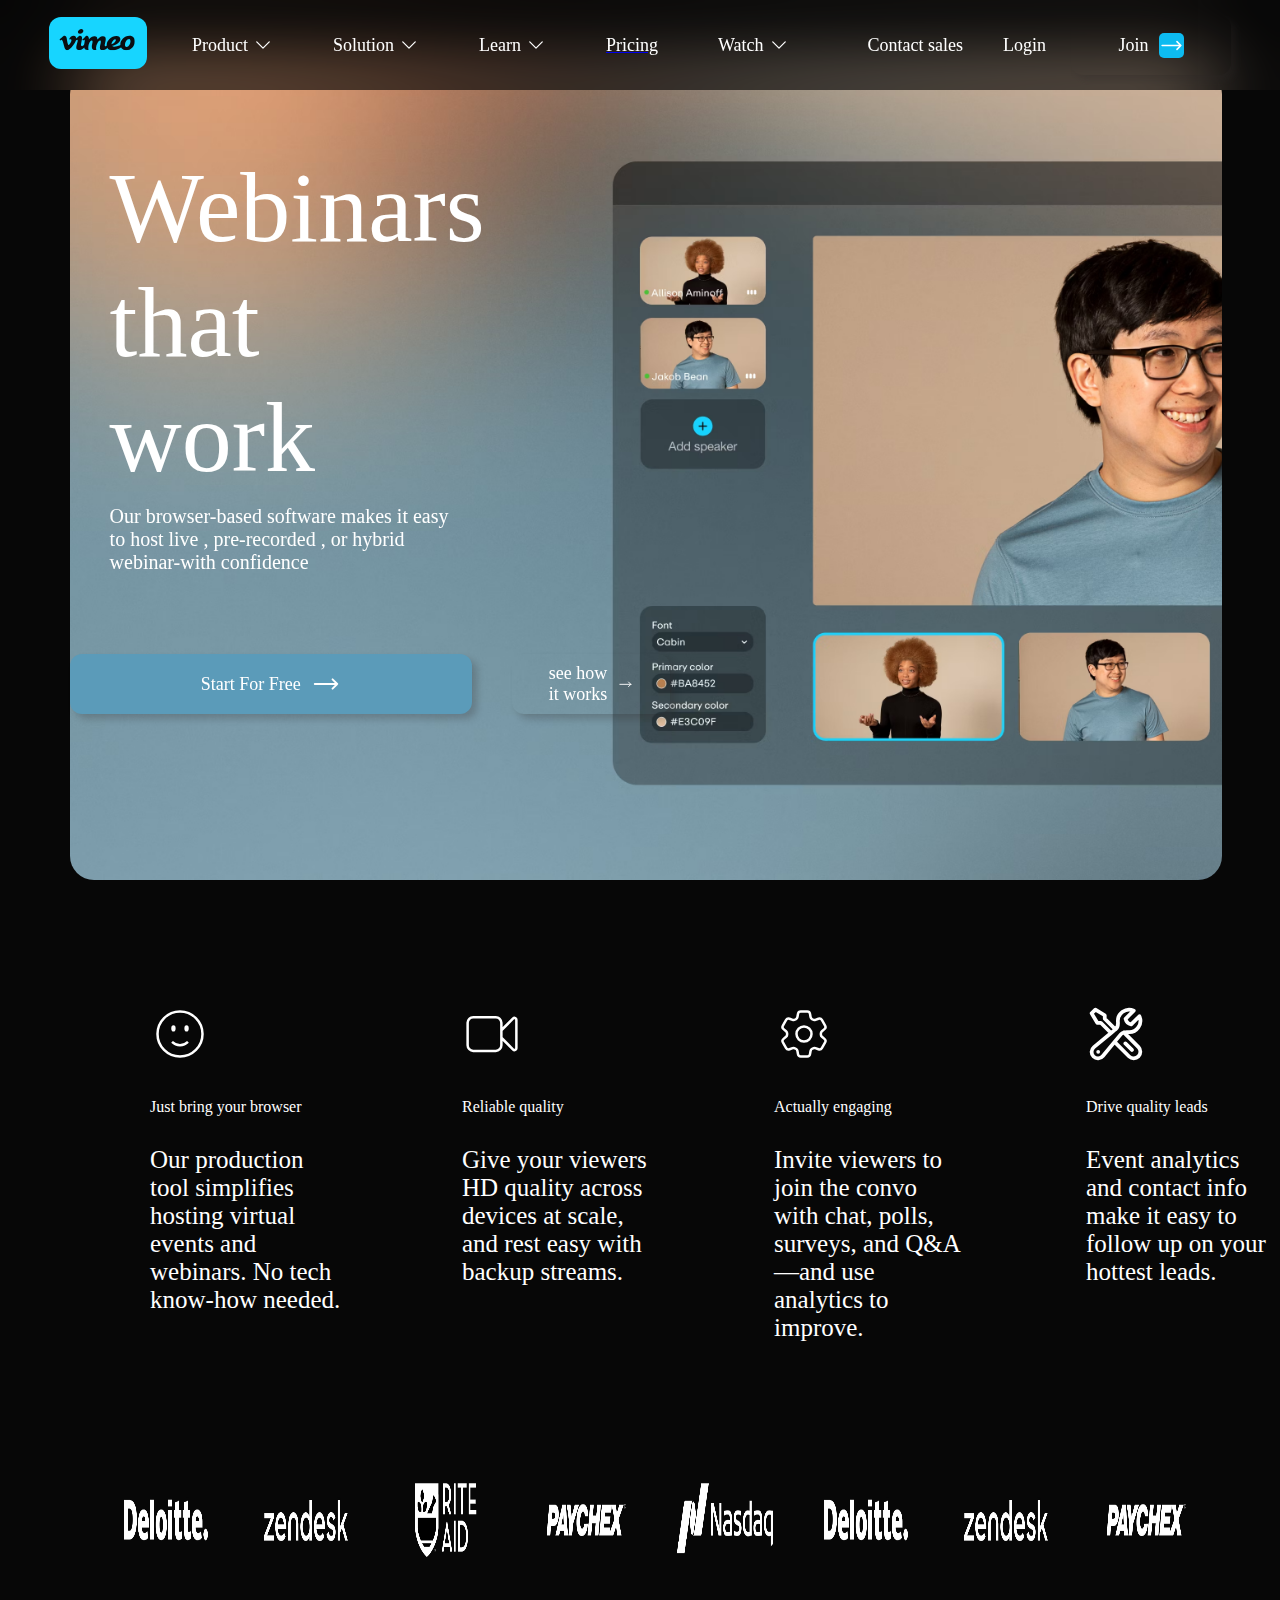
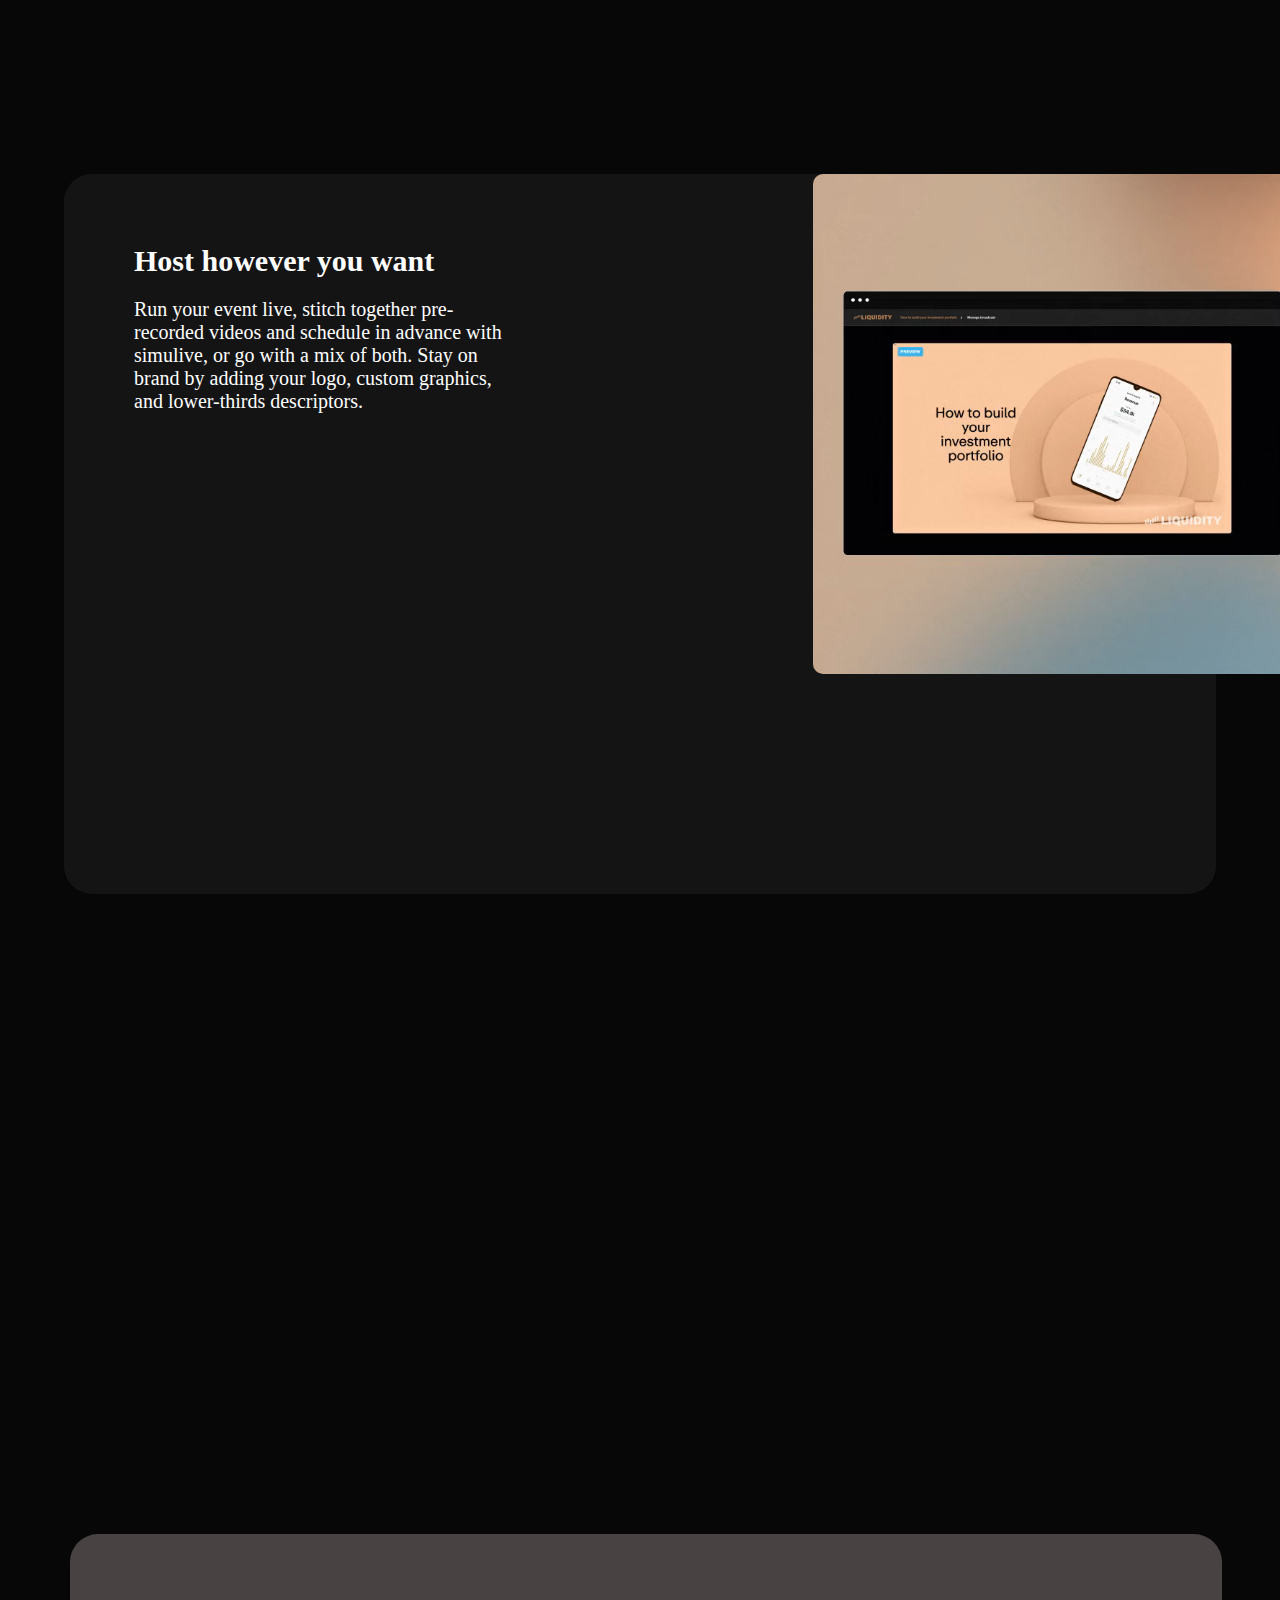
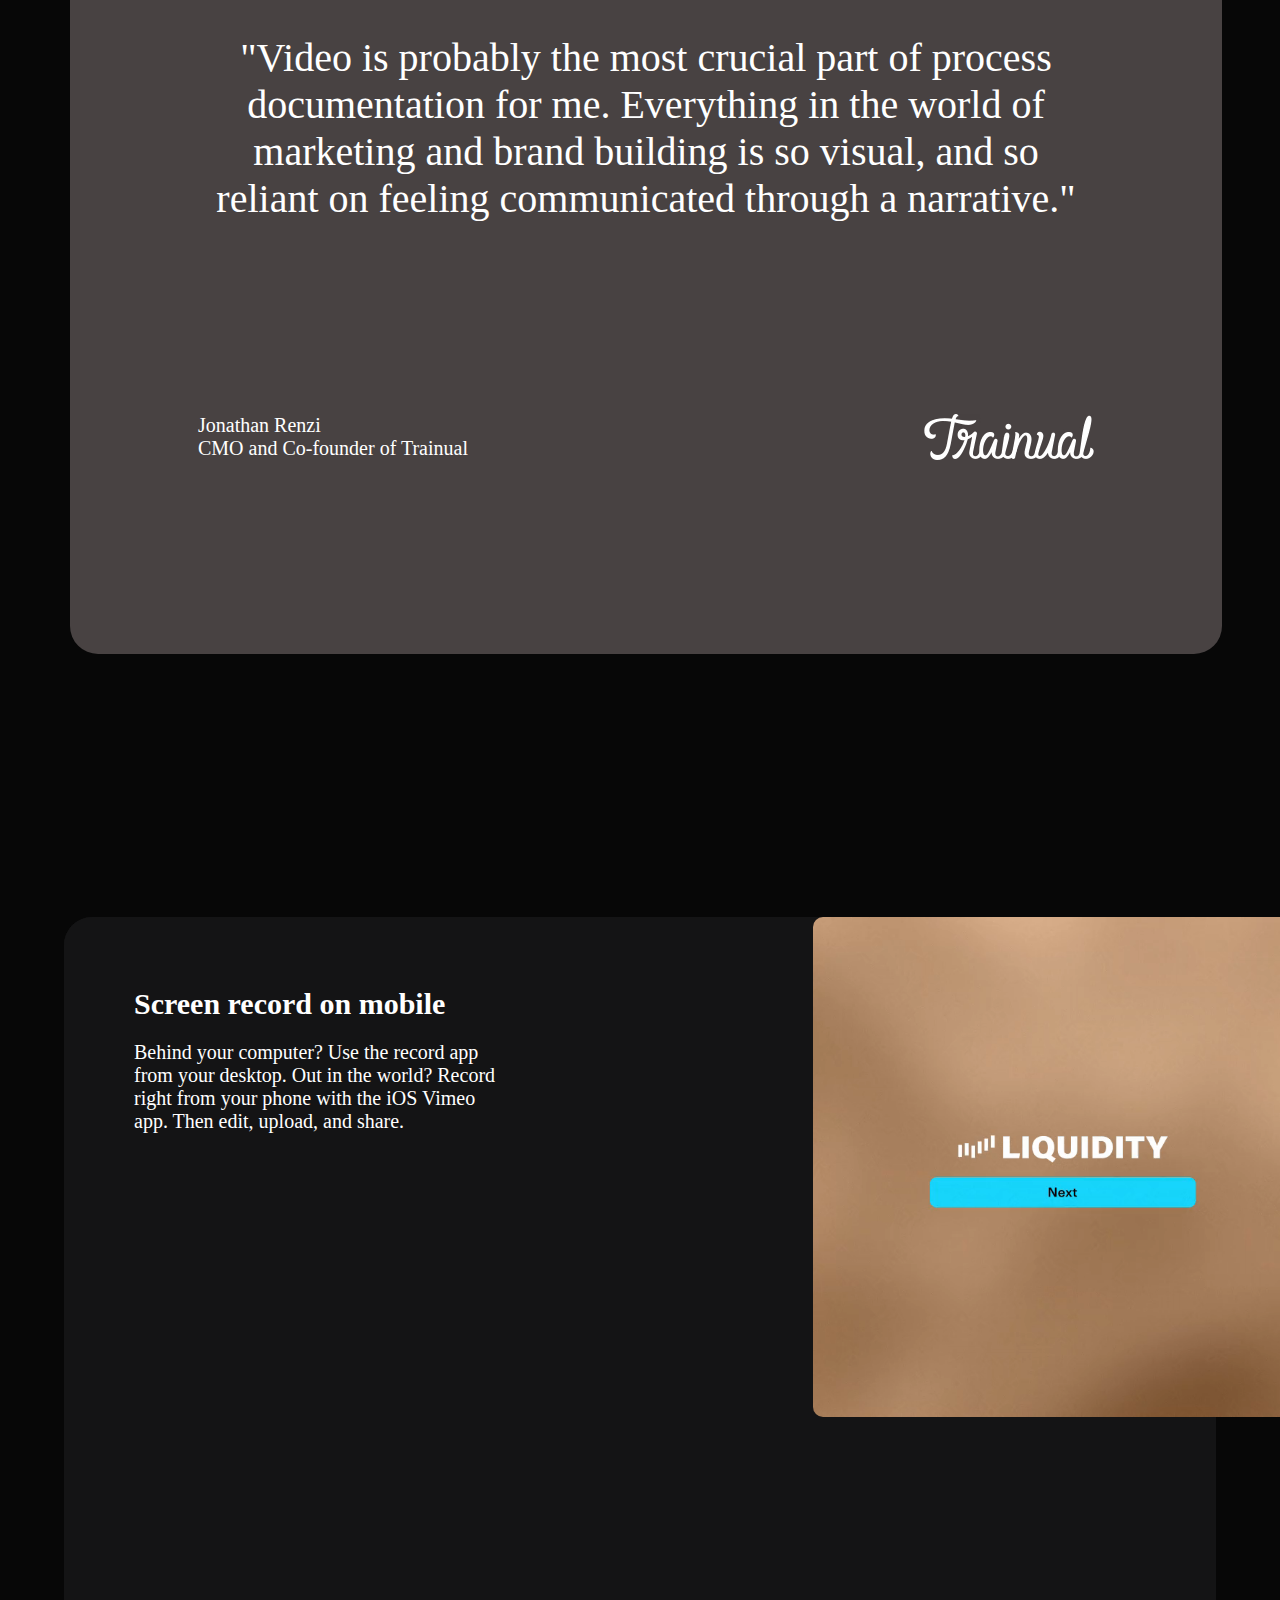
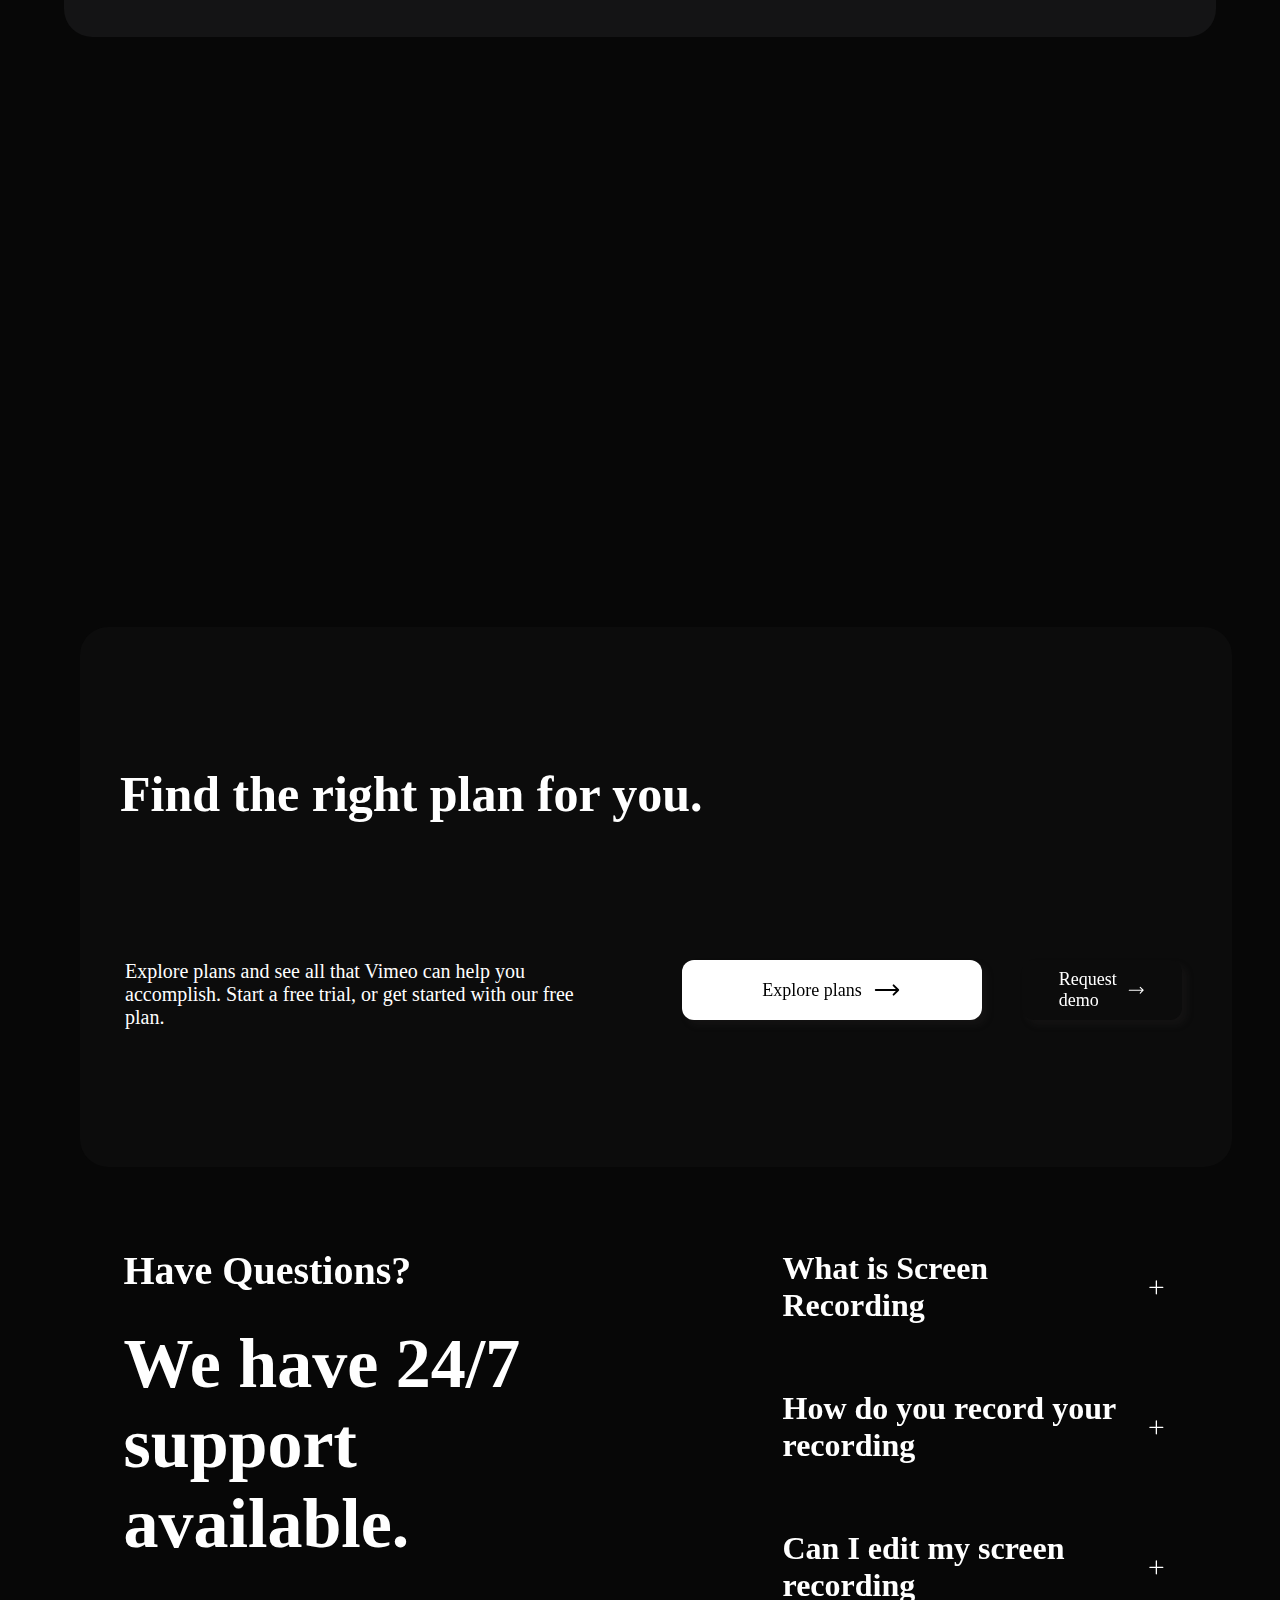
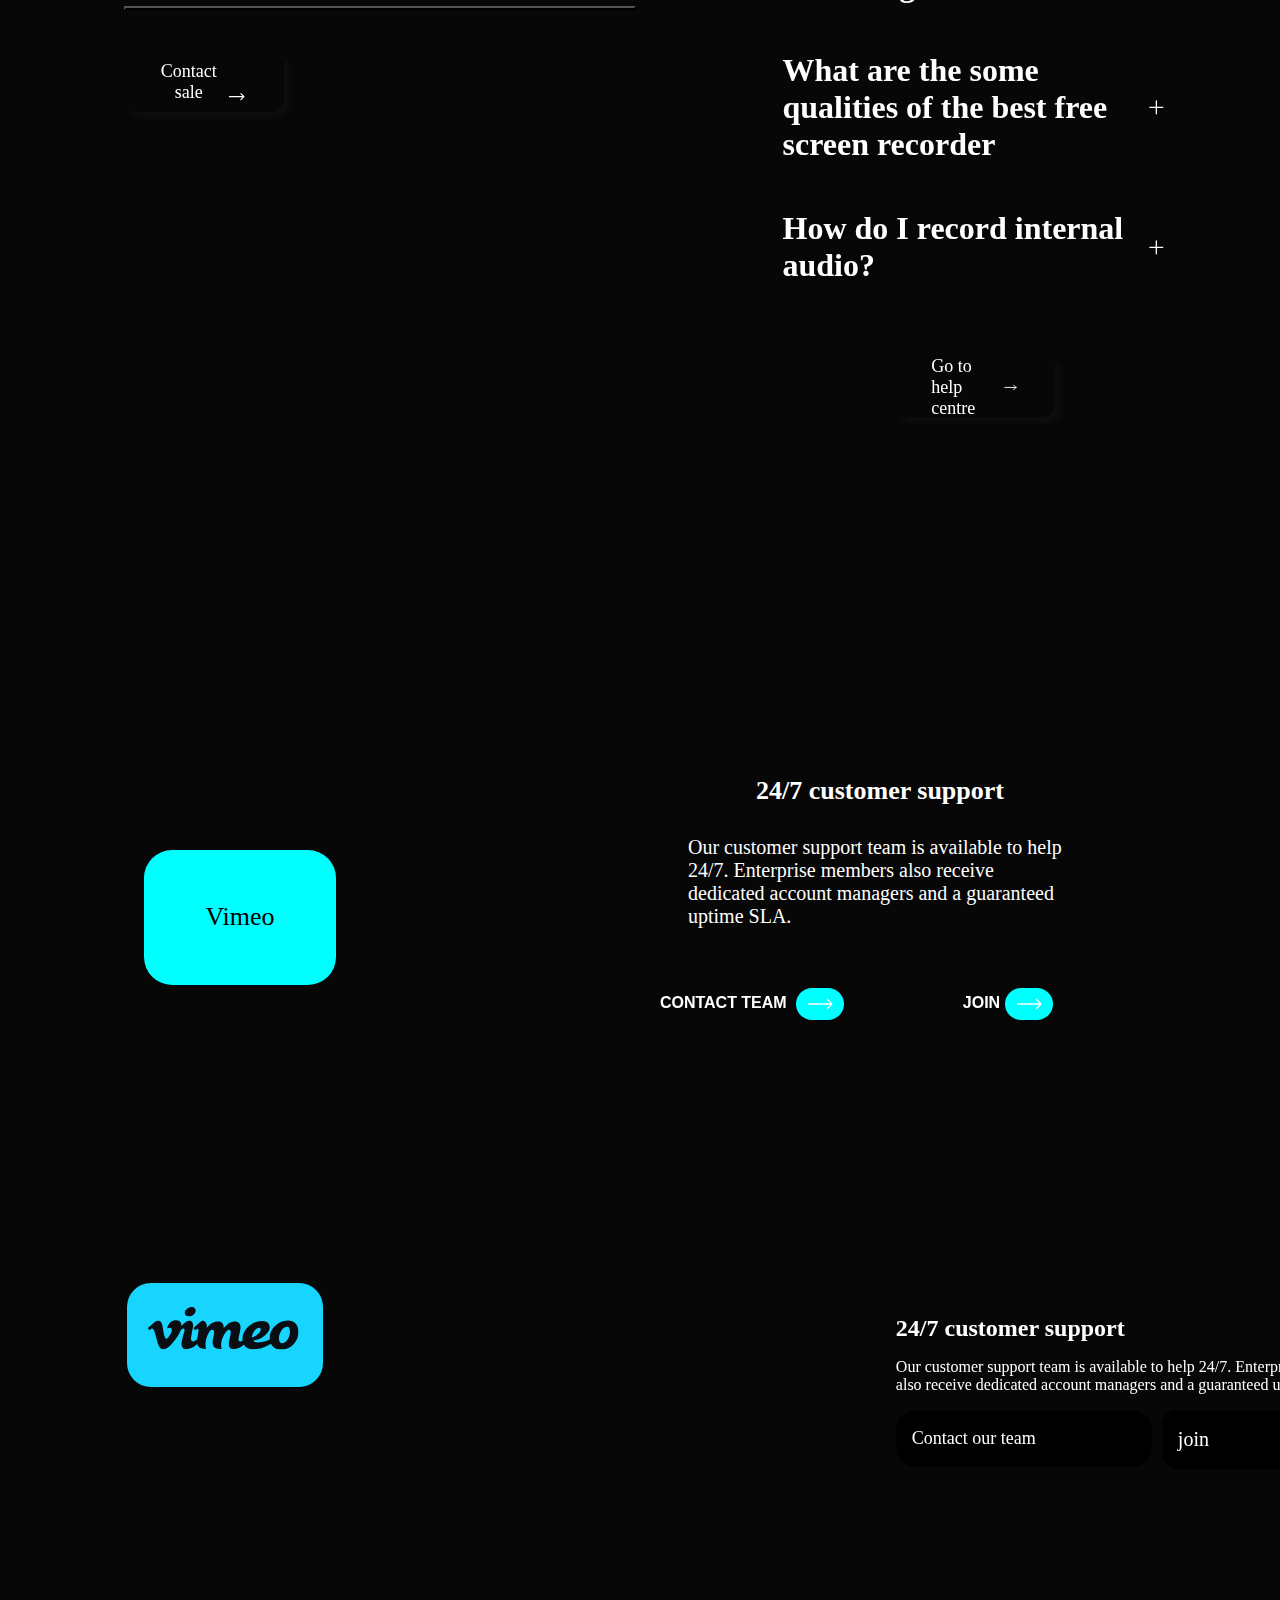
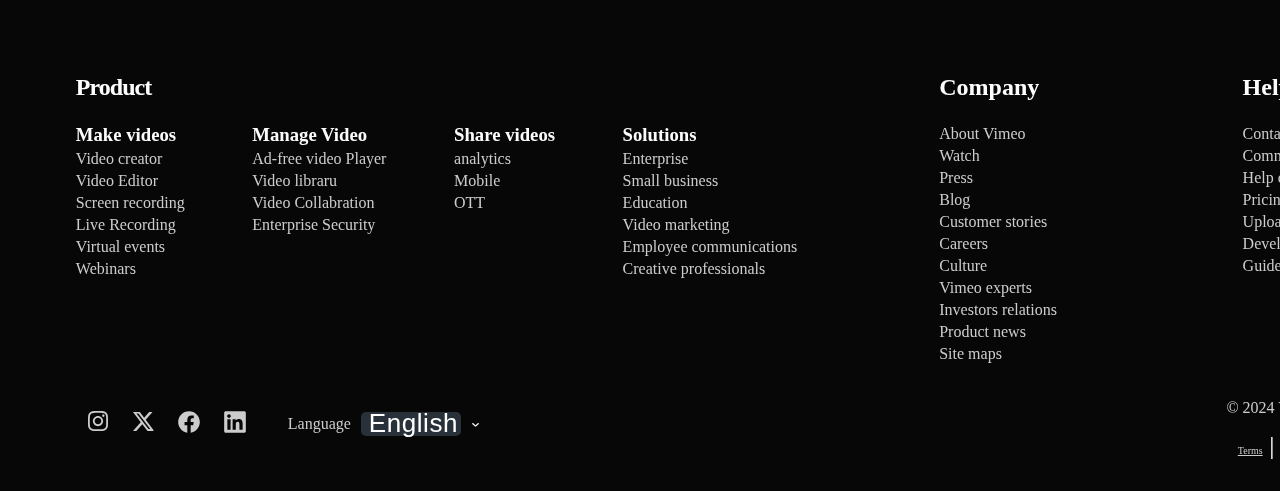
<file: Prateek/PrateekWebnarIndex.html>
<!DOCTYPE html>
<html lang="en">
<head>
    <meta charset="UTF-8">
    <meta name="viewport" content="width=device-width, initial-scale=1.0">
    <title>Webinars</title>
    <link rel="stylesheet" href="PrateekWebnarStyle.css">
    <link rel="stylesheet" href="../PrateekNavbar.css">
    <link rel="icon" href="../assests/icons8-vimeo-48.png">
</head>
<body>
   <div class="header">
    <div class="menu-bar">
        <div class="menu-left">
          <a href="../index.html">
            <svg class="svgmenu" xmlns="http://www.w3.org/2000/svg" width="98" height="52" viewBox="0 0 98 52" fill="none"><title>Vimeo</title><rect width="98" height="52" rx="12" fill="#17D5FF"></rect><g clip-path="url(#clip0_7375_9076)"><path d="M27.2305 22.0144C27.1551 23.6479 26.0092 25.8843 23.7915 28.7236C21.4996 31.6886 19.5599 33.1711 17.9737 33.1711C16.9911 33.1711 16.1591 32.2684 15.4801 30.462C15.0259 28.8066 14.5729 27.1512 14.1198 25.4958C13.6158 23.6906 13.0747 22.7868 12.4954 22.7868C12.3691 22.7868 11.9276 23.0508 11.1721 23.5776L10.3784 22.5609C11.2104 21.8335 12.0319 21.106 12.8395 20.3775C13.9495 19.423 14.7826 18.9215 15.3376 18.8708C16.6493 18.7451 17.4569 19.6386 17.7605 21.5487C18.0884 23.6099 18.3143 24.8929 18.4418 25.3944C18.8207 27.1051 19.2366 27.9593 19.6908 27.9593C20.0442 27.9593 20.5738 27.4048 21.2806 26.2947C21.9862 25.1846 22.3651 24.3408 22.4161 23.7609C22.5169 22.8029 22.138 22.3234 21.2806 22.3234C20.8762 22.3234 20.4602 22.4156 20.0327 22.5989C20.8611 19.8979 22.4451 18.5861 24.781 18.661C26.5132 18.7117 27.3301 19.8299 27.2305 22.0156V22.0144Z" fill="#0A0E12"></path><path d="M37.6366 27.3046C36.9298 28.6337 35.9589 29.8384 34.7214 30.9174C33.0297 32.3722 31.3391 33.1007 29.6486 33.1007C28.8653 33.1007 28.2651 32.8494 27.8492 32.348C27.4332 31.8465 27.2374 31.194 27.2629 30.3906C27.2872 29.5629 27.5456 28.2833 28.038 26.5518C28.5305 24.8203 28.7773 23.8912 28.7773 23.7655C28.7773 23.1142 28.549 22.7868 28.096 22.7868C27.9442 22.7868 27.5155 23.0508 26.8087 23.5776L25.9385 22.5609C26.7461 21.8335 27.5537 21.106 28.3613 20.3775C29.447 19.423 30.2546 18.9215 30.7853 18.8708C31.6172 18.7959 32.229 19.0391 32.6207 19.6028C33.0111 20.1665 33.156 20.8974 33.0563 21.7977C32.7273 23.324 32.3739 25.263 31.995 27.6135C31.9695 28.6902 32.3611 29.2274 33.1687 29.2274C33.5221 29.2274 34.1525 28.8562 35.062 28.1127C35.8187 27.4936 36.4374 26.9115 36.9171 26.3662L37.6366 27.3069V27.3046ZM34.3425 13.9104C34.317 14.5352 34.0018 15.1358 33.3958 15.7099C32.7145 16.3589 31.9069 16.684 30.973 16.684C29.5351 16.684 28.8398 16.0603 28.8908 14.8107C28.9152 14.1617 29.2998 13.5357 30.0449 12.9363C30.7899 12.338 31.6161 12.0371 32.5257 12.0371C33.0552 12.0371 33.4966 12.2446 33.8512 12.6562C34.2046 13.0688 34.368 13.4873 34.3436 13.9104H34.3425Z" fill="#0A0E12"></path><path d="M61.28 27.3045C60.5732 28.6337 59.6022 29.8383 58.3647 30.9174C56.673 32.3722 54.9825 33.1007 53.2919 33.1007C51.6014 33.1007 50.8552 32.1981 50.9062 30.3905C50.9305 29.587 51.0893 28.6222 51.3789 27.4924C51.6686 26.3627 51.8273 25.4843 51.8528 24.8572C51.8783 23.9038 51.5875 23.4266 50.9792 23.4266C50.321 23.4266 49.5366 24.2059 48.6247 25.7621C47.6618 27.3945 47.1428 28.9761 47.0674 30.507C47.0165 31.5883 47.1231 32.4171 47.3861 32.9935C45.6249 33.0442 44.3909 32.7549 43.6875 32.1278C43.0572 31.5756 42.7687 30.6591 42.8185 29.3784C42.8428 28.5749 42.9668 27.7714 43.1904 26.9679C43.4129 26.1644 43.5369 25.4486 43.5624 24.8203C43.6134 23.8911 43.2716 23.4266 42.5393 23.4266C41.9066 23.4266 41.2241 24.1436 40.4918 25.5742C39.7596 27.0048 39.354 28.5 39.2787 30.0562C39.2277 31.4626 39.3181 32.4413 39.5498 32.9935C37.8176 33.0442 36.587 32.6811 35.8594 31.9041C35.2557 31.254 34.9799 30.2649 35.0309 28.938C35.0553 28.2879 35.17 27.3795 35.3785 26.2152C35.5871 25.0508 35.703 24.1436 35.7273 23.4923C35.7771 23.0415 35.6636 22.8168 35.3866 22.8168C35.2349 22.8168 34.8061 23.0715 34.0993 23.5787L33.1909 22.562C33.3172 22.4629 34.1109 21.7343 35.5767 20.3786C36.6369 19.3999 37.3553 18.8984 37.7342 18.8731C38.39 18.8224 38.9207 19.0921 39.3239 19.6823C39.7283 20.2726 39.9299 20.9573 39.9299 21.7354C39.9299 21.9868 39.9044 22.2254 39.8546 22.4513C40.2335 21.8749 40.6749 21.3712 41.1801 20.9446C42.3411 19.9406 43.6412 19.3745 45.0791 19.25C46.3154 19.1498 47.1984 19.4379 47.7302 20.1158C48.1578 20.668 48.3594 21.4599 48.335 22.4894C48.5123 22.3395 48.7012 22.1758 48.904 21.9994C49.4833 21.3216 50.0511 20.7821 50.6072 20.3798C51.5412 19.7019 52.5133 19.325 53.5225 19.2489C54.7345 19.1486 55.6047 19.4356 56.1342 20.1123C56.5873 20.6622 56.79 21.4507 56.7402 22.4755C56.7147 23.1764 56.5444 24.1955 56.2292 25.535C55.9129 26.8734 55.7553 27.6423 55.7553 27.8417C55.7298 28.3674 55.7808 28.7305 55.9071 28.93C56.0334 29.1305 56.3358 29.2297 56.8155 29.2297C57.1689 29.2297 57.7993 28.8585 58.7088 28.1149C59.4655 27.4959 60.0842 26.9137 60.5639 26.3685L61.2834 27.3091L61.28 27.3045Z" fill="#0A0E12"></path><path d="M75.4762 27.2665C74.7439 28.4712 73.306 29.6736 71.1601 30.8771C68.4847 32.4068 65.771 33.1711 63.0203 33.1711C60.9752 33.1711 59.5106 32.4933 58.6277 31.1376C57.9973 30.2084 57.6938 29.1041 57.7193 27.8233C57.7436 25.7898 58.6532 23.8578 60.4457 22.0237C62.4143 20.0155 64.7363 19.0115 67.4117 19.0115C69.8855 19.0115 71.1972 20.0144 71.349 22.0179C71.4498 23.2952 70.743 24.6105 69.2297 25.9628C67.6133 27.4406 65.581 28.3801 63.1338 28.7802C63.5869 29.4061 64.2694 29.7197 65.1778 29.7197C66.9946 29.7197 68.976 29.2609 71.1219 28.3409C72.6606 27.6954 73.8726 27.0233 74.7567 26.3282L75.4762 27.2677V27.2665ZM66.8822 23.3333C66.9065 22.66 66.6296 22.3211 66.0503 22.3211C65.2936 22.3211 64.5254 22.8399 63.7445 23.8762C62.9635 24.9126 62.5591 25.9063 62.5348 26.855C62.5209 26.855 62.5209 27.0175 62.5348 27.3426C63.77 26.893 64.8406 26.2071 65.7478 25.2826C66.4778 24.4837 66.8567 23.8336 66.8822 23.3333Z" fill="#0A0E12"></path><path d="M85.7537 24.7419C85.6518 27.0486 84.7943 29.043 83.1791 30.7226C81.5639 32.4022 79.557 33.2425 77.1597 33.2425C75.1656 33.2425 73.6512 32.6027 72.6165 31.3243C71.8598 30.3721 71.4427 29.1813 71.3674 27.753C71.2399 25.5961 72.0221 23.6157 73.7149 21.8104C75.5317 19.8046 77.8155 18.8016 80.5663 18.8016C82.3321 18.8016 83.6693 19.3919 84.5788 20.5689C85.4374 21.6479 85.8279 23.0393 85.7526 24.7431L85.7537 24.7419ZM81.4758 24.6001C81.5013 23.9211 81.4063 23.2975 81.192 22.7326C80.9776 22.1678 80.6671 21.883 80.265 21.883C78.9777 21.883 77.9175 22.5758 77.0856 23.9592C76.3776 25.0924 75.9987 26.2993 75.9489 27.5812C75.9234 28.2106 76.0369 28.764 76.2895 29.2424C76.5665 29.7957 76.9581 30.0724 77.4633 30.0724C78.5988 30.0724 79.571 29.4061 80.3786 28.0723C81.0599 26.9645 81.4249 25.8082 81.4758 24.6013V24.6001Z" fill="#0A0E12"></path></g><defs><clipPath id="clip0_7375_9076"><rect width="75.3846" height="21.2043" fill="white" transform="translate(10.3784 12.0371)"></rect></clipPath></defs></svg>
          </a>
              <li onclick="toggleSubMenu()">Product<svg xmlns="http://www.w3.org/2000/svg" fill="none" viewBox="0 0 24 24" stroke-width="1.5" stroke="currentColor" class="w-6 h-6">
    <path stroke-linecap="round" stroke-linejoin="round" d="m19.5 8.25-7.5 7.5-7.5-7.5" />
  </svg>
  
             <div class="sub" >
              <ul class="ul-1">
                  <li>Make Videos</li>
                  <div class="sub-list">
  
                    <svg class="w-5 h-5" xmlns="http://www.w3.org/2000/svg" width="24px" height="24px" viewBox="0 0 24 24" fill="none"><path fill-rule="evenodd" clip-rule="evenodd" d="M3.52469 3C2.13034 3 1 4.13035 1 5.52469V13.9403C1 15.3347 2.13034 16.465 3.52469 16.465H11.3922L21.1975 6.65965V5.52469C21.1975 4.13034 20.0672 3 18.6728 3H3.52469ZM8.56746 6.29419C8.85998 6.1134 9.22526 6.09696 9.53283 6.25075L14.4939 8.73128C14.83 8.89936 15.0424 9.24292 15.0424 9.61875C15.0424 9.99457 14.83 10.3381 14.4939 10.5062L9.53283 12.9867C9.22526 13.1405 8.85998 13.1241 8.56746 12.9433C8.27494 12.7625 8.09689 12.4432 8.09689 12.0993V7.13821C8.09689 6.79433 8.27494 6.47497 8.56746 6.29419ZM22.2771 11.8766L22.5694 12.166C23.4386 13.0419 23.1855 13.579 22.5957 14.1707L21.5906 15.179L18.9218 12.5015L19.9269 11.4931C20.5166 10.9015 21.1176 10.7094 21.9868 11.5853L22.2771 11.8766ZM17.5793 13.8484L20.2481 16.5259L16.2616 20.5253C16.1381 20.6492 15.9877 20.7395 15.833 20.7825L13.3307 21.4792C12.854 21.6119 12.5097 21.2664 12.6419 20.7882L13.3363 18.2778C13.3793 18.1226 13.4692 17.9717 13.5928 17.8478L17.5793 13.8484Z" fill="currentColor"></path></svg>
                      <li>Video Creater</li>
                  </div>
                  <div class="sub-list">
                      <svg xmlns="http://www.w3.org/2000/svg" fill="none" viewBox="0 0 24 24" stroke-width="1.5" stroke="currentColor" class="w-6 h-6">
                          <path stroke-linecap="round" stroke-linejoin="round" d="m16.862 4.487 1.687-1.688a1.875 1.875 0 1 1 2.652 2.652L10.582 16.07a4.5 4.5 0 0 1-1.897 1.13L6 18l.8-2.685a4.5 4.5 0 0 1 1.13-1.897l8.932-8.931Zm0 0L19.5 7.125M18 14v4.75A2.25 2.25 0 0 1 15.75 21H5.25A2.25 2.25 0 0 1 3 18.75V8.25A2.25 2.25 0 0 1 5.25 6H10" />
                        </svg>
                        
                      <li>Video Editor</li>
                  </div>
                  <div class="sub-list">
                      <svg class="w-5 h-5" xmlns="http://www.w3.org/2000/svg" width="24px" height="24px" viewBox="0 0 24 24" fill="none"><path fill-rule="evenodd" clip-rule="evenodd" d="M20 12C20 16.4183 16.4183 20 12 20C7.58172 20 4 16.4183 4 12C4 7.58172 7.58172 4 12 4C16.4183 4 20 7.58172 20 12ZM12 22C17.5228 22 22 17.5228 22 12C22 6.47715 17.5228 2 12 2C6.47715 2 2 6.47715 2 12C2 17.5228 6.47715 22 12 22ZM12.1783 16.1644C14.5205 16.1644 16.4192 14.2989 16.4192 11.9977C16.4192 9.6965 14.5205 7.83102 12.1783 7.83102C9.83619 7.83102 7.9375 9.6965 7.9375 11.9977C7.9375 14.2989 9.83619 16.1644 12.1783 16.1644Z" fill="currentColor"></path></svg>                
                     <a href="../Prateek/PrateekScreenRecording.html"> <li>Screen recording</li></a>
                  </div>
                  <div class="sub-list">
                    <svg class="w-5 h-5" xmlns="http://www.w3.org/2000/svg" width="24px" height="24px" viewBox="0 0 24 24" fill="none"><mask id="path-1-inside-1_42_2017" fill="white"><path fill-rule="evenodd" clip-rule="evenodd" d="M3.92992 5C2.58791 5 1.5 6.08791 1.5 7.42992V16.3396C1.5 17.6816 2.58791 18.7695 3.92992 18.7695H14.4596C15.8016 18.7695 16.8895 17.6816 16.8895 16.3396V7.42992C16.8895 6.08791 15.8016 5 14.4596 5H3.92992ZM22.5593 15.7216V7.21895C22.5593 6.59409 21.8817 6.20456 21.3417 6.51902L19.1446 7.79852V15.142L21.3417 16.4215C21.8817 16.736 22.5593 16.3465 22.5593 15.7216Z"></path></mask><path fill-rule="evenodd" clip-rule="evenodd" d="M3.92992 5C2.58791 5 1.5 6.08791 1.5 7.42992V16.3396C1.5 17.6816 2.58791 18.7695 3.92992 18.7695H14.4596C15.8016 18.7695 16.8895 17.6816 16.8895 16.3396V7.42992C16.8895 6.08791 15.8016 5 14.4596 5H3.92992ZM22.5593 15.7216V7.21895C22.5593 6.59409 21.8817 6.20456 21.3417 6.51902L19.1446 7.79852V15.142L21.3417 16.4215C21.8817 16.736 22.5593 16.3465 22.5593 15.7216Z" fill="currentColor"></path><path d="M21.3417 6.51902L20.2547 4.65253V4.65253L21.3417 6.51902ZM19.1446 7.79852L18.0576 5.93203L16.9847 6.55688V7.79852H19.1446ZM19.1446 15.142H16.9847V16.3837L18.0576 17.0085L19.1446 15.142ZM21.3417 16.4215L22.4287 14.555L22.4287 14.555L21.3417 16.4215ZM3.65993 7.42992C3.65993 7.28081 3.78081 7.15993 3.92992 7.15993V2.84007C1.39502 2.84007 -0.659926 4.89502 -0.659926 7.42992H3.65993ZM3.65993 16.3396V7.42992H-0.659926V16.3396H3.65993ZM3.92992 16.6096C3.78081 16.6096 3.65993 16.4887 3.65993 16.3396H-0.659926C-0.659926 18.8745 1.39502 20.9295 3.92992 20.9295V16.6096ZM14.4596 16.6096H3.92992V20.9295H14.4596V16.6096ZM14.7295 16.3396C14.7295 16.4887 14.6087 16.6096 14.4596 16.6096V20.9295C16.9945 20.9295 19.0494 18.8745 19.0494 16.3396H14.7295ZM14.7295 7.42992V16.3396H19.0494V7.42992H14.7295ZM14.4596 7.15993C14.6087 7.15993 14.7295 7.28081 14.7295 7.42992H19.0494C19.0494 4.89501 16.9945 2.84007 14.4596 2.84007V7.15993ZM3.92992 7.15993H14.4596V2.84007H3.92992V7.15993ZM20.3994 7.21895V15.7216H24.7192V7.21895H20.3994ZM22.4287 8.38551C21.5287 8.90961 20.3994 8.2604 20.3994 7.21895H24.7192C24.7192 4.92777 22.2346 3.49951 20.2547 4.65253L22.4287 8.38551ZM20.2316 9.66502L22.4287 8.38551L20.2547 4.65253L18.0576 5.93203L20.2316 9.66502ZM21.3045 15.142V7.79852H16.9847V15.142H21.3045ZM22.4287 14.555L20.2316 13.2755L18.0576 17.0085L20.2547 18.288L22.4287 14.555ZM20.3994 15.7216C20.3994 14.6802 21.5287 14.0309 22.4287 14.555L20.2547 18.288C22.2346 19.441 24.7192 18.0128 24.7192 15.7216H20.3994Z" fill="currentColor" mask="url(#path-1-inside-1_42_2017)"></path></svg>
                    <li>Live streaming</li>
                
                </div>
                 <div class="sub-list">
                    <svg class="w-5 h-5" xmlns="http://www.w3.org/2000/svg" width="24" height="24" viewBox="0 0 24 24" fill="none"><mask id="path-1-inside-1_3061_109363" fill="white"><path fill-rule="evenodd" clip-rule="evenodd" d="M6.37688 2.63126C6.37688 2.28262 6.65951 2 7.00814 2H7.84982C8.19845 2 8.48107 2.28262 8.48107 2.63126V4.74533H15.6353V2.63126C15.6353 2.28262 15.9179 2 16.2666 2H17.1082C17.4569 2 17.7395 2.28262 17.7395 2.63126V4.74533H19.6752C21.0697 4.74533 22.2002 5.87582 22.2002 7.27036V8.11195H2V7.27036C2 5.87582 3.13049 4.74533 4.52502 4.74533H6.37688V2.63126ZM2 10.637V19.8955C2 21.29 3.13049 22.4205 4.52502 22.4205H19.6752C21.0697 22.4205 22.2002 21.29 22.2002 19.8955V10.637H2ZM12.1001 15.8001C13.146 15.8001 13.9939 14.9719 13.9939 13.9501C13.9939 12.9284 13.146 12.1001 12.1001 12.1001C11.0542 12.1001 10.2063 12.9284 10.2063 13.9501C10.2063 14.9719 11.0542 15.8001 12.1001 15.8001ZM8.73335 19.0189C8.73335 17.6944 9.81001 16.6207 11.1381 16.6207H13.062C14.3901 16.6207 15.4667 17.6944 15.4667 19.0189V20.1087C15.4667 20.5664 15.0957 20.9375 14.638 20.9375H9.56214C9.10441 20.9375 8.73335 20.5664 8.73335 20.1087V19.0189Z"></path></mask><path fill-rule="evenodd" clip-rule="evenodd" d="M6.37688 2.63126C6.37688 2.28262 6.65951 2 7.00814 2H7.84982C8.19845 2 8.48107 2.28262 8.48107 2.63126V4.74533H15.6353V2.63126C15.6353 2.28262 15.9179 2 16.2666 2H17.1082C17.4569 2 17.7395 2.28262 17.7395 2.63126V4.74533H19.6752C21.0697 4.74533 22.2002 5.87582 22.2002 7.27036V8.11195H2V7.27036C2 5.87582 3.13049 4.74533 4.52502 4.74533H6.37688V2.63126ZM2 10.637V19.8955C2 21.29 3.13049 22.4205 4.52502 22.4205H19.6752C21.0697 22.4205 22.2002 21.29 22.2002 19.8955V10.637H2ZM12.1001 15.8001C13.146 15.8001 13.9939 14.9719 13.9939 13.9501C13.9939 12.9284 13.146 12.1001 12.1001 12.1001C11.0542 12.1001 10.2063 12.9284 10.2063 13.9501C10.2063 14.9719 11.0542 15.8001 12.1001 15.8001ZM8.73335 19.0189C8.73335 17.6944 9.81001 16.6207 11.1381 16.6207H13.062C14.3901 16.6207 15.4667 17.6944 15.4667 19.0189V20.1087C15.4667 20.5664 15.0957 20.9375 14.638 20.9375H9.56214C9.10441 20.9375 8.73335 20.5664 8.73335 20.1087V19.0189Z" fill="currentColor"></path><path d="M8.48107 4.74533H7.6394V5.58701H8.48107V4.74533ZM15.6353 4.74533V5.58701H16.477V4.74533H15.6353ZM17.7395 4.74533H16.8978V5.58701H17.7395V4.74533ZM22.2002 8.11195V8.95362H23.0419V8.11195H22.2002ZM2 8.11195H1.15833V8.95362H2V8.11195ZM6.37688 4.74533V5.58701H7.21856V4.74533H6.37688ZM2 10.637V9.7953H1.15833V10.637H2ZM22.2002 10.637H23.0419V9.7953H22.2002V10.637ZM7.00814 1.15833C6.19466 1.15833 5.53521 1.81778 5.53521 2.63126H7.21856C7.21856 2.74747 7.12435 2.84167 7.00814 2.84167V1.15833ZM7.84982 1.15833H7.00814V2.84167H7.84982V1.15833ZM9.32275 2.63126C9.32275 1.81778 8.66329 1.15833 7.84982 1.15833V2.84167C7.7336 2.84167 7.6394 2.74747 7.6394 2.63126H9.32275ZM9.32275 4.74533V2.63126H7.6394V4.74533H9.32275ZM15.6353 3.90366H8.48107V5.58701H15.6353V3.90366ZM14.7936 2.63126V4.74533H16.477V2.63126H14.7936ZM16.2666 1.15833C15.4531 1.15833 14.7936 1.81778 14.7936 2.63126H16.477C16.477 2.74747 16.3828 2.84167 16.2666 2.84167V1.15833ZM17.1082 1.15833H16.2666V2.84167H17.1082V1.15833ZM18.5812 2.63126C18.5812 1.81778 17.9217 1.15833 17.1082 1.15833V2.84167C16.992 2.84167 16.8978 2.74747 16.8978 2.63126H18.5812ZM18.5812 4.74533V2.63126H16.8978V4.74533H18.5812ZM19.6752 3.90366H17.7395V5.58701H19.6752V3.90366ZM23.0419 7.27036C23.0419 5.41098 21.5345 3.90366 19.6752 3.90366V5.58701C20.6049 5.58701 21.3585 6.34067 21.3585 7.27036H23.0419ZM23.0419 8.11195V7.27036H21.3585V8.11195H23.0419ZM2 8.95362H22.2002V7.27027H2V8.95362ZM1.15833 7.27036V8.11195H2.84167V7.27036H1.15833ZM4.52502 3.90366C2.66565 3.90366 1.15833 5.41098 1.15833 7.27036H2.84167C2.84167 6.34067 3.59534 5.58701 4.52502 5.58701V3.90366ZM6.37688 3.90366H4.52502V5.58701H6.37688V3.90366ZM5.53521 2.63126V4.74533H7.21856V2.63126H5.53521ZM1.15833 10.637V19.8955H2.84167V10.637H1.15833ZM1.15833 19.8955C1.15833 21.7549 2.66565 23.2622 4.52502 23.2622V21.5788C3.59534 21.5788 2.84167 20.8252 2.84167 19.8955H1.15833ZM4.52502 23.2622H19.6752V21.5788H4.52502V23.2622ZM19.6752 23.2622C21.5345 23.2622 23.0419 21.7549 23.0419 19.8955H21.3585C21.3585 20.8252 20.6049 21.5788 19.6752 21.5788V23.2622ZM23.0419 19.8955V10.637H21.3585V19.8955H23.0419ZM22.2002 9.7953H2V11.4786H22.2002V9.7953ZM13.1522 13.9501C13.1522 14.4886 12.6998 14.9585 12.1001 14.9585V16.6418C13.5922 16.6418 14.8355 15.4551 14.8355 13.9501H13.1522ZM12.1001 12.9418C12.6998 12.9418 13.1522 13.4116 13.1522 13.9501H14.8355C14.8355 12.4451 13.5922 11.2584 12.1001 11.2584V12.9418ZM11.048 13.9501C11.048 13.4116 11.5004 12.9418 12.1001 12.9418V11.2584C10.608 11.2584 9.36464 12.4451 9.36464 13.9501H11.048ZM12.1001 14.9585C11.5004 14.9585 11.048 14.4886 11.048 13.9501H9.36464C9.36464 15.4551 10.608 16.6418 12.1001 16.6418V14.9585ZM11.1381 15.779C9.34735 15.779 7.89167 17.2274 7.89167 19.0189H9.57502C9.57502 18.1614 10.2727 17.4624 11.1381 17.4624V15.779ZM13.062 15.779H11.1381V17.4624H13.062V15.779ZM16.3084 19.0189C16.3084 17.2274 14.8528 15.779 13.062 15.779V17.4624C13.9274 17.4624 14.6251 18.1614 14.6251 19.0189H16.3084ZM16.3084 20.1087V19.0189H14.6251V20.1087H16.3084ZM14.638 21.7791C15.5605 21.7791 16.3084 21.0312 16.3084 20.1087H14.6251C14.6251 20.1089 14.6251 20.1082 14.6253 20.107C14.6256 20.1058 14.626 20.1045 14.6264 20.1034C14.6273 20.1012 14.6283 20.1001 14.6288 20.0996C14.6294 20.099 14.6305 20.0981 14.6327 20.0971C14.6338 20.0967 14.635 20.0963 14.6363 20.096C14.6375 20.0958 14.6382 20.0958 14.638 20.0958V21.7791ZM9.56214 21.7791H14.638V20.0958H9.56214V21.7791ZM7.89167 20.1087C7.89167 21.0312 8.63957 21.7791 9.56214 21.7791V20.0958C9.56193 20.0958 9.56259 20.0958 9.56385 20.096C9.56505 20.0963 9.56629 20.0967 9.56741 20.0971C9.56957 20.0981 9.5707 20.099 9.57125 20.0996C9.57181 20.1001 9.57276 20.1012 9.57367 20.1034C9.57414 20.1045 9.57453 20.1058 9.57478 20.107C9.57503 20.1082 9.57502 20.1089 9.57502 20.1087H7.89167ZM7.89167 19.0189V20.1087H9.57502V19.0189H7.89167Z" fill="currentColor" mask="url(#path-1-inside-1_3061_109363)"></path></svg>
                    <li>Virtual events</li>
                 </div>
                 <div class="sub-list">
                    <svg class="w-5 h-5" xmlns="http://www.w3.org/2000/svg" width="24px" height="24px" viewBox="0 0 24 24" fill="none"><path fill-rule="evenodd" clip-rule="evenodd" d="M1.5 5.125C1.5 3.67525 2.67525 2.5 4.125 2.5H19.875C21.3247 2.5 22.5 3.67525 22.5 5.125V13.875C22.5 15.3247 21.3247 16.5 19.875 16.5H4.125C2.67525 16.5 1.5 15.3247 1.5 13.875V5.125ZM8.98927 6.15402C9.29342 5.96612 9.6732 5.94904 9.993 6.10887L15.1512 8.687C15.5007 8.86168 15.7215 9.21877 15.7215 9.60938C15.7215 9.99998 15.5007 10.3571 15.1512 10.5318L9.993 13.1099C9.6732 13.2697 9.29342 13.2526 8.98927 13.0647C8.68513 12.8768 8.5 12.5449 8.5 12.1875V7.03125C8.5 6.67384 8.68513 6.34192 8.98927 6.15402ZM18 19.4418C18 19.1978 17.8022 19 17.5582 19H6.44181C6.19781 19 6 19.1978 6 19.4418V20.7673C6 21.0113 6.19781 21.2091 6.44182 21.2091H17.5582C17.8022 21.2091 18 21.0113 18 20.7673V19.4418Z" fill="currentColor"></path></svg>
                    <a href="PrateekWebnarIndex.html"><li>Webinars</li></a>
                 </div>
              </ul>
              <ul>
                  <li>Manage videos</li>
                  <li>Ad free video player</li>
                  <li>Video Collaboration</li>
                  <li>Enterprise security</li>
              </ul>
              <ul>
                  <li>Share Video</li>
                  <li>Analytics</li>
                  <li>Mobile</li>
                  <li>OTT</li>
              </ul>
              <ul>
                  <li>New releases</li>
                  <li>Winter</li>
                  <li>Mobile</li>
                  <li>OTT</li>
              </ul>
             </div>
          </li>
              <li onclick="handlesubmit()">Solution<svg xmlns="http://www.w3.org/2000/svg" fill="none" viewBox="0 0 24 24" stroke-width="1.5" stroke="currentColor" class="w-6 h-6">
    <path stroke-linecap="round" stroke-linejoin="round" d="m19.5 8.25-7.5 7.5-7.5-7.5" />
  </svg>
  
            <div class="app" >
              <ul class="ul-1">
                  <li>Vimeo for</li>
                  <li>Enterprise hosting</li>
                  <li>Small business</li>
                  <li>Creative professionals</li>
                  <li>Education</li>
              </ul>
              <ul>
                  <li>Use cases</li>
                  <li>Video marketing</li>
                  <li>Events & webinars</li>
                  <li>Employee comms</li>
                  <li>Video monetization</li>
              </ul>
              <ul>
                  <li>Upload a video</li>
                  <li>Create a video</li>
                  <li>Record a video</li>
                  <li>Create an event</li>
              </ul>
             </div>
          </li>
              <li onclick="yes()"> Learn<svg xmlns="http://www.w3.org/2000/svg" fill="none" viewBox="0 0 24 24" stroke-width="1.5" stroke="currentColor" class="w-6 h-6">
    <path stroke-linecap="round" stroke-linejoin="round" d="m19.5 8.25-7.5 7.5-7.5-7.5" />
  </svg>
  
            <div class="app1">
              <ul>
                  <li>Resourcesq</li>
             <a href="../Aniket/Anitket.html"> <li>Customer stories</li></a>
              <li>Blog</li>
              <li>Events & experiences</li>
              <li>Guides</li>
              <a href="../Aniket/AnketSecond.html"><li>Video school</li></a>
              <li>Help center</li>
              </ul>
              <ul>
                  <li>Connect</li>
                  <li>Community</li>
                  <li>Developers</li>
                  <li>Become a partner</li>
                  <li>Hire a video pro</li>
              </ul>
              <img class="image_navbar" src="../assests/Prateeekkkfinal.avif" alt="" width="300px" height="300px">
            </div>
          </li>
             <a href="../Manoj/manoj_index.html"> <li>Pricing</li></a>
              <li onclick="no()">Watch<svg xmlns="http://www.w3.org/2000/svg" fill="none" viewBox="0 0 24 24" stroke-width="1.5" stroke="currentColor" class="w-6 h-6">
    <path stroke-linecap="round" stroke-linejoin="round" d="m19.5 8.25-7.5 7.5-7.5-7.5" />
  </svg>
  
            <div class="app2">
              <ul>
                  <li>Featured</li>
                  <li>Staff Picks</li>
                  <li>Generation Vimeo</li>
                  <li>Best of the Year</li>
              </ul>
              <ul>
                  <li>Browser videos by</li>
                  <li>Best of Staff Picks</li>
                  <li>Categories</li>
                  <li>Channels</li>
                  <li>On Demand</li>
                  <li>Browser all</li>
              </ul>
              <img class="image_navbar" src="../assests/homepage-img 2.avif" alt="" width="300px" height="300px">
            </div>
          </li>
        </div>
        <div class="menu-right">
          <li>Contact sales</li>
          <li>Login</li>
          <!-- <div class="menu-right-button">
              <span>Join</span>
              <svg xmlns="http://www.w3.org/2000/svg" fill="none" viewBox="0 0 24 24" stroke-width="1.5" stroke="currentColor" class="w-6 h-6">
                  <path stroke-linecap="round" stroke-linejoin="round" d="M17.25 8.25 21 12m0 0-3.75 3.75M21 12H3" />
                </svg>
                
          </div> -->
          <div class="wrapper">
            <div class="btn-pink" id="btn-top">Join
                <svg xmlns="http://www.w3.org/2000/svg" fill="none" viewBox="0 0 24 24" stroke-width="1.5" stroke="currentColor" class="w-6 h-6">
                    <path stroke-linecap="round" stroke-linejoin="round" d="M17.25 8.25 21 12m0 0-3.75 3.75M21 12H3" />
                  </svg>
            </div> 
          </div>
          <div class="hamburger">
            <div class="bar1"></div>
            <div class="bar2"></div>
            <div class="bar3"></div>
        </div>
        </div>
     </div>
    
     <nav class="mobileNav">
        <a  href="Prateek/PrateekScreenRecording.html" >Product</a>
        <a href="Aniket/Anitket.html">Solution</a>
        <a href="Aniket/AnketSecond.html">Learn</a>
        <a href="Manoj/manoj_index.html">Pricing</a>
        <a href="Prateek/PrateekWebnarIndex.html">Watch</a>
    </nav>
    <!-- section 1 -->
    <div class="middle">
        <div class="video_container">
            <!-- <video class="video" autoplay loop  src="assests/1stvideo.mp4"></video> -->
            <img src="../img/f4c7f5c2125e5d50319f7ca1fbd5e942.avif" alt="">
        </div>
        <div class="inside_video">
            <div class="heading_video">
                <span>Webinars</span><br>
                <span>that work</span><br>
                <!-- <span>recorder</span><br> -->
            </div>
            <div class="para_video">
                <p>Our browser-based software makes it easy to host live , pre-recorded , or hybrid webinar-with confidence </p>
            </div>
            <div class="button_start">
                <!-- <div class="section722">
                    <a href="#">
                      <span> Start For Free <svg xmlns="http://www.w3.org/2000/svg" fill="none" viewBox="0 0 24 24" strokeWidth={1.5} stroke="currentColor" className="w-6 h-6">
                        <path strokeLinecap="round" strokeLinejoin="round" d="M17.25 8.25 21 12m0 0-3.75 3.75M21 12H3" />
                      </svg></span>
                    </a>
                  </div> -->
                  <div class="btn-pink1" id="btn-top">Start For Free
                    <svg xmlns="http://www.w3.org/2000/svg" fill="none" viewBox="0 0 24 24" stroke-width="1.5" stroke="currentColor" class="w-6 h-6">
                        <path stroke-linecap="round" stroke-linejoin="round" d="M17.25 8.25 21 12m0 0-3.75 3.75M21 12H3" />
                      </svg>
                </div> 
                <!-- <button class="bitton11">Start For Free</button> -->
                <!-- <div class="button_text">
                    Start For Free
                </div>
                <div class="button_icon">
                    icon
                </div> -->
                <!-- <div class="section722">
                    <a href="#">
                      <span> see how it works<svg xmlns="http://www.w3.org/2000/svg" fill="none" viewBox="0 0 24 24" strokeWidth={1.5} stroke="currentColor" className="w-6 h-6">
                        <path strokeLinecap="round" strokeLinejoin="round" d="M17.25 8.25 21 12m0 0-3.75 3.75M21 12H3" />
                      </svg></span>
                    </a>
                  </div> -->
                  <div class="btn-pink" id="btn-top">see how it works
                    <svg xmlns="http://www.w3.org/2000/svg" fill="none" viewBox="0 0 24 24" stroke-width="1.5" stroke="currentColor" class="w-6 h-6">
                        <path stroke-linecap="round" stroke-linejoin="round" d="M17.25 8.25 21 12m0 0-3.75 3.75M21 12H3" />
                      </svg>
                </div> 

                   </div>
             </div>
    </div>

 

  <div class="section6">
    <div class="sec51">
        <div class="one">
            <svg xmlns="http://www.w3.org/2000/svg" fill="none" viewBox="0 0 24 24" strokeWidth={1.5} stroke="currentColor" className="w-6 h-6">
                <path strokeLinecap="round" strokeLinejoin="round" d="M15.182 15.182a4.5 4.5 0 0 1-6.364 0M21 12a9 9 0 1 1-18 0 9 9 0 0 1 18 0ZM9.75 9.75c0 .414-.168.75-.375.75S9 10.164 9 9.75 9.168 9 9.375 9s.375.336.375.75Zm-.375 0h.008v.015h-.008V9.75Zm5.625 0c0 .414-.168.75-.375.75s-.375-.336-.375-.75.168-.75.375-.75.375.336.375.75Zm-.375 0h.008v.015h-.008V9.75Z" />
              </svg>
        </div>
        <div class="two">
            Just bring your browser
        </div>
        <div class="three">
            Our production tool simplifies hosting virtual events and webinars. No tech know-how needed.
        </div>
    </div>
    <div class="sec51">
        <div class="one">
            <svg xmlns="http://www.w3.org/2000/svg" fill="none" viewBox="0 0 24 24" strokeWidth={1.5} stroke="currentColor" className="w-6 h-6">
                <path strokeLinecap="round" strokeLinejoin="round" d="m15.75 10.5 4.72-4.72a.75.75 0 0 1 1.28.53v11.38a.75.75 0 0 1-1.28.53l-4.72-4.72M4.5 18.75h9a2.25 2.25 0 0 0 2.25-2.25v-9a2.25 2.25 0 0 0-2.25-2.25h-9A2.25 2.25 0 0 0 2.25 7.5v9a2.25 2.25 0 0 0 2.25 2.25Z" />
              </svg>              
        </div>
        <div class="two">
            Reliable quality
        </div>
        <div class="three">
            Give your viewers HD quality across devices at scale, and rest easy with backup streams.  </div>
    </div>
    <div class="sec51">
        <div class="one">
            <svg xmlns="http://www.w3.org/2000/svg" fill="none" viewBox="0 0 24 24" strokeWidth={1.5} stroke="currentColor" className="w-6 h-6">
                <path strokeLinecap="round" strokeLinejoin="round" d="M9.594 3.94c.09-.542.56-.94 1.11-.94h2.593c.55 0 1.02.398 1.11.94l.213 1.281c.063.374.313.686.645.87.074.04.147.083.22.127.325.196.72.257 1.075.124l1.217-.456a1.125 1.125 0 0 1 1.37.49l1.296 2.247a1.125 1.125 0 0 1-.26 1.431l-1.003.827c-.293.241-.438.613-.43.992a7.723 7.723 0 0 1 0 .255c-.008.378.137.75.43.991l1.004.827c.424.35.534.955.26 1.43l-1.298 2.247a1.125 1.125 0 0 1-1.369.491l-1.217-.456c-.355-.133-.75-.072-1.076.124a6.47 6.47 0 0 1-.22.128c-.331.183-.581.495-.644.869l-.213 1.281c-.09.543-.56.94-1.11.94h-2.594c-.55 0-1.019-.398-1.11-.94l-.213-1.281c-.062-.374-.312-.686-.644-.87a6.52 6.52 0 0 1-.22-.127c-.325-.196-.72-.257-1.076-.124l-1.217.456a1.125 1.125 0 0 1-1.369-.49l-1.297-2.247a1.125 1.125 0 0 1 .26-1.431l1.004-.827c.292-.24.437-.613.43-.991a6.932 6.932 0 0 1 0-.255c.007-.38-.138-.751-.43-.992l-1.004-.827a1.125 1.125 0 0 1-.26-1.43l1.297-2.247a1.125 1.125 0 0 1 1.37-.491l1.216.456c.356.133.751.072 1.076-.124.072-.044.146-.086.22-.128.332-.183.582-.495.644-.869l.214-1.28Z" />
                <path strokeLinecap="round" strokeLinejoin="round" d="M15 12a3 3 0 1 1-6 0 3 3 0 0 1 6 0Z" />
              </svg>
        </div>
        <div class="two">
            Actually engaging
        </div>
        <div class="three">
            Invite viewers to join the convo with chat, polls, surveys, and Q&A—and use analytics to improve.        </div>
    </div>
    <div class="sec51">
        <div class="one">
            <svg xmlns="http://www.w3.org/2000/svg" fill="none" viewBox="0 0 24 24" stroke-width="1.5" stroke="currentColor" class="w-6 h-6">
                <path stroke-linecap="round" stroke-linejoin="round" d="M11.42 15.17 17.25 21A2.652 2.652 0 0 0 21 17.25l-5.877-5.877M11.42 15.17l2.496-3.03c.317-.384.74-.626 1.208-.766M11.42 15.17l-4.655 5.653a2.548 2.548 0 1 1-3.586-3.586l6.837-5.63m5.108-.233c.55-.164 1.163-.188 1.743-.14a4.5 4.5 0 0 0 4.486-6.336l-3.276 3.277a3.004 3.004 0 0 1-2.25-2.25l3.276-3.276a4.5 4.5 0 0 0-6.336 4.486c.091 1.076-.071 2.264-.904 2.95l-.102.085m-1.745 1.437L5.909 7.5H4.5L2.25 3.75l1.5-1.5L7.5 4.5v1.409l4.26 4.26m-1.745 1.437 1.745-1.437m6.615 8.206L15.75 15.75M4.867 19.125h.008v.008h-.008v-.008Z" />
              </svg>              
        </div>
        <div class="two">
            Drive quality leads
        </div>
        <div class="three">
            Event analytics and contact info make it easy to follow up on your hottest leads.        </div>
    </div>
  </div>
  
  <!-- <marquee  width="100%" direction="left" height="100px" >
             <div class="rotationpart">
                 <div class="firstrotation">
                    <img src="/img/rotation1.avif" alt="" height="60px" width="150px">
                 </div>
                 <div class="firstrotation">
                    <img src="/img/rotation2.avif" alt="" height="60px" width="150px">
                 </div>
                 <div class="firstrotation">
                    <img src="/img/rotation3.avif" alt="" height="60px" width="150px">
                 </div>
                 <div class="firstrotation">
                    <img src="/img/rotation4.avif" alt="" height="60px" width="150px">
                 </div>
                 <div class="firstrotation">
                    <img src="/img/rotation5.avif" alt="" height="60px" width="150px">
                 </div>
             </div>
                  </marquee> -->
                  <div class="slidermain">
                    <section class="slide">
                      <div class="chz65-5 simg"><img src="../img/rotation1.avif" width="100px" height="100px" class="chz65-4 bwhddj" data-airgap-id="45"></div>
                
                      <div class="chz65-5 simg"><img src="../img/rotation2.avif" width="100px" height="100px" class="chz65-4 bwhddj" data-airgap-id="46"></div>
                
                      <div class="chz65-5 simg"><img src="../img/rotation3.avif" width="100px" height="100px" class="chz65-4 bwhddj" data-airgap-id="47"></div>
                
                      <div class="chz65-5 simg"><img src="../img/rotation4.avif" width="100px" height="100px" class="chz65-4 bwhddj" data-airgap-id="48"></div>
                
                      <div class="chz65-5 simg"><img src="../img/rotation5.avif" width="100px" height="100px" class="chz65-4 bwhddj" data-airgap-id="49"></div>
                      
                      <div class="chz65-5 simg"><img src="../img/rotation1.avif" width="100px" height="100px" class="chz65-4 bwhddj" data-airgap-id="45"></div>
                
                      <div class="chz65-5 simg"><img src="../img/rotation2.avif" width="100px" height="100px" class="chz65-4 bwhddj" data-airgap-id="46"></div>
                
                      <div class="chz65-5 simg"><img src="../img/rotation3.avif" width="100px" height="100px" class="chz65-4 bwhddj" data-airgap-id="47"></div>
                
                      <div class="chz65-5 simg"><img src="../img/rotation4.avif" width="100px" height="100px" class="chz65-4 bwhddj" data-airgap-id="48"></div>
                
                      <div class="chz65-5 simg"><img src="../img/rotation5.avif" width="100px" height="100px" class="chz65-4 bwhddj" data-airgap-id="49"></div>
                      
                      <div class="chz65-5 simg"><img src="../img/rotation2.avif" width="100px" height="100px" class="chz65-4 bwhddj" data-airgap-id="46"></div>
                
                      <div class="chz65-5 simg"><img src="../img/rotation3.avif" width="100px" height="100px" class="chz65-4 bwhddj" data-airgap-id="47"></div>
                
                      <div class="chz65-5 simg"><img src="../img/rotation4.avif" width="100px" height="100px" class="chz65-4 bwhddj" data-airgap-id="48"></div>
                
                      <div class="chz65-5 simg"><img src="../img/rotation5.avif" width="100px" height="100px" class="chz65-4 bwhddj" data-airgap-id="49"></div>
                      
                    </section>
                    </div>
                
              
             <!-- section 2 -->
             <h1 class="hero">Silky smooth webinar software</h1>
             <div class="middle1">
                 <div class="image1">
                     <div class="image1para">
                         <h2>Host however you want</h2>
                        <p> Run your event live, stitch together pre-recorded videos and schedule in advance with simulive, or go with a mix of both. Stay on brand by adding your logo, custom graphics, and lower-thirds descriptors.</p>
                     </div>
                     <div class="image1image">
                        <video src="../img/videofram1.mp4" class="image11" autoplay loop muted></video>
                         <!-- <img src="assests/image1.avif" alt="" class="image11"> -->
                     </div>
                 </div>
                 <div class="image2">
                     <div class="image1para">
                         <h2>Delight your audience</h2>
                        <p>Amp up engagement with moderated chat, polls, Q&A, and clickable links. Make things more accessible with automated closed captions for recurring events.</p>
                     </div>
                     <div class="image1image">
                        <video src="../img/videofram2.mp4" class="image22" autoplay loop muted></video>
                         <!-- <img src="assests/image2.avif" alt="" class="image22"> -->
                     </div>
                 </div>

             </div>
               


             <div class="section3">
                <div class="section31">
                    <div class="sectionPara">
                        <p>"Video is probably the most crucial part of process documentation for me. Everything in the world of marketing and brand building is so visual, and so reliant on feeling communicated through a narrative."</p>
                    </div>
                    <div class="sectionbottom">
                        <div class="sectionleft">
                            <p>Jonathan Renzi</p>
                            <p>CMO and Co-founder of Trainual</p>
                        </div>
                        <div class="sectionright">
                            <img src="/assests/section3.avif" alt="">
                        </div>
                    </div>
                </div>
            </div>

               <h3 class="hero">Get inspired.</h3>
             <h1 class="hero">When your event ends, the real fun begins</h1>
            <div class="middle1">
                <div class="image1">
                    <div class="image1para">
                        <h2>Screen record on mobile</h2>
                       <p>Behind your computer? Use the record app from your desktop. Out in the world? Record right from your phone with the iOS Vimeo app. Then edit, upload, and share.</p>
                    </div>
                    <div class="image1image">
                        <video src="../img/videofram3.mp4" class="image11" autoplay loop muted></video>
                        <!-- <img src="assests/image3.avif" alt="" class="image11"> -->
                    </div>
                </div>
                <div class="image2">
                    <div class="image1para">
                        <h2>Securely manage feedback</h2>
                       <p>Organize screen recordings in team folders and set exact permissions for clients, stakeholders, and more. Stay in the loop: Get notified when anyone watches, leaves in-video comments, or responds.</p>
                    </div>
                    <div class="image1image">
                        <video src="../img/videofram4.mp4" class="image22" autoplay loop muted></video>
                        <!-- <img src="assests/image4.avif" alt="" class="image22"> -->
                    </div>
                </div>
            </div> 
        

                     
            <div class="section4">
                <div class="part4">
                    <h1>Find the right plan for you.</h1>
                </div>
                <div class="part42">
                    <p> Explore plans and see all that Vimeo can help you accomplish. Start a free trial, or get started with our free plan.</p>
                   <div class="button1">
                    <div class="btn-pink22" id="btn-top">Explore plans
                      <svg xmlns="http://www.w3.org/2000/svg" fill="none" viewBox="0 0 24 24" stroke-width="1.5" stroke="currentColor" class="w-6 h-6">
                          <path stroke-linecap="round" stroke-linejoin="round" d="M17.25 8.25 21 12m0 0-3.75 3.75M21 12H3" />
                        </svg>
                  </div> 
                    <!-- <div class="section722">
                        <a href="#">
                          <span> Explore plans<svg xmlns="http://www.w3.org/2000/svg" fill="none" viewBox="0 0 24 24" strokeWidth={1.5} stroke="currentColor" className="w-6 h-6">
                            <path strokeLinecap="round" strokeLinejoin="round" d="M17.25 8.25 21 12m0 0-3.75 3.75M21 12H3" />
                          </svg></span>
                        </a>
                      </div> -->
                    <!-- <button class="button11">Explore plans</button> -->
                    <!-- <button class="button22">Request demo </button> -->
                        <!-- <div class="section722">
                            <a href="#">
                              <span> Explore plans<svg xmlns="http://www.w3.org/2000/svg" fill="none" viewBox="0 0 24 24" strokeWidth={1.5} stroke="currentColor" className="w-6 h-6">
                                <path strokeLinecap="round" strokeLinejoin="round" d="M17.25 8.25 21 12m0 0-3.75 3.75M21 12H3" />
                              </svg></span>
                            </a>
                          </div> -->
                          <div class="btn-pink" id="btn-top">Request demo
                            <svg xmlns="http://www.w3.org/2000/svg" fill="none" viewBox="0 0 24 24" stroke-width="1.5" stroke="currentColor" class="w-6 h-6">
                                <path stroke-linecap="round" stroke-linejoin="round" d="M17.25 8.25 21 12m0 0-3.75 3.75M21 12H3" />
                              </svg>
                        </div> 
                
                     </div>
                </div>
            </div> 




              
     <div class="section7">
        <div class="section71">
            <h3>Have Questions?</h3>
            <h1>We have 24/7 support available.</h1>
             <div class="btnsettng">
                <button></button>
            </div>
            <div class="container">
                <!-- <a href="#">
                  <span> Contact sales <svg xmlns="http://www.w3.org/2000/svg" fill="none" viewBox="0 0 24 24" strokeWidth={1.5} stroke="currentColor" className="w-6 h-6">
                    <path strokeLinecap="round" strokeLinejoin="round" d="M17.25 8.25 21 12m0 0-3.75 3.75M21 12H3" />
                  </svg></span>
                </a> -->
                <div class="btn-pink" id="btn-top">Contact sale
                  <svg xmlns="http://www.w3.org/2000/svg" fill="none" viewBox="0 0 24 24" stroke-width="1.5" stroke="currentColor" class="w-6 h-6">
                      <path stroke-linecap="round" stroke-linejoin="round" d="M17.25 8.25 21 12m0 0-3.75 3.75M21 12H3" />
                    </svg>
              </div> 
              </div>
        </div>
        <div class="section72">
            <div class="section722">
                <h1>What is Screen Recording</h1>
                <svg xmlns="http://www.w3.org/2000/svg" fill="none" viewBox="0 0 24 24" stroke-width="1.5" stroke="currentColor" class="w-6 h-6">
                    <path stroke-linecap="round" stroke-linejoin="round" d="M12 4.5v15m7.5-7.5h-15" />
                  </svg>             
            </div>
            <div class="section722">
                <h1>How do you record your recording</h1>
                <svg xmlns="http://www.w3.org/2000/svg" fill="none" viewBox="0 0 24 24" stroke-width="1.5" stroke="currentColor" class="w-6 h-6">
                    <path stroke-linecap="round" stroke-linejoin="round" d="M12 4.5v15m7.5-7.5h-15" />
                  </svg>               
            </div>
            <div class="section722">
                <h1>Can I edit my screen recording</h1>
                <svg xmlns="http://www.w3.org/2000/svg" fill="none" viewBox="0 0 24 24" stroke-width="1.5" stroke="currentColor" class="w-6 h-6">
                    <path stroke-linecap="round" stroke-linejoin="round" d="M12 4.5v15m7.5-7.5h-15" />
                  </svg>                  
            </div>
            <div class="section722">
                <h1>What are the some qualities of the best free screen recorder</h1>
                <svg xmlns="http://www.w3.org/2000/svg" fill="none" viewBox="0 0 24 24" stroke-width="1.5" stroke="currentColor" class="w-6 h-6">
                    <path stroke-linecap="round" stroke-linejoin="round" d="M12 4.5v15m7.5-7.5h-15" />
                  </svg> 
            </div>
            <div class="section722">
                <h1>How do I record internal audio?</h1>
                <svg xmlns="http://www.w3.org/2000/svg" fill="none" viewBox="0 0 24 24" stroke-width="1.5" stroke="currentColor" class="w-6 h-6">
                    <path stroke-linecap="round" stroke-linejoin="round" d="M12 4.5v15m7.5-7.5h-15" />
                  </svg>                  
            </div>
            <div class="section722">
                <!-- <a href="#">
                  <span> Contact sales <svg xmlns="http://www.w3.org/2000/svg" fill="none" viewBox="0 0 24 24" strokeWidth={1.5} stroke="currentColor" className="w-6 h-6">
                    <path strokeLinecap="round" strokeLinejoin="round" d="M17.25 8.25 21 12m0 0-3.75 3.75M21 12H3" />
                  </svg></span>
                </a> -->
                <div class="btn-pink" id="btn-top">Go to help centre
                  <svg xmlns="http://www.w3.org/2000/svg" fill="none" viewBox="0 0 24 24" stroke-width="1.5" stroke="currentColor" class="w-6 h-6">
                      <path stroke-linecap="round" stroke-linejoin="round" d="M17.25 8.25 21 12m0 0-3.75 3.75M21 12H3" />
                    </svg>
              </div> 
              </div> 
         </div> 
    </div>


    <div class="section8">
        <div class="vimeo">
            Vimeo
        </div>
        <div class="section81">
            <h4>24/7 customer support</h4>
            <p>Our customer support team is available to help 24/7. Enterprise members also receive dedicated account managers and a guaranteed uptime SLA.</p>
            <div class="section811">
                <div class="container1">
                    <a href="#">
                      <span> Contact team <svg xmlns="http://www.w3.org/2000/svg" fill="none" viewBox="0 0 24 24" strokeWidth={1.5} stroke="currentColor" className="w-6 h-6">
                        <path strokeLinecap="round" strokeLinejoin="round" d="M17.25 8.25 21 12m0 0-3.75 3.75M21 12H3" />
                      </svg></span>
                    </a>
                  </div>
                   <div class="container1">
                <a href="#">
                  <span> Join<svg xmlns="http://www.w3.org/2000/svg" fill="none" viewBox="0 0 24 24" strokeWidth={1.5} stroke="currentColor" className="w-6 h-6">
                    <path strokeLinecap="round" strokeLinejoin="round" d="M17.25 8.25 21 12m0 0-3.75 3.75M21 12H3" />
                  </svg></span>
                </a>
              </div>
            </div>
        </div>
    </div>



    <section class="footer">
      <div class="inside-footer">
          <div class="footer-up">
                  <svg class="col-start-3 col-end-[-2] md:col-start-1 md:col-end-12" xmlns="http://www.w3.org/2000/svg" width="196px" height="104px" viewBox="0 0 98 52" fill="none"><rect width="98" height="52" rx="12" fill="#17D5FF"></rect><g clip-path="url(#clip0_2811_97855)"><path d="M27.2305 22.0144C27.1551 23.6479 26.0092 25.8843 23.7915 28.7236C21.4996 31.6886 19.5599 33.1711 17.9737 33.1711C16.9911 33.1711 16.1591 32.2684 15.4801 30.462C15.0259 28.8066 14.5729 27.1512 14.1198 25.4958C13.6158 23.6906 13.0747 22.7868 12.4954 22.7868C12.3691 22.7868 11.9276 23.0508 11.1721 23.5776L10.3784 22.5609C11.2104 21.8335 12.0319 21.106 12.8395 20.3775C13.9495 19.423 14.7826 18.9215 15.3376 18.8708C16.6493 18.7451 17.4569 19.6386 17.7605 21.5487C18.0884 23.6099 18.3143 24.8929 18.4418 25.3944C18.8207 27.1051 19.2366 27.9593 19.6908 27.9593C20.0442 27.9593 20.5738 27.4048 21.2806 26.2947C21.9862 25.1846 22.3651 24.3408 22.4161 23.7609C22.5169 22.8029 22.138 22.3234 21.2806 22.3234C20.8762 22.3234 20.4602 22.4156 20.0327 22.5989C20.8611 19.8979 22.4451 18.5861 24.781 18.661C26.5132 18.7117 27.3301 19.8299 27.2305 22.0156V22.0144Z" fill="#0A0E12"></path><path d="M37.6365 27.3046C36.9297 28.6337 35.9587 29.8384 34.7213 30.9174C33.0296 32.3722 31.339 33.1007 29.6485 33.1007C28.8652 33.1007 28.265 32.8494 27.849 32.348C27.4331 31.8465 27.2373 31.194 27.2627 30.3906C27.2871 29.5629 27.5455 28.2833 28.0379 26.5518C28.5304 24.8203 28.7772 23.8912 28.7772 23.7655C28.7772 23.1142 28.5489 22.7868 28.0958 22.7868C27.9441 22.7868 27.5153 23.0508 26.8085 23.5776L25.9384 22.5609C26.746 21.8335 27.5536 21.106 28.3612 20.3775C29.4469 19.423 30.2545 18.9215 30.7852 18.8708C31.6171 18.7959 32.2289 19.0391 32.6205 19.6028C33.011 20.1665 33.1559 20.8974 33.0562 21.7977C32.7271 23.324 32.3737 25.263 31.9948 27.6135C31.9694 28.6902 32.361 29.2274 33.1686 29.2274C33.522 29.2274 34.1523 28.8562 35.0619 28.1127C35.8185 27.4936 36.4373 26.9115 36.917 26.3662L37.6365 27.3069V27.3046ZM34.3424 13.9104C34.3169 14.5352 34.0017 15.1358 33.3957 15.7099C32.7144 16.3589 31.9068 16.684 30.9729 16.684C29.5349 16.684 28.8397 16.0603 28.8907 14.8107C28.915 14.1617 29.2997 13.5357 30.0448 12.9363C30.7898 12.338 31.616 12.0371 32.5255 12.0371C33.0551 12.0371 33.4965 12.2446 33.8511 12.6562C34.2045 13.0688 34.3679 13.4873 34.3435 13.9104H34.3424Z" fill="#0A0E12"></path><path d="M61.28 27.3045C60.5732 28.6337 59.6022 29.8383 58.3647 30.9174C56.673 32.3722 54.9825 33.1007 53.2919 33.1007C51.6014 33.1007 50.8552 32.1981 50.9062 30.3905C50.9305 29.587 51.0893 28.6222 51.3789 27.4924C51.6686 26.3627 51.8273 25.4843 51.8528 24.8572C51.8783 23.9038 51.5875 23.4266 50.9792 23.4266C50.321 23.4266 49.5366 24.2059 48.6247 25.7621C47.6618 27.3945 47.1428 28.9761 47.0674 30.507C47.0165 31.5883 47.1231 32.4171 47.3861 32.9935C45.6249 33.0442 44.3909 32.7549 43.6875 32.1278C43.0572 31.5756 42.7687 30.6591 42.8185 29.3784C42.8428 28.5749 42.9668 27.7714 43.1904 26.9679C43.4129 26.1644 43.5369 25.4486 43.5624 24.8203C43.6134 23.8911 43.2716 23.4266 42.5393 23.4266C41.9066 23.4266 41.2241 24.1436 40.4918 25.5742C39.7596 27.0048 39.354 28.5 39.2787 30.0562C39.2277 31.4626 39.3181 32.4413 39.5498 32.9935C37.8176 33.0442 36.587 32.6811 35.8594 31.9041C35.2557 31.254 34.9799 30.2649 35.0309 28.938C35.0553 28.2879 35.17 27.3795 35.3785 26.2152C35.5871 25.0508 35.703 24.1436 35.7273 23.4923C35.7771 23.0415 35.6636 22.8168 35.3866 22.8168C35.2349 22.8168 34.8061 23.0715 34.0993 23.5787L33.1909 22.562C33.3172 22.4629 34.1109 21.7343 35.5767 20.3786C36.6369 19.3999 37.3553 18.8984 37.7342 18.8731C38.39 18.8224 38.9207 19.0921 39.3239 19.6823C39.7283 20.2726 39.9299 20.9573 39.9299 21.7354C39.9299 21.9868 39.9044 22.2254 39.8546 22.4513C40.2335 21.8749 40.6749 21.3712 41.1801 20.9446C42.3411 19.9406 43.6412 19.3745 45.0791 19.25C46.3154 19.1498 47.1984 19.4379 47.7302 20.1158C48.1578 20.668 48.3594 21.4599 48.335 22.4894C48.5123 22.3395 48.7012 22.1758 48.904 21.9994C49.4833 21.3216 50.0511 20.7821 50.6072 20.3798C51.5412 19.7019 52.5133 19.325 53.5225 19.2489C54.7345 19.1486 55.6047 19.4356 56.1342 20.1123C56.5873 20.6622 56.79 21.4507 56.7402 22.4755C56.7147 23.1764 56.5444 24.1955 56.2292 25.535C55.9129 26.8734 55.7553 27.6423 55.7553 27.8417C55.7298 28.3674 55.7808 28.7305 55.9071 28.93C56.0334 29.1305 56.3358 29.2297 56.8155 29.2297C57.1689 29.2297 57.7993 28.8585 58.7088 28.1149C59.4655 27.4959 60.0842 26.9137 60.5639 26.3685L61.2834 27.3091L61.28 27.3045Z" fill="#0A0E12"></path><path d="M75.4761 27.2665C74.7438 28.4712 73.3059 29.6736 71.16 30.8771C68.4846 32.4068 65.7709 33.1711 63.0202 33.1711C60.9751 33.1711 59.5105 32.4933 58.6275 31.1376C57.9972 30.2084 57.6936 29.1041 57.7191 27.8233C57.7435 25.7898 58.653 23.8578 60.4455 22.0237C62.4142 20.0155 64.7362 19.0115 67.4116 19.0115C69.8854 19.0115 71.1971 20.0144 71.3488 22.0179C71.4497 23.2952 70.7429 24.6105 69.2296 25.9628C67.6132 27.4406 65.5809 28.3801 63.1337 28.7802C63.5868 29.4061 64.2692 29.7197 65.1776 29.7197C66.9945 29.7197 68.9758 29.2609 71.1217 28.3409C72.6605 27.6954 73.8725 27.0233 74.7566 26.3282L75.4761 27.2677V27.2665ZM66.8821 23.3333C66.9064 22.66 66.6295 22.3211 66.0501 22.3211C65.2935 22.3211 64.5253 22.8399 63.7443 23.8762C62.9634 24.9126 62.559 25.9063 62.5347 26.855C62.5208 26.855 62.5208 27.0175 62.5347 27.3426C63.7698 26.893 64.8405 26.2071 65.7477 25.2826C66.4777 24.4837 66.8566 23.8336 66.8821 23.3333Z" fill="#0A0E12"></path><path d="M85.7537 24.7419C85.6518 27.0486 84.7943 29.043 83.1791 30.7226C81.5639 32.4022 79.557 33.2425 77.1597 33.2425C75.1656 33.2425 73.6512 32.6027 72.6165 31.3243C71.8598 30.3721 71.4427 29.1813 71.3674 27.753C71.2399 25.5961 72.0221 23.6157 73.7149 21.8104C75.5317 19.8046 77.8155 18.8016 80.5663 18.8016C82.3321 18.8016 83.6693 19.3919 84.5788 20.5689C85.4374 21.6479 85.8279 23.0393 85.7526 24.7431L85.7537 24.7419ZM81.4758 24.6001C81.5013 23.9211 81.4063 23.2975 81.192 22.7326C80.9776 22.1678 80.6671 21.883 80.265 21.883C78.9777 21.883 77.9175 22.5758 77.0856 23.9592C76.3776 25.0924 75.9987 26.2993 75.9489 27.5812C75.9234 28.2106 76.0369 28.764 76.2895 29.2424C76.5665 29.7957 76.9581 30.0724 77.4633 30.0724C78.5988 30.0724 79.571 29.4061 80.3786 28.0723C81.0599 26.9645 81.4249 25.8082 81.4758 24.6013V24.6001Z" fill="#0A0E12"></path></g><defs><clipPath id="clip0_2811_97855"><rect width="75.3846" height="21.2043" fill="white" transform="translate(10.3784 12.0371)"></rect></clipPath></defs></svg>
              <div class="inside-footerup">
                  <h2>24/7 customer support</h2>
                  <p>Our customer support team is available to help 24/7. Enterprise members also receive dedicated account managers and a guaranteed uptime SLA.</p>
                  

                  <div class="foot-btn">
                      <div class="btn-foot">
                          <span>Contact our team <i class="fa-solid fa-arrow-right"></i></span>
                      </div>
                      <div class="btn-footr">
                          <span>join<i class="fa-solid fa-arrow-right"></i></span>
                      </div>
                  </div>
                  
              </div>
              
              
          </div>
          <div class="final-footer">
              <div class="container-footer">
                  <div class="footcontainer-left">
                      <h2>Product</h2>
                      <div class="footcontainer-left-downside">
                          <div class="inside-left-one">
                              <a href="#"><h3>Make videos</h3></a>
                              <a href="#">Video creator</a>
                              <a href="#">Video Editor</a>
                              <a href="#">Screen recording</a>
                              <a href="#">Live Recording</a>
                              <a href="#">Virtual events</a>
                              <a href="#">Webinars</a>
                          </div>

                          <div class="inside-left-one">
                              <a href="#"><h3>Manage Video</h3></a>
                              <a href="#">Ad-free video Player</a>
                              <a href="#">Video libraru</a>
                              <a href="#">Video Collabration</a>
                              <a href="#">Enterprise Security</a>
                          </div>

                          <div class="inside-left-one">
                              <a href="#"><h3>Share videos</h3></a>
                              <a href="#">analytics</a>
                              <a href="#">Mobile</a>
                              <a href="#">OTT</a>
                          </div>

                          <div class="inside-left-one">
                              <a href="#"><h3>Solutions</h3></a>
                              <a href="#">Enterprise</a>
                              <a href="#">Small business</a>
                              <a href="#">Education</a>
                              <a href="#">Video marketing</a>
                              <a href="#">Employee communications</a>
                              <a href="#">Creative professionals</a>
                          </div>
                      </div>
                      
                  </div>

                  <div class="footcontainer-right">
                      <h2>Company</h2>
                      <div class="footcontainer-left-downside">
                          <div class="inside-left-one">
                              <a href="#">About Vimeo</a>
                              <a href="#">Watch</a>
                              <a href="#">Press</a>
                              <a href="#">Blog</a>
                              <a href="#">Customer stories</a>
                              <a href="#">Careers</a>
                              <a href="#">Culture</a>
                              <a href="#">Vimeo experts</a>
                              <a href="#">Investors relations</a>
                              <a href="#">Product news</a>
                              <a href="#">Site maps</a>
                          </div>
                      </div>
                  </div>

                  <div class="footcontainer-right">
                      <h2>Help & support</h2>
                      <div class="footcontainer-left-downside">
                          <div class="inside-left-one">
                              <a href="#">Contact us</a>
                              <a href="#">Community</a>
                              <a href="#">Help center</a>
                              <a href="#">Pricing</a>
                              <a href="#">Upload</a>
                              <a href="#">Developers</a>
                              <a href="#">Guidelines</a>
                          </div>
                      </div>
                  </div>
              </div>
              <div class="bottom-footer">
                  <div class="bottom-footer-left">
                      <div class="footer-socialmedia">
                          <a href="https://www.instagram.com/vimeo/" class="flex items-center hover:cursor-pointer "><svg class="transition-colors duration-350 ease-in-out hover:text-vimeo-blue" xmlns="http://www.w3.org/2000/svg" width="24px" height="24px" viewBox="0 0 24 24" fill="none"><title>Instagram</title><path fill-rule="evenodd" clip-rule="evenodd" d="M12 2.04034C9.28416 2.04034 8.94358 2.05186 7.87701 2.10052C6.81259 2.14907 6.08569 2.31813 5.44958 2.56535C4.79203 2.82087 4.23432 3.1628 3.67839 3.71873C3.12242 4.2747 2.78052 4.83238 2.52497 5.48992C2.27775 6.12604 2.10872 6.85293 2.06014 7.91736C2.01147 8.98396 2 9.32447 2 12.0403C2 14.7562 2.01147 15.0967 2.06014 16.1633C2.10872 17.2277 2.27775 17.9547 2.52497 18.5907C2.78052 19.2483 3.12242 19.806 3.67839 20.3619C4.23432 20.9179 4.79203 21.2598 5.44958 21.5154C6.08569 21.7626 6.81259 21.9316 7.87701 21.9802C8.94358 22.0288 9.28416 22.0403 12 22.0403C14.7158 22.0403 15.0563 22.0288 16.1229 21.9802C17.1874 21.9316 17.9143 21.7626 18.5504 21.5154C19.208 21.2598 19.7656 20.9179 20.3216 20.3619C20.8775 19.806 21.2194 19.2483 21.475 18.5907C21.7222 17.9547 21.8913 17.2277 21.9398 16.1633C21.9885 15.0967 22 14.7562 22 12.0403C22 9.32451 21.9885 8.98396 21.9398 7.91736C21.8913 6.85293 21.7222 6.12604 21.475 5.48992C21.2194 4.83238 20.8775 4.2747 20.3216 3.71873C19.7656 3.1628 19.208 2.82087 18.5504 2.56535C17.9143 2.31813 17.1874 2.14907 16.1229 2.10052C15.0563 2.05186 14.7158 2.04034 12 2.04034ZM12.0006 3.84176C14.6707 3.84176 14.987 3.85192 16.0414 3.90003C17.0164 3.94453 17.5459 4.10743 17.8983 4.24438C18.3651 4.42579 18.6982 4.64248 19.0481 4.9924C19.3981 5.34235 19.6147 5.67547 19.7962 6.14224C19.9331 6.49462 20.096 7.02411 20.1405 7.9991C20.1886 9.05356 20.1988 9.36985 20.1988 12.0399C20.1988 14.7101 20.1886 15.0264 20.1405 16.0808C20.096 17.0558 19.9331 17.5853 19.7962 17.9377C19.6147 18.4044 19.3981 18.7376 19.0481 19.0875C18.6982 19.4374 18.3651 19.6541 17.8983 19.8355C17.5459 19.9724 17.0164 20.1354 16.0414 20.1798C14.9871 20.228 14.6709 20.2382 12.0006 20.2382C9.33027 20.2382 9.01406 20.228 7.95976 20.1798C6.98477 20.1354 6.45524 19.9724 6.10287 19.8355C5.63613 19.6541 5.30297 19.4374 4.95306 19.0875C4.60315 18.7376 4.38641 18.4044 4.20501 17.9377C4.0681 17.5853 3.90519 17.0558 3.86069 16.0808C3.81258 15.0264 3.80242 14.7101 3.80242 12.0399C3.80242 9.36985 3.81258 9.05356 3.86069 7.9991C3.90519 7.02411 4.0681 6.49462 4.20501 6.14224C4.38641 5.67547 4.60315 5.34235 4.95306 4.99244C5.30297 4.64248 5.63613 4.42579 6.10287 4.24438C6.45524 4.10743 6.98477 3.94453 7.95972 3.90003C9.01422 3.85192 9.33047 3.84176 12.0006 3.84176Z" fill="currentColor"></path><path fill-rule="evenodd" clip-rule="evenodd" d="M11.9975 15.3692C10.1572 15.3692 8.66521 13.8772 8.66521 12.0369C8.66521 10.1965 10.1572 8.70461 11.9975 8.70461C13.8379 8.70461 15.3298 10.1965 15.3298 12.0369C15.3298 13.8772 13.8379 15.3692 11.9975 15.3692ZM11.9963 6.9032C9.16117 6.9032 6.86279 9.20153 6.86279 12.0367C6.86279 14.8719 9.16117 17.1702 11.9963 17.1702C14.8315 17.1702 17.1298 14.8719 17.1298 12.0367C17.1298 9.20153 14.8315 6.9032 11.9963 6.9032Z" fill="currentColor"></path><path fill-rule="evenodd" clip-rule="evenodd" d="M18.5323 6.70064C18.5323 7.36318 17.9952 7.90024 17.3327 7.90024C16.6702 7.90024 16.1331 7.36318 16.1331 6.70064C16.1331 6.0381 16.6702 5.50104 17.3327 5.50104C17.9952 5.50104 18.5323 6.0381 18.5323 6.70064Z" fill="currentColor"></path></svg></a>


                          <a href="https://www.twitter.com/Vimeo/" class="flex items-center hover:cursor-pointer "><svg class="transition-colors duration-350 ease-in-out hover:text-vimeo-blue" width="26px" height="26px" viewBox="0 0 26 26" fill="none" xmlns="http://www.w3.org/2000/svg"><title>X</title><mask id="mask0_11217_38587" style="mask-type:luminance" maskUnits="userSpaceOnUse" x="1" y="3" width="23" height="22"><path fill-rule="evenodd" clip-rule="evenodd" d="M1.91406 3.00586H23.58V24.6724H1.91406V3.00586Z" fill="white"></path></mask><g mask="url(#mask0_11217_38587)"><path d="M19.6319 2.49609H22.9539L15.6964 10.7909L24.2343 22.0783H17.5492L12.3132 15.2326L6.32206 22.0783H2.99811L10.7607 13.2061L2.57031 2.49609H9.42509L14.158 8.75336L19.6319 2.49609ZM18.466 20.09H20.3068L8.42489 4.38H6.4496L18.466 20.09Z" fill="currentColor"></path></g></svg></a>


                          <a href="https://www.facebook.com/Vimeo/" class="flex items-center hover:cursor-pointer "><svg class="transition-colors duration-350 ease-in-out hover:text-vimeo-blue" width="26px" height="26px" viewBox="0 0 26 26" fill="none" xmlns="http://www.w3.org/2000/svg"><title>Facebook</title><path fill-rule="evenodd" clip-rule="evenodd" d="M23.8334 12.999C23.8334 7.01595 18.9832 2.16571 13.0001 2.16571C7.01699 2.16571 2.16675 7.01595 2.16675 12.999C2.16675 18.4063 6.12834 22.8881 11.3074 23.7008V16.1306H8.55672V12.999H11.3074V10.6123C11.3074 7.89722 12.9247 6.39748 15.3993 6.39748C16.5845 6.39748 17.8243 6.60907 17.8243 6.60907V9.27508H16.4582C15.1125 9.27508 14.6928 10.1102 14.6928 10.9669V12.999H17.6973L17.217 16.1306H14.6928V23.7008C19.8718 22.8881 23.8334 18.4063 23.8334 12.999Z" fill="currentColor"></path><mask> <path fill-rule="evenodd" clip-rule="evenodd" d="M17.2135 16.1304L17.6938 12.9989H14.6893V10.9667C14.6893 10.11 15.109 9.27495 16.4547 9.27495H17.8208V6.60893C17.8208 6.60893 16.581 6.39734 15.3958 6.39734C12.9212 6.39734 11.3039 7.89708 11.3039 10.6122V12.9989H8.55322V16.1304H11.3039V23.7006C11.8554 23.7872 12.4207 23.8323 12.9966 23.8323C13.5724 23.8323 14.1377 23.7872 14.6893 23.7006V16.1304H17.2135Z" fill="currentColor"></path></mask></svg></a>

                          <a href="https://www.linkedin.com/company/vimeo/" class="flex items-center hover:cursor-pointer "><svg class="transition-colors duration-350 ease-in-out hover:text-vimeo-blue" width="26px" height="26px" viewBox="0 0 26 26" fill="none" xmlns="http://www.w3.org/2000/svg"><title>LinkedIn</title><path fill-rule="evenodd" clip-rule="evenodd" d="M20.6303 20.6291H17.417V15.6012C17.417 14.4017 17.3965 12.8592 15.7474 12.8592C14.0749 12.8592 13.8203 14.1664 13.8203 15.5151V20.6291H10.6106V10.2893H13.6909V11.703H13.7348C14.1634 10.8899 15.2118 10.0329 16.7754 10.0329C20.029 10.0329 20.6303 12.1737 20.6303 14.9584V20.6291ZM6.98424 8.8764C5.95207 8.8764 5.1197 8.04163 5.1197 7.01246C5.1197 5.9839 5.95207 5.14913 6.98424 5.14913C8.0122 5.14913 8.84697 5.9839 8.84697 7.01246C8.84697 8.04163 8.0122 8.8764 6.98424 8.8764ZM5.37743 20.6293H8.59433V10.2895H5.37743V20.6293ZM22.2301 2.16669H3.76527C2.88355 2.16669 2.16675 2.86604 2.16675 3.72909V22.2703C2.16675 23.1328 2.88355 23.8334 3.76527 23.8334H22.2301C23.1136 23.8334 23.8328 23.1328 23.8328 22.2703V3.72909C23.8328 2.86604 23.1136 2.16669 22.2301 2.16669Z" fill="currentColor"></path></svg></a>
                      </div>
                      <div class="lng-n-btn">
                          <p>Language</p>
                          <button class="lng-btn">
                              <span>English</span>
                              <span aria-hidden="true" class="text-white items-end absolute right-1"><svg class="transition-all duration-350 ease-in-out" xmlns="http://www.w3.org/2000/svg" width="15px" height="15px" viewBox="0 0 24 24" fill="none"><path fill-rule="evenodd" clip-rule="evenodd" d="M12 13.1546L15.9594 9.5912C16.1646 9.40647 16.4808 9.42311 16.6655 9.62836L17.3345 10.3717C17.5192 10.5769 17.5026 10.8931 17.2973 11.0778L12.6689 15.2433C12.2886 15.5856 11.7113 15.5856 11.331 15.2433L6.70266 11.0778C6.49741 10.8931 6.48077 10.5769 6.6655 10.3717L7.33446 9.62836C7.51919 9.42311 7.83534 9.40647 8.04059 9.5912L12 13.1546Z" fill="currentColor"></path></svg></span>
                          </button>
                      </div>
                       
                  </div>
                  <p>© 2024 Vimeo.com, Inc. All rights reserved.
                      <span>
                          <a href="#">Terms</a> |
                          <a href="#">Privacy</a>  |
                          <a href="#">U.S State Privacy</a>  |
                          <a href="#">Copyright</a>  |
                          <a href="#">Cookies</a>  |
                      </span>
                  </p>
              </div>
          </div>
        
      </div>

      
  </section>
</div> 
<script src="../index.js"></script>
</body>
</html>
</file>
<file: Aniket/AniketCss.css>
*{
    margin: 0;
    padding: 0;
    box-sizing: inherit;
}

body{
    -webkit-font-smoothing: antialiased;
    color: #1a2e3a;
    font: 15px helvetica neue , helvetica,Arial, Helvetica, sans-serif ;
    font-size: 16px;
    font-size: 1rem;
    font-weight: 400;
    line-height: 1.5;
    background-color: #fff;
}
body::hover{
    cursor: auto;
}
header{
    display:flex;
    width: 100%;
    height: auto;
}
.vimeo-wordmark{
    display: flex;
    align-items:center ;
}
.logo-content{
    display: flex;
    width: 74%;
    margin-left:20px ;
    
}
.logo-content P{
    margin: 20px;
    padding: 20px 0px 18px 0px;
    font: 15px helvetica neue , helvetica,Arial, Helvetica, sans-serif ;
}


.nav-button{
    border-radius: 2px;
    display: inline-block;
    font-size: 14px;
    font-weight: 700;
    line-height: 1;
    outline: 0;
    padding: 12px 15px;
    background-color: transparent;
    border: 1px solid #1a2e3a;
    color: #1a2e3a;
    margin: 20px;
    text-decoration: none;
}
.page-title{
    min-width: 786px;
    line-height: 1.1777777778;
    margin-bottom: 24px;
    font-size: 30px;
    font-weight: 400;
    letter-spacing: -.05em;
    margin-top: 0;
    text-transform: capitalize;
    font-family: helvetica neue , helvetica,Arial, Helvetica, sans-serif;
    
}
.page-content {
    width: 520px;
    font-size: 16px;
    line-height: 1.625;
    margin-bottom: 0;
    margin-top: 0;
    font-weight: 400;
    
}
.page-content p{
    font-size: 20px;
    line-height: 1.5;
    color: #1a2e3a;
}
.page-title{
    display: block;
}
.responsive-embed {
    width: 150px;
    height: 150px;
}
.grid-3-up {
    display: flex;
    align-items: flex-start;
    justify-content: flex-start;
}
.post-grid {
    display: flex;
    flex-direction: row;
    flex-wrap: wrap;
    row-gap: 50px;
}
.grid-3-up .col {
    font: 15px helvetica neue , helvetica,Arial, Helvetica, sans-serif ;
    flex: 1 1 31%;
    margin-right: 30px;
    max-width: 32%;
}
.story-card {
    position: relative;
}

.story-card a:not(.story-card__link) {
    position: relative;
    z-index: 1;
}

.story-card__media .responsive-embed {
    background-color: #000;
    background-position: 50%;
    background-size: cover;
    width: 100%;
    height: 275px;
}
.col{
    font-size: 0px;
}

.story-card__link {
    cursor: pointer;
    position: static;
    text-decoration: none;
}

.story-card__link:before {
    content: "";
    display: block;
    height: 100%;
    left: 0;
    position: absolute;
    top: 0;
    width: 100%;
    z-index: 0;
}

.story-card_link:hover .story-card_title span {
    background-image: linear-gradient(#000,#000);
    background-position: 0 95%;
    background-repeat: repeat-x;
    background-size: 1px 1px;
    color: #000;
    text-decoration: none;
}

.story-card_link:hover .story-card_title span::selection {
    background: 0 0;
}

.story-card_link:hover .story-card_title span::-moz-selection {
    background: 0 0;
    text-shadow: .03em 0 transparent,-.03em 0 transparent,0 .03em transparent,0 -.03em transparent,.06em 0 transparent,-.06em 0 transparent,.09em 0 transparent,-.09em 0 transparent,.12em 0 transparent,-.12em 0 transparent,.15em 0 transparent,-.15em 0 transparent
}
.story-card_link:hover .story-card_title span:visited {
    color: #000;
}

.story-card__title {
    color: #1a2e3a;
    font-size: 30px;
    font-weight: 400;
    letter-spacing: -.025em;
    line-height: 1.1666666667;
    margin-bottom: 22px;
    margin-top: 15px;
    position: static;
    transition: opacity .2s ease,box-shadow .2s ease;
}

.story-card__body {
    padding-left: 10px;
    padding-right: 10px;
}

.story-card__excerpt {
    font-size: 16px;
    line-height: 1.625;
    margin-top: 0;
}

.story-card__cat {
    color: #adb6ba;
    display: inline-block;
    font-size: 12px;
    letter-spacing: .15em;
    line-height: 1.1666666667;
    margin-top: 30px;
    text-decoration: none;
    text-transform: uppercase;
    transition: color .2s ease;
}

.story-card_cat:active,.story-card_cat:visited {
    color: #adb6ba;
}

.story-card__cat:hover {
    color: #1a2e3a;
}

@media(min-width: 768px) {
    .story-card__body {
        padding-left:60px;
        padding-right: 60px;
    }
}

@media(min-width: 1024px) {
    .story-card__body {
        padding-left:0;
        padding-right: 0;
    }

    .story-card__cat {
        margin-top: 28px;
    }
}

.story-card--horizontal {
    align-items: flex-start;
    display: flex;
    justify-content: space-between;
}

.story-card--horizontal .story-card__media {
    display: none;
    margin-left: 10%;
    max-width: 150px;
    order: 2;
    width: 100%
}

.story-card--horizontal .story-card__body {
    line-height: 1;
    order: 1;
    padding-left: 0;
    padding-right: 0;
}

.story-card--horizontal .story-card__title {
    font-size: 20px;
    letter-spacing: -.017em;
    line-height: 1.5;
    margin-bottom: 0;
}

.story-card--horizontal .story-card__cat {
    line-height: 1;
    margin-top: 0;
}

@media(min-width: 768px) {
    .story-card--horizontal .story-card__media {
        display:block;
        max-width: 160px;
    }
}

@media(min-width: 1024px) {
    .story-card--horizontal .story-card__media {
        max-width:150px;
    }
}

.story-card-list {
    border-top: 1px solid #e5e5e5;
    margin-bottom: 15px;
    margin-right: -30px;
    overflow: hidden;
}

.story-card-list__title {
    font-size: 30px;
    font-weight: 400;
    letter-spacing: -.025em;
    line-height: 1.1666666667;
}

.story-card-list__item {
    border-bottom: 1px solid #e5e5e5;
    margin-bottom: 25px;
    padding-bottom: 20px;
    padding-right: 30px;
}

@media(min-width: 768px) {
    .story-card-list {
        border:0;
        margin-left: 60px;
        margin-right: -34px
    }

    .story-card-list__item {
        margin-bottom: 44px;
        padding-bottom: 44px;
        padding-right: 34px;
    }
}

@media(min-width: 1024px) {
    .story-card-list {
        margin-bottom:0;
        margin-left: 0;
        margin-right: 0
    }

    .story-card-list__item {
        padding-right: 0;
    }
}

@media(min-width: 1080px) {
    .story-card-list {
        border-top:1px solid #e5e5e5;
    }
}

.story-card-list--numeric {
    border: 0;
}

.story-card-list--numeric .story-card-list__item {
    border-bottom: 0;
    padding: 0;
}

.story-card-list--numeric .story-card__title {
    text-decoration: none;
}

.story-card-list--numeric .story-card__title:hover {
    text-decoration: underline;
}

.story-card-list--numeric ol {
    font-size: 20px;
    font-weight: 700;
    padding-left: 32px;
}




.upsell {
    margin-bottom: 40px;
    margin-left: auto;
    margin-right: auto;
    position: relative;
    cursor: pointer;
}

.upsell__content {
    background-color: #00adef;
    background-position: 50%;
    background-repeat: no-repeat;
    background-size: cover;
    padding: 1.7em 2.5em 2em;
}

.upsell__content-title {
    font-size: 35px;
    line-height: 1.1428571429;
    margin-bottom: 19px;
    margin-top: 0;
}

.upsell_content-copy,.upsell_content-cta-link {
    color: #1a2e3a;
    font-size: 16px;
    line-height: 1.5
}

.upsell__content-copy {
    font-size: 20px;
    line-height: 1.15;
    margin-bottom: 26px;
    margin-top: 0;
}

.upsell__content-inner-link {
    display: block;
    height: 100%;
    left: 0;
    position: absolute;
    top: 0;
    width: 100%;
    z-index: 1;
}

.upsell_content-inner-link:hover+.upsellinner .upsell_content-cta-link:after {
    transform: translateX(10px);
}

.upsell__content-cta-link {
    background-color: #21333f;
    border: 0;
    border-radius: 6px;
    color: #fff;
    display: inline-block;
    font-size: 14px;
    font-weight: 800;
    line-height: 1.2142857143;
    padding: 11px 30px 13px;
    text-decoration: none;
    text-transform: capitalize;
}

.upsell_content-cta-link:focus,.upsellcontent-cta-link:hover,.upsell_content-cta-link:visited {
    color: #fff;
}

.upsell__content-cta-link:after {
    content: "→";
    display: inline-block;
    font-weight: 700;
    margin-left: 2px;
    transform: translateX(5px);
    transition: transform .25s ease-out;
}

@media(min-width: 768px) {
    .upsell__content {
        padding:1.7em 2.5em 2em;
    }

    .upsell__content-title {
        font-size: 50px;
        line-height: 1.1;
        margin-bottom: 26px;
    }

    .upsell__content-copy {
        font-size: 20px;
        line-height: 1.25;
        margin-bottom: 46px
    }

    .upsell__content-cta-link {
        font-size: 18px;
        line-height: 1;
        padding-bottom: 18px;
        padding-top: 17px;
    }
}

@media(min-width: 1024px) {
    .upsell {
        margin-bottom:0;
        max-width: 455px;
    }

    .upsell__content {
        padding: 1.7em 2.5em 2em;
    }
}

.article-body .upsell {
    margin-bottom: 3em;
    margin-top: 3em;
    max-width: 100%;
}

.pagination {
    display: table;
    margin-bottom: 50px;
    margin-left: auto;
    margin-right: auto;
}

.pagination .next,.pagination .prev {
    color: #1a2e3a;
    display: none;
    font-size: 16px;
    line-height: 1;
}

.pagination .next:visited,.pagination .prev:visited {
    color: #1a2e3a;
}

.pagination .next:hover,.pagination .prev:hover {
    text-decoration: underline;
}

.pagination .prev {
    margin-right: 15px;
}

.pagination .next {
    margin-left: 15px;
}

.pagination .dots {
    display: inline-block;
    margin-left: 5px;
    margin-right: 5px;
    vertical-align: text-bottom;
}

.pagination .page-numbers,.pagination a {
    text-decoration: none;
}

.pagination .page-numbers:not(.next):not(.prev):not(.dots) {
    align-items: center;
    background-color: #e8eaeb;
    border-radius: 4px;
    color: #1a2e3a;
    display: inline-flex;
    height: 30px;
    justify-content: center;
    margin: 5px;
    transition: background-color .2s ease;
    width: 30px;
}

.pagination .page-numbers:not(.next):not(.prev):not(.dots):visited {
    background-color: #e8eaeb;
}

.pagination .page-numbers:not(.next):not(.prev):not(.dots):hover {
    background-color: #d1d5d8;
}

.pagination .page-numbers:not(.next):not(.prev):not(.dots).current {
    background-color: #adb6ba;
}

@media(min-width: 768px) {
    .pagination .next,.pagination .prev {
        display:inline-block;
        font-size: 20px;
        line-height: 1;
    }

    .pagination .prev {
        margin-right: 30px;
    }

    .pagination .next {
        margin-left: 30px;
    }

    .pagination .page-numbers:not(.next):not(.prev):not(.dots) {
        height: 40px;
        width: 40px;
    }
}





.newsletter-callout{
    background-color: #f6f6f6;
}



.newsletter-callout .form__message {
    opacity: 0;
}

.newsletter-callout .form__message.fade-in {
    opacity:1;
}

@media(min-width: 600px) {
    .newsletter-callout__inner {
        margin-left:auto;
        margin-right: auto;
        max-width: 80%;
    }

    .newsletter-callout .form__message {
        padding: 0;
        text-align: center;
        width: 100%;
    }
}

@media(min-width: 768px) {
    .newsletter-callout {
        padding-left:0;
        padding-right: 0;
    }

    .newsletter-callout__title {
        font-size: 40px;
        font-weight: 400;
        line-height: 1.125;
        margin-bottom: 26px;
        text-align: center;
    }

    .newsletter-callout__inner {
        margin-left: auto;
        margin-right: auto;
        max-width: 415px;
    }
}
.form-control {
    color: #adb6ba;
    display: block;
    font-size: 16px;
    line-height: 1.625;
    margin: 0;
    outline: 0;
    padding: 0;
    transition: border-bottom-color .2s ease,color .2s ease;
    width: 100%;
}
.newsletter-callout .form-control {
    background-color: #ffffff;
    background-position: 97%;
    background-repeat: no-repeat;
    background-size: 20px 19px;
    border: 0;
    width: 450;
    height: 50px;
    padding-left: 14px;
    padding-right: 40px;
}
button, input {
    overflow: visible;
    font-family: Helvetica Neue,Helvetica,Arial,sans-serif;
}
.newsletter-callout .email-form small {
    color: #9f9f9f;
    display: inline-block;
    line-height: 1.4;
    margin-top: 15px;
    width: 80%;
}
.newsletter-callout .email-form small {
    color: #9f9f9f;
    display: inline-block;
    line-height: 1.4;
    margin-top: 15px;
    width: 80%;
}
.newsletter-callout .form-button {
    background-color: #1a2e3a;
    border-radius: 2px;
    color: #fff;
    display: table;
    font-size: 14px;
    height: 50px;
    line-height: 1;
    margin: 22px auto 0;
    padding: 15px 40px;
    width: auto;
}
.newsletter-callout .form-button {
    background-color: #1a2e3a;
    border-radius: 2px;
    color: #fff;
    display: table;
    font-size: 14px;
    height: 20px;
    line-height: 1;
    margin: 22px auto 0;
    padding: 15px 40px;
    width: auto;
}
.form-button {
    appearance: none;
    border: 0;
    cursor: pointer;
}
.newsletter-callout .email-form small {
    color: #9f9f9f;
    display: inline-block;
    line-height: 1.4;
    margin-top: 15px;
    width: 80%;
    font-size: 12.8px;
    font-size: helvetica neue , helvetica,Arial, Helvetica, ;
}
small {
    font-size: 80%;
}
.newsletter-callout .email-form small a {
    color: #8699a6;
}
a {
    background-color: transparent;
}
footer{
    
    background-color: #1a2e3a;
    padding: 70px 0px 40px;
    font-size: 16px;
    display: flex;
    flex-direction: row;
    height: 300px;

}
.vimeo-wordmark1{
    width: 50%;
    margin-left: 15px;
}
.footer-section-nav{
    display: flex;
    flex-direction: column;
    color: #fff;
    
    margin-right: 100px;
}
.footer-section-nav a{
    margin-top: 7px;
    font-size: 15px;
    font-family: helvetica neue , helvetica,Arial, Helvetica, ;
}
.footer-corp{
    background-color: #1a2e3a;
    width: 100%;
    height: 100px;
    margin-top: 0px;
    display: flex;
    justify-content: space-between;
}
</file>
<file: Aniket/Second.css>
*{
    margin: 0;
    padding: 0;
    box-sizing: inherit;
}
}
body{
    -webkit-font-smoothing: antialiased;
    color: #1a2e3a;
    font: 15px helvetica neue , helvetica,Arial, Helvetica, sans-serif ;
    font-size: 16px;
    font-size: 1rem;
    font-weight: 400;
    line-height: 1.5;
    background-color: #fff;
    
}
header{
    display:flex;
    width: 100%;
    height: auto;
}
.vimeo-wordmark{
    display: flex;
    align-items:center ;
}
.logo-content{
    display: flex;
    width: 74%;
    margin-left:20px ;
    
}
.logo-content P{
    margin: 20px;
    padding: 20px 0px 18px 0px;
    font: 15px helvetica neue , helvetica,Arial, Helvetica, sans-serif ;
}


.nav-button{
    border-radius: 2px;
    display: inline-block;
    font-size: 14px;
    font-weight: 700;
    line-height: 1;
    outline: 0;
    padding: 12px 15px;
    background-color: transparent;
    border: 1px solid #1a2e3a;
    color: #1a2e3a;
    margin: 20px;
    text-decoration: none;
}
.page-title{
    min-width: 786px;
    line-height: 1.1777777778;
    margin-bottom: 24px;
    font-size: 30px;
    font-weight: 400;
    letter-spacing: -.05em;
    margin-top: 0;
    text-transform: capitalize;
    font-family: helvetica neue , helvetica,Arial, Helvetica, sans-serif;
    
}
.page-content {
    width: 520px;
    font-size: 16px;
    line-height: 1.625;
    margin-bottom: 0;
    margin-top: 0;
    font-weight: 400;
    
}
.page-content p{
    font-size: 20px;
    line-height: 1.5;
    color: #1a2e3a;
}
.page-title{
    display: block;
}
.responsive-embed {
    width: 150px;
    height: 150px;
}

element.style {
}
.category-nav_link+.category-nav_link {
    margin-left: 20px;
}
.category-nav_link.is-active, .category-nav_link:hover {
    color: #1a2e3a;
}
.category-nav__link {
    color: #adb6ba;
    display: inline-block;
    text-decoration: none;
    transition: color .2s ease;
    font-size: 1rem;
    font-family: helvetica neue , helvetica,Arial, Helvetica, sans-serif;
}

.grid-3-up {
    display: flex;
    align-items: flex-start;
    justify-content: flex-start;
}
.post-grid {
    display: flex;
    flex-direction: row;
    flex-wrap: wrap;
    row-gap: 50px;
}
.grid-3-up .col {
    font: 15px helvetica neue , helvetica,Arial, Helvetica, sans-serif ;
    flex: 1 1 31%;
    margin-right: 30px;
    max-width: 32%;
}
.story-card {
    position: relative;
}

.story-card a:not(.story-card__link) {
    position: relative;
    z-index: 1;
}

.story-card__media .responsive-embed {
    background-color: #000;
    background-position: 50%;
    background-size: cover;
    width: 100%;
    height: 275px;
}
.col{
    font-size: 0px;
}

.story-card__link {
    cursor: pointer;
    position: static;
    text-decoration: none;
}

.story-card__link:before {
    content: "";
    display: block;
    height: 100%;
    left: 0;
    position: absolute;
    top: 0;
    width: 100%;
    z-index: 0;
}

.story-card_link:hover .story-card_title span {
    background-image: linear-gradient(#000,#000);
    background-position: 0 95%;
    background-repeat: repeat-x;
    background-size: 1px 1px;
    color: #000;
    text-decoration: none;
}

.story-card_link:hover .story-card_title span::selection {
    background: 0 0;
}

.story-card_link:hover .story-card_title span::-moz-selection {
    background: 0 0;
    text-shadow: .03em 0 transparent,-.03em 0 transparent,0 .03em transparent,0 -.03em transparent,.06em 0 transparent,-.06em 0 transparent,.09em 0 transparent,-.09em 0 transparent,.12em 0 transparent,-.12em 0 transparent,.15em 0 transparent,-.15em 0 transparent
}
.story-card_link:hover .story-card_title span:visited {
    color: #000;
}

.story-card__title {
    color: #1a2e3a;
    font-size: 30px;
    font-weight: 400;
    letter-spacing: -.025em;
    line-height: 1.1666666667;
    margin-bottom: 22px;
    margin-top: 15px;
    position: static;
    transition: opacity .2s ease,box-shadow .2s ease;
}

.story-card__body {
    padding-left: 10px;
    padding-right: 10px;
}

.story-card__excerpt {
    font-size: 16px;
    line-height: 1.625;
    margin-top: 0;
}

.story-card__cat {
    color: #adb6ba;
    display: inline-block;
    font-size: 12px;
    letter-spacing: .15em;
    line-height: 1.1666666667;
    margin-top: 30px;
    text-decoration: none;
    text-transform: uppercase;
    transition: color .2s ease;
}

.story-card_cat:active,.story-card_cat:visited {
    color: #adb6ba;
}

.story-card__cat:hover {
    color: #1a2e3a;
}

@media(min-width: 768px) {
    .story-card__body {
        padding-left:60px;
        padding-right: 60px;
    }
}

@media(min-width: 1024px) {
    .story-card__body {
        padding-left:0;
        padding-right: 0;
    }

    .story-card__cat {
        margin-top: 28px;
    }
}

.story-card--horizontal {
    align-items: flex-start;
    display: flex;
    justify-content: space-between;
}

.story-card--horizontal .story-card__media {
    display: none;
    margin-left: 10%;
    max-width: 150px;
    order: 2;
    width: 100%
}

.story-card--horizontal .story-card__body {
    line-height: 1;
    order: 1;
    padding-left: 0;
    padding-right: 0;
}

.story-card--horizontal .story-card__title {
    font-size: 20px;
    letter-spacing: -.017em;
    line-height: 1.5;
    margin-bottom: 0;
}

.story-card--horizontal .story-card__cat {
    line-height: 1;
    margin-top: 0;
}

@media(min-width: 768px) {
    .story-card--horizontal .story-card__media {
        display:block;
        max-width: 160px;
    }
}

@media(min-width: 1024px) {
    .story-card--horizontal .story-card__media {
        max-width:150px;
    }
}

.story-card-list {
    border-top: 1px solid #e5e5e5;
    margin-bottom: 15px;
    margin-right: -30px;
    overflow: hidden;
}

.story-card-list__title {
    font-size: 30px;
    font-weight: 400;
    letter-spacing: -.025em;
    line-height: 1.1666666667;
}

.story-card-list__item {
    border-bottom: 1px solid #e5e5e5;
    margin-bottom: 25px;
    padding-bottom: 20px;
    padding-right: 30px;
}

@media(min-width: 768px) {
    .story-card-list {
        border:0;
        margin-left: 60px;
        margin-right: -34px
    }

    .story-card-list__item {
        margin-bottom: 44px;
        padding-bottom: 44px;
        padding-right: 34px;
    }
}

@media(min-width: 1024px) {
    .story-card-list {
        margin-bottom:0;
        margin-left: 0;
        margin-right: 0
    }

    .story-card-list__item {
        padding-right: 0;
    }
}

@media(min-width: 1080px) {
    .story-card-list {
        border-top:1px solid #e5e5e5;
    }
}

.story-card-list--numeric {
    border: 0;
}

.story-card-list--numeric .story-card-list__item {
    border-bottom: 0;
    padding: 0;
}

.story-card-list--numeric .story-card__title {
    text-decoration: none;
}

.story-card-list--numeric .story-card__title:hover {
    text-decoration: underline;
}

.story-card-list--numeric ol {
    font-size: 20px;
    font-weight: 700;
    padding-left: 32px;
}




.upsell {
    margin-bottom: 40px;
    margin-left: auto;
    margin-right: auto;
    position: relative
}

.upsell__content {
    background-color:pink;
    background-position: 50%;
    background-repeat: no-repeat;
    background-size: cover;
    padding: 1.7em 2.5em 2em;
}

.upsell__content-title {
    font-size: 35px;
    line-height: 1.1428571429;
    margin-bottom: 19px;
    margin-top: 0;
}

.upsell_content-copy,.upsell_content-cta-link {
    color: #1a2e3a;
    font-size: 16px;
    line-height: 1.5
}

.upsell__content-copy {
    font-size: 20px;
    line-height: 1.15;
    margin-bottom: 26px;
    margin-top: 0;
}

.upsell__content-inner-link {
    display: block;
    height: 100%;
    left: 0;
    position: absolute;
    top: 0;
    width: 100%;
    z-index: 1;
}

.upsell_content-inner-link:hover+.upsellinner .upsell_content-cta-link:after {
    transform: translateX(10px);
}

.upsell__content-cta-link {
    background-color: #626f77;
    border: 0;
    border-radius: 6px;
    color: #fff;
    display: inline-block;
    font-size: 14px;
    font-weight: 800;
    padding: 11px 30px 13px;
    text-decoration: none;
    text-transform: capitalize;
}
.upsell__content-cta-link:after {
    content: "→";
    display: inline-block;
    font-weight: 700;
    margin-left: 2px;
    transform: translateX(5px);
    transition: transform .25s ease-out;
}

@media(min-width: 768px) {
    .upsell__content {
        padding:1.7em 2.5em 2em;
    }

    .upsell__content-title {
        font-size: 50px;
        line-height: 1.1;
        margin-bottom: 26px;
    }

    .upsell__content-copy {
        font-size: 20px;
        line-height: 1.25;
        margin-bottom: 46px
    }

    .upsell__content-cta-link {
        font-size: 18px;
        line-height: 1;
        padding-bottom: 18px;
        padding-top: 17px;
    }
}

@media(min-width: 1024px) {
    .upsell {
        margin-bottom:0;
        max-width: 455px;
    }

    .upsell__content {
        padding: 1.7em 2.5em 2em;
    }
}

.article-body .upsell {
    margin-bottom: 3em;
    margin-top: 3em;
    max-width: 100%;
}

.pagination {
    display: table;
    margin-bottom: 50px;
    margin-left: auto;
    margin-right: auto;
}

.pagination .next,.pagination .prev {
    color: #1a2e3a;
    display: none;
    font-size: 16px;
    line-height: 1;
}

.pagination .next:visited,.pagination .prev:visited {
    color: #1a2e3a;
}

.pagination .next:hover,.pagination .prev:hover {
    text-decoration: underline;
}

.pagination .prev {
    margin-right: 15px;
}

.pagination .next {
    margin-left: 15px;
}

.pagination .dots {
    display: inline-block;
    margin-left: 5px;
    margin-right: 5px;
    vertical-align: text-bottom;
}

.pagination .page-numbers,.pagination a {
    text-decoration: none;
}

.pagination .page-numbers:not(.next):not(.prev):not(.dots) {
    align-items: center;
    background-color: #e8eaeb;
    border-radius: 4px;
    color: #1a2e3a;
    display: inline-flex;
    height: 30px;
    justify-content: center;
    margin: 5px;
    transition: background-color .2s ease;
    width: 30px;
}

.pagination .page-numbers:not(.next):not(.prev):not(.dots):visited {
    background-color: #e8eaeb;
}

.pagination .page-numbers:not(.next):not(.prev):not(.dots):hover {
    background-color: #d1d5d8;
}

.pagination .page-numbers:not(.next):not(.prev):not(.dots).current {
    background-color: #adb6ba;
}

@media(min-width: 768px) {
    .pagination .next,.pagination .prev {
        display:inline-block;
        font-size: 20px;
        line-height: 1;
    }

    .pagination .prev {
        margin-right: 30px;
    }

    .pagination .next {
        margin-left: 30px;
    }

    .pagination .page-numbers:not(.next):not(.prev):not(.dots) {
        height: 40px;
        width: 40px;
    }
}
.newsletter-callout{
    background-color: #f6f6f6;
}


.newsletter-callout .form__message {
    opacity: 0;
}

.newsletter-callout .form__message.fade-in {
    opacity:1;
}

@media(min-width: 600px) {
    .newsletter-callout__inner {
        margin-left:auto;
        margin-right: auto;
        max-width: 80%;
    }

    .newsletter-callout .form__message {
        padding: 0;
        text-align: center;
        width: 100%;
    }
}

@media(min-width: 768px) {
    .newsletter-callout {
        padding-left:0;
        padding-right: 0;
    }

    .newsletter-callout__title {
        font-size: 40px;
        font-weight: 400;
        line-height: 1.125;
        margin-bottom: 26px;
        text-align: center;
    }

    .newsletter-callout__inner {
        margin-left: auto;
        margin-right: auto;
        max-width: 415px;
    }
}
.form-control {
    color: #adb6ba;
    display: block;
    font-size: 16px;
    line-height: 1.625;
    margin: 0;
    outline: 0;
    padding: 0;
    transition: border-bottom-color .2s ease,color .2s ease;
    width: 100%;
}
.newsletter-callout .form-control {
    background-color: #ffffff;
    background-position: 97%;
    background-repeat: no-repeat;
    background-size: 20px 19px;
    border: 0;
    width: 450;
    height: 50px;
    padding-left: 14px;
    padding-right: 40px;
}
button, input {
    overflow: visible;
    font-family: Helvetica Neue,Helvetica,Arial,sans-serif;
}
.newsletter-callout .email-form small {
    color: #9f9f9f;
    display: inline-block;
    line-height: 1.4;
    margin-top: 15px;
    width: 80%;
    font-size: 14px;
    text-indent: 16px;
}

.newsletter-callout .form-button {
    background-color: #1a2e3a;
    border-radius: 2px;
    color: #fff;
    display: table;
    font-size: 14px;
    height: 50px;
    line-height: 1;
    margin: 22px auto 0;
    padding: 15px 40px;
    width: auto;
}
.newsletter-callout .form-button {
    background-color:#1a2e3a;
    border-radius: 2px;
    color: #fff;
    display: table;
    font-size: 14px;
    height: 20px;
    line-height: 1;
    margin: 22px auto 0;
    padding: 15px 40px;
    width: auto;
}
.form-button {
    appearance: none;
    border: 0;
    cursor: pointer;
}
.newsletter-callout .email-form small {
    color: #9f9f9f;
    display: inline-block;
    line-height: 1.4;
    margin-top: 15px;
    width: 80%;
    font-size: 12.8px;
    font-family: helvetica neue , helvetica,Arial, Helvetica, ;
}
small {
    font-size: 80%;
}
.newsletter-callout .email-form small a {
    color: #8699a6;
}
a {
    background-color: transparent;
}
footer{
    
    background-color: #1a2e3a;
    padding: 70px 0px 40px;
    font-size: 16px;
    display: flex;
    flex-direction: row;
    height: 300px;

}
.vimeo-wordmark1{
    width: 50%;
    margin-left: 15px;
}
.footer-section-nav{
    display: flex;
    flex-direction: column;
    color: #fff;
    
    margin-right: 100px;
}
.footer-section-nav a{
    margin-top: 7px;
    font-size: 15px;
    font-family: helvetica neue , helvetica,Arial, Helvetica, ;
}
.footer-corp{
    background-color: #1a2e3a;
    width: 100%;
    height: 100px;
    margin-top: 0px;
    display: flex;
    justify-content: space-between;
}
</file>
<file: Prateek/style.css>
*{
    padding: 0;
    margin: 0;box-sizing: border-box;
}
body{
    overflow-x: hidden;
    font-family: ABC Repro,Helvetica Neue,Helvetica,Arial,sans-serif;
}
.header{
    width: 100vw;
    height: 600vh;
    /* border: 2px solid red; */
}
.navBar{
    display: flex;
    width: 100vw;
    height: 10vh;
    flex-direction: row;
    justify-content: space-between;
    align-items: center;
}

.leftbar{
    display: flex;
    flex-direction: row;

}
.rightBar{
    display: flex;
    flex-direction: row;
}


body{
    background-color: rgb(7, 7, 7);
}
.middle{
    position: relative;
    display: flex;
    align-items: center;
    justify-content: center;
    width: 100vw;
    height: 100vh;
    margin-top: 60px;
    /* border: 2px solid green; */
}
.video_container{
    width: 100vw;
    height: 100vh;
}
.video{
    position: relative;
    z-index: 1;
    display: inline;
    width: 90%;
    height: 90%;
    border-radius: 1.5rem; 
    object-position: center;
    object-fit: cover;
    margin-left: 70px;
    margin-top: 30px;
}
.inside_video {
    position: absolute;
    top: 100;
    left: 7%;
    width: 30%; 
    height: 80%;
    padding: 20px;
    box-sizing: border-box;
    color: #fff; 
    /* border: 2px solid red; */
    z-index: 2;
    padding-top: 20px;
}
.heading_video span{
   font-size: 100px;
   font: bold;
}
.para_video p{
    font: bold;
    font-size: 20px;
    margin-top: 10px;
}
.button_text {
    /* background-color: #444c54;  */
    padding: 10px;
    font-size: 20px; 
    cursor: pointer;
    color: black;
    display: inline-block;
}
.button_start{
    display: flex;
    flex-direction: row;
    justify-content: start;
    align-items: center;
   margin-top: 19px;
   background-color: rgba(0, 170, 207, 1);
   width: 230px;
   height: 60px;
   border-radius: 0.75rem;
}

.button_icon svg {
   color: black;
   border: 2px solid red;
   width: 40px;
   height: 4vh;
   background-color: aqua;
}

.button_start:hover{
    background-color: rgba(0, 140, 170, 1);
}
.wrapper1 svg{
    width: 25px;
    border-radius: 5px;
    background-color: rgb(13, 187, 240);
    display: flex;
    transition-duration: 2.5s;
}
.btn-pink {
    background-color: rgba(40, 49, 58, 1);
    width: fit-content;
    color: white;
    padding: 0.8rem 2.3rem;
    box-shadow: 5px 5px 7px 0px #2b2a2a3f;
    font-size: 18px;
    cursor: pointer;
    transition: all 0.5s;
    border-radius: 0.75rem;
    font-weight: 500;
    position: relative;
    width: 150px;
    height: 50px;
    display: flex;
    justify-content: center;
    align-items: center;
    z-index: 1;
    gap: 10px;
  }
  .btn-pink::before {
    content: "";
    position: absolute;
    background-color: #15bde3;
    top: 0;
    left : 0;
    right: 0;
    bottom: 0;
    border-radius: 0.75rem;
    z-index: -1;
    transform: scaleX(0);
    transform-origin: right;
    transition: all 0.8s;
  }
  .btn-pink:hover::before {
    transform: scaleX(1);
  }
  .btn-pink:hover {
    color:black;
  }
  .btn-pink svg:hover {
    transform: translateX(20px);
    transition: transform 0.3s ease;
}


.middle1{
    display: flex;
    flex-direction: column;
    align-items: center;
    justify-content: center;
    position: relative;
    width: 100vw;
    height: 140vh;
    margin-top: 30px;
    /* border: 2px solid yellow; */
}
.hero {
    color: white;
    margin: 25px;
    font-size: 60px;
    text-align: center;
    opacity: 0;
    transform: translateY(-40px);
    animation: title 3s cubic-bezier(.33333, 0, .25, 1) infinite forwards;
}

@keyframes title {
    from {
        opacity: 0;
        transform: translateY(50px);
    }

    to {
        opacity: 1;
        transform: translateY(30);
    }
}
.image1{
    display: flex;
    width: 90vw;
    height: 80vh;
    border-radius: 1.75rem;
    background-color: rgb(20, 20, 21);
    position: relative;
    z-index: 1;
    /* bottom: 0; */
    /* top: 0; */
    /* justify-content: space-around; */
    justify-content: space-between;
}
.image2{
    display: flex;
    position: sticky;
    bottom: 0;
    width: 90vw;
    height: 60vh;
    border-radius: 1.75rem;
    background-color: rgb(20, 20, 21);
    /* justify-content: space-around; */
    justify-content: space-between;
    /* margin-bottom: 20px; */
}
.image1para{
    width: 32%;
    margin: 70px;
}
.image1para h2{
    font-size: 30px;
    color: white;
}
.image1para p{
    font-size: 20px;
    margin-top: 20px;
    color: white;
}
.image1image{
    width: 45%;
    height: 100%;
}
.image11{
    width: 100%;
    height: 100%;
    border-radius: 1.75rem;
}
.image22{
    width: 100%;
    height: 100%;
    border-radius: 1.75rem;
}

.section3{
    width: 100vw;
    height: 85vh;
    /* border: 2px solid orange; */
    margin-top: 100px;
    opacity: 0;
    transform: translateY(-20px);
    animation: title 3s cubic-bezier(.33333, 0, .25, 1) 2 forwards;
}

.section31{
    display: flex;
    flex-direction: column;
    align-items: center;
    justify-content: center;
    width: 90vw;
    height: 80vh;
    /* border: 2px solid blue; */
    margin-left: 70px;
    background-color: rgb(72, 66, 66);
    border-radius: 1.75rem;
    margin-top: 20px;
}
.sectionPara{
    width: 70vw;
    height: 40vh;
  
    /* border: 2px solid red; */
}
.sectionPara p{
    color: white;
    font-size: 40px;
    text-align: center;
    margin-top: 40px;
    
}

.sectionbottom{
    display: flex;
    justify-content: space-between;
    width: 70vw;
    height: 20vh;
    margin-top: 60px;
}
.sectionleft p{
    color: white;
    font-size: 20px;
}



.section4{
    display: flex;
    flex-direction: column;
    width: 90vw;
    height: 60vh;
    /* border: 2px solid red; */
    margin-left: 40px;
    margin-top: 50px;
    border-radius: 1.75rem;
    justify-content: space-evenly;
    background-color: rgba(10, 14, 18, 1);;
}

.part4{
    color: white;
    margin-left: 40px;
    font-size: 25px;
}

.part42{
    display: flex;
    flex-direction: row;
    justify-content:space-between;
    color: white;
}
.part42 p{
    font-size: 20px;
    width: 450px;
    margin-left: 45px;
}
.button1 {
    display: flex;
    gap: 40px;
    margin-right: 50px;
}

.button11,
.button22 {
    position: relative;
    padding: 20px;
    overflow: hidden;
    z-index: 1; 
}

.button11::before,
.button22::before {
    content: "";
    position: absolute;
    top: 0;
    right: 0;
    bottom: 0;
    left: 100%;
    background: aqua;
    transition: left 0.5s ease;
    z-index: -1; 
}

.button11:hover::before,
.button22:hover::before {
    left: 0;
    transition-duration: 3ms;
}

.section5{
    display: flex;
    flex-direction: column;
    justify-content: center;
    align-items: center;
    margin-top: 80px;
    margin-bottom: 30px;
}
.section5 h4{
    font-size: 30px;
    color: white;
    /* font-family: 'Courier New', Courier, monospace; */
    margin-bottom: 20px;
}
.section5 h1{
    font-size: 50px;
    width: 80vw;
    color: wheat;
}

.section6{
    display: flex;
    flex-direction: row;
    flex-wrap: wrap;
    width: 90vw;
    margin-top: 100px;
    /* height: 50vh; */
    /* border: 2px solid red; */
    /* justify-content: center; */
    align-items: center;
    margin-left: 80px;
    gap: 50px;
}

.sec51{
    display: flex;
    flex-direction: column;
}
.one{
    width: 60px;
    color: white;
    margin-left: 70px;
}
.two{
    color: white;
    margin-left: 70px;
    margin-top: 30px;
}
.three{
    width: 15vw;
    height: 20vh;
    color: white;
    margin-left: 70px;
    margin-top: 30px;
    font-size: 25px;
}
.section7 {
    display: flex;
    flex-direction: row;
    justify-content: space-around;
    width: 100vw;
    /* border: 2px solid red; */
    height: 140vh;
    position: relative;
    margin-top: 280px;
   /* z-index: 500; */
}

.section71 {
    display: flex;
    flex-direction: column;
    color: white;
    gap: 30px;
    position: sticky;
    top: 10px;
    z-index: 100;
    margin-top: 50px;
    margin-left: 50px;
    /* border: 2px solid red; */
}

.section71 h3{
    font-size: 40px;
}
.section71 h1{
    font-size: 70px;
    width: 40vw;
}
.section71 svg{
    width: 30px;
    margin-top: 30px;
}
.btnsettng{
    width: 20vw;
    border: 2px solid red;
}
/* button checking */
.section71 button { 
    background-color: white; 
    color: black; 
    width: 100%;
    z-index: 2;
    font-size: 30px;
    transition: background-position 0.5s ease;
}

.section71 button:hover {
    background: linear-gradient(to left, transparent 50%, aqua 50%);
    background-size: 200% 100%;
    background-position: right bottom;
    color: black; 
}
.section72{
    display: flex;
    flex-direction: column;
    color: white;
    gap: 60px;
    margin-right: 40px;
    /* margin-top: 40px; */
    /* border: 2px solid red; */
}
.section722{
    display: flex;
    flex-direction: row;
    justify-content: center;
    align-items: center;
    gap: 10px;
    /* margin-top: 10px;
    margin-right: 10px; */
}
.section722 h1{
    width: 40vw;
}
.section722 svg{
    width: 30px;
}
.section722 :hover{
    transition: 0.9s ease;
    /* color: black; */
    /* border-radius: 25px; */
    color: black;
    background-color: #17D5FF;
    box-shadow: 0 0 20px #17D5FF;
    cursor: pointer;
    height: 10vh;
}
.container{
    width: 20vw;
    display: flex;
    text-align: center;
    margin-top: 10px;
    border-radius: 1.75rem;
  }
  
  .container a{
    display: block;
    position: relative;
    text-decoration: none;
    font-family: "Helvetica", sans-serif;
    color: black;
    background: transparent;
    padding: 20px;
    text-transform: uppercase;
    font-size: 16px;
    font-weight: bold;
    border-radius: 1.75rem;
    width: 20vw;
    overflow: hidden;
  }
  
  span {
    z-index: 5;
    position: relative;
    width: 20vw;
    color: white;
    font-size: 26px;
    text-align: center;
    transition: color 350ms ease;
  }
  .container a:hover span{
    color: white;
  }
  
  .container a::after, .container a::before{
    content: " ";
    display: block;
    position: absolute;
    width: 100%;
    top: 0;
    bottom: 0;
    border-radius: 1.75rem;
    right: 0;
    background: aqua;
    z-index: -1;
  }
  
  a::before {
    transform: translateX(100%);
    z-index: 1;
  }
  
  a:hover:before {
    transform: translateX(0);
    transition: transform 350ms ease;
  }
  
  a::after {
     z-index: 0;
    transform: translateX(100%);
    transition: none;
    transition: transform 350ms ease;
  }
  
  a:hover:after {
    opacity: 1;
    transform: translateX(0);
   transition: transform 350ms 360ms ease;
  }


  .section8{
    display: flex;
    flex-direction: row;
    justify-content: space-around;
    align-items: center;
    width: 100vw;
    height: 60vh;
    margin-top: 100px;
  }
 .vimeo{
    display: flex;
    width: 15vw;
    height: 15vh;
    text-align: center;
    align-items: center;
    justify-content: center;
    font-size: 26px;
    border-radius: 1.75rem;
    background-color: aqua;
    color: black;
    cursor: pointer;
 }
  .section81{
    display: flex;
    flex-direction: column;
    justify-content: center;
    align-items: center;
    gap: 30px;
  }
  .section81 h4{
    color: white;
    font-size: 26px;
    text-align: start;
    justify-content: start;
  }
  .section81 p{
    width: 30vw;
    font-size: 20px;
    color: white;
  }

  .section811{
    display: flex;
    flex-direction: row;
  }

.container1 {
  width: 20vw;
  display: flex;
  text-align: center;
  margin-top: 10px;
  border-radius: 1.75rem;
  overflow: hidden;
}

.container1 a {
  display: block;
  position: relative;
  text-decoration: none;
  font-family: "Helvetica", sans-serif;
  color: black;
  background: transparent;
  padding: 20px;
  text-transform: uppercase;
  font-size: 16px;
  font-weight: bold;
  border-radius: 1.75rem;
  width: 100%;
  height: 10vh;
  /* border: 2px solid red; */
  overflow: hidden;
}

.container1 span {
  z-index: 5;
  position: relative;
  width: 100%;
  color: white;
  font-size: 16px;
  text-align: center;
  transition: color 350ms ease;
}

.container1 a:hover span {
  color: white;
}

.container1 svg {
  z-index: 10;
}

.container1 a::before,
.container1 a::after {
  content: "";
  display: block;
  position: absolute;
  width: 100%;
  top: 0;
  bottom: 0;
  border-radius: 1.75rem;
  right: 0;
  background: aqua;
  z-index: -1;
}

.container1 a::before {
  transform: translateX(100%);
  transition: transform 350ms ease;
}

.container1 a:hover::before {
  transform: translateX(0);
}

.container1 a::after {
  z-index: 0;
  transform: translateX(100%);
  transition: transform 350ms ease;
}

.container1 a:hover::after {
  opacity: 1;
  transform: translateX(0);
  transition: transform 350ms 360ms ease;
}
.container1 svg {
    width: 3em; 
    height: 2em; 
    border-radius: 1.75rem;
    background-color: aqua;
    fill: currentColor; 
    vertical-align: middle; 
    margin-left: 5px; 
  }
  @media only screen and (max-width:1024px) {
    .middle{
        width: 95vw;
    }
    .inside_video{
        width: 50vw;
        height: 60vh;
        margin-left: 20px;
    }
    .heading_video span{
        font-size: 70px;
        font: bold;
     }
}

  @media only screen and (max-width:768px) {
    .middle{
        width: 95vw;
    }
    .inside_video{
        width: 50vw;
        height: 60vh;
        margin-left: 20px;
    }
    .heading_video span{
        font-size: 70px;
        font: bold;
     }
     .middle1{
        width: 95vw;
     }
     .image1 , .image2{
        width: 80vw;
     }
     .image1para{
        width: 28%;
        
     }
     .image1para p{
        width: 30vw;
     }
     .sectionPara{
        width: 60vw;
        height: 40vh;
        /* border: 2px solid red; */
    }
    /* check again */
    .sectionPara p{
        width: 60vw;
        height: 50vh;
        font-size: 30px;
        margin-top: 40px;
        
    }
   
    .section71 {
        display: flex;
        flex-direction: column;
        color: white;
        gap: 30px;
        position: sticky;
        top: 0;
        z-index: 100;
        margin-left: 50px;
    }


    .section71 h3{
        font-size: 20px;
    }
    .section71 h1{
        font-size: 30px;
        width: 40vw;
    }
    .section72 {
        margin-right: 0; 
    }

    .section722 {
        flex-direction: column; 
        text-align: center;
        font-size: smaller; 
    }

    .section722 h1 {
        width: 49%; 
    }
    .section6{
        display: flex;
        flex-direction: row;
        flex-wrap: wrap;
        width: 90vw;
        height: 130vh;
        /* border: 2px solid red; */
        /* justify-content: center; */
        align-items: center;
        margin-left: 80px;
        /* gap: 50px; */
    }
    .section8{
        display: flex;
        flex-direction: row;
        justify-content: space-around;
        align-items: center;
        width: 100vw;
        height: 100vh;
        margin-top: 100px;
      }
      .hero {
        color: white;
        margin: 25px;
        font-size: 40px;
        text-align: center;
        opacity: 0;
        transform: translateY(-20px);
        animation: title 3s cubic-bezier(.33333, 0, .25, 1) infinite forwards;
    }
    .section31{
        display: flex;
        flex-direction: column;
        align-items: center;
        justify-content: center;
        width: 80vw;
        height: 80vh;
        /* border: 2px solid blue; */
        margin-left: 70px;
        background-color: rgb(72, 66, 66);
        border-radius: 1.75rem;
        margin-top: 20px;
    }
      
}

.wrapper1{
    width: 20vw;
    /* border: 2px solid red; */
}
.wrapper1 svg{
    width: 25px;
    border-radius: 5px;
    background-color: rgb(13, 187, 240);
    display: flex;
    transition-duration: 2.5s;
}
.btn-pink1 {
    background-color: rgb(13, 187, 240);
    width: fit-content;
    color: white;
    padding: 0.8rem 2.3rem;
    box-shadow: 5px 5px 7px 0px #2b2a2a3f;
    font-size: 18px;
    cursor: pointer;
    transition: all 0.5s;
    border-radius: 0.75rem;
    font-weight: 500;
    position: relative;
    width: 30vw;
    /* margin-top: 10px; */
    height: 60px;
    display: flex;
    justify-content: center;
    align-items: center;
    z-index: 1;
    gap: 10px;
  }
  .btn-pink1::before {
    content: "";
    position: absolute;
    background-color: rgb(27, 133, 168);
    top: 0;
    left : 0;
    right: 0;
    bottom: 0;
    border-radius: 0.75rem;
    z-index: -1;
    transform: scaleX(0);
    transform-origin: right;
    transition: all 0.8s;
  }
  .btn-pink1:hover::before {
    transform: scaleX(1);
  }
  .btn-pink1:hover {
    color:black;
    /* border-radius: 0.75rem; */
  }
  .btn-pink1 svg:hover {
    transform: translateX(20px);
    transition: transform 0.3s ease;
   
}

.wrapper12{
    width: 20vw;
    /* border: 2px solid red; */
}
.wrapper12 svg{
    width: 25px;
    border-radius: 5px;
    background-color: rgb(13, 187, 240);
    display: flex;
    transition-duration: 2.5s;
}
.btn-pink12 {
    background-color: rgb(52, 49, 49);
    width: fit-content;
    color: white;
    padding: 0.8rem 2.3rem;
    box-shadow: 5px 5px 7px 0px #2b2a2a3f;
    font-size: 18px;
    cursor: pointer;
    transition: all 0.5s;
    border-radius: 0.75rem;
    font-weight: 500;
    position: relative;
    width: 20vw;
    /* margin-top: 10px; */
    height: 60px;
    display: flex;
    justify-content: center;
    align-items: center;
    z-index: 1;
    gap: 10px;
  }
  .btn-pink12::before {
    content: "";
    position: absolute;
    background-color: #15bde3;
    top: 0;
    left : 0;
    right: 0;
    bottom: 0;
    border-radius: 0.75rem;
    z-index: -1;
    transform: scaleX(0);
    transform-origin: right;
    transition: all 0.8s;
  }
  .btn-pink12:hover::before {
    transform: scaleX(1);
  }
  .btn-pink12:hover {
    color:black;
    /* border-radius: 0.75rem; */
  }
  .btn-pink12 svg:hover {
    transform: translateX(20px);
    transition: transform 0.3s ease;
   
}

.wrapper123{
    width: 20vw;
    /* border: 2px solid red; */
}
.wrapper123 svg{
    width: 25px;
    border-radius: 5px;
    background-color: rgb(13, 187, 240);
    display: flex;
    transition-duration: 2.5s;
}
.btn-pink123 {
    background-color: white;
    width: fit-content;
    color: black;
    padding: 0.8rem 2.3rem;
    box-shadow: 5px 5px 7px 0px #2b2a2a3f;
    font-size: 18px;
    cursor: pointer;
    transition: all 0.5s;
    border-radius: 0.75rem;
    font-weight: 500;
    position: relative;
    width: 20vw;
    /* margin-top: 10px; */
    height: 60px;
    display: flex;
    justify-content: center;
    align-items: center;
    z-index: 1;
    gap: 10px;
  }
  .btn-pink123::before {
    content: "";
    position: absolute;
    background-color: #15bde3;
    top: 0;
    left : 0;
    right: 0;
    bottom: 0;
    border-radius: 0.75rem;
    z-index: -1;
    transform: scaleX(0);
    transform-origin: right;
    transition: all 0.8s;
  }
  .btn-pink123:hover::before {
    transform: scaleX(1);
  }
  .btn-pink123:hover {
    color:black;
    /* border-radius: 0.75rem; */
  }
  .btn-pink123 svg:hover {
    transform: translateX(20px);
    transition: transform 0.3s ease;
   
}


.footer {
    width: 1903px;
    height: 896px;
}

.inside-footer {
    width: 1440px;
    height: 896px;
    margin: 0px 71px;
    padding: 96px 0px 32px;
    /* background-color: #482c2c; */
    display: grid;
    width: 100%;
    min-width: 375px;   
    max-width: 1440px;
    grid-auto-rows: auto;
    
    padding-bottom: 2rem;
    padding-top: 4rem;
    row-gap: 6rem;  
    color: rgb(255 255 255);
    padding-top: 6rem;

}

.footer-up {
    width: 1324px;
    height: 192px;
    z-index: 0;
    grid-column: span 23/span 23;
    grid-column-start: 2;
    grid-row-start: 1;
    display: flex;
    justify-content: space-between;
    padding: 0px 24px 0px 51px;
    grid-template-columns: unset;
}

.inside-footerup {
    width: 480px;
    height: 195px;
    display: flex;   
    flex-direction: column;    
    row-gap: 1rem;    
    padding-top: 2rem;
}

.inside-footerup p {
    font-size: 16px;
}

.foot-btn {
    display: flex;

}


.btn-foot{
    width: 250px;
    margin: 0px 16px 0px 0px;
    align-items: center;
}

.btn-foot :hover {
    background-color: #17D5FF;
    color: black;
    transition: 0.5s ease;
    box-shadow: 0 0 20px #17D5FF;
}

.btn-foot span {
    display: flex;
    justify-content: space-between;
    font-size: 18px;
    background-color: #000000;
    padding: 18px 16px;
    border-radius: 20px;
    font-weight: 530;
}

.btn-foot span i{
    padding: 4px 14px;
}






.btn-footr{
    width: 119px;
    margin: 0px 16px 0px 0px;
    align-items: center;
}

.btn-footr :hover {
    background-color: #17D5FF;
    color: black;
    transition: 0.5s ease;
    box-shadow: 0 0 20px #17D5FF;
}

.btn-footr span {
    display: flex;
    justify-content: space-between;
    font-size: 20px;
    background-color: #000000;
    padding: 18px 16px;
    border-radius: 15px;
    font-weight: 530;
}

.btn-footr span i{
    padding: 3px 14px;
}



.final-footer   {
    width: 1324px;
    height: 323px;

    z-index: 0;
    grid-column: span 23/span 23;
    grid-column-start: 2;
    grid-row-start: 2;
    display: grid;
    width: 100%;
    grid-auto-rows: auto;
    grid-template-columns: repeat(23,minmax(0,1fr));
    color: var(--colors-footer-content);

}

.container-footer {

    grid-column-start: 1;
    grid-column-end: -1;
    display: flex;
    column-gap: 2.1875rem;
    row-gap: 6rem;
    padding:  24px 0px 28px;




    
}

.footcontainer-left {
    display: flex;
    flex-grow: 2;
    flex-direction: column;
    gap: 1.5rem
}



.footcontainer-left h2 {
    font-size: 1.5rem;
    line-height: 1.1;
    letter-spacing: -.06rem;
    font-weight: 700;

}
.footcontainer-left-downside {
    width: 769px;
    height: 169px;
    display: flex;
    column-gap: 1.25rem;

}

.footcontainer-left-downside :hover {
    color: #17D5FF;
    transition: 0.1s ease;
}

.inside-left-one {
    display: flex;
    flex-grow: 1;

    flex-direction: column;
    gap: 0.25rem;
}


.inside-left-one a h3{
    color: #fdfcfc;
    
}

.inside-left-one a {
    color: #cccccc;
    text-decoration: none;
}


.footcontainer-right {
    width: 209px;
    height: 323px;
    display: flex;
    flex-grow: 2;
    flex-direction: column;
    gap: 1.5rem
}

.bottom-footer {
    width: 1324px;
    height: 51px;
    display: flex;
    justify-content: space-between;

    margin-top: -26px;

    gap: 1rem;
    grid-row-start: 3;
    grid-column-start: 2;
    grid-column: span 23/span 23;
    width: 100%;
}


.bottom-footer-left {
    display: flex;
    align-items: center;
    justify-content: space-between;
    color: #cccccc;
    width: 385px;
    height: 51px;
}

.footer-socialmedia {
    display: flex;


}

.footer-socialmedia a {
    padding: 10px;
}

.lng-n-btn {
    display: flex;
    align-items: center;
}

.lng-n-btn p {
    padding: 10px;
}

.lng-btn {
    outline: 2px solid transparent;
    outline-offset: 2px;
    color: white;
    font-size: 14px;
    line-height: 15px;
    letter-spacing: 0.56px;
    font-weight: 400;

    padding-right: 0.375rem;
    padding-left: 0.5rem;
    background-color: rgba(40,49,58,1);
    border-width: 0px;
    border-radius: 5px;
    width: 6.25rem;
    display: flex;
    gap: 10px;
    justify-content: space-around;

    cursor: pointer;
}


.lng-btn span {
    pointer-events: none;
    margin: 4px 0px;
}


.bottom-footer p {
    display: flex;
    flex-direction: column;
    gap: 0.25rem;
}


.bottom-footer p span {
    padding-top: 10px;
}


.footer-socialmedia {
    background-color: none;
}
.footer-socialmedia a {
    color: #cccccc;
}

.footer-socialmedia a svg {
    color: none;
}


.footer-socialmedia a :hover {
    color: #17D5FF;
    
    transition: 0.5s ease;
   
}
/* .bottom-footer span a {
    color: #cccccc;
} */

.bottom-footer p {
    color: #cccccc;
}

.bottom-footer span  :hover{
    color: #17D5FF;
    
    transition: 0.2s ease;
}


.bottom-footer span a {
    color: #cccccc;
    font-size: x-small;
}
</file>
<file: PrateekNavbar.css>
*{
    padding: 0;
    margin: 0;
    box-sizing: border-box;
}
.menu-bar{
    display: flex;
    flex-direction: row;
    justify-content: space-evenly;
    align-items: center;
    background-color: rgba(0,0,0,.1);
    backdrop-filter: blur(40px);
    width: 100vw;
    height: 10vh;
    position: fixed;
    top: 0;
    margin-bottom: 20px;
    z-index: 300;
}
.menu-left{
    display: flex;
    flex-direction: row;
    gap: 30px;
    position: relative;
    justify-content: center;
    align-items: center;
}
.menu-left li{
    list-style: none;
    margin: 5px;
    padding: 10px;
    color: white;
    display: flex;
    align-items: center;
    gap: 5px;
    font-size: 18px;
}
.menu-left li:hover{
    border-radius: 10px;
    background-color: #28313A;
    color: rgb(255, 255, 255);
    cursor: pointer;
}
.menu-left li svg{
    width: 20px;
    text-align: center;
}
.sub{
    display: none;
}
.app{
    display: none;
}
.app1{
    display: none;
}
.app2{
    display: none;
}
#webinars{
    list-style: none;
    color: white;
    margin-left: 20px;
}
.active{
    display: flex;
    position: absolute;
    top: 100%;
    left: 0;
    background-color: black;
    color: white;
    width: 80vw;
    z-index: 300;
}
.menu-right{
    display: flex;
    flex-direction: row;
    justify-content: center;
    align-items: center;
    gap: 10px;
}
.menu-right span{
    font-size: 18px;
}
.menu-right li{
    color: white;
    list-style: none;
    font-size: 18px;
    margin: 5px;
    padding: 10px;
    font-weight: 500;
}
.menu-right-button {
    width: 10vw;
    height: 60px;
    /* margin-top: 5px; */
    display: flex;
    justify-content: center;
    align-items: center;
    border: 2px  darkgray;
    background: linear-gradient(to left, rgb(80, 185, 234) 50%, transparent 50%);
    background-size: 200% 100%;
    background-position: left;
    border-radius: 10px;
    z-index: 5;
    position: relative;
    transition: background-position 350ms ease, color 350ms ease;
}

.menu-right-button:hover {
    background-position: right;
     /* Change to your desired text color on hover */
}

.menu-right-button  svg {
   color: rgb(11, 10, 10);
   height: 40px;
   width: 60px;
   border: 2px solid red;
   /* margin-left: 5px; */
   background-color: rgb(80, 185, 234);
   border-radius: 10px;
   padding: 10px;
}
/* .menu-right-button{
    width: 100px;
    height: 40px;
    margin-top: 5px;
    display: flex;
    justify-content: center;
    align-items: center;
    background-color: rgb(39, 36, 36);
    gap: 10px;
} */
/* .wrapper{
    width: 80px;
    height: 40px;
    margin-top: 5px;
    margin-left: 5px;
    display: flex;
    justify-content: center;
    align-items: center;
    border-radius: 0.75rem;
    background-color: rgb(39, 36, 36);
    gap: 10px;
  } */
.menu-right-button span{
    color: white;
}

.wrapper svg{
    width: 25px;
    border-radius: 5px;
    background-color: rgb(13, 187, 240);
    display: flex;
    transition-duration: 2.5s;
}
.btn-pink {
    background-color: rgb(52, 49, 49);
    width: fit-content;
    color: white;
    padding: 0.8rem 2.3rem;
    box-shadow: 5px 5px 7px 0px #2b2a2a3f;
    font-size: 18px;
    cursor: pointer;
    transition: all 0.5s;
    border-radius: 0.75rem;
    font-weight: 500;
    position: relative;
    width: 160px;
    /* margin-top: 10px; */
    height: 60px;
    display: flex;
    justify-content: center;
    align-items: center;
    z-index: 1;
    gap: 10px;
  }
  .btn-pink::before {
    content: "";
    position: absolute;
    background-color: #15bde3;
    top: 0;
    left : 0;
    right: 0;
    bottom: 0;
    border-radius: 0.75rem;
    z-index: -1;
    transform: scaleX(0);
    transform-origin: right;
    transition: all 0.8s;
  }
  .btn-pink:hover::before {
    transform: scaleX(1);
  }
  .btn-pink:hover {
    color:black;
    /* border-radius: 0.75rem; */
  }
  .btn-pink svg:hover {
    transform: translateX(20px);
    transition: transform 0.3s ease;
   
}

.ul-1{
    display: flex;
    flex-direction: column;
    justify-content: center;
    /* align-items: center; */
    /* align-items: self-start; */
    /* gap: 20px; */
}
.menu-right li:hover{
    /* background-color: darkgray; */
    /* color: black; */
    cursor: pointer;
}
.sub-list{
    display: flex;
    flex-direction: row;
    justify-content: center;
    align-items: center;
    width: 10vw;
    margin-left: 10px;
}
.sub-list li a {
    list-style: none;
}
.sub-list a:hover{
  background-color: darkgray;
}

.bar1 , .bar2 , .bar3{
    background-color:#fff;
    height: 4px;
    width: 36px;
    margin: 3px;
    border-radius: 10px;
}
 .hamburger{
    display: none;
    margin-right: 20px;
}

.mobileNav{
    width: 80px;
    background-color: white;
    height: 100vh;
    display: flex;
    flex-direction: column;
    justify-content: center;
    align-items: center;
    position: fixed;
    z-index: 2;
    top: 0;
    right: -160px;
    padding: 16px;
    transition: transform 0.3s;
}

.mobileNav img{
    width: 24px;
    height: 24px;
}
.openDrawer{
    transform: translateX(-160px);
}
.mobileNav a{
    text-decoration: none;
    color: black;
    margin: 16px 0;
}
.mobileNav a:hover{
    text-decoration: underline;
}
.bar1 , .bar2 , .bar3{
    background-color: #fff;
    height: 4px;
    width: 36px;
    margin: 3px;
    border-radius: 10px;
}



@media only screen and (max-width:1024px) {
    .menu-left {
        width: 35vw;
    }
    .menu-left li{
        list-style: none;
        margin: 5px;
        padding: 10px;
        color: white;
        display: flex;
        align-items: center;
        gap: 5px;
        font-size: 15px;
    }
    .menu-right li{
        color: white;
        list-style: none;
        font-size: 15px;
        margin: 5px;
        padding: 10px;
    }
    .video{
        width: 70vw;
        box-sizing: content-box;
    }
}
@media only screen and (max-width:768px) {
    .menu-left {
        display: none;
    }
   .hamburger {
        display: flex;
        flex-direction: column;
    }
    .menu-right li{
        color: white;
        list-style: none;
        font-size: 18px;
        margin: 5px;
        padding: 10px;
    }
    .video{
        width: 70vw;
        box-sizing: content-box;
    }
    .animateBar1{
        animation: flipBar1 0.5s;
        animation-fill-mode: forwards;
    }
    .animateBar2{
        animation: fadeBar2 0.5s;
        animation-fill-mode: forwards;
    }
    .animateBar3{
        animation: flipBar3 0.5s;
        animation-fill-mode: forwards;
    }

    @keyframes flipBar1 {
        from{
            transform: rotate(0);
        }to{
            transform: rotate(45deg) translate(4px , 10px);
        }
    }
    @keyframes fadeBar2 {
        from{
            transform: scaleX(1);
            opacity : 1;
        }to{
            transform: scaleX(0);
            opacity : 0;
        }
    }
    @keyframes flipBar3 {
        from{
            transform: rotate(0);
        }to{
            transform: rotate(-45deg) translate(4px , -10px);
        }
    }
}


.image_navbar{
    width: 300px;
    height: 300px;
    margin-left: 450px;
}
</file>
<file: Prateek/PrateekWebnarStyle.css>
*{
    padding: 0;
    margin: 0;box-sizing: border-box;
}
body{
    overflow-x: hidden;
}
.header{
    width: 100vw;
    height: 600vh;
    /* border: 2px solid red; */
}
.navBar{
    display: flex;
    width: 100vw;
    height: 10vh;
    flex-direction: row;
    justify-content: space-between;
    align-items: center;
}

.leftbar{
    display: flex;
    flex-direction: row;

}
.rightBar{
    display: flex;
    flex-direction: row;
}


body{
    background-color: rgb(7, 7, 7);
}
.middle{
    position: relative;
    display: flex;
    align-items: center;
    justify-content: center;
    width: 100vw;
    height: 100vh;
    margin-top: 40px;
    /* border: 2px solid green; */
}
.video_container{
    width: 100vw;
    height: 100vh;
    
}
.video_container img{
    position: relative;
    z-index: 1;
    display: inline;
    width: 90%;
    height: 90%;
    border-radius: 1.5rem; 
    object-position: center;
    object-fit: cover;
    margin-left: 70px;
    margin-top: 30px;
}
.inside_video {
    position: absolute;
    top: 100;
    left: 7%;
    width: 30%; 
    height: 80%;
    padding: 20px;
    box-sizing: border-box;
    color: #fff; 
    /* border: 2px solid red; */
    z-index: 2;
    padding-top: 20px;
}
.heading_video span{
   font-size: 100px;
   font: bold;
}
.para_video p{
    font: bold;
    font-size: 20px;
    margin-top: 10px;
}
.button_text {
    background-color: #007bff; 
    padding: 10px;
    font-size: 20px; 
    cursor: pointer;
    color: black;
    display: inline-block;
}
.button_text1{
    margin-left: 200px;
}
.button_start{
    width: 600px;
    margin-left: -40px;
    margin-top: 80px;
    display: flex;
    gap: 40px;
}
/* .button_start .btn-pink1{
    background-color: rgb(52, 49, 49);
    width: fit-content;
    color: white;
    padding: 0.8rem 2.3rem;
    box-shadow: 5px 5px 7px 0px #2b2a2a3f;
    font-size: 18px;
    cursor: pointer;
    transition: all 0.5s;
    border-radius: 0.75rem;
    font-weight: 500;
    position: relative;
    width: 500px;
    height: 60px;
    display: flex;
    justify-content: center;
    align-items: center;
    z-index: 1;
    gap: 10px;
} */
.button_start .btn-pink1 {
    background-color: rgb(91, 155, 185);
    width: fit-content;
    color: white;
    padding: 0.8rem 2.3rem;
    box-shadow: 5px 5px 7px 0px #2b2a2a3f;
    font-size: 18px;
    cursor: pointer;
    transition: all 0.5s;
    border-radius: 0.75rem;
    font-weight: 500;
    position: relative;
    width: 500px;
    height: 60px;
    display: flex;
    justify-content: center;
    align-items: center;
    z-index: 1;
    gap: 10px;
    overflow: hidden; /* Hide overflow to prevent pseudo-element from being visible outside the button */
}

.button_start .btn-pink1::before {
    content: "";
    position: absolute;
    top: 0;
    left: 100%; /* Initially position it to the right of the button */
    width: 100%;
    height: 100%;
    background-color: rgb(58, 189, 240);
    transition: left 0.5s; /* Transition the right property */
    z-index: -1; /* Place the pseudo-element behind the button content */
}

.button_start .btn-pink1:hover {
    color: black; /* Change text color to black on hover */
}

.button_start .btn-pink1:hover::before {
    left: 0; /* Move it to the left on hover */
}

/* .button_start .btn-pink1 {
    background-color: rgb(52, 49, 49);
    width: fit-content;
    color: white;
    padding: 0.8rem 2.3rem;
    box-shadow: 5px 5px 7px 0px #2b2a2a3f;
    font-size: 18px;
    cursor: pointer;
    transition: all 0.5s;
    border-radius: 0.75rem;
    font-weight: 500;
    position: relative;
    width: 500px;
    height: 60px;
    display: flex;
    justify-content: center;
    align-items: center;
    z-index: 1;
    gap: 10px;
    overflow: hidden; /* Hide overflow to prevent pseudo-element from being visible outside the button */
/* } */

.button_start .btn-pink1::before {
    content: "";
    position: absolute;
    /* color: black; */
    top: 0;
    right: 100%; /* Initially position it to the right of the button */
    width: 100%;
    height: 100%;
    background-color: rgb(80, 185, 234);
    transition: right 0.5s; /* Transition the right property */
    color: black;
}

.button_start .btn-pink1:hover {
    color: black; /* Change text color to black on hover */
}

.button_start .btn-pink1:hover::before {
    right: 0;
} */
.button_start .btn-pink1 svg{
   width: 30px;
}
.button1 .btn-pink22 svg{
    width: 30px;
 }
 .button1 .btn-pink22 {
    background-color: white;
    color: black;
    padding: 0.8rem 2.3rem;
    box-shadow: 5px 5px 7px 0px #2b2a2a3f;
    font-size: 18px;
    cursor: pointer;
    transition: all 0.5s;
    border-radius: 0.75rem;
    font-weight: 500;
    position: relative;
    width: 300px;
    height: 60px;
    display: flex;
    justify-content: center;
    align-items: center;
    z-index: 1;
    gap: 10px;
    overflow: hidden;
}

.button1 .btn-pink22::before {
    content: "";
    position: absolute;
    top: 0;
    right: -100%; /* Initially position it to the left of the button */
    width: 100%;
    height: 100%;
    background-color: rgb(43, 176, 237);
    /* transition: right 0.5s; */
    z-index: -1;
}

.button1 .btn-pink22:hover::before {
    
    right: 0; /* Move it to the right (left of the button) on hover */
}

.button1 .btn-pink22:hover {
    background-color: rgb(41, 185, 241);
    /* transition: right 0.5s; */
    color: white;
}

@keyframes slideAnimation {
    from {
        transform: translateX(0);
    }
    to {
        transform: translateX(-20%);
    }
  }

/* slider */
.slidermain{
    width: 90%;
    overflow: hidden;
    /* display: flex;
    flex-direction: row; */
    margin-left: 80px;
    margin-top: 80px;
  }
  
  .slide {
    display: flex;
    justify-content: center;
    margin-top: 0;
    width: 90vw;
    height: 180px;
    gap: 40px;
    /* margin-left: 100px; */
    /* border: 2px solid red; */
    animation: slideAnimation 6s linear infinite;
  }
/* .button1 .btn-pink22{
    background-color: rgb(91, 155, 185);
    width: fit-content;
    color: white;
    padding: 0.8rem 2.3rem;
    box-shadow: 5px 5px 7px 0px #2b2a2a3f;
    font-size: 18px;
    cursor: pointer;
    transition: all 0.5s;
    border-radius: 0.75rem;
    font-weight: 500;
    position: relative;
    width: 500px;
    height: 60px;
    display: flex;
    justify-content: center;
    align-items: center;
    z-index: 1;
    gap: 10px;
    overflow: hidden; /* Hide overflow to prevent pseudo-element from being visible outside the button */
/* }  */

.button1 .btn-pink22::before {
    content: "";
    position: absolute;
    top: 0;
    left: 100%; /* Initially position it to the right of the button */
    width: 100%;
    height: 100%;
    background-color: rgb(58, 189, 240);
    transition: left 0.5s; /* Transition the right property */
    z-index: -1; /* Place the pseudo-element behind the button content */
}

.button1 .btn-pink22:hover {
    color: black; /* Change text color to black on hover */
}

.button1 .btn-pink2:hover::before {
    left: 0; /* Move it to the left on hover */
} */

.button_start .btn-pink{
    background-color: rgb(52, 49, 49);
    width: fit-content;
    color: white;
    padding: 0.8rem 2.3rem;
    box-shadow: 5px 5px 7px 0px #2b2a2a3f;
    font-size: 18px;
    cursor: pointer;
    transition: all 0.5s;
    border-radius: 0.75rem;
    font-weight: 500;
    position: relative;
    width: 500px;
    height: 60px;
    display: flex;
    justify-content: center;
    align-items: center;
    z-index: 1;
    gap: 10px;
}
.button_start .btn-pink1 svg{
  width: 30px;
}
.button_start .btn-pink svg{
    width: 30px;
  }
.middle1{
    display: flex;
    flex-direction: column;
    align-items: center;
    justify-content: center;
    position: relative;
    width: 100vw;
    height: 140vh;
    margin-top: 30px;
    /* border: 2px solid yellow; */
}
.hero{
    color: white;
    margin: 25px;
    font-size: 60px;
    text-align: center;
    transition: all 3s;
    /* position: fixed; */
}
.image1{
    display: flex;
    width: 90vw;
    height: 80vh;
    border-radius: 1.75rem;
    background-color: rgb(20, 20, 21);
    position: relative;
    z-index: 1;
    bottom: 0;
    top: 0;
    /* justify-content: space-around; */
    justify-content: space-between;
}
.image2{
    display: flex;
    position: sticky;
    bottom: 0;
    width: 90vw;
    height: 60vh;
    border-radius: 1.75rem;
    background-color: rgb(20, 20, 21);
    /* justify-content: space-around; */
    justify-content: space-between;
    /* margin-bottom: 20px; */
}
.image1para{
    width: 32%;
    margin: 70px;
}
.image1para h2{
    font-size: 30px;
    color: white;
}
.image1para p{
    font-size: 20px;
    margin-top: 20px;
    color: white;
}
.image1image{
    width: 35%;
    height: 100%;
    /* border-radius: 10px; */

}
.image1image video{
    border-radius: 10px;
}
.image11{
   height: 500px;
   width: 500px;
    border-radius: 1.75rem;
}
.image22{
    /* width: 90%;
    height: 100%;
    border-radius: 1.75rem; */
    margin-left: 100px;
    height: 400px;
   width: 400px;
    border-radius: 1.75rem;
}
/* .image1image video{
    border-radius: 10px;
} */

.section3{
    width: 100vw;
    height: 85vh;
    /* border: 2px solid orange; */
    margin-top: 100px;
}

.section31{
    display: flex;
    flex-direction: column;
    align-items: center;
    justify-content: center;
    width: 90vw;
    height: 80vh;
    /* border: 2px solid blue; */
    margin-left: 70px;
    background-color: rgb(72, 66, 66);
    border-radius: 1.75rem;
    margin-top: 20px;
}
.sectionPara{
    width: 70vw;
    height: 40vh;
    /* border: 2px solid red; */
}
.sectionPara p{
    color: white;
    font-size: 40px;
    text-align: center;
    margin-top: 40px;
    
}

.sectionbottom{
    display: flex;
    justify-content: space-between;
    width: 70vw;
    height: 20vh;
    margin-top: 60px;
}
.sectionleft p{
    color: white;
    font-size: 20px;
}



.section4{
    display: flex;
    flex-direction: column;
    width: 90vw;
    height: 60vh;
    /* border: 2px solid red; */
    margin-left: 80px;
    margin-top: 50px;
    border-radius: 1.75rem;
    justify-content: space-evenly;
    background-color: rgb(12, 12, 12);
}

.part4{
    color: white;
    margin-left: 40px;
    font-size: 25px;
}

.part42{
    display: flex;
    flex-direction: row;
    justify-content:space-between;
    color: white;
}
.part42 p{
    font-size: 20px;
    width: 450px;
    margin-left: 45px;
}
.button1 {
    display: flex;
    gap: 40px;
    margin-right: 50px;
}

.button11,
.button22 {
    position: relative;
    padding: 20px;
    overflow: hidden;
    z-index: 1; 
}

.button11::before,
.button22::before {
    content: "";
    position: absolute;
    top: 0;
    right: 0;
    bottom: 0;
    left: 100%;
    background: aqua;
    transition: left 0.5s ease;
    z-index: -1; 
}

.button11:hover::before,
.button22:hover::before {
    left: 0;
    transition-duration: 3ms;
}

.section5{
    display: flex;
    flex-direction: column;
    justify-content: center;
    align-items: center;
    margin-top: 30px;
    margin-bottom: 30px;
}
.section5 h4{
    font-size: 30px;
    color: white;
    /* font-family: 'Courier New', Courier, monospace; */
    margin-bottom: 20px;
}
.section5 h1{
    font-size: 50px;
    width: 80vw;
    color: wheat;
}

.section6{
    display: flex;
    flex-direction: row;
    width: 90vw;
    height: 50vh;
    /* border: 2px solid red; */
    /* justify-content: center; */
    align-items: center;
    margin-left: 80px;
    gap: 50px;
}

.sec51{
    display: flex;
    flex-direction: column;
}
.one{
    width: 60px;
    color: white;
    margin-left: 70px;
}
.two{
    color: white;
    margin-left: 70px;
    margin-top: 30px;
}
.three{
    width: 15vw;
    height: 20vh;
    color: white;
    margin-left: 70px;
    margin-top: 30px;
    font-size: 25px;
}
.section7 {
    display: flex;
    flex-direction: row;
    justify-content: space-around;
    width: 100vw;
    /* border: 2px solid red; */
    height: 100vh;
    position: relative;
    margin-top: 80px;
   
}

.section71 {
    display: flex;
    flex-direction: column;
    color: white;
    gap: 30px;
    position: sticky;
    top: 0;
    z-index: 100;
    margin-left: 50px;
}

.section71 h3{
    font-size: 40px;
}
.section71 h1{
    font-size: 70px;
    width: 40vw;
}
.section71 svg{
    width: 30px;
    margin-top: 30px;
}

/* button checking */
.section71 button { 
    background-color: white; 
    color: black; 
    width: 100%;
    z-index: 2;
    font-size: 30px;
    transition: background-position 0.5s ease;
}

.section71 button:hover {
    background: linear-gradient(to left, transparent 50%, aqua 50%);
    background-size: 200% 100%;
    background-position: right bottom;
    color: black; 
}
.section72{
    display: flex;
    flex-direction: column;
    color: white;
    width: 30vw;
    gap: 60px;
    margin-right: 40px;
    /* border: 2px solid red; */
}
.section722{
    height: 80px;
    width: 200px;
    display: flex;
    flex-direction: row;
    justify-content: center;
    align-items: center;
    gap: 10px;
    /* border: 2px solid rebeccapurple; */
    width: 30vw;
    /* margin-top: 10px;
    margin-right: 10px; */
}
.section722:hover{
    transition: 0.9s ease;
    /* color: black; */
    /* border-radius: 25px; */
    color: black;
    background-color: #17D5FF;
    box-shadow: 0 0 20px #17D5FF;
    cursor: pointer;
}
.section722 h1{
    width: 40vw;
}
.section722 svg{
    width: 30px;
}

.container{
    width: 20vw;
    display: flex;
    /* margin: 0 auto; */
    text-align: center;
    margin-top: 10px;
    border-radius: 1.75rem;
    /* border: 2px solid rebeccapurple; */
  }
  
  .container a{
    display: block;
    position: relative;
    text-decoration: none;
    font-family: "Helvetica", sans-serif;
    color: black;
    background: transparent;
    padding: 20px;
    text-transform: uppercase;
    font-size: 16px;
    font-weight: bold;
    border-radius: 1.75rem;
    width: 20vw;
    overflow: hidden;
  }
  
  span {
    z-index: 5;
    position: relative;
    width: 20vw;
    color: white;
    font-size: 26px;
    text-align: center;
    transition: color 350ms ease;
  }
  .container a:hover span{
    color: white;
  }
  
  .container  a::after, .container a::before{
    content: " ";
    display: block;
    position: absolute;
    width: 100%;
    top: 0;
    bottom: 0;
    border-radius: 1.75rem;
    right: 0;
    background: aqua;
    z-index: -1;
  }
  
  .container a::before {
  /*   background: blue; */
    transform: translateX(100%);
    z-index: 1;
  }
  
  .container a:hover:before {
    transform: translateX(0);
    transition: transform 350ms ease;
  }
  
  .container a::after {
     z-index: 0;
    transform: translateX(100%);
    transition: none;
    transition: transform 350ms ease;
  }
  
  .container a:hover:after {
    opacity: 1;
    transform: translateX(0);
   transition: transform 350ms 360ms ease;
  }


  .section8{
    display: flex;
    flex-direction: row;
    justify-content: space-around;
    align-items: center;
    width: 100vw;
    height: 60vh;
    margin-top: 100px;
  }
 .vimeo{
    display: flex;
    width: 15vw;
    height: 15vh;
    text-align: center;
    align-items: center;
    justify-content: center;
    font-size: 26px;
    border-radius: 1.75rem;
    background-color: aqua;
    color: black;
    cursor: pointer;
 }
  .section81{
    display: flex;
    flex-direction: column;
    justify-content: center;
    align-items: center;
    gap: 30px;
  }
  .section81 h4{
    color: white;
    font-size: 26px;
    text-align: start;
    justify-content: start;
  }
  .section81 p{
    width: 30vw;
    font-size: 20px;
    color: white;
  }

  .section811{
    display: flex;
    flex-direction: row;
  }

.container1 {
  width: 20vw;
  display: flex;
  text-align: center;
  margin-top: 10px;
  border-radius: 1.75rem;
  overflow: hidden;
}

.container1 a {
  display: block;
  position: relative;
  text-decoration: none;
  font-family: "Helvetica", sans-serif;
  color: black;
  background: transparent;
  padding: 20px;
  text-transform: uppercase;
  font-size: 16px;
  font-weight: bold;
  border-radius: 1.75rem;
  width: 100%;
  height: 10vh;
  /* border: 2px solid red; */
  overflow: hidden;
}

.container1 span {
  z-index: 5;
  position: relative;
  width: 100%;
  color: white;
  font-size: 16px;
  text-align: center;
  transition: color 350ms ease;
}

.container1 a:hover span {
  color: white;
}

.container1 svg {
  z-index: 10; /* Ensure SVG appears above other elements */
}

.container1 a::before,
.container1 a::after {
  content: "";
  display: block;
  position: absolute;
  width: 100%;
  top: 0;
  bottom: 0;
  border-radius: 1.75rem;
  right: 0;
  background: aqua;
  z-index: -1;
}

.container1 a::before {
  transform: translateX(100%);
  transition: transform 350ms ease;
}

.container1 a:hover::before {
  transform: translateX(0);
}

.container1 a::after {
  z-index: 0;
  transform: translateX(100%);
  transition: transform 350ms ease;
}

.container1 a:hover::after {
  opacity: 1;
  transform: translateX(0);
  transition: transform 350ms 360ms ease;
}
.container1 svg {
    width: 3em; 
    height: 2em; 
    border-radius: 1.75rem;
    background-color: aqua;
    fill: currentColor; 
    vertical-align: middle; 
    margin-left: 5px; 
  }




  .rotationpart{
    height: 200px;
    display: flex;
    justify-content: space-evenly;
    margin-top: 200px;
  }



  @media only screen and (max-width:1024px) {
    .middle{
        width: 95vw;
    }
    .inside_video{
        width: 50vw;
        height: 60vh;
        margin-left: 20px;
    }
    .heading_video span{
        font-size: 70px;
        font: bold;
     }
}

  @media only screen and (max-width:768px) {
    .middle{
        width: 95vw;
    }
    .inside_video{
        width: 50vw;
        height: 60vh;
        margin-left: 20px;
    }
    .heading_video span{
        font-size: 70px;
        font: bold;
     }
     .middle1{
        width: 95vw;
     }
     .image1 , .image2{
        width: 80vw;
     }
     .image1para{
        width: 28%;
        
     }
     .image1para p{
        width: 30vw;
     }
     .sectionPara{
        width: 60vw;
        height: 40vh;
        /* border: 2px solid red; */
    }
    /* check again */
    .sectionPara p{
        width: 80vw;
        height: 50vh;
        margin-top: 40px;
        
    }
   
    .section71 {
        display: flex;
        flex-direction: column;
        color: white;
        gap: 30px;
        position: sticky;
        top: 0;
        z-index: 100;
        margin-left: 50px;
    }


    .section71 h3{
        font-size: 20px;
    }
    .section71 h1{
        font-size: 30px;
        width: 40vw;
    }
    .section72 {
        margin-right: 0; /* Adjust margin for smaller screens */
    }

    .section722 {
        flex-direction: column;
        text-align: center;
    }

    .section722 h1 {
        width: 100%; /* Full width for h1 on smaller screens */
    }
    .section6{
        display: flex;
        flex-direction: row;
        flex-wrap: wrap;
        width: 90vw;
        height: 130vh;
        /* border: 2px solid red; */
        /* justify-content: center; */
        align-items: center;
        margin-left: 80px;
        /* gap: 50px; */
    }
    .section8{
        display: flex;
        flex-direction: row;
        justify-content: space-around;
        align-items: center;
        width: 100vw;
        height: 100vh;
        margin-top: 100px;
      }
}

.hero {
    color: white;
    margin: 25px;
    font-size: 60px;
    text-align: center;
    opacity: 0;
    transform: translateY(-20px);
    animation: title 3s cubic-bezier(.33333, 0, .25, 1) infinite forwards;
}

@keyframes title {
    from {
        opacity: 0;
        transform: translateY(50px);
    }

    to {
        opacity: 1;
        transform: translateY(30);
    }
}





@media only screen and (max-width:768px){
    .heading_video span {
        font-size: 60px;
    }
    .para_video p {
        font: bold;
        font-size: 20px;
        margin-top: 10px;
        width: 36vw;
    }
    .button_start .btn-pink1 {
        background-color: rgb(91, 155, 185);
        width: fit-content;
        color: white;
        padding: 0.8rem 2.3rem;
        box-shadow: 5px 5px 7px 0px #2b2a2a3f;
        font-size: 18px;
        cursor: pointer;
        transition: all 0.5s;
        border-radius: 0.75rem;
        font-weight: 500;
        position: relative;
        /* height: 60px; */
        display: flex;
        justify-content: center;
        align-items: center;
        z-index: 1;
        gap: 10px;
        overflow: hidden;
        margin-left: 30px;
    }
    .button_start {
        width: 600px;
        margin-left: -40px;
        margin-top: 80px;
        display: flex;
        flex-direction: column;
        gap: 40px;
    }
    .btn-pink {
        background-color: rgb(52, 49, 49);
        width: fit-content;
        color: white;
        padding: 0.8rem 2.3rem;
        box-shadow: 5px 5px 7px 0px #2b2a2a3f;
        font-size: 14px;
        cursor: pointer;
        transition: all 0.5s;
        border-radius: 0.75rem;
        font-weight: 500;
        position: relative;
        display: flex;
         width: 213px;
        justify-content: center;
        align-items: center;
        z-index: 1;
        gap: 10px;
        margin-left: 30px;
    }
    .video_container img {
        width: 90vw; /* Adjust width for smaller screens */
        height: auto; /* Height auto for responsiveness */
        max-height: 150vh; /* Limit maximum height to viewport height */
        margin-left: 15px; /* Adjust margin for smaller screens */
        margin-top: 55px; /* Adjust margin for smaller screens */
        border-radius: 1rem; /* Adjust border-radius for smaller screens */
    }
    .middle{
        position: relative;
        display: flex;
        /* align-items: center;
        justify-content: center; */
        width: 93vw;
        margin-left: 30px;
        height: 90vh;
        background-image: url(../img/f4c7f5c2125e5d50319f7ca1fbd5e942.avif);
        margin-top: 80px;
        /* border: 2px solid green; */
    }
    /* .heading_video span {
        font-size: 60px;
        position: sticky;
        bottom: 0px;
    } */
   .image1{
      width: 90vw;
   }
   .image2{
    width: 90vw;
   }
   .image11, .image22{
    width: 30vw;
    height: 70vh;
    /* margin-right: 90px; */
   }
   .image22{
    height: 70vh;
    width: 30vw;
    margin-left: 0;
   }
   .middle1{
    margin-left: 30px;
   }
   .section31 {
    display: flex;
    flex-direction: column;
    align-items: center;
    justify-content: center;
    width: 80vw;
    height: 80vh;
    /* border: 2px solid blue; */
    margin-left: 70px;
    background-color: rgb(72, 66, 66);
    border-radius: 1.75rem;
    margin-top: 20px;
}

.sectionPara p {
    width: 66vw;
    height: 50vh;
    margin-top: 0px;
    font-size: xx-large;
}
.section4 {
    display: flex;
    flex-direction: column;
    width: 80vw;
    height: 60vh;
    /* border: 2px solid red; */
    margin-left: 61px;
    margin-top: 50px;
    border-radius: 1.75rem;
    justify-content: space-evenly;
    background-color: rgb(12, 12, 12);
}
.part42 {
    display: flex;
    flex-direction: column;
    /* margin-top: 10px; */
}
   .button1 .btn-pink22{
    width: 30vw;
    margin-left: 20px;
    margin-top: 20px;
}

}



.footer {
    width: 1903px;
    height: 896px;
}

.inside-footer {
    width: 1440px;
    height: 896px;
    margin: 0px 71px;
    padding: 96px 0px 32px;
    /* background-color: #482c2c; */
    display: grid;
    width: 100%;
    min-width: 375px;   
    max-width: 1440px;
    grid-auto-rows: auto;
    
    padding-bottom: 2rem;
    padding-top: 4rem;
    row-gap: 6rem;  
    color: rgb(255 255 255);
    padding-top: 6rem;

}

.footer-up {
    width: 1324px;
    height: 192px;
    z-index: 0;
    grid-column: span 23/span 23;
    grid-column-start: 2;
    grid-row-start: 1;
    display: flex;
    justify-content: space-between;
    padding: 0px 24px 0px 51px;
    grid-template-columns: unset;
}

.inside-footerup {
    width: 480px;
    height: 195px;
    display: flex;   
    flex-direction: column;    
    row-gap: 1rem;    
    padding-top: 2rem;
}

.inside-footerup p {
    font-size: 16px;
}

.foot-btn {
    display: flex;

}


.btn-foot{
    width: 250px;
    margin: 0px 16px 0px 0px;
    align-items: center;
}

.btn-foot :hover {
    background-color: #17D5FF;
    color: black;
    transition: 0.5s ease;
    box-shadow: 0 0 20px #17D5FF;
}

.btn-foot span {
    display: flex;
    justify-content: space-between;
    font-size: 18px;
    background-color: #000000;
    padding: 18px 16px;
    border-radius: 20px;
    font-weight: 530;
}

.btn-foot span i{
    padding: 4px 14px;
}






.btn-footr{
    width: 119px;
    margin: 0px 16px 0px 0px;
    align-items: center;
}

.btn-footr :hover {
    background-color: #17D5FF;
    color: black;
    transition: 0.5s ease;
    box-shadow: 0 0 20px #17D5FF;
}

.btn-footr span {
    display: flex;
    justify-content: space-between;
    font-size: 20px;
    background-color: #000000;
    padding: 18px 16px;
    border-radius: 15px;
    font-weight: 530;
}

.btn-footr span i{
    padding: 3px 14px;
}



.final-footer   {
    width: 1324px;
    height: 323px;

    z-index: 0;
    grid-column: span 23/span 23;
    grid-column-start: 2;
    grid-row-start: 2;
    display: grid;
    width: 100%;
    grid-auto-rows: auto;
    grid-template-columns: repeat(23,minmax(0,1fr));
    color: var(--colors-footer-content);

}

.container-footer {

    grid-column-start: 1;
    grid-column-end: -1;
    display: flex;
    column-gap: 2.1875rem;
    row-gap: 6rem;
    padding:  24px 0px 28px;




    
}

.footcontainer-left {
    display: flex;
    flex-grow: 2;
    flex-direction: column;
    gap: 1.5rem
}



.footcontainer-left h2 {
    font-size: 1.5rem;
    line-height: 1.1;
    letter-spacing: -.06rem;
    font-weight: 700;

}
.footcontainer-left-downside {
    width: 769px;
    height: 169px;
    display: flex;
    column-gap: 1.25rem;

}

.footcontainer-left-downside :hover {
    color: #17D5FF;
    transition: 0.1s ease;
}

.inside-left-one {
    display: flex;
    flex-grow: 1;

    flex-direction: column;
    gap: 0.25rem;
}


.inside-left-one a h3{
    color: #fdfcfc;
    
}

.inside-left-one a {
    color: #cccccc;
    text-decoration: none;
}


.footcontainer-right {
    width: 209px;
    height: 323px;
    display: flex;
    flex-grow: 2;
    flex-direction: column;
    gap: 1.5rem
}

.bottom-footer {
    width: 1324px;
    height: 51px;
    display: flex;
    justify-content: space-between;

    margin-top: -26px;

    gap: 1rem;
    grid-row-start: 3;
    grid-column-start: 2;
    grid-column: span 23/span 23;
    width: 100%;
}


.bottom-footer-left {
    display: flex;
    align-items: center;
    justify-content: space-between;
    color: #cccccc;
    width: 385px;
    height: 51px;
}

.footer-socialmedia {
    display: flex;


}

.footer-socialmedia a {
    padding: 10px;
}

.lng-n-btn {
    display: flex;
    align-items: center;
}

.lng-n-btn p {
    padding: 10px;
}

.lng-btn {
    outline: 2px solid transparent;
    outline-offset: 2px;
    color: white;
    font-size: 14px;
    line-height: 15px;
    letter-spacing: 0.56px;
    font-weight: 400;

    padding-right: 0.375rem;
    padding-left: 0.5rem;
    background-color: rgba(40,49,58,1);
    border-width: 0px;
    border-radius: 5px;
    width: 6.25rem;
    display: flex;
    gap: 10px;
    justify-content: space-around;

    cursor: pointer;
}


.lng-btn span {
    pointer-events: none;
    margin: 4px 0px;
}


.bottom-footer p {
    display: flex;
    flex-direction: column;
    gap: 0.25rem;
}


.bottom-footer p span {
    padding-top: 10px;
}
.bottom-footer span a {
    color: #cccccc;
    font-size: x-small;
}

.footer-socialmedia {
    background-color: none;
}
.footer-socialmedia a {
    color: #cccccc;
}

.footer-socialmedia a svg {
    color: none;
}


.footer-socialmedia a :hover {
    color: #17D5FF;
    
    transition: 0.5s ease;
   
}
/* .bottom-footer span a {
    color: #cccccc;
} */

.bottom-footer p {
    color: #cccccc;
}

.bottom-footer span  :hover{
    color: #17D5FF;
    
    transition: 0.2s ease;
}
</file>
